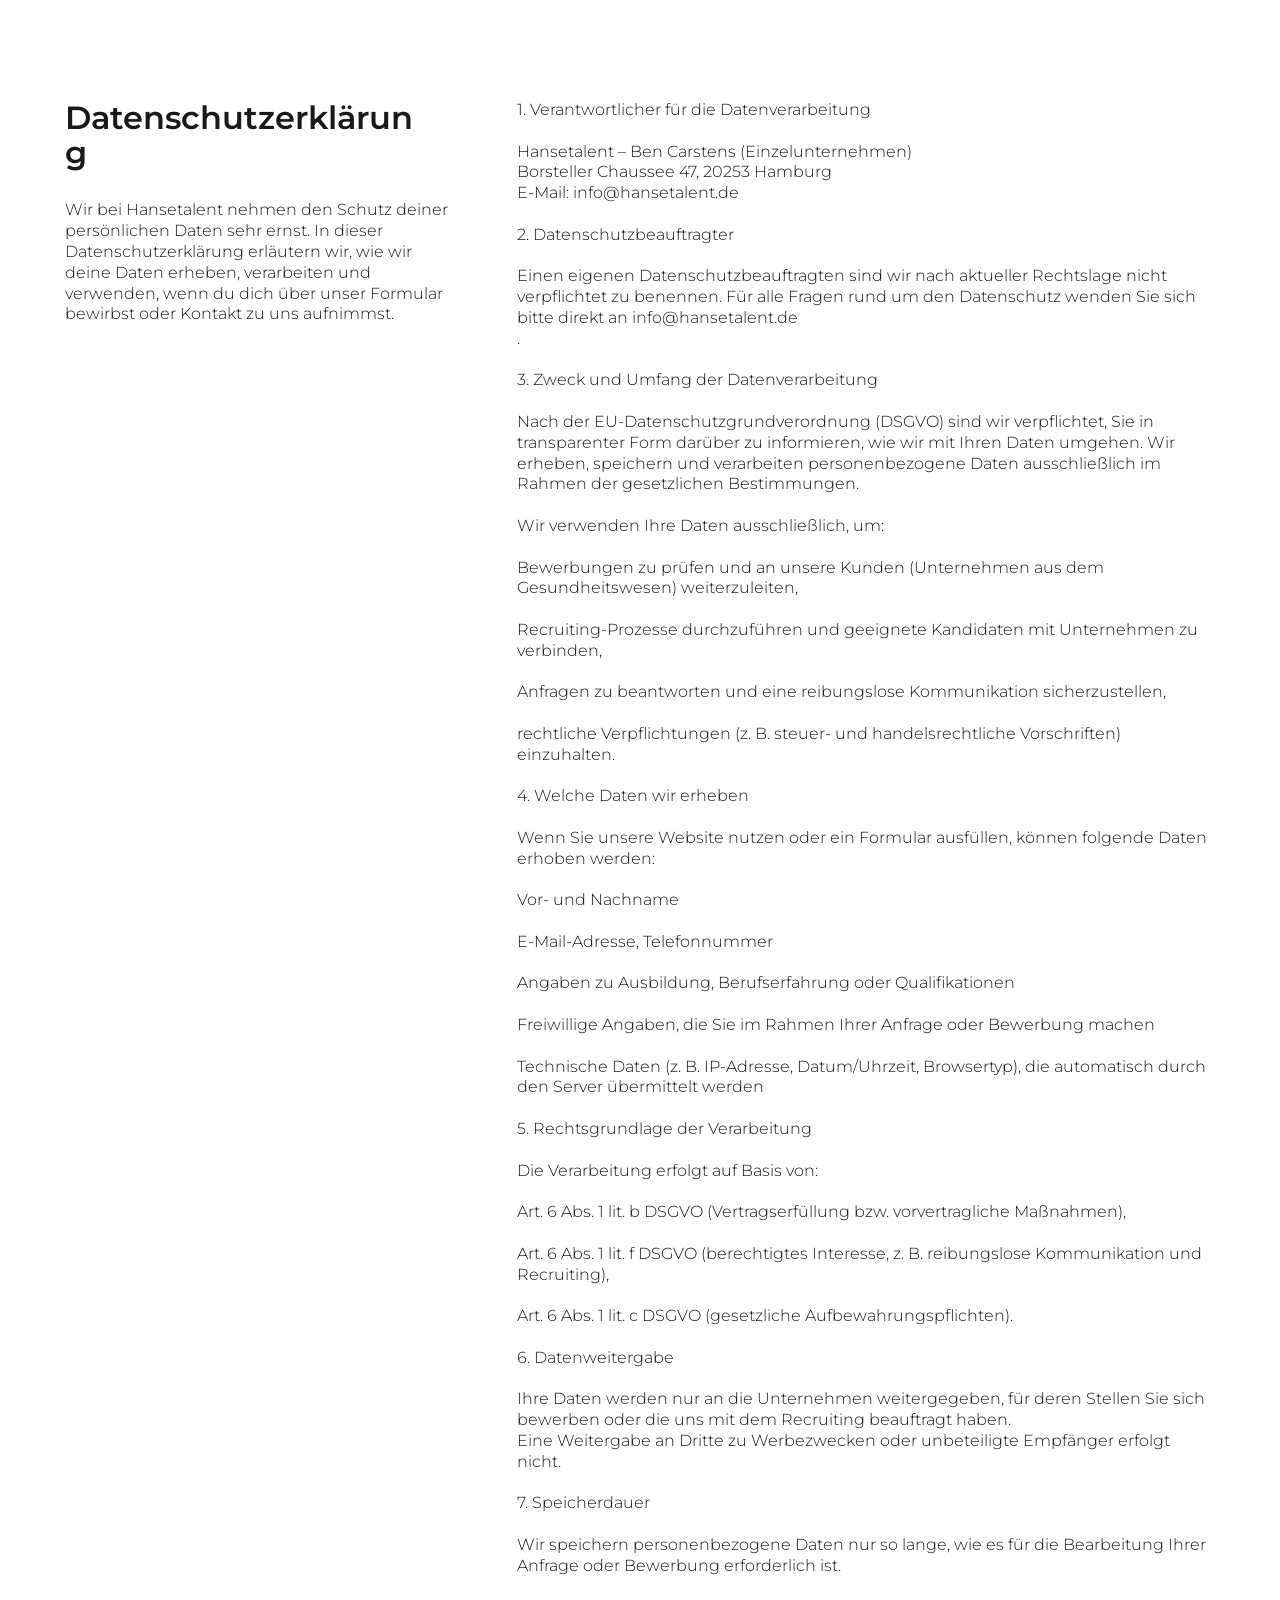
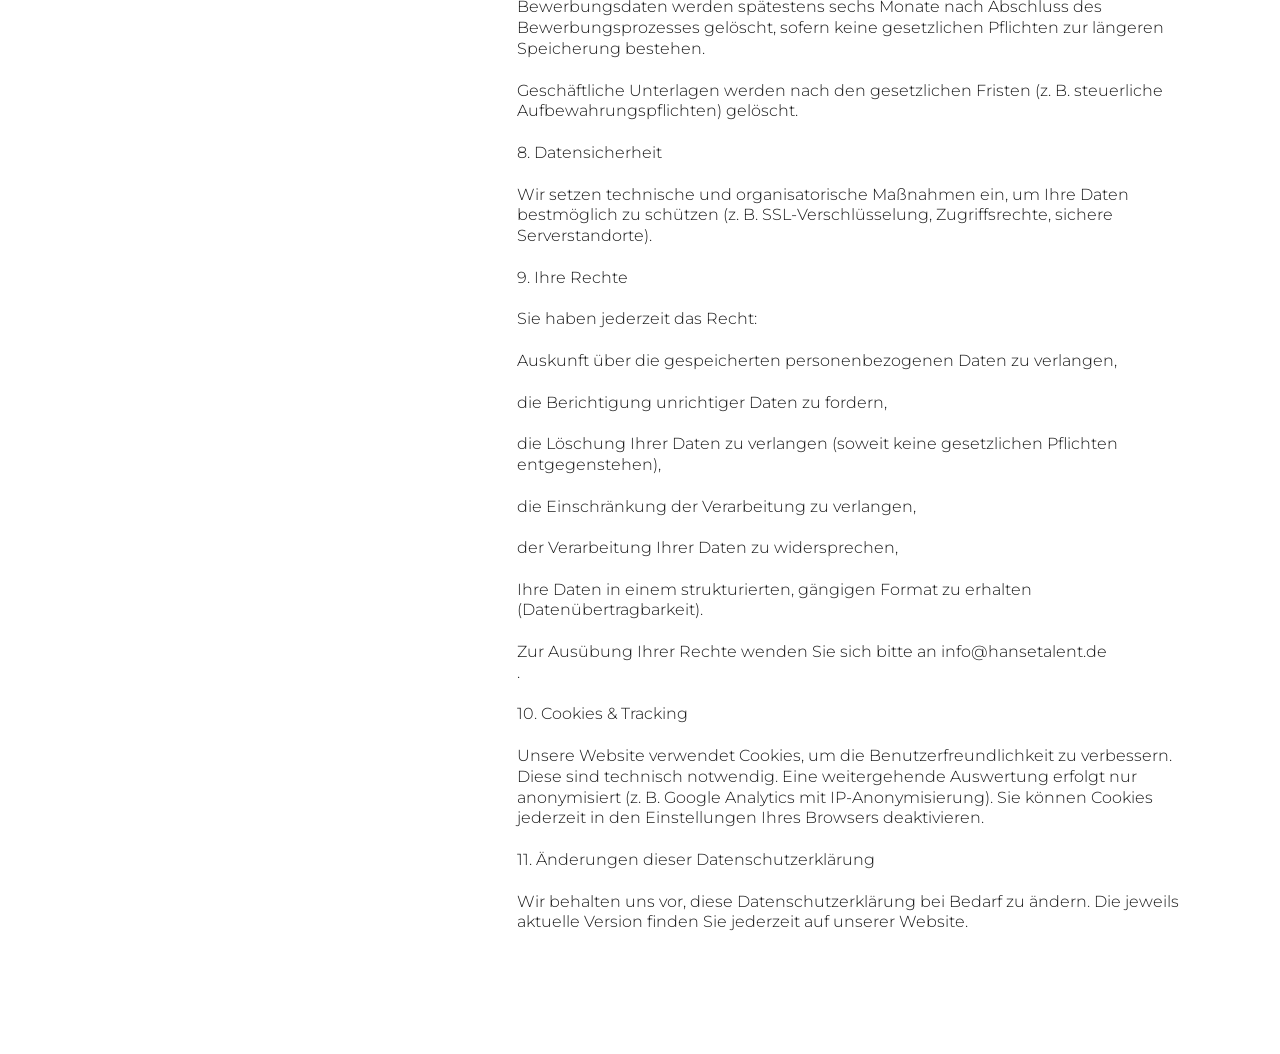
<file: datenschutz/index.html>
<!doctype html>
<html prefix="og: http://ogp.me/ns#" lang="de">
<head>
<meta name="robots" content="noindex, nofollow, noimageindex">
    <meta charset="utf-8">
        <meta name="viewport" content="width=device-width,initial-scale=1,maximum-scale=1,user-scalable=no">
        
<meta name="google-site-verification" content="YNLt7IyjlZBunSrmdlM658lR-iMbN6BPQynsqeOpFD0" />






    <title>Datenschutz</title>









<meta property="og:type" content="website" />

<meta property="og:title" content="Datenschutz">

<meta property="og:url" content="https://hansetalent.de/datenschutz" />
<meta property="og:site_name" content="Hansetalent" />

    



<script type="application/ld+json">
{
  "@context": "https://schema.org",
  "@type": "WebSite",
  "name": "Hansetalent",
  "url": "https://hansetalent.de"
}
</script>










<link rel="sitemap" type="application/xml" title="Sitemap" href="https://hansetalent.de/sitemap.xml">




<link rel="canonical" href="https://hansetalent.de/datenschutz" />
    
<script data-cookieconsent="ignore" id="one-runtime-importmap" type="importmap">
    {
        "imports": {
            "react": "/one-runtime/react.mjs",
            "react-dom": "/one-runtime/react-dom.mjs",
            "react-dom/client": "/one-runtime/react-dom-client.mjs",
            "react/jsx-runtime": "/one-runtime/react-jsx-runtime.mjs",
            "mobx": "/one-runtime/mobx.mjs",
            "mobx-react": "/one-runtime/mobx-react.mjs",
            "framer-motion": "/one-runtime/framer-motion.mjs",
            "motion/react": "/one-runtime/framer-motion.mjs"
        }
    }
</script>


    <link rel="icon" type="img/png" sizes="16x16" href="../assets/8d6460801b0468.png">
<link rel="icon" type="img/png" sizes="32x32" href="../assets/1c5429a37d6791.png">
<link rel="icon" type="img/png" sizes="144x144" href="../assets/f3c9b4e525f8c8.png">    
<script data-cookieconsent="ignore">
(function () {
    if (!/Instagram|FBAN|FBAV|FB_IAB/.test(navigator.userAgent)) { return; }
    if (window.location.hash) { return; }

    var restoreScrollRestoration = false;
    try {
        if ('scrollRestoration' in history && history.scrollRestoration === 'auto') {
            history.scrollRestoration = 'manual';
            restoreScrollRestoration = true;
        }
    } catch (e) {}

    var armedUntil = Date.now() + 15000;
    var maxCorrections = 6;
    var corrections = 0;
    var lastY = window.scrollY || 0;
    var lastT = Date.now();
    var userTouching = false;
    var touchedAt = 0;

    function onGestureStart(e) { if (e.isTrusted) { userTouching = true; touchedAt = Date.now(); } }
    function onGestureEnd(e) { if (e.isTrusted) { touchedAt = Date.now(); userTouching = false; } }
    function onGesture(e) { if (e.isTrusted) { touchedAt = Date.now(); } }

    window.addEventListener('touchstart', onGestureStart, { capture: true, passive: true });
    window.addEventListener('touchend', onGestureEnd, { capture: true, passive: true });
    window.addEventListener('touchcancel', onGestureEnd, { capture: true, passive: true });
    window.addEventListener('pointerdown', onGesture, { capture: true, passive: true });
    window.addEventListener('keydown', onGesture, { capture: true, passive: true });

    function tick() {
        var now = Date.now();
        var y = window.scrollY;
        var dt = now - lastT;
        var dy = y - lastY;

        var jumpThreshold = Math.max(window.innerHeight * 1.5, 800);
        var recentGesture = userTouching || (now - touchedAt < 1000);

        if (dy > jumpThreshold && dt < 250 && !recentGesture && corrections < maxCorrections) {
            window.scrollTo(0, lastY);
            y = lastY;
            corrections++;
        }

        lastY = y;
        lastT = now;

        if (now < armedUntil) {
            requestAnimationFrame(tick);
        } else if (restoreScrollRestoration) {
            try { history.scrollRestoration = 'auto'; } catch (e) {}
        }
    }
    requestAnimationFrame(tick);
})();
</script>
    

<script type="text/javascript">
    
    var _execAfterConsentFns = [];
    function _collectConsentFn(fn) {
        _execAfterConsentFns.push(fn);
    }
    
    function _execCollectedConsentFns() {
        while (_execAfterConsentFns.length > 0) {
            var fn = _execAfterConsentFns.shift();
            if (fn) { fn() }
        }
    }
    
    
    
    function _execAfterConsent(category, fn) {
        if (window.onepagePrivacyLib) { window.onepagePrivacyLib.exec(category, fn); } else { fn(); }
    }
    function _execAfterPrivacyLibLoad(fn) {
        if (window.onepagePrivacyLib) { console.log('_execAfterPrivacyLibLoad',{fn}); window.onepagePrivacyLib.execAfterLoad(fn); } else { fn(); }
    }
</script>    


    
    <style data-href="../assets/5344bcc26b0530.css">.con-kit-component-spacer{display:flex;position:relative;overflow:visible!important}.con-kit-component-spacer__handler{position:absolute;display:flex;align-items:center;justify-content:center;min-width:8px;min-height:8px;width:100%;height:100%;top:50%;left:50%;transform:translate(-50%,-50%);z-index:10000;pointer-events:none}.con-kit-component-spacer__handler:before{position:absolute;top:50%;left:50%;transform:translate(-50%,-50%);background:rgba(var(--color-text),.05);height:4px;width:60px;border-radius:100px;opacity:0}.con-kit-component-spacer__handler:hover:before{opacity:1}[data-row-id] .con-kit-component-spacer{height:var(--a-indent-lg);width:100%}@media(max-width:992px){[data-row-id] .con-kit-component-spacer{height:var(--a-indent-md,var(--a-indent-lg))}}.con-builder-site-preview-scale_mobile [data-row-id] .con-kit-component-spacer{height:var(--a-indent-md,var(--a-indent-lg))}@media(max-width:768px){[data-row-id] .con-kit-component-spacer{height:var(--a-indent-sm,var(--a-indent-md,var(--a-indent-lg)))}}.con-builder-site-preview-scale_mobile [data-row-id] .con-kit-component-spacer{height:var(--a-indent-sm,var(--a-indent-md,var(--a-indent-lg)))}[data-atom][data-mode=vertical] .con-kit-component-spacer{height:var(--a-indent-lg);width:100%}@media(max-width:992px){[data-atom][data-mode=vertical] .con-kit-component-spacer{height:var(--a-indent-md,var(--a-indent-lg))}}.con-builder-site-preview-scale_mobile [data-atom][data-mode=vertical] .con-kit-component-spacer{height:var(--a-indent-md,var(--a-indent-lg))}@media(max-width:768px){[data-atom][data-mode=vertical] .con-kit-component-spacer{height:var(--a-indent-sm,var(--a-indent-md,var(--a-indent-lg)))}}.con-builder-site-preview-scale_mobile [data-atom][data-mode=vertical] .con-kit-component-spacer{height:var(--a-indent-sm,var(--a-indent-md,var(--a-indent-lg)))}.con-kit-progress-bar .con-kit-component-spacer{height:var(--a-indent-lg);width:100%}.con-kit-component-full-size.con-kit-component-full-size--enable .con-kit-component-full-size__block,[data-molecule][data-kit-frame=transparent] [data-atom][data-mode=vertical][data-options~=fullSize][data-atom=before-after] .con-kit-atom-before-after,[data-molecule][data-kit-frame=transparent] [data-atom][data-mode=vertical][data-options~=fullSize][data-atom=gallery] .con-kit-component-grid-list,[data-molecule][data-kit-frame=transparent] [data-atom][data-mode=vertical][data-options~=fullSize][data-atom=gallery] .con-kit-component-marquee,[data-molecule][data-kit-frame=transparent] [data-atom][data-mode=vertical][data-options~=fullSize][data-atom=gallery] .con-kit-component-masonry,[data-molecule][data-kit-frame=transparent] [data-atom][data-mode=vertical][data-options~=fullSize][data-atom=gallery] .con-kit-component-masonry-horizontal,[data-molecule][data-kit-frame=transparent] [data-atom][data-mode=vertical][data-options~=fullSize][data-atom=gallery] .con-kit-component-slider,[data-molecule][data-kit-frame=transparent] [data-atom][data-mode=vertical][data-options~=fullSize][data-atom=image] .con-kit-component-image--empty,[data-molecule][data-kit-frame=transparent] [data-atom][data-mode=vertical][data-options~=fullSize][data-atom=image] .con-kit-component-image__overlay,[data-molecule][data-kit-frame=transparent] [data-atom][data-mode=vertical][data-options~=fullSize][data-atom=image] .con-kit-component-image__overlay-content,[data-molecule][data-kit-frame=transparent] [data-atom][data-mode=vertical][data-options~=fullSize][data-atom=image] .con-kit-component-resizer__inner,[data-molecule][data-kit-frame=transparent] [data-atom][data-mode=vertical][data-options~=fullSize][data-atom=image] .con-kit-fade-box,[data-molecule][data-kit-frame=transparent] [data-atom][data-mode=vertical][data-options~=fullSize][data-atom=map] .con-kit-component-map__content,[data-molecule][data-kit-frame=transparent] [data-atom][data-mode=vertical][data-options~=fullSize][data-atom=map] .con-kit-component-resizer__inner,[data-molecule][data-kit-frame=transparent] [data-atom][data-mode=vertical][data-options~=fullSize][data-atom=map] .one-kit-cookie-content-blocker-placeholder,[data-molecule][data-kit-frame=transparent] [data-atom][data-mode=vertical][data-options~=fullSize][data-atom=video] .con-kit-component-resizer__inner,[data-molecule][data-kit-frame=transparent] [data-atom][data-mode=vertical][data-options~=fullSize][data-atom=video] .con-kit-component-video-player,[data-molecule][data-kit-frame=transparent] [data-atom][data-mode=vertical][data-options~=fullSize][data-atom=video] .con-kit-component-video-preview,[data-molecule][data-kit-frame=transparent] [data-atom][data-mode=vertical][data-options~=fullSize][data-atom=video] .con-kit-component-video.con-kit-component-video--type-embedded,[data-molecule][data-kit-frame=transparent] [data-atom][data-mode=vertical][data-options~=fullSize][data-atom=video] .one-kit-cookie-content-blocker-placeholder{width:calc(100% + var(--atom-fullsize-left, 0px) + var(--atom-fullsize-right, 0px));min-height:var(--atom-full-size-min-height);height:calc(100% + var(--atom-fullsize-top, 0px) + var(--atom-fullsize-bottom, 0px));--one-kit-radius:0;border-radius:var(--one-kit-radius-top-left,0) var(--one-kit-radius-top-right,0) var(--one-kit-radius-bottom-right,0) var(--one-kit-radius-bottom-left,0);box-shadow:none;margin:calc(var(--atom-fullsize-top, 0px) * -1) calc(var(--atom-fullsize-right, 0px) * -1) calc(var(--atom-fullsize-bottom, 0px) * -1) calc(var(--atom-fullsize-left, 0px) * -1)}.con-kit-component-full-size.con-kit-component-full-size--enable [data-atom]:first-child .con-kit-component-full-size__block,[data-atom]:first-child .con-kit-component-full-size.con-kit-component-full-size--enable .con-kit-component-full-size__block,[data-atom]:first-child [data-molecule][data-kit-frame=transparent] [data-atom][data-mode=vertical][data-options~=fullSize][data-atom=before-after] .con-kit-atom-before-after,[data-atom]:first-child [data-molecule][data-kit-frame=transparent] [data-atom][data-mode=vertical][data-options~=fullSize][data-atom=gallery] .con-kit-component-grid-list,[data-atom]:first-child [data-molecule][data-kit-frame=transparent] [data-atom][data-mode=vertical][data-options~=fullSize][data-atom=gallery] .con-kit-component-marquee,[data-atom]:first-child [data-molecule][data-kit-frame=transparent] [data-atom][data-mode=vertical][data-options~=fullSize][data-atom=gallery] .con-kit-component-masonry,[data-atom]:first-child [data-molecule][data-kit-frame=transparent] [data-atom][data-mode=vertical][data-options~=fullSize][data-atom=gallery] .con-kit-component-masonry-horizontal,[data-atom]:first-child [data-molecule][data-kit-frame=transparent] [data-atom][data-mode=vertical][data-options~=fullSize][data-atom=gallery] .con-kit-component-slider,[data-atom]:first-child [data-molecule][data-kit-frame=transparent] [data-atom][data-mode=vertical][data-options~=fullSize][data-atom=image] .con-kit-component-image--empty,[data-atom]:first-child [data-molecule][data-kit-frame=transparent] [data-atom][data-mode=vertical][data-options~=fullSize][data-atom=image] .con-kit-component-image__overlay,[data-atom]:first-child [data-molecule][data-kit-frame=transparent] [data-atom][data-mode=vertical][data-options~=fullSize][data-atom=image] .con-kit-component-image__overlay-content,[data-atom]:first-child [data-molecule][data-kit-frame=transparent] [data-atom][data-mode=vertical][data-options~=fullSize][data-atom=image] .con-kit-component-resizer__inner,[data-atom]:first-child [data-molecule][data-kit-frame=transparent] [data-atom][data-mode=vertical][data-options~=fullSize][data-atom=image] .con-kit-fade-box,[data-atom]:first-child [data-molecule][data-kit-frame=transparent] [data-atom][data-mode=vertical][data-options~=fullSize][data-atom=map] .con-kit-component-map__content,[data-atom]:first-child [data-molecule][data-kit-frame=transparent] [data-atom][data-mode=vertical][data-options~=fullSize][data-atom=map] .con-kit-component-resizer__inner,[data-atom]:first-child [data-molecule][data-kit-frame=transparent] [data-atom][data-mode=vertical][data-options~=fullSize][data-atom=map] .one-kit-cookie-content-blocker-placeholder,[data-atom]:first-child [data-molecule][data-kit-frame=transparent] [data-atom][data-mode=vertical][data-options~=fullSize][data-atom=video] .con-kit-component-resizer__inner,[data-atom]:first-child [data-molecule][data-kit-frame=transparent] [data-atom][data-mode=vertical][data-options~=fullSize][data-atom=video] .con-kit-component-video-player,[data-atom]:first-child [data-molecule][data-kit-frame=transparent] [data-atom][data-mode=vertical][data-options~=fullSize][data-atom=video] .con-kit-component-video-preview,[data-atom]:first-child [data-molecule][data-kit-frame=transparent] [data-atom][data-mode=vertical][data-options~=fullSize][data-atom=video] .con-kit-component-video.con-kit-component-video--type-embedded,[data-atom]:first-child [data-molecule][data-kit-frame=transparent] [data-atom][data-mode=vertical][data-options~=fullSize][data-atom=video] .one-kit-cookie-content-blocker-placeholder,[data-molecule][data-kit-frame=transparent] [data-atom][data-mode=vertical][data-options~=fullSize][data-atom=before-after] [data-atom]:first-child .con-kit-atom-before-after,[data-molecule][data-kit-frame=transparent] [data-atom][data-mode=vertical][data-options~=fullSize][data-atom=gallery] [data-atom]:first-child .con-kit-component-grid-list,[data-molecule][data-kit-frame=transparent] [data-atom][data-mode=vertical][data-options~=fullSize][data-atom=gallery] [data-atom]:first-child .con-kit-component-marquee,[data-molecule][data-kit-frame=transparent] [data-atom][data-mode=vertical][data-options~=fullSize][data-atom=gallery] [data-atom]:first-child .con-kit-component-masonry,[data-molecule][data-kit-frame=transparent] [data-atom][data-mode=vertical][data-options~=fullSize][data-atom=gallery] [data-atom]:first-child .con-kit-component-masonry-horizontal,[data-molecule][data-kit-frame=transparent] [data-atom][data-mode=vertical][data-options~=fullSize][data-atom=gallery] [data-atom]:first-child .con-kit-component-slider,[data-molecule][data-kit-frame=transparent] [data-atom][data-mode=vertical][data-options~=fullSize][data-atom=image] [data-atom]:first-child .con-kit-component-image--empty,[data-molecule][data-kit-frame=transparent] [data-atom][data-mode=vertical][data-options~=fullSize][data-atom=image] [data-atom]:first-child .con-kit-component-image__overlay,[data-molecule][data-kit-frame=transparent] [data-atom][data-mode=vertical][data-options~=fullSize][data-atom=image] [data-atom]:first-child .con-kit-component-image__overlay-content,[data-molecule][data-kit-frame=transparent] [data-atom][data-mode=vertical][data-options~=fullSize][data-atom=image] [data-atom]:first-child .con-kit-component-resizer__inner,[data-molecule][data-kit-frame=transparent] [data-atom][data-mode=vertical][data-options~=fullSize][data-atom=image] [data-atom]:first-child .con-kit-fade-box,[data-molecule][data-kit-frame=transparent] [data-atom][data-mode=vertical][data-options~=fullSize][data-atom=map] [data-atom]:first-child .con-kit-component-map__content,[data-molecule][data-kit-frame=transparent] [data-atom][data-mode=vertical][data-options~=fullSize][data-atom=map] [data-atom]:first-child .con-kit-component-resizer__inner,[data-molecule][data-kit-frame=transparent] [data-atom][data-mode=vertical][data-options~=fullSize][data-atom=map] [data-atom]:first-child .one-kit-cookie-content-blocker-placeholder,[data-molecule][data-kit-frame=transparent] [data-atom][data-mode=vertical][data-options~=fullSize][data-atom=video] [data-atom]:first-child .con-kit-component-resizer__inner,[data-molecule][data-kit-frame=transparent] [data-atom][data-mode=vertical][data-options~=fullSize][data-atom=video] [data-atom]:first-child .con-kit-component-video-player,[data-molecule][data-kit-frame=transparent] [data-atom][data-mode=vertical][data-options~=fullSize][data-atom=video] [data-atom]:first-child .con-kit-component-video-preview,[data-molecule][data-kit-frame=transparent] [data-atom][data-mode=vertical][data-options~=fullSize][data-atom=video] [data-atom]:first-child .con-kit-component-video.con-kit-component-video--type-embedded,[data-molecule][data-kit-frame=transparent] [data-atom][data-mode=vertical][data-options~=fullSize][data-atom=video] [data-atom]:first-child .one-kit-cookie-content-blocker-placeholder{margin-bottom:0!important}.con-kit-component-full-size.con-kit-component-full-size--enable [data-atom]:last-child .con-kit-component-full-size__block,[data-atom]:last-child .con-kit-component-full-size.con-kit-component-full-size--enable .con-kit-component-full-size__block,[data-atom]:last-child [data-molecule][data-kit-frame=transparent] [data-atom][data-mode=vertical][data-options~=fullSize][data-atom=before-after] .con-kit-atom-before-after,[data-atom]:last-child [data-molecule][data-kit-frame=transparent] [data-atom][data-mode=vertical][data-options~=fullSize][data-atom=gallery] .con-kit-component-grid-list,[data-atom]:last-child [data-molecule][data-kit-frame=transparent] [data-atom][data-mode=vertical][data-options~=fullSize][data-atom=gallery] .con-kit-component-marquee,[data-atom]:last-child [data-molecule][data-kit-frame=transparent] [data-atom][data-mode=vertical][data-options~=fullSize][data-atom=gallery] .con-kit-component-masonry,[data-atom]:last-child [data-molecule][data-kit-frame=transparent] [data-atom][data-mode=vertical][data-options~=fullSize][data-atom=gallery] .con-kit-component-masonry-horizontal,[data-atom]:last-child [data-molecule][data-kit-frame=transparent] [data-atom][data-mode=vertical][data-options~=fullSize][data-atom=gallery] .con-kit-component-slider,[data-atom]:last-child [data-molecule][data-kit-frame=transparent] [data-atom][data-mode=vertical][data-options~=fullSize][data-atom=image] .con-kit-component-image--empty,[data-atom]:last-child [data-molecule][data-kit-frame=transparent] [data-atom][data-mode=vertical][data-options~=fullSize][data-atom=image] .con-kit-component-image__overlay,[data-atom]:last-child [data-molecule][data-kit-frame=transparent] [data-atom][data-mode=vertical][data-options~=fullSize][data-atom=image] .con-kit-component-image__overlay-content,[data-atom]:last-child [data-molecule][data-kit-frame=transparent] [data-atom][data-mode=vertical][data-options~=fullSize][data-atom=image] .con-kit-component-resizer__inner,[data-atom]:last-child [data-molecule][data-kit-frame=transparent] [data-atom][data-mode=vertical][data-options~=fullSize][data-atom=image] .con-kit-fade-box,[data-atom]:last-child [data-molecule][data-kit-frame=transparent] [data-atom][data-mode=vertical][data-options~=fullSize][data-atom=map] .con-kit-component-map__content,[data-atom]:last-child [data-molecule][data-kit-frame=transparent] [data-atom][data-mode=vertical][data-options~=fullSize][data-atom=map] .con-kit-component-resizer__inner,[data-atom]:last-child [data-molecule][data-kit-frame=transparent] [data-atom][data-mode=vertical][data-options~=fullSize][data-atom=map] .one-kit-cookie-content-blocker-placeholder,[data-atom]:last-child [data-molecule][data-kit-frame=transparent] [data-atom][data-mode=vertical][data-options~=fullSize][data-atom=video] .con-kit-component-resizer__inner,[data-atom]:last-child [data-molecule][data-kit-frame=transparent] [data-atom][data-mode=vertical][data-options~=fullSize][data-atom=video] .con-kit-component-video-player,[data-atom]:last-child [data-molecule][data-kit-frame=transparent] [data-atom][data-mode=vertical][data-options~=fullSize][data-atom=video] .con-kit-component-video-preview,[data-atom]:last-child [data-molecule][data-kit-frame=transparent] [data-atom][data-mode=vertical][data-options~=fullSize][data-atom=video] .con-kit-component-video.con-kit-component-video--type-embedded,[data-atom]:last-child [data-molecule][data-kit-frame=transparent] [data-atom][data-mode=vertical][data-options~=fullSize][data-atom=video] .one-kit-cookie-content-blocker-placeholder,[data-molecule][data-kit-frame=transparent] [data-atom][data-mode=vertical][data-options~=fullSize][data-atom=before-after] [data-atom]:last-child .con-kit-atom-before-after,[data-molecule][data-kit-frame=transparent] [data-atom][data-mode=vertical][data-options~=fullSize][data-atom=gallery] [data-atom]:last-child .con-kit-component-grid-list,[data-molecule][data-kit-frame=transparent] [data-atom][data-mode=vertical][data-options~=fullSize][data-atom=gallery] [data-atom]:last-child .con-kit-component-marquee,[data-molecule][data-kit-frame=transparent] [data-atom][data-mode=vertical][data-options~=fullSize][data-atom=gallery] [data-atom]:last-child .con-kit-component-masonry,[data-molecule][data-kit-frame=transparent] [data-atom][data-mode=vertical][data-options~=fullSize][data-atom=gallery] [data-atom]:last-child .con-kit-component-masonry-horizontal,[data-molecule][data-kit-frame=transparent] [data-atom][data-mode=vertical][data-options~=fullSize][data-atom=gallery] [data-atom]:last-child .con-kit-component-slider,[data-molecule][data-kit-frame=transparent] [data-atom][data-mode=vertical][data-options~=fullSize][data-atom=image] [data-atom]:last-child .con-kit-component-image--empty,[data-molecule][data-kit-frame=transparent] [data-atom][data-mode=vertical][data-options~=fullSize][data-atom=image] [data-atom]:last-child .con-kit-component-image__overlay,[data-molecule][data-kit-frame=transparent] [data-atom][data-mode=vertical][data-options~=fullSize][data-atom=image] [data-atom]:last-child .con-kit-component-image__overlay-content,[data-molecule][data-kit-frame=transparent] [data-atom][data-mode=vertical][data-options~=fullSize][data-atom=image] [data-atom]:last-child .con-kit-component-resizer__inner,[data-molecule][data-kit-frame=transparent] [data-atom][data-mode=vertical][data-options~=fullSize][data-atom=image] [data-atom]:last-child .con-kit-fade-box,[data-molecule][data-kit-frame=transparent] [data-atom][data-mode=vertical][data-options~=fullSize][data-atom=map] [data-atom]:last-child .con-kit-component-map__content,[data-molecule][data-kit-frame=transparent] [data-atom][data-mode=vertical][data-options~=fullSize][data-atom=map] [data-atom]:last-child .con-kit-component-resizer__inner,[data-molecule][data-kit-frame=transparent] [data-atom][data-mode=vertical][data-options~=fullSize][data-atom=map] [data-atom]:last-child .one-kit-cookie-content-blocker-placeholder,[data-molecule][data-kit-frame=transparent] [data-atom][data-mode=vertical][data-options~=fullSize][data-atom=video] [data-atom]:last-child .con-kit-component-resizer__inner,[data-molecule][data-kit-frame=transparent] [data-atom][data-mode=vertical][data-options~=fullSize][data-atom=video] [data-atom]:last-child .con-kit-component-video-player,[data-molecule][data-kit-frame=transparent] [data-atom][data-mode=vertical][data-options~=fullSize][data-atom=video] [data-atom]:last-child .con-kit-component-video-preview,[data-molecule][data-kit-frame=transparent] [data-atom][data-mode=vertical][data-options~=fullSize][data-atom=video] [data-atom]:last-child .con-kit-component-video.con-kit-component-video--type-embedded,[data-molecule][data-kit-frame=transparent] [data-atom][data-mode=vertical][data-options~=fullSize][data-atom=video] [data-atom]:last-child .one-kit-cookie-content-blocker-placeholder{margin-top:0!important}[data-molecule][data-kit-frame=transparent] [data-atom][data-mode=vertical][data-options~=fullSize][data-atom=line] .con-kit-atom-line__inside,[data-molecule][data-kit-options=fullSize] .con-kit-component-marquee,[data-molecule][data-kit-options=fullSize] .one-control-marquee-edit-draw{width:calc(100% + var(--atom-fullsize-left, 0px) + var(--atom-fullsize-right, 0px));box-shadow:none;margin:0 calc(var(--atom-fullsize-right, 0px) * -1) 0 calc(var(--atom-fullsize-left, 0px) * -1)}.con-kit-organism .con-kit-layout{--base-container-width:calc(var(--grid-container__width-override, var(--grid-container__width)));--__mfs-cols_with:calc(var(--base-container-width) / 24 * var(--grid-row__cols));--__mfs-not_use_cols_width:calc(((var(--base-container-width) / 24) * (24 - var(--grid-row__cols))));--__mfs-space_between_window:calc(var(--con-kit-window-width-override, var(--con-kit-window-width, 100vw)) - var(--grid-container__width-override, var(--grid-container__width)));--__mfs-space_col_window:calc(var(--__mfs-space_between_window) / 2)}@media(max-width:768px){.con-kit-organism .con-kit-layout{--__mfs-space_col_window:calc(var(--organism-bg-padding))}}.con-builder-site-preview-scale_mobile .con-kit-organism .con-kit-layout{--__mfs-space_col_window:calc(var(--organism-bg-padding))}.con-kit-organism .con-kit-col{--one-column-width:calc(var(--grid-container__width-override, var(--grid-container__width)) / 24 * var(--grid-col-current))}.con-kit-organism:not(.con-kit-modal) .con-kit-container--style-transparent{--base-width:100vw;--base-top:var(--layout-padding-top);--base-bottom:var(--layout-padding-bottom)}.con-kit-organism:not(.con-kit-modal) .con-kit-container--style-transparent [data-kit-radius]{--one-kit-radius-top-left:0px;--one-kit-radius-top-right:0px;--one-kit-radius-bottom-right:0px;--one-kit-radius-bottom-left:0px}.con-kit-organism:not(.con-kit-modal) .con-kit-container--style-line,.con-kit-organism:not(.con-kit-modal) .con-kit-container--style-solid{--base-width:calc(var(--grid-container__width) + (var(--one-kit-container-padding) * 2));--base-top:var(--one-kit-container-padding);--base-bottom:var(--one-kit-container-padding)}.con-kit-organism:not(.con-kit-modal) .con-kit-row--style-line,.con-kit-organism:not(.con-kit-modal) .con-kit-row--style-solid{--base-width:calc(var(--grid-container__width) + (var(--one-kit-row-padding) * 2));--base-top:var(--one-kit-row-padding);--base-bottom:var(--one-kit-row-padding);--base-container-width:calc(var(--grid-container__width-override, var(--grid-container__width)) + (var(--horizontal-column-spacing) * 2) - var(--one-kit-row-padding, 0px));--__mfs-not_use_cols_width:calc(((var(--base-container-width) / 24) * (24 - var(--grid-row__cols))))}@media(max-width:768px){.con-kit-organism:not(.con-kit-modal) .con-kit-row--style-line,.con-kit-organism:not(.con-kit-modal) .con-kit-row--style-solid{--base-container-width:calc(var(--grid-container__width-override, var(--grid-container__width)))}}.con-builder-site-preview-scale_mobile .con-kit-organism:not(.con-kit-modal) .con-kit-row--style-line,.con-builder-site-preview-scale_mobile .con-kit-organism:not(.con-kit-modal) .con-kit-row--style-solid{--base-container-width:calc(var(--grid-container__width-override, var(--grid-container__width)))}.con-kit-organism:not(.con-kit-modal) .con-kit-row--style-line [data-molecule][data-kit-frame=transparent] [data-atom][data-options~=fullSize]:last-child .con-kit-component-spacer,.con-kit-organism:not(.con-kit-modal) .con-kit-row--style-solid [data-molecule][data-kit-frame=transparent] [data-atom][data-options~=fullSize]:last-child .con-kit-component-spacer{display:none}.con-kit-organism:not(.con-kit-modal).con-kit-megamenu .con-kit-container--style-transparent{--base-width:calc(var(--grid-container__width) + (var(--one-kit-container-padding) * 2));--base-top:var(--one-kit-container-padding);--base-bottom:var(--one-kit-container-padding)}.con-kit-organism:not(.con-kit-modal).con-kit-megamenu.con-kit-megamenu--width-full .con-kit-container--style-transparent{--base-width:var(--con-kit-window-width-override,var(--con-kit-window-width,100vw));--base-top:var(--layout-padding-top);--base-bottom:var(--layout-padding-bottom)}.con-kit-organism.con-kit-modal .con-kit-organism-background1{--base-width:var(--custom-width-percent);--base-top:calc(var(--layout-padding-top, var(--section-padding-top)) + 1px);--base-bottom:calc(var(--layout-padding-bottom, var(--section-padding-top)) + 1px)}.con-kit-organism [data-molecule][data-kit-frame=transparent] [data-atom][data-options~=fullHorizontal],.con-kit-organism [data-molecule][data-kit-frame=transparent] [data-atom][data-options~=fullSize],.con-kit-organism [data-molecule][data-kit-options~=fullHorizontal],.con-kit-organism [data-molecule][data-kit-options~=fullSize]{--atom-fullsize-left:var(--horizontal-column-spacing);--atom-fullsize-right:var(--horizontal-column-spacing)}.con-kit-organism .con-kit-layout[data-kit-align-horizontal=left][data-kit-grid-type=columns] .con-kit-col--first [data-molecule][data-kit-frame=transparent] [data-atom][data-options~=fullHorizontal],.con-kit-organism .con-kit-layout[data-kit-align-horizontal=left][data-kit-grid-type=columns] .con-kit-col--first [data-molecule][data-kit-frame=transparent] [data-atom][data-options~=fullSize],.con-kit-organism .con-kit-layout[data-kit-align-horizontal=left][data-kit-grid-type=columns] .con-kit-col--first [data-molecule][data-kit-options~=fullHorizontal],.con-kit-organism .con-kit-layout[data-kit-align-horizontal=left][data-kit-grid-type=columns] .con-kit-col--first [data-molecule][data-kit-options~=fullSize]{--atom-fullsize-left:calc((var(--base-width) - var(--grid-container__width)) / 2)}.con-kit-organism .con-kit-layout[data-kit-align-horizontal=left][data-kit-grid-type=columns] .con-kit-col--last [data-molecule][data-kit-frame=transparent] [data-atom][data-options~=fullHorizontal],.con-kit-organism .con-kit-layout[data-kit-align-horizontal=left][data-kit-grid-type=columns] .con-kit-col--last [data-molecule][data-kit-frame=transparent] [data-atom][data-options~=fullSize],.con-kit-organism .con-kit-layout[data-kit-align-horizontal=left][data-kit-grid-type=columns] .con-kit-col--last [data-molecule][data-kit-options~=fullSize] .con-kit-organism .con-kit-layout[data-kit-align-horizontal=left][data-kit-grid-type=columns] .con-kit-col--last [data-molecule][data-kit-options~=fullHorizontal]{--atom-fullsize-right:calc(((var(--base-width) - var(--grid-container__width)) / 2) + var(--__mfs-not_use_cols_width))}.con-kit-organism .con-kit-layout[data-kit-align-horizontal=center][data-kit-grid-type=columns] .con-kit-col--first [data-molecule][data-kit-frame=transparent] [data-atom][data-options~=fullHorizontal],.con-kit-organism .con-kit-layout[data-kit-align-horizontal=center][data-kit-grid-type=columns] .con-kit-col--first [data-molecule][data-kit-frame=transparent] [data-atom][data-options~=fullSize],.con-kit-organism .con-kit-layout[data-kit-align-horizontal=center][data-kit-grid-type=columns] .con-kit-col--first [data-molecule][data-kit-options~=fullHorizontal],.con-kit-organism .con-kit-layout[data-kit-align-horizontal=center][data-kit-grid-type=columns] .con-kit-col--first [data-molecule][data-kit-options~=fullSize]{--atom-fullsize-left:calc((var(--base-width) - var(--__mfs-cols_with)) / 2)}.con-kit-organism .con-kit-layout[data-kit-align-horizontal=center][data-kit-grid-type=columns] .con-kit-col--last [data-molecule][data-kit-frame=transparent] [data-atom][data-options~=fullHorizontal],.con-kit-organism .con-kit-layout[data-kit-align-horizontal=center][data-kit-grid-type=columns] .con-kit-col--last [data-molecule][data-kit-frame=transparent] [data-atom][data-options~=fullSize],.con-kit-organism .con-kit-layout[data-kit-align-horizontal=center][data-kit-grid-type=columns] .con-kit-col--last [data-molecule][data-kit-options~=fullHorizontal],.con-kit-organism .con-kit-layout[data-kit-align-horizontal=center][data-kit-grid-type=columns] .con-kit-col--last [data-molecule][data-kit-options~=fullSize]{--atom-fullsize-right:calc((var(--base-width) - var(--__mfs-cols_with)) / 2)}.con-kit-organism .con-kit-layout[data-kit-align-horizontal=right][data-kit-grid-type=columns] .con-kit-col--first [data-molecule][data-kit-frame=transparent] [data-atom][data-options~=fullHorizontal],.con-kit-organism .con-kit-layout[data-kit-align-horizontal=right][data-kit-grid-type=columns] .con-kit-col--first [data-molecule][data-kit-frame=transparent] [data-atom][data-options~=fullSize],.con-kit-organism .con-kit-layout[data-kit-align-horizontal=right][data-kit-grid-type=columns] .con-kit-col--first [data-molecule][data-kit-options~=fullHorizontal],.con-kit-organism .con-kit-layout[data-kit-align-horizontal=right][data-kit-grid-type=columns] .con-kit-col--first [data-molecule][data-kit-options~=fullSize]{--atom-fullsize-left:calc(((var(--base-width) - var(--grid-container__width)) / 2) + var(--__mfs-not_use_cols_width))}.con-kit-organism .con-kit-layout[data-kit-align-horizontal=right][data-kit-grid-type=columns] .con-kit-col--last [data-molecule][data-kit-frame=transparent] [data-atom][data-options~=fullHorizontal],.con-kit-organism .con-kit-layout[data-kit-align-horizontal=right][data-kit-grid-type=columns] .con-kit-col--last [data-molecule][data-kit-frame=transparent] [data-atom][data-options~=fullSize],.con-kit-organism .con-kit-layout[data-kit-align-horizontal=right][data-kit-grid-type=columns] .con-kit-col--last [data-molecule][data-kit-options~=fullHorizontal],.con-kit-organism .con-kit-layout[data-kit-align-horizontal=right][data-kit-grid-type=columns] .con-kit-col--last [data-molecule][data-kit-options~=fullSize]{--atom-fullsize-right:calc((var(--base-width) - var(--grid-container__width)) / 2)}.con-kit-organism [data-molecule][data-kit-frame=transparent] [data-atom][data-options~=fullSize][data-kit-options~=right]{--atom-fullsize-right:0}@media(min-width:768px)and (max-width:992px){.con-kit-organism .con-kit-container [data-molecule][data-kit-frame=transparent] [data-atom][data-options~=fullSize],.con-kit-organism .con-kit-container [data-molecule][data-kit-options~=fullHorizontal],.con-kit-organism .con-kit-container [data-molecule][data-kit-options~=fullSize]{--atom-fullsize-left:calc((var(--base-width) - var(--__mfs-cols_with)) / 2)!important;--atom-fullsize-right:calc((var(--base-width) - var(--__mfs-cols_with)) / 2)!important}}@media(max-width:768px){.con-kit-organism .con-kit-container [data-molecule][data-kit-frame=transparent] [data-atom][data-options~=fullSize],.con-kit-organism .con-kit-container [data-molecule][data-kit-options~=fullHorizontal],.con-kit-organism .con-kit-container [data-molecule][data-kit-options~=fullSize]{--atom-fullsize-left:24px!important;--atom-fullsize-right:24px!important}}.con-builder-site-preview-scale_mobile .con-kit-organism .con-kit-container [data-molecule][data-kit-frame=transparent] [data-atom][data-options~=fullSize],.con-builder-site-preview-scale_mobile .con-kit-organism .con-kit-container [data-molecule][data-kit-options~=fullHorizontal],.con-builder-site-preview-scale_mobile .con-kit-organism .con-kit-container [data-molecule][data-kit-options~=fullSize]{--atom-fullsize-left:24px!important;--atom-fullsize-right:24px!important}.con-kit-organism .con-kit-section--full-height [data-molecule][data-kit-frame=transparent] [data-atom][data-options~=fullSize],.con-kit-organism .con-kit-section--full-height [data-molecule][data-kit-options~=fullSize]{--atom-fullsize-min-height:100vh}@media(min-width:992px){.con-kit-organism .con-kit-frame .con-kit-row--style-line [data-molecule][data-kit-frame=transparent] [data-atom][data-options~=fullSize]:first-child,.con-kit-organism .con-kit-frame .con-kit-row--style-line [data-molecule][data-kit-frame=transparent] [data-atom][data-options~=fullVertical],.con-kit-organism .con-kit-frame .con-kit-row--style-line [data-molecule][data-kit-options~=fullSize],.con-kit-organism .con-kit-frame .con-kit-row--style-solid [data-molecule][data-kit-frame=transparent] [data-atom][data-options~=fullSize]:first-child,.con-kit-organism .con-kit-frame .con-kit-row--style-solid [data-molecule][data-kit-frame=transparent] [data-atom][data-options~=fullVertical],.con-kit-organism .con-kit-frame .con-kit-row--style-solid [data-molecule][data-kit-options~=fullSize]{--atom-fullsize-top:var(--base-top)}.con-kit-organism .con-kit-frame .con-kit-row--style-line [data-molecule][data-kit-frame=transparent] [data-atom][data-options~=fullSize]:last-child,.con-kit-organism .con-kit-frame .con-kit-row--style-line [data-molecule][data-kit-frame=transparent] [data-atom][data-options~=fullVertical],.con-kit-organism .con-kit-frame .con-kit-row--style-line [data-molecule][data-kit-options~=fullSize],.con-kit-organism .con-kit-frame .con-kit-row--style-solid [data-molecule][data-kit-frame=transparent] [data-atom][data-options~=fullSize]:last-child,.con-kit-organism .con-kit-frame .con-kit-row--style-solid [data-molecule][data-kit-frame=transparent] [data-atom][data-options~=fullVertical],.con-kit-organism .con-kit-frame .con-kit-row--style-solid [data-molecule][data-kit-options~=fullSize]{--atom-fullsize-bottom:var(--base-bottom)}}@media(max-width:992px){.con-kit-organism .con-kit-frame .con-kit-row--style-line [data-kit-grid-type=columns] .con-kit-col--first [data-molecule][data-kit-frame=transparent] [data-atom][data-options~=fullSize]:first-child,.con-kit-organism .con-kit-frame .con-kit-row--style-line [data-kit-grid-type=columns] .con-kit-col--first [data-molecule][data-kit-frame=transparent] [data-atom][data-options~=fullVertical],.con-kit-organism .con-kit-frame .con-kit-row--style-line [data-kit-grid-type=columns] .con-kit-col--first [data-molecule][data-kit-options~=fullSize],.con-kit-organism .con-kit-frame .con-kit-row--style-solid [data-kit-grid-type=columns] .con-kit-col--first [data-molecule][data-kit-frame=transparent] [data-atom][data-options~=fullSize]:first-child,.con-kit-organism .con-kit-frame .con-kit-row--style-solid [data-kit-grid-type=columns] .con-kit-col--first [data-molecule][data-kit-frame=transparent] [data-atom][data-options~=fullVertical],.con-kit-organism .con-kit-frame .con-kit-row--style-solid [data-kit-grid-type=columns] .con-kit-col--first [data-molecule][data-kit-options~=fullSize]{--atom-fullsize-top:calc(var(--base-top))}.con-kit-organism .con-kit-frame .con-kit-row--style-line [data-kit-grid-type=columns] .con-kit-col--last [data-molecule][data-kit-frame=transparent] [data-atom][data-options~=fullSize]:last-child,.con-kit-organism .con-kit-frame .con-kit-row--style-line [data-kit-grid-type=columns] .con-kit-col--last [data-molecule][data-kit-frame=transparent] [data-atom][data-options~=fullVertical],.con-kit-organism .con-kit-frame .con-kit-row--style-line [data-kit-grid-type=columns] .con-kit-col--last [data-molecule][data-kit-options~=fullSize],.con-kit-organism .con-kit-frame .con-kit-row--style-solid [data-kit-grid-type=columns] .con-kit-col--last [data-molecule][data-kit-frame=transparent] [data-atom][data-options~=fullSize]:last-child,.con-kit-organism .con-kit-frame .con-kit-row--style-solid [data-kit-grid-type=columns] .con-kit-col--last [data-molecule][data-kit-frame=transparent] [data-atom][data-options~=fullVertical],.con-kit-organism .con-kit-frame .con-kit-row--style-solid [data-kit-grid-type=columns] .con-kit-col--last [data-molecule][data-kit-options~=fullSize]{--atom-fullsize-bottom:calc(var(--base-bottom))}}.con-builder-site-preview-scale_mobile .con-kit-organism .con-kit-frame .con-kit-row--style-line [data-kit-grid-type=columns] .con-kit-col--first [data-molecule][data-kit-frame=transparent] [data-atom][data-options~=fullSize]:first-child,.con-builder-site-preview-scale_mobile .con-kit-organism .con-kit-frame .con-kit-row--style-line [data-kit-grid-type=columns] .con-kit-col--first [data-molecule][data-kit-frame=transparent] [data-atom][data-options~=fullVertical],.con-builder-site-preview-scale_mobile .con-kit-organism .con-kit-frame .con-kit-row--style-line [data-kit-grid-type=columns] .con-kit-col--first [data-molecule][data-kit-options~=fullSize],.con-builder-site-preview-scale_mobile .con-kit-organism .con-kit-frame .con-kit-row--style-solid [data-kit-grid-type=columns] .con-kit-col--first [data-molecule][data-kit-frame=transparent] [data-atom][data-options~=fullSize]:first-child,.con-builder-site-preview-scale_mobile .con-kit-organism .con-kit-frame .con-kit-row--style-solid [data-kit-grid-type=columns] .con-kit-col--first [data-molecule][data-kit-frame=transparent] [data-atom][data-options~=fullVertical],.con-builder-site-preview-scale_mobile .con-kit-organism .con-kit-frame .con-kit-row--style-solid [data-kit-grid-type=columns] .con-kit-col--first [data-molecule][data-kit-options~=fullSize]{--atom-fullsize-top:calc(var(--base-top))}.con-builder-site-preview-scale_mobile .con-kit-organism .con-kit-frame .con-kit-row--style-line [data-kit-grid-type=columns] .con-kit-col--last [data-molecule][data-kit-frame=transparent] [data-atom][data-options~=fullSize]:last-child,.con-builder-site-preview-scale_mobile .con-kit-organism .con-kit-frame .con-kit-row--style-line [data-kit-grid-type=columns] .con-kit-col--last [data-molecule][data-kit-frame=transparent] [data-atom][data-options~=fullVertical],.con-builder-site-preview-scale_mobile .con-kit-organism .con-kit-frame .con-kit-row--style-line [data-kit-grid-type=columns] .con-kit-col--last [data-molecule][data-kit-options~=fullSize],.con-builder-site-preview-scale_mobile .con-kit-organism .con-kit-frame .con-kit-row--style-solid [data-kit-grid-type=columns] .con-kit-col--last [data-molecule][data-kit-frame=transparent] [data-atom][data-options~=fullSize]:last-child,.con-builder-site-preview-scale_mobile .con-kit-organism .con-kit-frame .con-kit-row--style-solid [data-kit-grid-type=columns] .con-kit-col--last [data-molecule][data-kit-frame=transparent] [data-atom][data-options~=fullVertical],.con-builder-site-preview-scale_mobile .con-kit-organism .con-kit-frame .con-kit-row--style-solid [data-kit-grid-type=columns] .con-kit-col--last [data-molecule][data-kit-options~=fullSize]{--atom-fullsize-bottom:calc(var(--base-bottom))}@media(min-width:992px){.con-kit-organism .con-kit-row:first-child [data-kit-grid-type=columns] [data-molecule][data-kit-frame=transparent] [data-atom][data-options~=fullSize]:first-child,.con-kit-organism .con-kit-row:first-child [data-kit-grid-type=columns] [data-molecule][data-kit-frame=transparent] [data-atom][data-options~=fullVertical],.con-kit-organism .con-kit-row:first-child [data-kit-grid-type=columns] [data-molecule][data-kit-options~=fullSize]{--atom-fullsize-top:calc(var(--base-top))}}@media(max-width:992px){.con-kit-organism .con-kit-row:first-child [data-kit-grid-type=columns][data-kit-grid-type=columns] .con-kit-col--first [data-molecule][data-kit-frame=transparent] [data-atom][data-options~=fullSize]:first-child,.con-kit-organism .con-kit-row:first-child [data-kit-grid-type=columns][data-kit-grid-type=columns] .con-kit-col--first [data-molecule][data-kit-frame=transparent] [data-atom][data-options~=fullVertical]:first-child,.con-kit-organism .con-kit-row:first-child [data-kit-grid-type=columns][data-kit-grid-type=columns] .con-kit-col--first [data-molecule][data-kit-options~=fullSize]{--atom-fullsize-top:calc(var(--base-top))}}.con-builder-site-preview-scale_mobile .con-kit-organism .con-kit-row:first-child [data-kit-grid-type=columns][data-kit-grid-type=columns] .con-kit-col--first [data-molecule][data-kit-frame=transparent] [data-atom][data-options~=fullSize]:first-child,.con-builder-site-preview-scale_mobile .con-kit-organism .con-kit-row:first-child [data-kit-grid-type=columns][data-kit-grid-type=columns] .con-kit-col--first [data-molecule][data-kit-frame=transparent] [data-atom][data-options~=fullVertical]:first-child,.con-builder-site-preview-scale_mobile .con-kit-organism .con-kit-row:first-child [data-kit-grid-type=columns][data-kit-grid-type=columns] .con-kit-col--first [data-molecule][data-kit-options~=fullSize]{--atom-fullsize-top:calc(var(--base-top))}@media(min-width:992px){.con-kit-organism .con-kit-row:last-child [data-kit-grid-type=columns] [data-molecule][data-kit-frame=transparent] [data-atom][data-options~=fullSize]:last-child,.con-kit-organism .con-kit-row:last-child [data-kit-grid-type=columns] [data-molecule][data-kit-frame=transparent] [data-atom][data-options~=fullVertical]{--atom-fullsize-bottom:var(--base-bottom)}}.con-kit-organism .con-kit-row:last-child [data-kit-grid-type=columns] [data-molecule][data-kit-frame=transparent] [data-atom][data-options~=fullSize]:last-child .con-kit-component-spacer,.con-kit-organism .con-kit-row:last-child [data-kit-grid-type=columns] [data-molecule][data-kit-frame=transparent] [data-atom][data-options~=fullVertical] .con-kit-component-spacer{display:none}@media(min-width:992px){.con-kit-organism .con-kit-row:last-child [data-kit-grid-type=columns] [data-molecule][data-kit-frame=transparent] [data-atom][data-options~=fullVertical],.con-kit-organism .con-kit-row:last-child [data-kit-grid-type=columns] [data-molecule][data-kit-options~=fullSize]{--atom-fullsize-bottom:var(--base-bottom)}}@media(max-width:992px){.con-kit-organism .con-kit-row:last-child [data-kit-grid-type=columns][data-kit-grid-type=columns] .con-kit-col--last [data-molecule][data-kit-frame=transparent] [data-atom][data-options~=fullSize]:last-child,.con-kit-organism .con-kit-row:last-child [data-kit-grid-type=columns][data-kit-grid-type=columns] .con-kit-col--last [data-molecule][data-kit-frame=transparent] [data-atom][data-options~=fullVertical],.con-kit-organism .con-kit-row:last-child [data-kit-grid-type=columns][data-kit-grid-type=columns] .con-kit-col--last [data-molecule][data-kit-options~=fullSize]{--atom-fullsize-bottom:var(--base-bottom)}.con-kit-organism .con-kit-row:last-child [data-kit-grid-type=columns][data-kit-grid-type=columns] .con-kit-col--last [data-molecule][data-kit-frame=transparent] [data-atom][data-options~=fullSize]:last-child .con-kit-component-spacer,.con-kit-organism .con-kit-row:last-child [data-kit-grid-type=columns][data-kit-grid-type=columns] .con-kit-col--last [data-molecule][data-kit-frame=transparent] [data-atom][data-options~=fullVertical] .con-kit-component-spacer,.con-kit-organism .con-kit-row:last-child [data-kit-grid-type=columns][data-kit-grid-type=columns] .con-kit-col--last [data-molecule][data-kit-options~=fullSize] .con-kit-component-spacer{display:none}}.con-builder-site-preview-scale_mobile .con-kit-organism .con-kit-row:last-child [data-kit-grid-type=columns][data-kit-grid-type=columns] .con-kit-col--last [data-molecule][data-kit-frame=transparent] [data-atom][data-options~=fullSize]:last-child,.con-builder-site-preview-scale_mobile .con-kit-organism .con-kit-row:last-child [data-kit-grid-type=columns][data-kit-grid-type=columns] .con-kit-col--last [data-molecule][data-kit-frame=transparent] [data-atom][data-options~=fullVertical],.con-builder-site-preview-scale_mobile .con-kit-organism .con-kit-row:last-child [data-kit-grid-type=columns][data-kit-grid-type=columns] .con-kit-col--last [data-molecule][data-kit-options~=fullSize]{--atom-fullsize-bottom:var(--base-bottom)}.con-builder-site-preview-scale_mobile .con-kit-organism .con-kit-row:last-child [data-kit-grid-type=columns][data-kit-grid-type=columns] .con-kit-col--last [data-molecule][data-kit-frame=transparent] [data-atom][data-options~=fullSize]:last-child .con-kit-component-spacer,.con-builder-site-preview-scale_mobile .con-kit-organism .con-kit-row:last-child [data-kit-grid-type=columns][data-kit-grid-type=columns] .con-kit-col--last [data-molecule][data-kit-frame=transparent] [data-atom][data-options~=fullVertical] .con-kit-component-spacer,.con-builder-site-preview-scale_mobile .con-kit-organism .con-kit-row:last-child [data-kit-grid-type=columns][data-kit-grid-type=columns] .con-kit-col--last [data-molecule][data-kit-options~=fullSize] .con-kit-component-spacer{display:none}.con-kit-organism .con-kit-container [data-molecule][data-kit-frame=transparent] [data-atom][data-options~=fullSize][data-options~=disable-right]{--atom-fullsize-right:0px!important}.con-kit-organism .con-kit-container [data-molecule][data-kit-frame=transparent] [data-atom][data-options~=fullSize][data-options~=disable-left]{--atom-fullsize-left:0px!important}.con-kit-organism .con-kit-container [data-molecule][data-kit-frame=transparent] [data-atom][data-options~=fullSize][data-options~=disable-top]{--atom-fullsize-top:0px!important}.con-kit-organism .con-kit-container [data-molecule][data-kit-frame=transparent] [data-atom][data-options~=fullSize][data-options~=disable-bottom]{--atom-fullsize-bottom:0px!important}@media(min-width:992px){.con-kit-organism .con-kit-frame .con-kit-row--style-line [data-kit-grid-type=columns] .con-kit-col--first [data-molecule][data-kit-frame=transparent] [data-atom][data-options~=fullSize][data-atom]:first-child:not([data-atom=gallery]) [data-kit-radius],.con-kit-organism .con-kit-frame .con-kit-row--style-solid [data-kit-grid-type=columns] .con-kit-col--first [data-molecule][data-kit-frame=transparent] [data-atom][data-options~=fullSize][data-atom]:first-child:not([data-atom=gallery]) [data-kit-radius]{--one-kit-radius-top-left:var(--one-kit-row-radius)}.con-kit-organism .con-kit-frame .con-kit-row--style-line [data-kit-grid-type=columns] .con-kit-col--first [data-molecule][data-kit-frame=transparent] [data-atom][data-options~=fullSize][data-atom]:last-child:not([data-atom=gallery]) [data-kit-radius],.con-kit-organism .con-kit-frame .con-kit-row--style-solid [data-kit-grid-type=columns] .con-kit-col--first [data-molecule][data-kit-frame=transparent] [data-atom][data-options~=fullSize][data-atom]:last-child:not([data-atom=gallery]) [data-kit-radius]{--one-kit-radius-bottom-left:var(--one-kit-row-radius)}}@media(max-width:992px){.con-kit-organism .con-kit-frame .con-kit-row--style-line [data-kit-grid-type=columns] .con-kit-col--first [data-molecule][data-kit-frame=transparent] [data-atom][data-options~=fullSize][data-atom]:first-child:not([data-atom=gallery]) [data-kit-radius],.con-kit-organism .con-kit-frame .con-kit-row--style-solid [data-kit-grid-type=columns] .con-kit-col--first [data-molecule][data-kit-frame=transparent] [data-atom][data-options~=fullSize][data-atom]:first-child:not([data-atom=gallery]) [data-kit-radius]{--one-kit-radius-top-left:var(--one-kit-row-radius);--one-kit-radius-top-right:var(--one-kit-row-radius)}}.con-builder-site-preview-scale_mobile .con-kit-organism .con-kit-frame .con-kit-row--style-line [data-kit-grid-type=columns] .con-kit-col--first [data-molecule][data-kit-frame=transparent] [data-atom][data-options~=fullSize][data-atom]:first-child:not([data-atom=gallery]) [data-kit-radius],.con-builder-site-preview-scale_mobile .con-kit-organism .con-kit-frame .con-kit-row--style-solid [data-kit-grid-type=columns] .con-kit-col--first [data-molecule][data-kit-frame=transparent] [data-atom][data-options~=fullSize][data-atom]:first-child:not([data-atom=gallery]) [data-kit-radius]{--one-kit-radius-top-left:var(--one-kit-row-radius);--one-kit-radius-top-right:var(--one-kit-row-radius)}@media(min-width:992px){.con-kit-organism .con-kit-frame .con-kit-row--style-line [data-kit-grid-type=columns] .con-kit-col--last [data-molecule][data-kit-frame=transparent] [data-atom][data-options~=fullSize][data-atom]:first-child:not([data-atom=gallery]) [data-kit-radius],.con-kit-organism .con-kit-frame .con-kit-row--style-solid [data-kit-grid-type=columns] .con-kit-col--last [data-molecule][data-kit-frame=transparent] [data-atom][data-options~=fullSize][data-atom]:first-child:not([data-atom=gallery]) [data-kit-radius]{--one-kit-radius-top-right:var(--one-kit-row-radius)}.con-kit-organism .con-kit-frame .con-kit-row--style-line [data-kit-grid-type=columns] .con-kit-col--last [data-molecule][data-kit-frame=transparent] [data-atom][data-options~=fullSize][data-atom]:last-child:not([data-atom=gallery]) [data-kit-radius],.con-kit-organism .con-kit-frame .con-kit-row--style-solid [data-kit-grid-type=columns] .con-kit-col--last [data-molecule][data-kit-frame=transparent] [data-atom][data-options~=fullSize][data-atom]:last-child:not([data-atom=gallery]) [data-kit-radius]{--one-kit-radius-bottom-right:var(--one-kit-row-radius)}}@media(max-width:992px){.con-kit-organism .con-kit-frame .con-kit-row--style-line [data-kit-grid-type=columns] .con-kit-col--last [data-molecule][data-kit-frame=transparent] [data-atom][data-options~=fullSize][data-atom]:last-child:not([data-atom=gallery]) [data-kit-radius],.con-kit-organism .con-kit-frame .con-kit-row--style-solid [data-kit-grid-type=columns] .con-kit-col--last [data-molecule][data-kit-frame=transparent] [data-atom][data-options~=fullSize][data-atom]:last-child:not([data-atom=gallery]) [data-kit-radius]{--one-kit-radius-bottom-right:var(--one-kit-row-radius);--one-kit-radius-bottom-left:var(--one-kit-row-radius)}}.con-builder-site-preview-scale_mobile .con-kit-organism .con-kit-frame .con-kit-row--style-line [data-kit-grid-type=columns] .con-kit-col--last [data-molecule][data-kit-frame=transparent] [data-atom][data-options~=fullSize][data-atom]:last-child:not([data-atom=gallery]) [data-kit-radius],.con-builder-site-preview-scale_mobile .con-kit-organism .con-kit-frame .con-kit-row--style-solid [data-kit-grid-type=columns] .con-kit-col--last [data-molecule][data-kit-frame=transparent] [data-atom][data-options~=fullSize][data-atom]:last-child:not([data-atom=gallery]) [data-kit-radius]{--one-kit-radius-bottom-right:var(--one-kit-row-radius);--one-kit-radius-bottom-left:var(--one-kit-row-radius)}@media(min-width:992px){.con-kit-organism .con-kit-frame .con-kit-container--style-line .con-kit-row:first-child [data-kit-grid-type=columns][data-kit-grid-type=columns] .con-kit-col--first [data-molecule][data-kit-frame=transparent] [data-atom][data-options~=fullSize][data-atom]:first-child:not([data-atom=gallery]) [data-kit-radius],.con-kit-organism .con-kit-frame .con-kit-container--style-solid .con-kit-row:first-child [data-kit-grid-type=columns][data-kit-grid-type=columns] .con-kit-col--first [data-molecule][data-kit-frame=transparent] [data-atom][data-options~=fullSize][data-atom]:first-child:not([data-atom=gallery]) [data-kit-radius]{--one-kit-radius-top-left:var(--one-kit-container-radius)}.con-kit-organism .con-kit-frame .con-kit-container--style-line .con-kit-row:first-child [data-kit-grid-type=columns][data-kit-grid-type=columns] .con-kit-col--last [data-molecule][data-kit-frame=transparent] [data-atom][data-options~=fullSize][data-atom]:first-child:not([data-atom=gallery]) [data-kit-radius],.con-kit-organism .con-kit-frame .con-kit-container--style-solid .con-kit-row:first-child [data-kit-grid-type=columns][data-kit-grid-type=columns] .con-kit-col--last [data-molecule][data-kit-frame=transparent] [data-atom][data-options~=fullSize][data-atom]:first-child:not([data-atom=gallery]) [data-kit-radius]{--one-kit-radius-top-right:var(--one-kit-container-radius)}.con-kit-organism .con-kit-frame .con-kit-container--style-line .con-kit-row:last-child [data-kit-grid-type=columns][data-kit-grid-type=columns] .con-kit-col--first [data-molecule][data-kit-frame=transparent] [data-atom][data-options~=fullSize][data-atom]:first-child:not([data-atom=gallery]) [data-kit-radius],.con-kit-organism .con-kit-frame .con-kit-container--style-solid .con-kit-row:last-child [data-kit-grid-type=columns][data-kit-grid-type=columns] .con-kit-col--first [data-molecule][data-kit-frame=transparent] [data-atom][data-options~=fullSize][data-atom]:first-child:not([data-atom=gallery]) [data-kit-radius]{--one-kit-radius-bottom-left:var(--one-kit-container-radius)}.con-kit-organism .con-kit-frame .con-kit-container--style-line .con-kit-row:last-child [data-kit-grid-type=columns][data-kit-grid-type=columns] .con-kit-col--last [data-molecule][data-kit-frame=transparent] [data-atom][data-options~=fullSize][data-atom]:first-child:not([data-atom=gallery]) [data-kit-radius],.con-kit-organism .con-kit-frame .con-kit-container--style-solid .con-kit-row:last-child [data-kit-grid-type=columns][data-kit-grid-type=columns] .con-kit-col--last [data-molecule][data-kit-frame=transparent] [data-atom][data-options~=fullSize][data-atom]:first-child:not([data-atom=gallery]) [data-kit-radius]{--one-kit-radius-bottom-right:var(--one-kit-container-radius)}}@media(max-width:992px){.con-kit-organism .con-kit-frame .con-kit-container--style-line .con-kit-row:first-child [data-kit-grid-type=columns][data-kit-grid-type=columns] .con-kit-col--first [data-molecule][data-kit-frame=transparent] [data-atom][data-options~=fullSize][data-atom]:first-child:not([data-atom=gallery]) [data-kit-radius],.con-kit-organism .con-kit-frame .con-kit-container--style-solid .con-kit-row:first-child [data-kit-grid-type=columns][data-kit-grid-type=columns] .con-kit-col--first [data-molecule][data-kit-frame=transparent] [data-atom][data-options~=fullSize][data-atom]:first-child:not([data-atom=gallery]) [data-kit-radius]{--one-kit-radius-top-left:var(--one-kit-container-radius);--one-kit-radius-top-right:var(--one-kit-container-radius)}.con-kit-organism .con-kit-frame .con-kit-container--style-line .con-kit-row:first-child [data-kit-grid-type=columns][data-kit-grid-type=columns] .con-kit-col--last [data-molecule][data-kit-frame=transparent] [data-atom][data-options~=fullSize][data-atom]:first-child:not([data-atom=gallery]) [data-kit-radius],.con-kit-organism .con-kit-frame .con-kit-container--style-solid .con-kit-row:first-child [data-kit-grid-type=columns][data-kit-grid-type=columns] .con-kit-col--last [data-molecule][data-kit-frame=transparent] [data-atom][data-options~=fullSize][data-atom]:first-child:not([data-atom=gallery]) [data-kit-radius]{--one-kit-radius-bottom-right:var(--one-kit-container-radius);--one-kit-radius-bottom-left:var(--one-kit-container-radius)}}.con-builder-site-preview-scale_mobile .con-kit-organism .con-kit-frame .con-kit-container--style-line .con-kit-row:first-child [data-kit-grid-type=columns][data-kit-grid-type=columns] .con-kit-col--first [data-molecule][data-kit-frame=transparent] [data-atom][data-options~=fullSize][data-atom]:first-child:not([data-atom=gallery]) [data-kit-radius],.con-builder-site-preview-scale_mobile .con-kit-organism .con-kit-frame .con-kit-container--style-solid .con-kit-row:first-child [data-kit-grid-type=columns][data-kit-grid-type=columns] .con-kit-col--first [data-molecule][data-kit-frame=transparent] [data-atom][data-options~=fullSize][data-atom]:first-child:not([data-atom=gallery]) [data-kit-radius]{--one-kit-radius-top-left:var(--one-kit-container-radius);--one-kit-radius-top-right:var(--one-kit-container-radius)}.con-builder-site-preview-scale_mobile .con-kit-organism .con-kit-frame .con-kit-container--style-line .con-kit-row:first-child [data-kit-grid-type=columns][data-kit-grid-type=columns] .con-kit-col--last [data-molecule][data-kit-frame=transparent] [data-atom][data-options~=fullSize][data-atom]:first-child:not([data-atom=gallery]) [data-kit-radius],.con-builder-site-preview-scale_mobile .con-kit-organism .con-kit-frame .con-kit-container--style-solid .con-kit-row:first-child [data-kit-grid-type=columns][data-kit-grid-type=columns] .con-kit-col--last [data-molecule][data-kit-frame=transparent] [data-atom][data-options~=fullSize][data-atom]:first-child:not([data-atom=gallery]) [data-kit-radius]{--one-kit-radius-bottom-right:var(--one-kit-container-radius);--one-kit-radius-bottom-left:var(--one-kit-container-radius)}.con-kit-component-full-size.con-kit-component-full-size--enable .con-kit-component-full-size__block{position:absolute}.con-kit-component-full-size.con-kit-component-full-size--enable .con-kit-component-full-size__block .con-kit-component-image,.con-kit-component-full-size.con-kit-component-full-size--enable .con-kit-component-full-size__block .con-kit-component-slider,.con-kit-component-full-size.con-kit-component-full-size--enable .con-kit-component-full-size__block .con-kit-component-slider__content,.con-kit-component-full-size.con-kit-component-full-size--enable .con-kit-component-full-size__block .con-kit-component-slider__content-wrapper,.con-kit-component-full-size.con-kit-component-full-size--enable .con-kit-component-full-size__block .con-kit-component-video{width:100%;height:100%}.con-kit-component-full-size.con-kit-component-full-size--enable .con-kit-component-full-size__block .con-kit-component-slider-item{padding:0}.con-kit-row[data-options~=fullSize] .con-kit-component-slider-v2--marquee{width:100vw;max-width:100vw;min-width:100vw;margin:0;margin-left:calc((var(--grid-container__width) - 100vw) / 2)}.con-kit-row[data-options~=fullSize] .con-kit-component-slider-v2--marquee .con-kit-component-slider-v2__content-wrapper{width:100vw;max-width:100vw;min-width:100vw;margin:0;left:0}.con-kit-row[data-options~=fullSize].con-kit-row--style-line .con-kit-component-slider-v2--marquee,.con-kit-row[data-options~=fullSize].con-kit-row--style-solid .con-kit-component-slider-v2--marquee{width:var(--grid-container__width);max-width:var(--grid-container__width);min-width:var(--grid-container__width);margin:0;margin-left:calc(var(--one-kit-row-padding) * -1)}.con-kit-row[data-options~=fullSize].con-kit-row--style-line .con-kit-component-slider-v2--marquee .con-kit-component-slider-v2__content-wrapper,.con-kit-row[data-options~=fullSize].con-kit-row--style-solid .con-kit-component-slider-v2--marquee .con-kit-component-slider-v2__content-wrapper{width:var(--grid-container__width);max-width:var(--grid-container__width);min-width:var(--grid-container__width);margin:0;left:0}.con-kit-container--style-line .con-kit-row[data-options~=fullSize] .con-kit-component-slider-v2--marquee,.con-kit-container--style-solid .con-kit-row[data-options~=fullSize] .con-kit-component-slider-v2--marquee{width:var(--grid-container__width);max-width:var(--grid-container__width);min-width:var(--grid-container__width);margin:0;margin-left:calc(var(--one-kit-container-padding) * -1)}.con-kit-container--style-line .con-kit-row[data-options~=fullSize] .con-kit-component-slider-v2--marquee .con-kit-component-slider-v2__content-wrapper,.con-kit-container--style-solid .con-kit-row[data-options~=fullSize] .con-kit-component-slider-v2--marquee .con-kit-component-slider-v2__content-wrapper{width:var(--grid-container__width);max-width:var(--grid-container__width);min-width:var(--grid-container__width);margin:0;left:0}[data-atom][data-mode=vertical][data-options~=fullSize]{padding:0;overflow:hidden}[data-atom][data-mode=vertical]:first-child{padding-top:var(--one-kit-padding)}[data-atom][data-mode=vertical]:first-child[data-options~=fullSize]{padding-top:0;border-radius:var(--one-kit-radius) var(--one-kit-radius) 0 0}[data-atom][data-mode=vertical]:first-child[data-options~=fullSize]>div{--one-kit-radius:0}[data-atom][data-mode=vertical]:last-child{padding-bottom:var(--one-kit-padding)}[data-atom][data-mode=vertical]:last-child[data-options~=fullSize]{padding-bottom:0;border-bottom-left-radius:var(--one-kit-radius);border-bottom-right-radius:var(--one-kit-radius)}[data-atom][data-mode=vertical]:last-child[data-options~=fullSize] .con-kit-component-spacer{display:none}[data-atom][data-mode=vertical]:last-child[data-options~=fullSize]>div{--one-kit-radius:0}[data-atom][data-mode=vertical]:first-child:last-child[data-options~=fullSize]{height:100%}[data-atom][data-mode=vertical][data-options~=fullSize][data-options~=disable-top]:first-child{padding-top:var(--one-kit-padding);margin-top:0}[data-atom][data-mode=vertical][data-options~=fullSize][data-options~=disable-bottom]:last-child{padding-bottom:var(--one-kit-padding);margin-bottom:0}[data-atom][data-mode=vertical][data-options~=fullSize][data-options~=disable-left]{padding-left:var(--one-kit-padding);margin-left:0}[data-atom][data-mode=vertical][data-options~=fullSize][data-options~=disable-right]{padding-right:var(--one-kit-padding);margin-right:0}[data-molecule][data-kit-frame=line] [data-atom][data-mode=horizontal][data-options~=fullSize] .con-kit-atom-line__inside,[data-molecule][data-kit-frame=solid] [data-atom][data-mode=horizontal][data-options~=fullSize] .con-kit-atom-line__inside{margin:calc(-15px + var(--one-kit-border-width, 1px)) 0 calc(-15px + var(--one-kit-border-width, 1px)) 0;height:calc(100% + calc(15px + var(--one-kit-border-width, 1px)) + calc(15px + var(--one-kit-border-width, 1px)))}[data-molecule][data-kit-frame=line] [data-atom]:first-child:last-child[data-atom=before-after] .con-kit-atom-before-after,[data-molecule][data-kit-frame=line] [data-atom]:first-child:last-child[data-atom=before-after] .con-kit-component-before-after,[data-molecule][data-kit-frame=line] [data-atom]:first-child:last-child[data-atom=image] .con-kit-atom-image,[data-molecule][data-kit-frame=line] [data-atom]:first-child:last-child[data-atom=image] .con-kit-component-image,[data-molecule][data-kit-frame=line] [data-atom]:first-child:last-child[data-atom=map] .con-kit-component-map,[data-molecule][data-kit-frame=line] [data-atom]:first-child:last-child[data-atom=video] .con-kit-atom-video,[data-molecule][data-kit-frame=line] [data-atom]:first-child:last-child[data-atom=video] .con-kit-component-video,[data-molecule][data-kit-frame=solid] [data-atom]:first-child:last-child[data-atom=before-after] .con-kit-atom-before-after,[data-molecule][data-kit-frame=solid] [data-atom]:first-child:last-child[data-atom=before-after] .con-kit-component-before-after,[data-molecule][data-kit-frame=solid] [data-atom]:first-child:last-child[data-atom=image] .con-kit-atom-image,[data-molecule][data-kit-frame=solid] [data-atom]:first-child:last-child[data-atom=image] .con-kit-component-image,[data-molecule][data-kit-frame=solid] [data-atom]:first-child:last-child[data-atom=map] .con-kit-component-map,[data-molecule][data-kit-frame=solid] [data-atom]:first-child:last-child[data-atom=video] .con-kit-atom-video,[data-molecule][data-kit-frame=solid] [data-atom]:first-child:last-child[data-atom=video] .con-kit-component-video{height:100%}[data-molecule][data-kit-options=fullSize] .con-kit-component-marquee,[data-molecule][data-kit-options=fullSize] .one-control-marquee-edit-draw{max-width:unset}[data-molecule][data-kit-frame=transparent] [data-atom][data-mode=horizontal][data-options~=fullSize] .con-kit-atom-line__inside{margin:calc(var(--base-top) * -1) 0 calc(var(--base-bottom) * -1) 0;height:calc(100% + var(--base-top) + var(--base-bottom))}[data-molecule][data-kit-frame=transparent] [data-atom][data-mode=vertical][data-options~=fullSize]{overflow:visible!important}[data-kit-grid-type=columns] [data-molecule][data-kit-frame=transparent] [data-atom][data-mode=vertical][data-options~=fullSize]:last-child{height:100%!important}[data-molecule][data-kit-frame=transparent] [data-atom][data-mode=vertical][data-options~=fullSize][data-atom=image] .con-kit-atom-image{height:100%}[data-molecule][data-kit-frame=transparent] [data-atom][data-mode=vertical][data-options~=fullSize][data-atom=image] .con-kit-component-image{overflow:visible;height:100%}[data-molecule][data-kit-frame=transparent] [data-atom][data-mode=vertical][data-options~=fullSize][data-atom=image] .con-kit-component-image[data-type=autoheight] img{min-height:100%;-o-object-fit:cover;object-fit:cover}[data-molecule][data-kit-frame=transparent] [data-atom][data-mode=vertical][data-options~=fullSize][data-atom=gallery] .con-kit-component-grid-list,[data-molecule][data-kit-frame=transparent] [data-atom][data-mode=vertical][data-options~=fullSize][data-atom=gallery] .con-kit-component-marquee,[data-molecule][data-kit-frame=transparent] [data-atom][data-mode=vertical][data-options~=fullSize][data-atom=gallery] .con-kit-component-masonry,[data-molecule][data-kit-frame=transparent] [data-atom][data-mode=vertical][data-options~=fullSize][data-atom=gallery] .con-kit-component-masonry-horizontal,[data-molecule][data-kit-frame=transparent] [data-atom][data-mode=vertical][data-options~=fullSize][data-atom=gallery] .con-kit-component-slider{max-width:unset}[data-molecule][data-kit-frame=transparent] [data-atom][data-mode=vertical][data-options~=fullSize][data-atom=map],[data-molecule][data-kit-frame=transparent] [data-atom][data-mode=vertical][data-options~=fullSize][data-atom=map] .con-kit-component-map,[data-molecule][data-kit-frame=transparent] [data-atom][data-mode=vertical][data-options~=fullSize][data-atom=video],[data-molecule][data-kit-frame=transparent] [data-atom][data-mode=vertical][data-options~=fullSize][data-atom=video] .con-kit-atom-video,[data-molecule][data-kit-frame=transparent] [data-atom][data-mode=vertical][data-options~=fullSize][data-atom=video] .con-kit-component-video{height:100%}[data-molecule][data-kit-frame=transparent] [data-atom][data-mode=vertical][data-options~=fullSize][data-atom=before-after] .con-kit-component-before-after{width:100%;height:100%}[data-atom]{position:relative;display:flex;flex-direction:column;padding-right:var(--one-kit-padding);padding-left:var(--one-kit-padding);--one-kit-shadow:none}[data-atom][data-atom=header]>div,[data-atom][data-atom=plain-text]>div{width:var(--a-width)}@media(max-width:768px){[data-atom][data-atom=header]>div,[data-atom][data-atom=plain-text]>div{width:100%}}.con-builder-site-preview-scale_mobile [data-atom][data-atom=header]>div,.con-builder-site-preview-scale_mobile [data-atom][data-atom=plain-text]>div{width:100%}[data-atom]:not([data-options~=fullSize]){--one-kit-radius:0}[data-atom][draggable=true] [data-atom-control]{display:none}[data-atom][data-atom-pull-down]{margin-top:auto!important}[data-atom][data-mode=horizontal]{justify-content:center}[data-atom][data-mode=horizontal] .con-kit-component-spacer{display:none}[data-atom][data-mode=vertical] .con-kit-component-spacer{display:flex}[data-atom][data-atom-full-height]{height:100%}[data-atom][data-atom=custom-code] iframe{max-width:100%}.con-kit-site{-webkit-font-smoothing:antialiased;-moz-osx-font-smoothing:grayscale;--font-kit-base-font:16;--font-kit-contrast:2;--font-kit-button-font-weight:600}.con-kit-atom-countdown,.con-kit-atom-header{--font-kit-family:var(--font-kit-header-font);--font-kit-weight:var(--font-kit-header-font-weight);--font-kit-style:var(--font-kit-header-font-style,normal);--font-kit-letter-spacing:var(--font-kit-header-letter-spacing);--font-kit-text-transform:var(--font-kit-header-transform,none)}.con-kit-atom-countdown[data-font-kit-type][data-font-kit-type=xxl],.con-kit-atom-header[data-font-kit-type][data-font-kit-type=xxl]{--font-kit-family:var(--font-kit-header-xxl-font,var(--font-kit-header-font));--font-kit-weight:var(--font-kit-header-xxl-font-weight,var(--font-kit-header-font-weight));--font-kit-letter-spacing:var(--font-kit-header-xxl-letter-spacing,var(--font-kit-header-letter-spacing));--font-kit-text-transform:var(--font-kit-header-xxl-transform,var(--font-kit-header-transform,none))}.con-kit-atom-countdown[data-font-kit-type][data-font-kit-type=xl],.con-kit-atom-header[data-font-kit-type][data-font-kit-type=xl]{--font-kit-family:var(--font-kit-header-xl-font,var(--font-kit-header-font));--font-kit-weight:var(--font-kit-header-xl-font-weight,var(--font-kit-header-font-weight));--font-kit-letter-spacing:var(--font-kit-header-xl-letter-spacing,var(--font-kit-header-letter-spacing));--font-kit-text-transform:var(--font-kit-header-xl-transform,var(--font-kit-header-transform,none))}.con-kit-atom-countdown[data-font-kit-type][data-font-kit-type=l],.con-kit-atom-header[data-font-kit-type][data-font-kit-type=l]{--font-kit-family:var(--font-kit-header-l-font,var(--font-kit-header-font));--font-kit-weight:var(--font-kit-header-l-font-weight,var(--font-kit-header-font-weight));--font-kit-letter-spacing:var(--font-kit-header-l-letter-spacing,var(--font-kit-header-letter-spacing));--font-kit-text-transform:var(--font-kit-header-l-transform,var(--font-kit-header-transform,none))}.con-kit-atom-countdown[data-font-kit-type][data-font-kit-type=m],.con-kit-atom-header[data-font-kit-type][data-font-kit-type=m]{--font-kit-family:var(--font-kit-header-m-font,var(--font-kit-header-font));--font-kit-weight:var(--font-kit-header-m-font-weight,var(--font-kit-header-font-weight));--font-kit-letter-spacing:var(--font-kit-header-m-letter-spacing,var(--font-kit-header-letter-spacing));--font-kit-text-transform:var(--font-kit-header-m-transform,var(--font-kit-header-transform,none))}.con-kit-atom-countdown[data-font-kit-type][data-font-kit-type=s],.con-kit-atom-header[data-font-kit-type][data-font-kit-type=s]{--font-kit-family:var(--font-kit-header-s-font,var(--font-kit-header-font));--font-kit-weight:var(--font-kit-header-s-font-weight,var(--font-kit-header-font-weight));--font-kit-letter-spacing:var(--font-kit-header-s-letter-spacing,var(--font-kit-header-letter-spacing));--font-kit-text-transform:var(--font-kit-header-s-transform,var(--font-kit-header-transform,none))}.con-kit-atom-countdown[data-font-kit-type][data-font-kit-type=xs],.con-kit-atom-header[data-font-kit-type][data-font-kit-type=xs]{--font-kit-family:var(--font-kit-header-xs-font,var(--font-kit-header-font));--font-kit-weight:var(--font-kit-header-xs-font-weight,var(--font-kit-header-font-weight));--font-kit-letter-spacing:var(--font-kit-header-xs-letter-spacing,var(--font-kit-header-letter-spacing));--font-kit-text-transform:var(--font-kit-header-xs-transform,var(--font-kit-header-transform,none))}.con-kit-atom-plain-text{--font-kit-family:var(--font-kit-text-font);--font-kit-weight:var(--font-kit-text-font-weight);--font-kit-style:var(--font-kit-text-font-style,normal);--font-kit-line-height:var(--font-kit-text-line-height);--font-kit-letter-spacing:var(--font-kit-text-letter-spacing);--font-kit-text-transform:var(--font-kit-text-transform,none)}.con-kit-atom-plain-text .con-kit-quark-blockquote{--font-kit-family:var(--font-kit-blockquote-font,var(--font-kit-text-font));--font-kit-weight:var(--font-kit-blockquote-weight,var(--font-kit-text-font-weight));--font-kit-line-height:var(--font-kit-blockquote-line-height,var(--font-kit-text-line-height));--font-kit-letter-spacing:var(--font-kit-blockquote-letter-spacing,var(--font-kit-text-letter-spacing));--font-kit-text-transform:var(--font-kit-blockquote-text-transform,var(--font-kit-text-transform,none))}.con-kit-atom-plain-text .con-kit-quark-lead{--font-kit-family:var(--font-kit-lead-font,var(--font-kit-header-font));--font-kit-weight:var(--font-kit-lead-font-weight,var(--font-kit-header-font-weight));--font-kit-style:var(--font-kit-header-font-style,normal);--font-kit-line-height:var(--font-kit-lead-line-height,var(--font-kit-header-line-height));--font-kit-letter-spacing:var(--font-kit-header-letter-spacing);--font-kit-text-transform:var(--font-kit-header-transform,none)}.con-kit-atom-label-text{--font-kit-family:var(--font-kit-label-font,var(--font-kit-text-font));--font-kit-weight:var(--font-kit-label-font-weight,var(--font-kit-text-font-weight));--font-kit-style:var(--font-kit-text-font-style,normal);--font-kit-letter-spacing:var(--font-kit-label-letter-spacing,0.5px);--font-kit-text-transform:var(--font-kit-label-text-transform,uppercase)}.con-kit-atom-person__content-wrapper{--font-kit-family:var(--font-kit-text-font);--font-kit-weight:var(--font-kit-text-font-weight);--font-kit-style:var(--font-kit-text-font-style,normal);--font-kit-line-height:1.4;--font-kit-letter-spacing:var(--font-kit-text-letter-spacing);--font-kit-text-transform:var(--font-kit-text-transform)}.con-kit-atom-button,.con-kit-atom-contacts,.con-kit-atom-link,.con-kit-atom-menu,.con-kit-atom-menu-v2,.con-kit-atom-social-buttons-group,.con-kit-atom-tagline{--font-kit-family:var(--font-kit-text-font);--font-kit-weight:var(--font-kit-text-font-weight);--font-kit-style:var(--font-kit-text-font-style,normal);--font-kit-line-height:var(--font-kit-text-line-height);--font-kit-text-transform:var(--font-kit-text-transform);--font-kit-letter-spacing:var(--font-kit-text-letter-spacing)}.con-kit-atom-button .con-kit-atom-button,.con-kit-atom-button .con-kit-atom-contacts,.con-kit-atom-button .con-kit-atom-link,.con-kit-atom-button .con-kit-atom-menu,.con-kit-atom-button .con-kit-atom-menu-v2,.con-kit-atom-button .con-kit-atom-social-buttons-group__subtitle,.con-kit-atom-button .con-kit-atom-tagline,.con-kit-atom-contacts .con-kit-atom-button,.con-kit-atom-contacts .con-kit-atom-contacts,.con-kit-atom-contacts .con-kit-atom-link,.con-kit-atom-contacts .con-kit-atom-menu,.con-kit-atom-contacts .con-kit-atom-menu-v2,.con-kit-atom-contacts .con-kit-atom-social-buttons-group__subtitle,.con-kit-atom-contacts .con-kit-atom-tagline,.con-kit-atom-link .con-kit-atom-button,.con-kit-atom-link .con-kit-atom-contacts,.con-kit-atom-link .con-kit-atom-link,.con-kit-atom-link .con-kit-atom-menu,.con-kit-atom-link .con-kit-atom-menu-v2,.con-kit-atom-link .con-kit-atom-social-buttons-group__subtitle,.con-kit-atom-link .con-kit-atom-tagline,.con-kit-atom-menu-v2 .con-kit-atom-button,.con-kit-atom-menu-v2 .con-kit-atom-contacts,.con-kit-atom-menu-v2 .con-kit-atom-link,.con-kit-atom-menu-v2 .con-kit-atom-menu,.con-kit-atom-menu-v2 .con-kit-atom-menu-v2,.con-kit-atom-menu-v2 .con-kit-atom-social-buttons-group__subtitle,.con-kit-atom-menu-v2 .con-kit-atom-tagline,.con-kit-atom-menu .con-kit-atom-button,.con-kit-atom-menu .con-kit-atom-contacts,.con-kit-atom-menu .con-kit-atom-link,.con-kit-atom-menu .con-kit-atom-menu,.con-kit-atom-menu .con-kit-atom-menu-v2,.con-kit-atom-menu .con-kit-atom-social-buttons-group__subtitle,.con-kit-atom-menu .con-kit-atom-tagline,.con-kit-atom-social-buttons-group .con-kit-atom-button,.con-kit-atom-social-buttons-group .con-kit-atom-contacts,.con-kit-atom-social-buttons-group .con-kit-atom-link,.con-kit-atom-social-buttons-group .con-kit-atom-menu,.con-kit-atom-social-buttons-group .con-kit-atom-menu-v2,.con-kit-atom-social-buttons-group .con-kit-atom-social-buttons-group__subtitle,.con-kit-atom-social-buttons-group .con-kit-atom-tagline,.con-kit-atom-tagline .con-kit-atom-button,.con-kit-atom-tagline .con-kit-atom-contacts,.con-kit-atom-tagline .con-kit-atom-link,.con-kit-atom-tagline .con-kit-atom-menu,.con-kit-atom-tagline .con-kit-atom-menu-v2,.con-kit-atom-tagline .con-kit-atom-social-buttons-group__subtitle,.con-kit-atom-tagline .con-kit-atom-tagline{--font-kit-weight:var(--font-kit-text-font-weight-regular)}.con-kit-atom-button,.con-kit-atom-link{--font-kit-family:var(--font-kit-text-font);--font-kit-weight:var(--font-kit-button-font-weight,var(--font-kit-text-font-weight-bold))}.con-kit-atom-button__subtitle,.con-kit-atom-link__subtitle{--font-kit-weight:var(--font-kit-text-font-weight)}.con-kit-atom-logo,.con-kit-atom-pricing .con-kit-component-header{--font-kit-family:var(--font-kit-header-font);--font-kit-weight:var(--font-kit-header-font-weight);--font-kit-style:var(--font-kit-header-font-style,normal)}.con-kit-atom-pricing .con-kit-component-text{--font-kit-family:var(--font-kit-text-font);--font-kit-weight:var(--font-kit-text-font-weight);--font-kit-style:var(--font-kit-text-font-style,normal)}.con-kit-component-header{--font-kit-family:var(--font-kit-header-font);--font-kit-weight:var(--font-kit-header-font-weight);--font-kit-style:var(--font-kit-header-font-style,normal);--font-kit-letter-spacing:var(--font-kit-header-letter-spacing);--font-kit-text-transform:var(--font-kit-header-transform,none);--font-kit-line-height:var(--font-kit-header-line-height)}.con-kit-component-text{--font-kit-family:var(--font-kit-text-font);--font-kit-weight:var(--font-kit-text-font-weight);--font-kit-style:var(--font-kit-text-font-style,normal);--font-kit-letter-spacing:var(--font-kit-text-letter-spacing);--font-kit-line-height:var(--font-kit-text-line-height)}.con-kit-component-logo{--font-kit-family:var(--font-kit-header-font);--font-kit-weight:var(--font-kit-header-font-weight);--font-kit-style:var(--font-kit-header-font-style,normal)}.con-kit-component-button{--font-kit-family:var(--font-kit-text-font);--font-kit-weight:var(--font-kit-button-font-weight,var(--font-kit-text-font-weight-bold));--font-kit-style:var(--font-kit-text-font-style,normal)}.con-kit-component-button__subtitle{--font-kit-weight:var(--font-kit-text-font-weight)}.con-kit-component-counter{--font-kit-family:var(--font-kit-header-font);--font-kit-weight:var(--font-kit-header-font-weight);--font-kit-style:var(--font-kit-header-font-style,normal)}.con-kit-component-label-input__text{--font-kit-family:var(--font-kit-text-font);--font-kit-weight:var(--font-kit-text-font-weight-bold);--font-kit-style:var(--font-kit-text-font-style,normal)}.con-kit-component-contacts .con-kit-component-button,.con-kit-component-menu .con-kit-component-button,.con-kit-component-social .con-kit-component-button{--font-kit-family:var(--font-kit-text-font);--font-kit-weight:var(--font-kit-text-font-weight);--font-kit-style:var(--font-kit-text-font-style,normal)}.con-kit-atom-form,.con-kit-atom-quiz,.con-kit-link-group{--font-kit-family:var(--font-kit-text-font);--font-kit-style:var(--font-kit-text-font-style,normal)}.con-kit-atom-form .con-kit-atom-label-input,.con-kit-atom-quiz .con-kit-atom-label-input{--font-kit-weight:var(--font-kit-text-font-weight-bold)}.con-kit-atom-form .con-kit-atom-dropdown,.con-kit-atom-form .con-kit-atom-input,.con-kit-atom-form .con-kit-atom-textarea,.con-kit-atom-form .con-kit-component-input-phone,.con-kit-atom-form .con-kit-file-input,.con-kit-atom-quiz .con-kit-atom-dropdown,.con-kit-atom-quiz .con-kit-atom-input,.con-kit-atom-quiz .con-kit-atom-textarea,.con-kit-atom-quiz .con-kit-component-input-phone,.con-kit-atom-quiz .con-kit-file-input{--font-kit-family:var(--font-kit-text-font);--font-kit-weight:var(--font-kit-text-font-weight)}.one-kit-form-item,.react-datepicker{--font-kit-family:var(--font-kit-text-font);--font-kit-weight:var(--font-kit-text-font-weight);--font-kit-style:var(--font-kit-text-font-style,normal);--font-kit-letter-spacing:var(--font-kit-text-letter-spacing);--font-kit-line-height:var(--font-kit-text-line-height)}.react-datepicker{--font-kit-text-transform:var(--font-kit-text-transform)}.con-kit-container [data-kit-align-vertical~=top]{justify-content:flex-start}.con-kit-container [data-kit-align-vertical~=middle]{justify-content:center}.con-kit-container [data-kit-align-vertical~=bottom]{justify-content:flex-end}[data-molecule][data-kit-align-vertical~=top] .con-kit-component-atom-list{justify-content:flex-start}[data-molecule][data-kit-align-vertical~=middle] .con-kit-component-atom-list{justify-content:center}[data-molecule][data-kit-align-vertical~=bottom] .con-kit-component-atom-list{justify-content:flex-end}.con-kit-molecule-grid-item[data-kit-align-vertical~=top] .con-kit-component-atom-list{justify-content:flex-start}.con-kit-molecule-grid-item[data-kit-align-vertical~=middle] .con-kit-component-atom-list{justify-content:center}.con-kit-molecule-grid-item[data-kit-align-vertical~=bottom] .con-kit-component-atom-list{justify-content:flex-end}[data-atom][data-atom-horizontal~=left]{text-align:left;align-items:flex-start;--one-kit-align-horizontal:flex-start;--one-kit-align-text:left}[data-atom][data-atom-horizontal~=center]{text-align:center;align-items:center;--one-kit-align-horizontal:center;--one-kit-align-text:center}[data-atom][data-atom-horizontal~=right]{text-align:right;align-items:flex-end;--one-kit-align-horizontal:flex-end;--one-kit-align-text:right}[data-kit-frame]{--one-kit-frame-line-width:1px;border-color:transparent;--gradient-bg:none}[data-kit-frame~=line]{position:relative;border-width:0}@media(max-width:768px){[data-kit-frame~=line][data-child-id] [data-atom],[data-kit-frame~=line][data-molecule] [data-atom]{--one-kit-padding:24px}}.con-builder-site-preview-scale_mobile [data-kit-frame~=line][data-child-id] [data-atom],.con-builder-site-preview-scale_mobile [data-kit-frame~=line][data-molecule] [data-atom]{--one-kit-padding:24px}[data-kit-frame~=line]:before{right:0;content:"";position:absolute;left:0;top:0;width:100%;height:100%;border:var(--one-kit-border-width,1px) solid rgba(var(--color-border),var(--alpha-border));border-radius:var(--one-kit-radius);pointer-events:none}[data-kit-frame~=line][data-kit-frame-border-gradient]{border-width:0}[data-kit-frame~=line][data-kit-frame-border-gradient]:before{border-width:0;border-color:transparent;padding:var(--one-kit-border-width);background-image:var(--gradient-border);-webkit-mask:linear-gradient(#000,#000 0) content-box,linear-gradient(#000,#000 0);mask:linear-gradient(#000,#000 0) content-box,linear-gradient(#000,#000 0);-webkit-mask:linear-gradient(#000 0 0) content-box,linear-gradient(#000 0 0);mask:linear-gradient(#000 0 0) content-box,linear-gradient(#000 0 0);-webkit-mask-composite:xor;mask-composite:exclude}[data-kit-frame~=lineTopBottom]{padding-left:0!important;padding-right:0!important}@media(max-width:768px){[data-kit-frame~=lineTopBottom][data-child-id] [data-atom],[data-kit-frame~=lineTopBottom][data-molecule] [data-atom]{--one-kit-padding:24px}}.con-builder-site-preview-scale_mobile [data-kit-frame~=lineTopBottom][data-child-id] [data-atom],.con-builder-site-preview-scale_mobile [data-kit-frame~=lineTopBottom][data-molecule] [data-atom]{--one-kit-padding:24px}[data-kit-frame~=lineTopBottom]:before{content:"";position:absolute;left:0;top:0;width:100%;height:100%;border:var(--one-kit-border-width,1px) solid rgba(var(--color-border),var(--alpha-border));border-left:transparent;border-right:transparent;padding-left:0!important;padding-right:0!important;border-radius:0!important;pointer-events:none}[data-kit-frame~=lineLeftRight]{position:relative;padding-top:0!important;padding-bottom:0!important}[data-kit-frame~=lineLeftRight]:before{content:"";position:absolute;left:0;top:0;width:100%;height:100%;border-bottom-color:rgba(var(--color-border),var(--alpha-border));border-top-color:rgba(var(--color-border),var(--alpha-border));border-bottom:var(--one-kit-border-width,1px) solid transparent;border-style:solid;border-width:var(--one-kit-border-width,1px);border-radius:0!important;pointer-events:none}[data-kit-frame~=lineLeftRight][data-kit-frame-border-gradient]:before{border-color:transparent;padding-left:var(--one-kit-border-width);padding-right:var(--one-kit-border-width);padding-top:0;padding-bottom:0;background-image:var(--gradient-border);-webkit-mask:linear-gradient(#000,#000 0) content-box,linear-gradient(#000,#000 0);mask:linear-gradient(#000,#000 0) content-box,linear-gradient(#000,#000 0);-webkit-mask:linear-gradient(#000 0 0) content-box,linear-gradient(#000 0 0);mask:linear-gradient(#000 0 0) content-box,linear-gradient(#000 0 0);-webkit-mask-composite:xor;mask-composite:exclude}[data-kit-frame~=solid]{--one-kit-border-width:0px;background-color:rgba(var(--color-bg),var(--alpha-bg))}@media(max-width:768px){[data-kit-frame~=solid][data-child-id] [data-atom],[data-kit-frame~=solid][data-molecule] [data-atom]{--one-kit-padding:24px!important}}.con-builder-site-preview-scale_mobile [data-kit-frame~=solid][data-child-id] [data-atom],.con-builder-site-preview-scale_mobile [data-kit-frame~=solid][data-molecule] [data-atom]{--one-kit-padding:24px!important}[data-kit-frame~=solid][data-kit-frame-bg-gradient]{background:var(--gradient-bg,rgba(var(--color-bg),var(--alpha-bg)));background-color:transparent}[data-kit-padding~=xxs]{--one-kit-padding:8px}[data-kit-padding~=xs]{--one-kit-padding:16px}[data-kit-padding~=s]{--one-kit-padding:24px}[data-kit-padding~=m]{--one-kit-padding:32px}[data-kit-padding~=l]{--one-kit-padding:40px}[data-kit-padding~=xl]{--one-kit-padding:48px}[data-kit-padding~=xxl]{--one-kit-padding:56px}[data-kit-padding~=xxxl]{--one-kit-padding:64px}[data-kit-radius]{border-radius:var(--one-kit-radius);--one-kit-radius-top-left:var(--one-kit-radius);--one-kit-radius-top-right:var(--one-kit-radius);--one-kit-radius-bottom-left:var(--one-kit-radius);--one-kit-radius-bottom-right:var(--one-kit-radius)}[data-kit-radius~="0"]{--one-kit-radius:0}[data-kit-radius~="4"]{--one-kit-radius:4px}[data-kit-radius~="6"]{--one-kit-radius:6px}[data-kit-radius~="8"]{--one-kit-radius:8px}[data-kit-radius~="12"]{--one-kit-radius:12px}[data-kit-radius~="16"]{--one-kit-radius:16px}[data-kit-radius~="24"]{--one-kit-radius:24px}[data-kit-radius~="32"]{--one-kit-radius:32px}[data-kit-radius~="100"]{--one-kit-radius:100px}[data-kit-shadow]{transition:box-shadow .3s ease;box-shadow:var(--one-kit-shadow)}[data-kit-shadow~=none]{--one-kit-shadow:0}[data-kit-shadow~=s]{--one-kit-shadow:0px 1px 4px rgba(17,17,26,0.05),0px 0px 8px rgba(17,17,26,0.1)}[data-kit-shadow~=m]{--one-kit-shadow:0px 4px 32px rgba(17,17,26,0.05),0px 8px 48px rgba(17,17,26,0.05)}[data-kit-shadow~=l]{--one-kit-shadow:0px 8px 56px rgba(17,17,26,0.1),0px 32px 140px rgba(17,17,26,0.1)}[data-kit-shadow~=xl]{--one-kit-shadow:0px 16px 32px rgba(17,17,26,0.1),0px 95px 140px rgba(17,17,26,0.1)}.con-kit-page [data-kit-space~=xxs]{--one-kit-space:8px}.con-kit-page [data-kit-space~=xs]{--one-kit-space:16px}.con-kit-page [data-kit-space~=s]{--one-kit-space:24px}.con-kit-page [data-kit-space~=m]{--one-kit-space:32px}.con-kit-page [data-kit-space~=l]{--one-kit-space:40px}.con-kit-page [data-kit-space~=xl]{--one-kit-space:48px}.con-kit-page [data-kit-space~=xxl]{--one-kit-space:56px}.con-kit-page [data-kit-space~=xxxl]{--one-kit-space:64px}.con-kit-site{--one-kit-border-width:1px;--one-kit-atom-border-width:1px;--one-kit-container-border-width:1px}.con-kit-site [data-kit-border-width~="0"]{--one-kit-border-width:0}.con-kit-site [data-kit-border-width~="1"]{--one-kit-border-width:1px}.con-kit-site [data-kit-border-width~="2"]{--one-kit-border-width:2px}.con-kit-site [data-kit-border-width~="3"]{--one-kit-border-width:3px}.con-kit-site [data-kit-border-width~="4"]{--one-kit-border-width:4px}.con-kit-site [data-kit-border-width~="5"]{--one-kit-border-width:5px}.con-kit-site [data-kit-atom-border-width~="0"]{--one-kit-atom-border-width:0}.con-kit-site [data-kit-atom-border-width~="1"]{--one-kit-atom-border-width:1px}.con-kit-site [data-kit-atom-border-width~="2"]{--one-kit-atom-border-width:2px}.con-kit-site [data-kit-atom-border-width~="3"]{--one-kit-atom-border-width:3px}.con-kit-site [data-kit-atom-border-width~="4"]{--one-kit-atom-border-width:4px}.con-kit-site [data-kit-atom-border-width~="5"]{--one-kit-atom-border-width:5px}.con-kit-site [data-kit-container-border-width~="0"]{--one-kit-container-border-width:0}.con-kit-site [data-kit-container-border-width~="1"]{--one-kit-container-border-width:1px}.con-kit-site [data-kit-container-border-width~="2"]{--one-kit-container-border-width:2px}.con-kit-site [data-kit-container-border-width~="3"]{--one-kit-container-border-width:3px}.con-kit-site [data-kit-container-border-width~="4"]{--one-kit-container-border-width:4px}.con-kit-site [data-kit-container-border-width~="5"]{--one-kit-container-border-width:5px}.con-kit-site [data-kit-organism-border-width~="0"]{--one-kit-organism-border-width:0}.con-kit-site [data-kit-organism-border-width~="1"]{--one-kit-organism-border-width:1px}.con-kit-site [data-kit-organism-border-width~="2"]{--one-kit-organism-border-width:2px}.con-kit-site [data-kit-organism-border-width~="3"]{--one-kit-organism-border-width:3px}.con-kit-site [data-kit-organism-border-width~="4"]{--one-kit-organism-border-width:4px}.con-kit-site [data-kit-organism-border-width~="5"]{--one-kit-organism-border-width:5px}@media(prefers-reduced-motion:reduce){*,:after,:before{animation-duration:.01ms!important;animation-iteration-count:1!important;transition-duration:.01ms!important}}.skip-to-content{position:fixed;top:-100%;left:16px;z-index:999999;padding:8px 16px;background:#000;color:#fff;font-family:-apple-system,BlinkMacSystemFont,Segoe UI,Noto Sans,Helvetica,Arial,sans-serif;font-size:14px;font-weight:600;text-decoration:none;border-radius:0 0 4px 4px;outline:2px solid #fff;outline-offset:2px;transition:top .1s ease}.skip-to-content:focus-visible{top:8px}.con-kit-site{position:relative;width:100%}.con-kit-page .con-kit-page{font-family:var(--font-kit-family,-apple-system,system-ui,"helvetica neue","calibri light",Roboto,sans-serif)}body{overflow-x:hidden;font-weight:var(--font-kit-weight,400);font-size:var(--font-kit-size,14px);line-height:var(--font-kit-line-height,24px);letter-spacing:var(--font-kit-letter-spacing,0);font-style:var(--font-kit-style,normal);text-transform:var(--font-kit-text-transform,none)}body.con-kit-component-modal--open{overflow:hidden}body.one-popover-mounted .con-kit-page{overflow:visible}body .con-kit-page{min-height:100vh}body a{text-decoration:none}*,:after,:before{box-sizing:border-box}html{-webkit-text-size-adjust:100%}body.no-scroll{overflow:hidden}</style>
    <style data-href="../assets/bd462c3ff9add2.css">.con-kit-atom__effects{position:absolute;z-index:-1;left:0;top:0;width:100%;height:100%}.con-kit-component-data-item-list{box-sizing:border-box;color:rgba(var(--color-text),var(--alpha-text));--data-item-list-gap:12px;display:flex;flex-wrap:wrap;grid-gap:var(--data-item-list-gap);gap:var(--data-item-list-gap)}[data-atom-horizontal~=left] .con-kit-component-data-item-list{align-items:flex-start}[data-atom-horizontal~=left] .con-kit-component-data-item-list .con-kit-component-button{justify-content:flex-start}[data-atom-horizontal~=center] .con-kit-component-data-item-list{align-items:center}[data-atom-horizontal~=center] .con-kit-component-data-item-list .con-kit-component-button{justify-content:center}[data-atom-horizontal~=right] .con-kit-component-data-item-list{align-items:flex-end}[data-atom-horizontal~=right] .con-kit-component-data-item-list .con-kit-component-button{justify-content:flex-end}.con-kit-component-data-item-list[data-kit-direction=vertical]{flex-direction:column;--data-item-list-gap:8px}.con-kit-component-data-item-list[data-kit-direction=vertical] .con-kit-component-button{width:auto;flex:0 0 auto}@media(max-width:450px){.con-kit-component-data-item-list{flex-direction:column;--data-item-list-gap:8px}.con-kit-component-data-item-list .con-kit-component-button{width:auto;flex:0}}.con-builder-site-preview-scale_mobile .con-kit-component-data-item-list{flex-direction:column;--data-item-list-gap:8px}.con-builder-site-preview-scale_mobile .con-kit-component-data-item-list .con-kit-component-button{width:auto;flex:0}@media(max-width:450px){.con-kit-component-data-item-list[data-kit-options~=iconOnly]{flex-direction:row;--data-item-list-gap:12px}}.con-builder-site-preview-scale_mobile .con-kit-component-data-item-list[data-kit-options~=iconOnly]{flex-direction:row;--data-item-list-gap:12px}.con-kit-component-data-item-list .con-kit-component-button{flex-grow:0}.con-kit-component-data-item-list .con-kit-component-button.con-kit-component-button--type-transparent.con-kit-component-button--icon:not(.con-kit-component-button--title) .con-kit-component-icon{min-width:0}.con-kit-component-data-item-list .con-kit-component-button .con-kit-component-button__label:after,.con-kit-component-data-item-list .con-kit-component-button .con-kit-component-button__label:before{display:none}.one-form-validation{opacity:0;overflow:hidden;transition:height .3s ease-out,opacity .3s ease-out}.one-form-validation--open{opacity:1}.one-form-validation__message{display:flex;font-size:.9em;padding-top:.5em;color:rgba(var(--color-error,var(--text-color)),1)}.one-kit-form-item{position:relative;display:flex;flex-direction:column;font-size:var(--one-kit-size,16px);width:var(--one-kit-width,100%);font-family:var(--font-kit-family);font-weight:var(--font-kit-weight);letter-spacing:var(--font-kit-text-letter-spacing);text-transform:var(--font-kit-text-transform,none);min-width:calc(var(--one-kit-height) * 3);--one-kit-padding-left:var(--one-kit-padding-horizontal);--one-kit-padding-right:var(--one-kit-padding-horizontal)}@media(max-width:768px){.one-kit-form-item{width:100%}}.con-builder-site-preview-scale_mobile .one-kit-form-item{width:100%}.one-kit-form-item input,.one-kit-form-item select,.one-kit-form-item textarea{font-family:var(--font-kit-family)}.one-kit-form-item__label{color:rgba(var(--color-text),var(--alpha-text));padding-bottom:var(--one-kit-gap,.5em);font-size:1em;display:flex;flex-direction:row}.one-kit-form-item__label-main{flex:1;text-align:var(--one-kit-align-text);font-weight:var(--font-kit-text-font-weight-bold)}.one-kit-form-item:has(.one-kit-form-item-prepend--align-left){--one-kit-padding-left:var(--one-kit-height)}[data-kit-icon-split=line] .one-kit-form-item:has(.one-kit-form-item-prepend--align-left){--one-kit-padding-left:calc(var(--one-kit-height) + var(--one-kit-padding-horizontal))}[data-kit-icon-split=line] .one-kit-form-item:has(.one-kit-form-item-prepend--align-left) .one-kit-form-item-prepend--align-left{border-right:var(--one-kit-form-input-border-width,1px) solid rgba(var(--color-border),var(--alpha-border))}.one-kit-form-item:has(.one-kit-form-item-prepend--align-right){--one-kit-padding-right:var(--one-kit-height)}.one-kit-form-item:has(.one-kit-form-item-prepend--align-right) .one-kit-form-item-prepend--align-right{right:0}[data-kit-icon-split=line] .one-kit-form-item:has(.one-kit-form-item-prepend--align-right){--one-kit-padding-right:calc(var(--one-kit-height) + var(--one-kit-padding-horizontal))}[data-kit-icon-split=line] .one-kit-form-item:has(.one-kit-form-item-prepend--align-right) .one-kit-form-item-prepend--align-right{border-left:var(--one-kit-form-input-border-width,1px) solid rgba(var(--color-border),var(--alpha-border))}.one-kit-form-item[data-kit-form-label-type=material] .one-kit-form-item__label{z-index:1;position:absolute;width:calc(100% - var(--one-kit-padding-left) - var(--one-kit-padding-right));left:var(--one-kit-padding-left);top:calc(var(--one-kit-padding-vertical) + .1em);padding-bottom:0;transform-origin:top left;transition:transform .3s ease,opacity .3s ease;overflow:hidden;text-overflow:ellipsis;white-space:nowrap;pointer-events:none}.one-kit-form-item[data-kit-form-label-type=material]:has(.one-kit-form-item__label) input,.one-kit-form-item[data-kit-form-label-type=material]:has(.one-kit-form-item__label) select,.one-kit-form-item[data-kit-form-label-type=material]:has(.one-kit-form-item__label) textarea{padding-top:calc(var(--one-kit-padding-vertical) * 1.6);padding-bottom:calc(var(--one-kit-padding-vertical) / 1.6)}.one-kit-form-item[data-kit-form-label-type=material]:has(.one-kit-form-item__label) input::-moz-placeholder,.one-kit-form-item[data-kit-form-label-type=material]:has(.one-kit-form-item__label) select::-moz-placeholder,.one-kit-form-item[data-kit-form-label-type=material]:has(.one-kit-form-item__label) textarea::-moz-placeholder{-moz-transition:color .1s ease;transition:color .1s ease}.one-kit-form-item[data-kit-form-label-type=material]:has(.one-kit-form-item__label) input::placeholder,.one-kit-form-item[data-kit-form-label-type=material]:has(.one-kit-form-item__label) select::placeholder,.one-kit-form-item[data-kit-form-label-type=material]:has(.one-kit-form-item__label) textarea::placeholder{transition:color .1s ease}.one-kit-form-item[data-kit-form-label-type=material]:has(.one-kit-form-item__label):not(.one-kit-form-item--focus) input::-moz-placeholder,.one-kit-form-item[data-kit-form-label-type=material]:has(.one-kit-form-item__label):not(.one-kit-form-item--focus) textarea::-moz-placeholder{color:transparent}.one-kit-form-item[data-kit-form-label-type=material]:has(.one-kit-form-item__label):not(.one-kit-form-item--focus) input::placeholder,.one-kit-form-item[data-kit-form-label-type=material]:has(.one-kit-form-item__label):not(.one-kit-form-item--focus) select:invalid,.one-kit-form-item[data-kit-form-label-type=material]:has(.one-kit-form-item__label):not(.one-kit-form-item--focus) textarea::placeholder{color:transparent}.one-kit-form-item[data-kit-form-label-type=material].one-kit-form-item--filled .one-kit-form-item__label,.one-kit-form-item[data-kit-form-label-type=material].one-kit-form-item--focus .one-kit-form-item__label{transform:scale3d(.9,.9,.9) translate3d(0,-60%,0);opacity:.7}.one-kit-form-item--events-off{pointer-events:none!important}.con-kit-component-icon{box-sizing:border-box;color:rgba(var(--color-text),var(--alpha-text))}@font-face{font-family:Xing;src:url([data-uri]);src:url([data-uri]) format("embedded-opentype"),url([data-uri]) format("woff2"),url([data-uri]) format("woff"),url(data:font/truetype;charset=utf-8;AAEAAAALAIAAAwAwR1NVQiCLJXoAAAE4AAAAVE9TLzI2VEJ/AAABjAAAAFZjbWFw6ynBrQAAAewAAAFwZ2x5ZmUW/[base64]/[base64]//8AAOoB//[base64]/[base64]) format("truetype");font-weight:400;font-style:normal}.icon-xing:before{content:"\ea01"}.icon-xing{display:inline-block;font:normal normal normal 1.5em/1 Xing!important;speak:none;text-transform:none;-webkit-font-smoothing:antialiased;-moz-osx-font-smoothing:grayscale}.con-kit-component-icon{display:inline-flex;justify-content:center;align-items:center;position:relative;min-width:var(--component-icon__size);min-height:var(--component-icon__size)}.con-kit-component-icon:not(.con-kit-component-icon--native-color):not(.con-kit-component-icon[data-icon-info~=colored]) svg [data-fill],.con-kit-component-icon:not(.con-kit-component-icon--native-color):not(.con-kit-component-icon[data-icon-info~=colored]) svg [fill]:not([fill=none]){fill:rgba(var(--color-text),var(--alpha-text))}.con-kit-component-icon:not(.con-kit-component-icon--native-color):not(.con-kit-component-icon[data-icon-info~=colored]) svg [data-fill][data-color=color-2],.con-kit-component-icon:not(.con-kit-component-icon--native-color):not(.con-kit-component-icon[data-icon-info~=colored]) svg [fill]:not([fill=none])[data-color=color-2]{fill:rgba(var(--color-secondary-text,var(--color-text)),var(--alpha-secondary-text,var(--alpha-text)))}.con-kit-component-icon:not(.con-kit-component-icon--native-color):not(.con-kit-component-icon[data-icon-info~=colored]) svg [data-stroke]:not([data-stroke=none]),.con-kit-component-icon:not(.con-kit-component-icon--native-color):not(.con-kit-component-icon[data-icon-info~=colored]) svg [stroke]:not([stroke=none]){stroke:rgba(var(--color-text),var(--alpha-text));stroke-width:calc(var(--component-icon__line-weight))}.con-kit-component-icon:not(.con-kit-component-icon--native-color):not(.con-kit-component-icon[data-icon-info~=colored]) svg [data-stroke]:not([data-stroke=none])[data-color=color-2],.con-kit-component-icon:not(.con-kit-component-icon--native-color):not(.con-kit-component-icon[data-icon-info~=colored]) svg [stroke]:not([stroke=none])[data-color=color-2]{stroke:rgba(var(--color-secondary-text,var(--color-text)),var(--alpha-secondary-text,var(--alpha-text)))}.con-kit-component-icon svg{transform:scale(.7);transform-origin:center;width:calc(var(--component-icon__size) / 1.5);height:calc(var(--component-icon__size) / 1.5)}[data-atom=icon] .con-kit-component-icon svg{z-index:1}.con-kit-component-icon--style-transparent svg{width:calc(var(--component-icon__size));height:calc(var(--component-icon__size));min-width:var(--component-icon__size);min-height:var(--component-icon__size)}.con-kit-component-icon--style-transparent [data-stroke]:not([data-stroke=none]){stroke-width:var(--component-icon__line-weight)}.con-kit-component-icon__border{position:absolute;width:100%;height:100%;background:inherit;z-index:1;border-radius:var(--one-kit-radius)}.con-kit-component-icon__border+svg{z-index:2}.con-kit-component-icon--size-xl{--component-icon__size:96px}.con-kit-component-icon--size-l{--component-icon__size:64px}.con-kit-component-icon--size-m{--component-icon__size:56px}.con-kit-component-icon--size-s{--component-icon__size:40px}.con-kit-component-icon--size-xs{--component-icon__size:24px}.con-kit-component-icon--style-transparent i{color:rgba(var(--color-text),var(--alpha-text))}.con-kit-component-icon--style-line .con-kit-component-icon__border{border:var(--one-kit-atom-border-width,1px) solid rgba(var(--color-border),var(--alpha-border))}.con-kit-component-icon--style-line i{transform:scale(.5)}.con-kit-component-icon--style-solid .con-kit-component-icon__border{background-color:rgba(var(--color-bg),var(--alpha-bg))}.con-kit-component-icon--style-fill i,.con-kit-component-icon--style-solid i{transform:scale(.5)}.con-kit-component-icon--style-fill .con-kit-component-icon__border{border-radius:0}.one-kit-form-element{background-color:transparent;transition:color .2s ease,background-color .3s ease;position:relative}.one-kit-form-element:not([data-bg=none]){background-color:rgba(var(--color-bg),var(--alpha-bg))}.one-kit-form-element-border{position:absolute;top:0;left:0;width:100%;height:100%;pointer-events:none;border-radius:var(--one-kit-radius);transition:border .3s ease,box-shadow .3s ease;box-sizing:border-box}[data-kit-border-type=solid] .one-kit-form-element-border{box-shadow:0 0 0 var(--one-kit-border-width,0) rgba(var(--color-border),var(--alpha-border)),0 0 0 .1px rgba(var(--color-border),var(--alpha-border)) inset}[data-kit-border-type=dashed] .one-kit-form-element-border{border:var(--one-kit-border-width,0) dashed rgba(var(--color-border),var(--alpha-border))}.one-kit-form-element--readonly{pointer-events:none}.one-kit-form-element--readonly .one-kit-form-element-border{border:var(--one-kit-border-width,0) dashed rgba(var(--color-border),var(--alpha-border));box-shadow:none}.one-kit-form-element--type-select{cursor:pointer}.one-kit-form-element--type-slider{background-color:transparent!important}.one-kit-form-element--type-slider .one-kit-form-element-border{display:none}.one-kit-form-item-prepend{pointer-events:none;position:absolute;display:flex;top:0;justify-content:center;align-items:flex-start;width:var(--one-kit-height);height:100%}.one-kit-form-item-prepend--align-left{left:0}.one-kit-form-item-prepend--align-right{right:0}.one-kit-form-item-prepend .con-kit-component-icon{width:var(--one-kit-height);height:var(--one-kit-height);border-radius:0;top:0;--component-icon__size:clamp(24px,calc(1em * 2),100px)!important}.one-kit-form-item-prepend .con-kit-component-icon i{color:variable-rgba(text)}.one-kit-form-item-prepend--clickable{pointer-events:all}.one-kit-form-item-prepend--icon-auto-height{height:var(--one-kit-height);align-content:center;align-items:center}.one-kit-form-item-prepend--icon-auto-height .con-kit-component-icon{width:auto;height:auto}.con-kit-component-resizer{padding-bottom:calc(var(--resize-percent, 50%) / var(--resize-percent-compensation, 1));position:relative;width:100%;min-height:100%;pointer-events:all}.con-kit-component-resizer--proportion .con-kit-component-resizer__inner{visibility:hidden}.con-kit-component-resizer--disabled{position:absolute;width:0!important;height:0!important;visibility:hidden}.con-kit-component-resizer__inner{position:absolute;left:0;right:0;top:0;bottom:0}:where(.con-kit-link-button){-moz-appearance:none;appearance:none;-webkit-appearance:none;background:transparent;border:0;padding:0;margin:0;color:inherit;font:inherit;letter-spacing:inherit;text-align:inherit;overflow:visible;cursor:pointer}.con-kit-link-button{outline:none}.con-kit-link-button:focus-visible{outline:revert;outline-offset:2px}.one-kit-datepicker-portal,.one-kit-form-datepicker{box-sizing:border-box;color:rgba(var(--color-text),var(--alpha-text))}.one-kit-datepicker-portal .react-datepicker-popper{font-family:var(--font-kit-family);font-weight:var(--font-kit-weight);font-size:calc(var(--font-kit-size) * 1px);line-height:var(--font-kit-line-height);letter-spacing:var(--font-kit-letter-spacing);text-transform:var(--font-kit-text-transform,none);font-style:var(--font-kit-style)}.one-kit-datepicker-portal .react-datepicker-popper .con-kit-quark:last-child{margin-bottom:0}.one-kit-sr-only{position:absolute;width:1px;height:1px;padding:0;margin:-1px;overflow:hidden;clip:rect(0,0,0,0);clip-path:inset(50%);white-space:nowrap;border:0}.one-kit-datepicker-portal .react-datepicker-popper,.one-kit-form-datepicker--inline{display:flex;flex-direction:column;flex:1}.one-kit-datepicker-portal .react-datepicker-popper:not(.one-kit-form-datepicker--inline) .react-datepicker,.one-kit-form-datepicker--inline:not(.one-kit-form-datepicker--inline) .react-datepicker{max-width:600px}.one-kit-datepicker-portal .react-datepicker-popper .react-datepicker__header-month,.one-kit-form-datepicker--inline .react-datepicker__header-month{text-transform:capitalize}.one-kit-datepicker-portal .react-datepicker-popper .react-datepicker,.one-kit-form-datepicker--inline .react-datepicker{border-radius:6px;border:none;background-color:rgba(var(--color-wrapper-bg),var(--alpha-wrapper-bg));border-radius:var(--one-kit-radius);z-index:1;position:relative;width:100%;display:flex;flex-direction:row;flex:1;font-size:clamp(12px,calc((var(--one-column-width) / 35) / var(--one-kit-width-divider, 1)),var(--max-font-size,18px));align-items:stretch;box-shadow:var(--one-kit-shadow)}.one-kit-datepicker-portal .react-datepicker-popper .react-datepicker__aria-live,.one-kit-form-datepicker--inline .react-datepicker__aria-live{position:absolute;width:1px;height:1px;padding:0;margin:-1px;overflow:hidden;clip:rect(0,0,0,0);clip-path:inset(50%);white-space:nowrap;border:0}.one-kit-datepicker-portal .react-datepicker-popper .react-datepicker__month-container,.one-kit-form-datepicker--inline .react-datepicker__month-container{display:flex;flex-direction:column;font-size:1em;font-weight:400;flex:1;border:1px solid transparent}.one-kit-datepicker-portal .react-datepicker-popper .react-datepicker__month-container .react-datepicker__month,.one-kit-form-datepicker--inline .react-datepicker__month-container .react-datepicker__month{display:flex;flex-direction:column;padding:0 3% 3%;margin:0}.one-kit-datepicker-portal .react-datepicker-popper .react-datepicker__header,.one-kit-form-datepicker--inline .react-datepicker__header{-webkit-user-select:none;-moz-user-select:none;user-select:none;width:100%;display:flex;flex-direction:column;justify-content:center;align-items:center;border:none;background:transparent;padding:0}.one-kit-datepicker-portal .react-datepicker-popper .react-datepicker__header-wrapper,.one-kit-form-datepicker--inline .react-datepicker__header-wrapper{display:flex;align-items:center;justify-content:space-between;flex-direction:row;width:100%;aspect-ratio:7/1;max-height:calc(100vh /10);padding:0 3%}.one-kit-datepicker-portal .react-datepicker-popper .react-datepicker__header-wrapper .react-datepicker__nav,.one-kit-form-datepicker--inline .react-datepicker__header-wrapper .react-datepicker__nav{-webkit-appearance:none;-moz-appearance:none;appearance:none;background:none;border:none;padding:0;font:inherit;color:inherit;cursor:pointer!important;display:flex;justify-content:center;align-items:center;border-radius:4px;opacity:.4;aspect-ratio:1/1;flex:1;transition:opacity .3s ease}.one-kit-datepicker-portal .react-datepicker-popper .react-datepicker__header-wrapper .react-datepicker__nav:hover:not(:disabled),.one-kit-form-datepicker--inline .react-datepicker__header-wrapper .react-datepicker__nav:hover:not(:disabled){opacity:1}.one-kit-datepicker-portal .react-datepicker-popper .react-datepicker__header-wrapper .react-datepicker__nav:disabled,.one-kit-form-datepicker--inline .react-datepicker__header-wrapper .react-datepicker__nav:disabled{cursor:default!important;opacity:.2}.one-kit-datepicker-portal .react-datepicker-popper .react-datepicker__header-wrapper .react-datepicker__nav:focus-visible,.one-kit-form-datepicker--inline .react-datepicker__header-wrapper .react-datepicker__nav:focus-visible{opacity:1;outline:2px solid Highlight;outline:2px solid -webkit-focus-ring-color;outline-offset:2px}.one-kit-datepicker-portal .react-datepicker-popper .react-datepicker__header-wrapper .react-datepicker__nav .con-kit-component-icon svg [data-stroke]:not([data-stroke=none]),.one-kit-form-datepicker--inline .react-datepicker__header-wrapper .react-datepicker__nav .con-kit-component-icon svg [data-stroke]:not([data-stroke=none]){stroke:rgba(var(--color-wrapper-text),1)}.one-kit-datepicker-portal .react-datepicker-popper .react-datepicker__header-title,.one-kit-form-datepicker--inline .react-datepicker__header-title{display:flex;align-items:center;justify-content:center;font-size:1em;flex:5}.one-kit-datepicker-portal .react-datepicker-popper .react-datepicker__header-month,.one-kit-form-datepicker--inline .react-datepicker__header-month{color:rgba(var(--color-wrapper-text),1);margin-right:6px}.one-kit-datepicker-portal .react-datepicker-popper .react-datepicker__header-year,.one-kit-form-datepicker--inline .react-datepicker__header-year{color:rgba(var(--color-wrapper-text),1)}.one-kit-datepicker-portal .react-datepicker-popper .react-datepicker__day-names,.one-kit-form-datepicker--inline .react-datepicker__day-names{width:100%;height:30px;display:flex;margin:0;padding:0 3%}.one-kit-datepicker-portal .react-datepicker-popper .react-datepicker__day-names .react-datepicker__day-name,.one-kit-form-datepicker--inline .react-datepicker__day-names .react-datepicker__day-name{display:flex;height:30px;flex:1;align-items:center;justify-content:center;margin:0;color:rgba(var(--color-wrapper-text),.8);opacity:.7;font-size:clamp(12px,.6em,17px);font-family:var(--font-kit-family)!important}.one-kit-datepicker-portal .react-datepicker-popper .react-datepicker__day-names .react-datepicker__day-name .react-datepicker__sr-only,.one-kit-form-datepicker--inline .react-datepicker__day-names .react-datepicker__day-name .react-datepicker__sr-only{position:absolute;width:1px;height:1px;padding:0;margin:-1px;overflow:hidden;clip:rect(0,0,0,0);clip-path:inset(50%);white-space:nowrap;border:0}.one-kit-datepicker-portal .react-datepicker-popper .react-datepicker__week,.one-kit-form-datepicker--inline .react-datepicker__week{display:flex;flex-direction:row}.one-kit-datepicker-portal .react-datepicker-popper .react-datepicker__day,.one-kit-form-datepicker--inline .react-datepicker__day{flex:1;display:flex;justify-content:center;align-items:center;margin:0;aspect-ratio:1/1;max-height:calc(100vh /10);font-family:var(--font-kit-family)!important;color:rgba(var(--color-wrapper-text),1);padding:8px;position:relative;background:transparent!important;cursor:pointer}.one-kit-datepicker-portal .react-datepicker-popper .react-datepicker__day:after,.one-kit-form-datepicker--inline .react-datepicker__day:after{content:"";position:absolute;width:90%;height:90%;left:5%;top:5%;z-index:-1;border-radius:100px;flex:1;transition:background-color .3s ease}.one-kit-datepicker-portal .react-datepicker-popper .react-datepicker__day:before,.one-kit-form-datepicker--inline .react-datepicker__day:before{content:"";position:absolute;width:100%;height:90%;left:0;top:5%;z-index:-2;border-radius:0}.one-kit-datepicker-portal .react-datepicker-popper .react-datepicker__day:hover,.one-kit-form-datepicker--inline .react-datepicker__day:hover{color:rgba(var(--color-wrapper-text),1)}.one-kit-datepicker-portal .react-datepicker-popper .react-datepicker__day:hover:after,.one-kit-form-datepicker--inline .react-datepicker__day:hover:after{background:rgba(var(--color-wrapper-text),.1)}.one-kit-datepicker-portal .react-datepicker-popper .react-datepicker__day--outside-month,.one-kit-form-datepicker--inline .react-datepicker__day--outside-month{color:rgba(var(--color-wrapper-text),.3)}.one-kit-datepicker-portal .react-datepicker-popper .react-datepicker__day--keyboard-selected,.one-kit-datepicker-portal .react-datepicker-popper .react-datepicker__day--today,.one-kit-form-datepicker--inline .react-datepicker__day--keyboard-selected,.one-kit-form-datepicker--inline .react-datepicker__day--today{background:transparent}.one-kit-datepicker-portal .react-datepicker-popper .react-datepicker__day--range-end,.one-kit-datepicker-portal .react-datepicker-popper .react-datepicker__day--range-start,.one-kit-datepicker-portal .react-datepicker-popper .react-datepicker__day--selected,.one-kit-form-datepicker--inline .react-datepicker__day--range-end,.one-kit-form-datepicker--inline .react-datepicker__day--range-start,.one-kit-form-datepicker--inline .react-datepicker__day--selected{color:rgba(var(--color-day-selected-text),var(--alpha-day-selected-text))}.one-kit-datepicker-portal .react-datepicker-popper .react-datepicker__day--range-end:after,.one-kit-datepicker-portal .react-datepicker-popper .react-datepicker__day--range-start:after,.one-kit-datepicker-portal .react-datepicker-popper .react-datepicker__day--selected:after,.one-kit-form-datepicker--inline .react-datepicker__day--range-end:after,.one-kit-form-datepicker--inline .react-datepicker__day--range-start:after,.one-kit-form-datepicker--inline .react-datepicker__day--selected:after{background:rgba(var(--color-day-selected-bg),var(--alpha-day-selected-bg));border:2px solid rgba(var(--color-day-selected-border),var(--alpha-day-selected-border));backdrop-filter:blur(100px)}.one-kit-datepicker-portal .react-datepicker-popper .react-datepicker__day--range-end:hover,.one-kit-datepicker-portal .react-datepicker-popper .react-datepicker__day--range-start:hover,.one-kit-datepicker-portal .react-datepicker-popper .react-datepicker__day--selected:hover,.one-kit-form-datepicker--inline .react-datepicker__day--range-end:hover,.one-kit-form-datepicker--inline .react-datepicker__day--range-start:hover,.one-kit-form-datepicker--inline .react-datepicker__day--selected:hover{color:rgba(var(--color-day-selected-text),var(--alpha-day-selected-text))}.one-kit-datepicker-portal .react-datepicker-popper .react-datepicker__day--range-end:hover:after,.one-kit-datepicker-portal .react-datepicker-popper .react-datepicker__day--range-start:hover:after,.one-kit-datepicker-portal .react-datepicker-popper .react-datepicker__day--selected:hover:after,.one-kit-form-datepicker--inline .react-datepicker__day--range-end:hover:after,.one-kit-form-datepicker--inline .react-datepicker__day--range-start:hover:after,.one-kit-form-datepicker--inline .react-datepicker__day--selected:hover:after{background:rgba(var(--color-day-selected-bg),var(--alpha-day-selected-bg));border:2px solid rgba(var(--color-day-selected-border),var(--alpha-day-selected-border));backdrop-filter:blur(100px)}.one-kit-datepicker-portal .react-datepicker-popper .react-datepicker__day--in-range:before,.one-kit-form-datepicker--inline .react-datepicker__day--in-range:before{background-color:rgba(var(--color-day-in-range-bg),var(--alpha-day-in-range-bg))}.one-kit-datepicker-portal .react-datepicker-popper .react-datepicker__day--in-selecting-range:not(.one-kit-datepicker-portal .react-datepicker-popper .react-datepicker__day--selecting-range-start):not(.one-kit-form-datepicker--inline .react-datepicker__day--selecting-range-start):before,.one-kit-form-datepicker--inline .react-datepicker__day--in-selecting-range:not(.one-kit-datepicker-portal .react-datepicker-popper .react-datepicker__day--selecting-range-start):not(.one-kit-form-datepicker--inline .react-datepicker__day--selecting-range-start):before{background-color:rgba(var(--color-wrapper-text),.1);width:90%;height:90%;left:5%;border-radius:100px}.one-kit-datepicker-portal .react-datepicker-popper .react-datepicker__day--range-start:before,.one-kit-datepicker-portal .react-datepicker-popper .react-datepicker__day--selecting-range-start:before,.one-kit-form-datepicker--inline .react-datepicker__day--range-start:before,.one-kit-form-datepicker--inline .react-datepicker__day--selecting-range-start:before{width:50%;left:50%}.one-kit-datepicker-portal .react-datepicker-popper .react-datepicker__day--range-end:before,.one-kit-datepicker-portal .react-datepicker-popper .react-datepicker__day--selecting-range-end:before,.one-kit-form-datepicker--inline .react-datepicker__day--range-end:before,.one-kit-form-datepicker--inline .react-datepicker__day--selecting-range-end:before{width:50%;right:50%}.one-kit-datepicker-portal .react-datepicker-popper .react-datepicker__day--disabled,.one-kit-form-datepicker--inline .react-datepicker__day--disabled{opacity:.5;pointer-events:none;color:rgba(var(--color-wrapper-text),.3)}.one-kit-datepicker-portal .react-datepicker-popper .react-datepicker__day--disabled:after,.one-kit-datepicker-portal .react-datepicker-popper .react-datepicker__day--disabled:before,.one-kit-form-datepicker--inline .react-datepicker__day--disabled:after,.one-kit-form-datepicker--inline .react-datepicker__day--disabled:before{background:transparent!important}.one-kit-datepicker-portal .react-datepicker-popper .react-datepicker__time,.one-kit-form-datepicker--inline .react-datepicker__time{height:100%;background:transparent;position:relative}.one-kit-datepicker-portal .react-datepicker-popper .react-datepicker__time-container,.one-kit-form-datepicker--inline .react-datepicker__time-container{display:flex;flex-direction:column;width:30%;min-width:100px;overflow:hidden;overflow-y:auto;position:relative}.one-kit-datepicker-portal .react-datepicker-popper .react-datepicker__time-container::-webkit-scrollbar,.one-kit-form-datepicker--inline .react-datepicker__time-container::-webkit-scrollbar{width:8px;background-color:transparent}.one-kit-datepicker-portal .react-datepicker-popper .react-datepicker__time-container::-webkit-scrollbar-thumb,.one-kit-form-datepicker--inline .react-datepicker__time-container::-webkit-scrollbar-thumb{background-color:transparent;width:8px;border-radius:10px}.one-kit-datepicker-portal .react-datepicker-popper .react-datepicker__time-container:hover::-webkit-scrollbar-thumb,.one-kit-form-datepicker--inline .react-datepicker__time-container:hover::-webkit-scrollbar-thumb{background-color:rgba(var(--color-wrapper-text),.1);-webkit-transition:background-color .3s ease;transition:background-color .3s ease}.one-kit-datepicker-portal .react-datepicker-popper .react-datepicker__time-container:hover::-webkit-scrollbar-thumb:hover,.one-kit-form-datepicker--inline .react-datepicker__time-container:hover::-webkit-scrollbar-thumb:hover{background-color:rgba(var(--color-wrapper-text),.2)}.one-kit-datepicker-portal .react-datepicker-popper .react-datepicker__time-container .react-datepicker__header,.one-kit-form-datepicker--inline .react-datepicker__time-container .react-datepicker__header{display:none}.one-kit-datepicker-portal .react-datepicker-popper .react-datepicker__time-container *,.one-kit-form-datepicker--inline .react-datepicker__time-container *{display:flex}.one-kit-datepicker-portal .react-datepicker-popper .react-datepicker__time-box,.one-kit-form-datepicker--inline .react-datepicker__time-box{height:100%;width:100%;display:flex;margin:0!important;overflow-y:auto!important}.one-kit-datepicker-portal .react-datepicker-popper .react-datepicker__time-list,.one-kit-form-datepicker--inline .react-datepicker__time-list{position:absolute;flex-direction:column;width:100%;height:100%!important;padding-inline-start:0}.one-kit-datepicker-portal .react-datepicker-popper .react-datepicker__time-list-item,.one-kit-form-datepicker--inline .react-datepicker__time-list-item{display:flex;position:relative;justify-content:center;align-items:center;font-family:var(--font-kit-family)!important;flex:1;border-radius:100px;color:rgba(var(--color-wrapper-text),1);font-size:clamp(12px,.9em,16px);padding-top:1em!important;padding-bottom:1em!important;height:auto!important;width:100%;cursor:pointer!important}.one-kit-datepicker-portal .react-datepicker-popper .react-datepicker__time-list-item:after,.one-kit-form-datepicker--inline .react-datepicker__time-list-item:after{content:"";position:absolute;top:.2em;left:.8em;width:calc(100% - 1.6em);height:calc(100% - .4em);border-radius:4px;z-index:-1;transition:background-color .3s ease;border:1px solid rgba(var(--color-wrapper-text),.1)}.one-kit-datepicker-portal .react-datepicker-popper .react-datepicker__time-list-item:hover:after,.one-kit-form-datepicker--inline .react-datepicker__time-list-item:hover:after{background:rgba(var(--color-wrapper-text),.1);border:2px solid rgba(var(--color-day-selected-border),var(--alpha-day-selected-border))}.one-kit-datepicker-portal .react-datepicker-popper .react-datepicker__time-list-item--selected,.one-kit-form-datepicker--inline .react-datepicker__time-list-item--selected{color:rgba(var(--color-day-selected-text),var(--alpha-day-selected-text))}.one-kit-datepicker-portal .react-datepicker-popper .react-datepicker__time-list-item--selected:after,.one-kit-datepicker-portal .react-datepicker-popper .react-datepicker__time-list-item--selected:hover:after,.one-kit-form-datepicker--inline .react-datepicker__time-list-item--selected:after,.one-kit-form-datepicker--inline .react-datepicker__time-list-item--selected:hover:after{background:rgba(var(--color-day-selected-bg),var(--alpha-day-selected-bg));border:2px solid rgba(var(--color-day-selected-border),var(--alpha-day-selected-border));backdrop-filter:blur(100px)}.one-kit-datepicker-portal .react-datepicker-popper .react-datepicker__time-list-item--disabled,.one-kit-form-datepicker--inline .react-datepicker__time-list-item--disabled{display:none}@media(max-width:768px){.one-kit-datepicker-portal .react-datepicker-popper .react-datepicker,.one-kit-form-datepicker--inline .react-datepicker{flex-direction:column}.one-kit-datepicker-portal .react-datepicker-popper .react-datepicker__time,.one-kit-form-datepicker--inline .react-datepicker__time{height:auto;position:relative}.one-kit-datepicker-portal .react-datepicker-popper .react-datepicker__time-container,.one-kit-form-datepicker--inline .react-datepicker__time-container{min-height:40px;height:auto;width:100%}.one-kit-datepicker-portal .react-datepicker-popper .react-datepicker__time-box,.one-kit-form-datepicker--inline .react-datepicker__time-box{height:auto;overflow-x:auto!important;overflow-y:hidden}.one-kit-datepicker-portal .react-datepicker-popper .react-datepicker__time-list,.one-kit-form-datepicker--inline .react-datepicker__time-list{position:relative;flex-direction:row;height:auto!important;width:auto;padding-left:1em!important;padding-right:1em!important;margin-top:0!important;padding-inline-start:0}.one-kit-datepicker-portal .react-datepicker-popper .react-datepicker__time-list-item,.one-kit-form-datepicker--inline .react-datepicker__time-list-item{width:auto!important;padding-left:2em!important;padding-right:2em!important}.one-kit-datepicker-portal .react-datepicker-popper .react-datepicker__time-list-item:after,.one-kit-form-datepicker--inline .react-datepicker__time-list-item:after{width:calc(100% - .8em);left:.4em}}.con-builder-site-preview-scale_mobile .one-kit-datepicker-portal .react-datepicker-popper .react-datepicker,.con-builder-site-preview-scale_mobile .one-kit-form-datepicker--inline .react-datepicker,.one-kit-datepicker-portal .con-builder-site-preview-scale_mobile .react-datepicker-popper .react-datepicker{flex-direction:column}.con-builder-site-preview-scale_mobile .one-kit-datepicker-portal .react-datepicker-popper .react-datepicker__time,.con-builder-site-preview-scale_mobile .one-kit-form-datepicker--inline .react-datepicker__time,.one-kit-datepicker-portal .con-builder-site-preview-scale_mobile .react-datepicker-popper .react-datepicker__time{height:auto;position:relative}.con-builder-site-preview-scale_mobile .one-kit-datepicker-portal .react-datepicker-popper .react-datepicker__time-container,.con-builder-site-preview-scale_mobile .one-kit-form-datepicker--inline .react-datepicker__time-container,.one-kit-datepicker-portal .con-builder-site-preview-scale_mobile .react-datepicker-popper .react-datepicker__time-container{min-height:40px;height:auto;width:100%}.con-builder-site-preview-scale_mobile .one-kit-datepicker-portal .react-datepicker-popper .react-datepicker__time-box,.con-builder-site-preview-scale_mobile .one-kit-form-datepicker--inline .react-datepicker__time-box,.one-kit-datepicker-portal .con-builder-site-preview-scale_mobile .react-datepicker-popper .react-datepicker__time-box{height:auto;overflow-x:auto!important;overflow-y:hidden}.con-builder-site-preview-scale_mobile .one-kit-datepicker-portal .react-datepicker-popper .react-datepicker__time-list,.con-builder-site-preview-scale_mobile .one-kit-form-datepicker--inline .react-datepicker__time-list,.one-kit-datepicker-portal .con-builder-site-preview-scale_mobile .react-datepicker-popper .react-datepicker__time-list{position:relative;flex-direction:row;height:auto!important;width:auto;padding-left:1em!important;padding-right:1em!important;margin-top:0!important;padding-inline-start:0}.con-builder-site-preview-scale_mobile .one-kit-datepicker-portal .react-datepicker-popper .react-datepicker__time-list-item,.con-builder-site-preview-scale_mobile .one-kit-form-datepicker--inline .react-datepicker__time-list-item,.one-kit-datepicker-portal .con-builder-site-preview-scale_mobile .react-datepicker-popper .react-datepicker__time-list-item{width:auto!important;padding-left:2em!important;padding-right:2em!important}.con-builder-site-preview-scale_mobile .one-kit-datepicker-portal .react-datepicker-popper .react-datepicker__time-list-item:after,.con-builder-site-preview-scale_mobile .one-kit-form-datepicker--inline .react-datepicker__time-list-item:after,.one-kit-datepicker-portal .con-builder-site-preview-scale_mobile .react-datepicker-popper .react-datepicker__time-list-item:after{width:calc(100% - .8em);left:.4em}.one-kit-form-datepicker{z-index:100}.one-kit-form-datepicker--inline .react-datepicker{min-width:-moz-min-content;min-width:min-content}@media(max-width:768px){.one-kit-form-datepicker--inline .react-datepicker{min-width:0}}.con-builder-site-preview-scale_mobile .one-kit-form-datepicker--inline .react-datepicker,.one-kit-form-datepicker--inline .react-datepicker__day,.one-kit-form-datepicker--inline .react-datepicker__day-name{min-width:0}.one-kit-form-datepicker .react-datepicker__input-container{outline:none;border:none}.one-kit-form-datepicker .react-datepicker__input-container input{border:none;background-color:transparent;color:rgba(var(--color-text),var(--alpha-text))}.one-kit-form-datepicker .react-datepicker__input-container input:focus{outline:none}.one-kit-form-datepicker .react-datepicker__input-container input::-moz-placeholder{color:rgba(var(--color-text),.3)}.one-kit-form-datepicker .react-datepicker__input-container input::placeholder{color:rgba(var(--color-text),.3)}.one-kit-form-datepicker .react-datepicker__input-container input{font-size:1em;padding:calc(var(--one-kit-padding-vertical) - .05em) var(--one-kit-padding-right,var(--one-kit-padding-horizontal)) calc(var(--one-kit-padding-vertical) + .05em) var(--one-kit-padding-left,var(--one-kit-padding-horizontal));min-height:var(--one-kit-height,16px);width:100%}[data-atom][data-atom-zero-indenet]:not(:last-child) .one-kit-form-datepicker .react-datepicker__input-container:has(.one-kit-form-item--focus){z-index:20}[data-atom][data-atom-zero-indenet]:not(:last-child) .one-kit-form-datepicker .react-datepicker__input-container.one-kit-form-element{border-bottom-left-radius:0;border-bottom-right-radius:0}[data-atom][data-atom-zero-indenet]:not(:last-child) .one-kit-form-datepicker .react-datepicker__input-container.one-kit-form-element .one-kit-form-element-border{border-bottom-left-radius:0;border-bottom-right-radius:0;z-index:100}[data-atom][data-atom-zero-indenet]:not(:last-child) .one-kit-form-datepicker .react-datepicker__input-container.one-kit-form-element--focus,[data-atom][data-atom-zero-indenet]:not(:last-child) .one-kit-form-datepicker .react-datepicker__input-container.one-kit-form-element--hover{z-index:1}[data-atom][data-atom-zero-indenet]:not(:last-child)+[data-atom]:not(:has(.one-kit-form-item__label)) .one-kit-form-datepicker .react-datepicker__input-container.one-kit-form-element{border-top-left-radius:0;border-top-right-radius:0}[data-atom][data-atom-zero-indenet]:not(:last-child)+[data-atom]:not(:has(.one-kit-form-item__label)) .one-kit-form-datepicker .react-datepicker__input-container.one-kit-form-element .one-kit-form-element-border{border-top-left-radius:0;border-top-right-radius:0}.one-kit-datepicker-portal{z-index:1000}.one-kit-datepicker-portal .__tab-loop{width:100%}.one-kit-datepicker-portal .react-datepicker-popper{width:100%;max-width:600px;min-width:300px;box-shadow:8px 8px 40px rgba(0,0,0,.1);padding:0;z-index:1000}.one-kit-datepicker-portal .react-datepicker-popper .react-datepicker{min-width:-moz-min-content;min-width:min-content}@media(max-width:768px){.one-kit-datepicker-portal .react-datepicker-popper .react-datepicker{min-width:0}}.con-builder-site-preview-scale_mobile .one-kit-datepicker-portal .react-datepicker-popper .react-datepicker,.one-kit-datepicker-portal .react-datepicker-popper .react-datepicker__day,.one-kit-datepicker-portal .react-datepicker-popper .react-datepicker__day-name{min-width:0}.one-kit-form-radio-check{display:flex;position:absolute;align-items:center;justify-content:center;top:0;left:0;width:1em;min-width:1em;height:1em}.one-kit-form-radio-check svg{visibility:hidden}.one-kit-form-radio-check__wrapper{font-size:calc(1.3em * var(--one-kit-radio-check-size, 1));display:flex;width:1em;height:1em;min-width:1em;position:relative;align-items:center;justify-content:center}.one-kit-form-radio-check__wrapper input{position:absolute;width:1em;height:1em;margin:0;padding:0;opacity:0;cursor:pointer;z-index:1}.one-kit-form-radio-check__wrapper input:focus-visible+.one-kit-form-radio-check{outline:2px solid Highlight;outline:2px solid -webkit-focus-ring-color;outline-offset:2px}.one-kit-form-radio-check--type-checkbox svg{visibility:visible;position:absolute;height:80%;width:80%;opacity:0}.one-kit-form-radio-check--type-checkbox svg [stroke]{stroke:rgba(var(--color-text),1);fill:none}.one-kit-form-radio-check--type-checkbox.one-kit-form-radio-check--selected svg{opacity:1}.one-kit-form-radio-check--type-radio{--one-kit-radius:100px!important;width:1.1em;height:1.1em}.one-kit-form-radio-check--type-radio:before{content:"";position:absolute;background-color:rgba(var(--color-text),1);border-radius:100px;width:.6em;height:.6em;opacity:0}.one-kit-form-radio-check--type-radio.one-kit-form-radio-check--selected:before{opacity:1}.one-kit-form-radio-check--animation-pop:before,.one-kit-form-radio-check--animation-pop svg{transition:transform .3s ease;transform:scale(0)}.one-kit-form-radio-check--animation-pop svg{transform-origin:center bottom}.one-kit-form-radio-check--animation-pop.one-kit-form-radio-check--selected:before,.one-kit-form-radio-check--animation-pop.one-kit-form-radio-check--selected svg{transform:scale(1)}.one-kit-form-radio-check--animation-draw:before{transition:transform .3s ease;transform:scale(0)}.one-kit-form-radio-check--animation-draw svg polyline{transition:stroke-dasharray .8s ease;stroke-dasharray:0 40px}.one-kit-form-radio-check--animation-draw.one-kit-form-radio-check--selected svg polyline{stroke-dasharray:40px 40px}.one-kit-form-radio-check--animation-draw.one-kit-form-radio-check--selected:before{transform:scale(1)}.one-kit-form-radio-check--animation-jump:before{transition:transform .3s ease;transform:scale(0)}.one-kit-form-radio-check--animation-jump svg{overflow:hidden}.one-kit-form-radio-check--animation-jump svg polyline{transform:translateY(50%)}.one-kit-form-radio-check--animation-jump.one-kit-form-radio-check--selected svg{stroke-dasharray:40px 40px}.one-kit-form-radio-check--animation-jump.one-kit-form-radio-check--selected svg polyline{transition:.3s cubic-bezier(0,0,.4,1.8);transform:translateY(0)}.one-kit-form-radio-check--animation-jump.one-kit-form-radio-check--selected:before{transform:scale(1)}.one-kit-form-radio-check--animation-fall:before{transition:transform .3s ease;transform:scale(0)}.one-kit-form-radio-check--animation-fall svg{overflow:hidden}.one-kit-form-radio-check--animation-fall svg polyline{transform:translateY(-50%)}.one-kit-form-radio-check--animation-fall.one-kit-form-radio-check--selected svg{stroke-dasharray:40px 40px}.one-kit-form-radio-check--animation-fall.one-kit-form-radio-check--selected svg polyline{transition:.2s cubic-bezier(0,0,.4,1.8);transform:translateY(0)}.one-kit-form-radio-check--animation-fall.one-kit-form-radio-check--selected:before{transform:scale(1)}.con-kit-page [data-kit-space~=xxs]{--one-kit-space:8px}.con-kit-page [data-kit-space~=xs]{--one-kit-space:16px}.con-kit-page [data-kit-space~=s]{--one-kit-space:24px}.con-kit-page [data-kit-space~=m]{--one-kit-space:32px}.con-kit-page [data-kit-space~=l]{--one-kit-space:40px}.con-kit-page [data-kit-space~=xl]{--one-kit-space:48px}.con-kit-page [data-kit-space~=xxl]{--one-kit-space:56px}.con-kit-page [data-kit-space~=xxxl]{--one-kit-space:64px}.con-kit-placeholder{display:flex;flex-direction:column;justify-content:center;align-items:center;width:100%;height:100%;min-height:150px;padding:16px;border:1px dashed rgba(var(--color-text),.15);color:rgba(var(--color-text),1);font-family:Circular;text-align:center;border-radius:8px;cursor:pointer}.con-kit-placeholder--show-on-hover{opacity:1;transition:opacity .2s ease .1s}.con-kit-placeholder--show-on-hover>svg{opacity:0;transition:opacity .2s ease .1s}.con-kit-placeholder--show-on-hover:hover,.con-kit-placeholder--show-on-hover:hover>svg{opacity:1}.con-kit-section--type-header .con-kit-placeholder{min-height:unset;height:100%;padding:8px}.con-kit-section--type-header .con-kit-placeholder svg{width:32px;height:32px}.con-kit-fade-box{height:100%;width:100%;overflow:hidden}.con-kit-fade-box[data-fit][data-fit=autoheight]{height:auto}.con-kit-fade-box[data-fit][data-fit=autoheight] .con-kit-fade-box,.con-kit-fade-box[data-fit][data-fit=autoheight] img{position:relative;height:auto;-o-object-fit:contain;object-fit:contain}.con-kit-fade-box[data-fit][data-fit=fill] img{-o-object-fit:cover;object-fit:cover}.con-kit-fade-box[data-fit][data-fit=fit] img{-o-object-fit:contain;object-fit:contain}.con-kit-fade-box[data-fit][data-fit=scale] img{-o-object-fit:contain;object-fit:contain;transform:scale(var(--image-scale)) translate(calc(var(--image-position-x) * -1),calc(var(--image-position-y) * -1));transform-origin:0 0;left:var(--image-position-x);top:var(--image-position-y)}.con-kit-fade-box img{height:100%;width:100%;-o-object-position:var(--image-position-x,center) var(--image-position-y,center);object-position:var(--image-position-x,center) var(--image-position-y,center)}.con-kit-organism-parallax{min-height:inherit;display:inherit;align-items:inherit;height:100%;-webkit-user-select:none;-moz-user-select:none;user-select:none}.con-kit-organism-parallax .parallax-outer{z-index:1}.con-kit-organism:not(.con-kit-modal) .con-kit-organism-parallax .parallax-outer{top:-1px!important;bottom:-1px!important}.con-kit-organism-parallax .parallax-outer .parallax-inner>div{background-repeat:no-repeat;background-size:cover;background-position:50%}.con-kit-organism-parallax .parallax-outer .parallax-inner>div .con-kit-fade-box{position:relative}.con-kit-organism-parallax .parallax-outer .parallax-inner>div .con-kit-fade-box noscript{position:absolute;top:0;left:0;width:100%;height:100%}.con-kit-organism-parallax .parallax-outer+.con-kit-layout{position:relative;z-index:3}.con-kit-organism-parallax--video{position:absolute;height:100%;width:100%}.con-kit-organism-parallax--video .test{position:absolute;top:50%;left:50%;transform:translate3d(-50%,-50%,0);pointer-events:none}.con-kit-organism-parallax--video .test>div,.con-kit-organism-parallax--video .test>div iframe{position:absolute;top:0;left:0;width:100%;height:100%}.con-kit-organism-parallax--video .test .con-kit-component-video-preview{z-index:10;opacity:1;transition:opacity .5s linear}.con-kit-organism-parallax--video .test .con-kit-component-video-preview--hidden{opacity:0}.con-kit-organism-background1{position:relative;width:100%;height:100%}.con-kit-organism-background1 .con-kit-layer{position:relative;z-index:3}.con-kit-organism-background1--full-height,.con-kit-organism-background1--full-height .con-kit-frame{min-height:var(--con-kit-section-min-height,100vh)}.con-kit-organism-background{background-image:var(--gradient-bg);background-color:rgba(var(--color-bg),1);transition:none;position:absolute;width:100%;height:calc(100% - var(--section-background-shift, 0px));top:0;left:0;z-index:-1}.con-kit-layer-form .con-kit-organism-background{transition:background-color .8s ease-out}.con-kit-organism-background:before{content:"";position:absolute;top:0;left:0;width:100%;height:100%;z-index:2;transition:background-image .3s ease,background-color .3s ease;pointer-events:none;background:var(--organism-background-overlay)}.con-kit-organism-background__divider{height:0;width:0;position:absolute}.con-kit-frame{--layout-padding-top:calc(var(--section-padding-top) + var(--section-gap-top, 0px) + 1px);--layout-padding-bottom:var(--section-padding-bottom);display:flex;justify-content:center;width:100%;padding-top:var(--layout-padding-top);padding-bottom:var(--layout-padding-bottom)}@media(max-width:768px){.con-kit-frame{--layout-padding-top:calc((var(--section-padding-top) / 2) + var(--section-gap-top, 0px));--layout-padding-bottom:calc(var(--section-padding-bottom) / 2)}.con-kit-section--has-prev-header-overlay .con-kit-frame{--layout-padding-top:var(--section-padding-top)}}.con-builder-site-preview-scale_mobile .con-kit-frame{--layout-padding-top:calc((var(--section-padding-top) / 2) + var(--section-gap-top, 0px));--layout-padding-bottom:calc(var(--section-padding-bottom) / 2)}.con-kit-section--has-prev-header-overlay .con-builder-site-preview-scale_mobile .con-kit-frame{--layout-padding-top:var(--section-padding-top)}.con-kit-frame{flex-direction:column;position:relative}.con-kit-frame .con-kit-rows{z-index:5}.con-kit-frame .con-kit-rows .con-kit-row{--__mfs-cols_with:calc(var(--grid-container__width-override, var(--grid-container__width)) / 24 * var(--grid-row__cols));--__mfs-not_use_cols_width:calc(var(--grid-container__width-override, var(--grid-container__width)) - var(--__mfs-cols_with));--__mfs-space_between_window:calc(var(--con-kit-window-width-override, var(--con-kit-window-width, 100vw)) - var(--grid-container__width-override, var(--grid-container__width)));--__mfs-space_col_window:calc(var(--__mfs-space_between_window) / 2)}@media(max-width:768px){.con-kit-frame .con-kit-rows .con-kit-row{--__mfs-space_col_window:calc(var(--organism-bg-padding))}}.con-builder-site-preview-scale_mobile .con-kit-frame .con-kit-rows .con-kit-row{--__mfs-space_col_window:calc(var(--organism-bg-padding))}.con-kit-frame .con-kit-rows .con-kit-row .con-kit-col{padding:0 var(--horizontal-column-spacing)}.con-kit-frame .con-kit-rows .con-kit-row:first-child .con-kit-col{padding-top:0}.con-kit-frame .con-kit-rows .con-kit-row:last-child:not(.con-kit-component-bg-image) .con-kit-col{padding-bottom:0}@media(max-width:992px){.con-kit-frame .con-kit-rows .con-kit-row .con-kit-col{padding-left:0;padding-right:0;padding-bottom:var(--horizontal-column-spacing)}.con-kit-frame .con-kit-rows .con-kit-row:last-child:not(.con-kit-component-bg-image) .con-kit-col{padding-bottom:var(--horizontal-column-spacing)}.con-kit-frame .con-kit-rows .con-kit-row .con-kit-col:last-child,.con-kit-frame .con-kit-rows .con-kit-row:last-child:not(.con-kit-component-bg-image) .con-kit-col:last-child{padding-bottom:0}}.con-builder-site-preview-scale_mobile .con-kit-frame .con-kit-rows .con-kit-row .con-kit-col{padding-left:0;padding-right:0;padding-bottom:var(--horizontal-column-spacing)}.con-builder-site-preview-scale_mobile .con-kit-frame .con-kit-rows .con-kit-row:last-child:not(.con-kit-component-bg-image) .con-kit-col{padding-bottom:var(--horizontal-column-spacing)}.con-builder-site-preview-scale_mobile .con-kit-frame .con-kit-rows .con-kit-row .con-kit-col:last-child,.con-builder-site-preview-scale_mobile .con-kit-frame .con-kit-rows .con-kit-row:last-child:not(.con-kit-component-bg-image) .con-kit-col:last-child{padding-bottom:0}.con-kit-component-bg-image{position:absolute;top:0;left:0;width:100%;height:100%;border-radius:var(--one-kit-radius,0);overflow:hidden;background-position:-1px -1px}.con-kit-component-bg-image .con-kit-fade-box,.con-kit-component-bg-image:before{border-radius:var(--molecule-border-radius)}.con-kit-component-bg-image:before{content:"";position:absolute;top:0;left:0;width:100%;height:100%;z-index:2;transition:background-image .3s ease,background-color .3s ease;pointer-events:none;background:var(--molecule-background-overlay)}.con-kit-container{margin-right:auto;margin-left:auto;max-width:100%;height:100%;display:flex;flex-direction:column;width:var(--grid-container__width-override,var(--grid-container__width));color:rgba(var(--color-text),var(--alpha-text));transition:background-color .3s ease;position:relative;--one-column-with:calc(var(--grid-container__width-override, var(--grid-container__width)) / 24 * var(--grid-col-current));--__mfs-cols_with:calc(var(--grid-container__width-override, var(--grid-container__width)) / 24 * var(--grid-row__cols));--__mfs-not_use_cols_width:calc(var(--grid-container__width-override, var(--grid-container__width)) - var(--__mfs-cols_with));--__mfs-space_between_window:calc(getWindowWidth() - var(--grid-container__width-override, var(--grid-container__width)));--__mfs-space_col_window:calc(var(--__mfs-space_between_window) / 2);border-radius:var(--one-kit-container-radius);padding:var(--one-kit-container-padding)}@media(max-width:768px){.con-kit-container{--__mfs-space_col_window:calc(var(--organism-bg-padding))}}.con-builder-site-preview-scale_mobile .con-kit-container{--__mfs-space_col_window:calc(var(--organism-bg-padding))}.con-kit-container[data-kit-container-radius~="0"]{--one-kit-container-radius:0}.con-kit-container[data-kit-container-radius~="4"]{--one-kit-container-radius:4px}.con-kit-container[data-kit-container-radius~="6"]{--one-kit-container-radius:6px}.con-kit-container[data-kit-container-radius~="8"]{--one-kit-container-radius:8px}.con-kit-container[data-kit-container-radius~="12"]{--one-kit-container-radius:12px}.con-kit-container[data-kit-container-radius~="16"]{--one-kit-container-radius:16px}.con-kit-container[data-kit-container-radius~="24"]{--one-kit-container-radius:24px}.con-kit-container[data-kit-container-radius~="32"]{--one-kit-container-radius:32px}.con-kit-container[data-kit-container-radius~="100"]{--one-kit-container-radius:100px}.con-kit-container[data-kit-align-vertical~=top]{margin-bottom:auto}.con-kit-container[data-kit-align-vertical~=middle]{margin-top:auto;margin-bottom:auto}.con-kit-container[data-kit-align-vertical~=bottom]{margin-top:auto}.con-kit-container--fluid{min-width:calc(100vw - var(--one-kit-outside-padding) * 2)}.con-kit-container--fluid .con-kit-col{width:100%}.con-kit-container[data-kit-frame=solid]{box-shadow:var(--one-kit-container-shadow)}@media(max-width:768px){.con-kit-container[data-kit-frame=solid]{--one-kit-container-padding:24px!important}}.con-builder-site-preview-scale_mobile .con-kit-container[data-kit-frame=solid]{--one-kit-container-padding:24px!important}@media(max-width:768px){.con-kit-container[data-kit-frame=line]{--one-kit-container-padding:24px!important}}.con-builder-site-preview-scale_mobile .con-kit-container[data-kit-frame=line]{--one-kit-container-padding:24px!important}.con-kit-container[data-kit-frame=line]:before{border-radius:var(--one-kit-container-radius);border:var(--one-kit-container-border-width,1px) solid rgba(var(--color-border),var(--alpha-border))}.con-kit-container .con-kit-component-bg-image{--one-kit-radius:var(--one-kit-container-radius)}.con-kit-container__background,.con-kit-container__background:before{position:absolute;top:0;left:0;width:100%;height:100%}.con-kit-container__background:before{content:"";z-index:2;transition:background-image .3s ease,background-color .3s ease;pointer-events:none;background:var(--organism-container-background-overlay)}.con-kit-layout[data-kit-grid-type=bento]{width:100%;display:grid;grid-auto-flow:row dense;--gap-x:var(--one-kit-grid-horizontal-space,var(--one-kit-organism-padding));--gap-y:var(--one-kit-grid-vertical-space,var(--one-kit-organism-padding));grid-column-gap:var(--gap-x);grid-row-gap:var(--gap-y);--grid-item--min-width:150px;--gap-count:calc(var(--one-kit-grid-columns, 3) - 1);--total-gap-width:calc(var(--gap-count) * var(--gap-x));--grid-item--max-width:calc((100% - var(--total-gap-width)) / var(--one-kit-grid-columns));grid-template-columns:repeat(auto-fill,minmax(max(var(--grid-item--min-width),var(--grid-item--max-width)),2fr))}@media(max-width:768px){.con-kit-layout[data-kit-grid-type=bento]{--gap-x:min(24px,var(--one-kit-grid-horizontal-space,var(--one-kit-organism-padding)));--gap-y:min(24px,var(--one-kit-grid-vertical-space,var(--one-kit-organism-padding)));--grid-item--min-width:200px}.con-kit-layout[data-kit-grid-type=bento] .con-kit-molecule-textBlock{--bento-x:1!important}}.con-builder-site-preview-scale_mobile .con-kit-layout[data-kit-grid-type=bento]{--gap-x:min(24px,var(--one-kit-grid-horizontal-space,var(--one-kit-organism-padding)));--gap-y:min(24px,var(--one-kit-grid-vertical-space,var(--one-kit-organism-padding)));--grid-item--min-width:200px}.con-builder-site-preview-scale_mobile .con-kit-layout[data-kit-grid-type=bento] .con-kit-molecule-textBlock{--bento-x:1!important}.con-kit-layout[data-kit-grid-type=bento] .con-kit-molecule-textBlock{grid-area:auto/auto/span var(--bento-y,1)/span min(var(--bento-x,1),var(--one-kit-grid-columns,3))}.con-kit-layout[data-kit-grid-type=columns]{display:flex;flex-wrap:nowrap;flex-wrap:wrap;position:relative;width:100%;height:100%;min-height:-moz-max-content;min-height:max-content;--horizontal-column-spacing:calc(var(--one-kit-grid-horizontal-space, var(--one-kit-organism-padding, 32px)) / 2)}@media(min-width:768px){.con-kit-layout[data-kit-grid-type=columns]{flex-wrap:wrap;margin-left:calc(var(--horizontal-column-spacing) * -1);margin-right:calc(var(--horizontal-column-spacing) * -1);width:calc(100% + var(--horizontal-column-spacing) * 2)}}.con-kit-layout[data-kit-grid-type=columns][data-kit-align-horizontal~=left]{justify-content:flex-start}.con-kit-layout[data-kit-grid-type=columns][data-kit-align-horizontal~=center]{justify-content:center}.con-kit-layout[data-kit-grid-type=columns][data-kit-align-horizontal~=right]{justify-content:flex-end}@media(min-width:768px){.con-kit-layout[data-kit-grid-type=columns][data-cols-sm][data-cols-sm="1"]{--grid-row__cols:1}.con-kit-layout[data-kit-grid-type=columns][data-cols-sm][data-cols-sm="2"]{--grid-row__cols:2}.con-kit-layout[data-kit-grid-type=columns][data-cols-sm][data-cols-sm="3"]{--grid-row__cols:3}.con-kit-layout[data-kit-grid-type=columns][data-cols-sm][data-cols-sm="4"]{--grid-row__cols:4}.con-kit-layout[data-kit-grid-type=columns][data-cols-sm][data-cols-sm="5"]{--grid-row__cols:5}.con-kit-layout[data-kit-grid-type=columns][data-cols-sm][data-cols-sm="6"]{--grid-row__cols:6}.con-kit-layout[data-kit-grid-type=columns][data-cols-sm][data-cols-sm="7"]{--grid-row__cols:7}.con-kit-layout[data-kit-grid-type=columns][data-cols-sm][data-cols-sm="8"]{--grid-row__cols:8}.con-kit-layout[data-kit-grid-type=columns][data-cols-sm][data-cols-sm="9"]{--grid-row__cols:9}.con-kit-layout[data-kit-grid-type=columns][data-cols-sm][data-cols-sm="10"]{--grid-row__cols:10}.con-kit-layout[data-kit-grid-type=columns][data-cols-sm][data-cols-sm="11"]{--grid-row__cols:11}.con-kit-layout[data-kit-grid-type=columns][data-cols-sm][data-cols-sm="12"]{--grid-row__cols:12}.con-kit-layout[data-kit-grid-type=columns][data-cols-sm][data-cols-sm="13"]{--grid-row__cols:13}.con-kit-layout[data-kit-grid-type=columns][data-cols-sm][data-cols-sm="14"]{--grid-row__cols:14}.con-kit-layout[data-kit-grid-type=columns][data-cols-sm][data-cols-sm="15"]{--grid-row__cols:15}.con-kit-layout[data-kit-grid-type=columns][data-cols-sm][data-cols-sm="16"]{--grid-row__cols:16}.con-kit-layout[data-kit-grid-type=columns][data-cols-sm][data-cols-sm="17"]{--grid-row__cols:17}.con-kit-layout[data-kit-grid-type=columns][data-cols-sm][data-cols-sm="18"]{--grid-row__cols:18}.con-kit-layout[data-kit-grid-type=columns][data-cols-sm][data-cols-sm="19"]{--grid-row__cols:19}.con-kit-layout[data-kit-grid-type=columns][data-cols-sm][data-cols-sm="20"]{--grid-row__cols:20}.con-kit-layout[data-kit-grid-type=columns][data-cols-sm][data-cols-sm="21"]{--grid-row__cols:21}.con-kit-layout[data-kit-grid-type=columns][data-cols-sm][data-cols-sm="22"]{--grid-row__cols:22}.con-kit-layout[data-kit-grid-type=columns][data-cols-sm][data-cols-sm="23"]{--grid-row__cols:23}.con-kit-layout[data-kit-grid-type=columns][data-cols-sm][data-cols-sm="24"]{--grid-row__cols:24}}@media(min-width:992px){.con-kit-layout[data-kit-grid-type=columns][data-cols-md][data-cols-md="1"]{--grid-row__cols:1}.con-kit-layout[data-kit-grid-type=columns][data-cols-md][data-cols-md="2"]{--grid-row__cols:2}.con-kit-layout[data-kit-grid-type=columns][data-cols-md][data-cols-md="3"]{--grid-row__cols:3}.con-kit-layout[data-kit-grid-type=columns][data-cols-md][data-cols-md="4"]{--grid-row__cols:4}.con-kit-layout[data-kit-grid-type=columns][data-cols-md][data-cols-md="5"]{--grid-row__cols:5}.con-kit-layout[data-kit-grid-type=columns][data-cols-md][data-cols-md="6"]{--grid-row__cols:6}.con-kit-layout[data-kit-grid-type=columns][data-cols-md][data-cols-md="7"]{--grid-row__cols:7}.con-kit-layout[data-kit-grid-type=columns][data-cols-md][data-cols-md="8"]{--grid-row__cols:8}.con-kit-layout[data-kit-grid-type=columns][data-cols-md][data-cols-md="9"]{--grid-row__cols:9}.con-kit-layout[data-kit-grid-type=columns][data-cols-md][data-cols-md="10"]{--grid-row__cols:10}.con-kit-layout[data-kit-grid-type=columns][data-cols-md][data-cols-md="11"]{--grid-row__cols:11}.con-kit-layout[data-kit-grid-type=columns][data-cols-md][data-cols-md="12"]{--grid-row__cols:12}.con-kit-layout[data-kit-grid-type=columns][data-cols-md][data-cols-md="13"]{--grid-row__cols:13}.con-kit-layout[data-kit-grid-type=columns][data-cols-md][data-cols-md="14"]{--grid-row__cols:14}.con-kit-layout[data-kit-grid-type=columns][data-cols-md][data-cols-md="15"]{--grid-row__cols:15}.con-kit-layout[data-kit-grid-type=columns][data-cols-md][data-cols-md="16"]{--grid-row__cols:16}.con-kit-layout[data-kit-grid-type=columns][data-cols-md][data-cols-md="17"]{--grid-row__cols:17}.con-kit-layout[data-kit-grid-type=columns][data-cols-md][data-cols-md="18"]{--grid-row__cols:18}.con-kit-layout[data-kit-grid-type=columns][data-cols-md][data-cols-md="19"]{--grid-row__cols:19}.con-kit-layout[data-kit-grid-type=columns][data-cols-md][data-cols-md="20"]{--grid-row__cols:20}.con-kit-layout[data-kit-grid-type=columns][data-cols-md][data-cols-md="21"]{--grid-row__cols:21}.con-kit-layout[data-kit-grid-type=columns][data-cols-md][data-cols-md="22"]{--grid-row__cols:22}.con-kit-layout[data-kit-grid-type=columns][data-cols-md][data-cols-md="23"]{--grid-row__cols:23}.con-kit-layout[data-kit-grid-type=columns][data-cols-md][data-cols-md="24"]{--grid-row__cols:24}}@media(min-width:1200px){.con-kit-layout[data-kit-grid-type=columns][data-cols-lg][data-cols-lg="1"]{--grid-row__cols:1}.con-kit-layout[data-kit-grid-type=columns][data-cols-lg][data-cols-lg="2"]{--grid-row__cols:2}.con-kit-layout[data-kit-grid-type=columns][data-cols-lg][data-cols-lg="3"]{--grid-row__cols:3}.con-kit-layout[data-kit-grid-type=columns][data-cols-lg][data-cols-lg="4"]{--grid-row__cols:4}.con-kit-layout[data-kit-grid-type=columns][data-cols-lg][data-cols-lg="5"]{--grid-row__cols:5}.con-kit-layout[data-kit-grid-type=columns][data-cols-lg][data-cols-lg="6"]{--grid-row__cols:6}.con-kit-layout[data-kit-grid-type=columns][data-cols-lg][data-cols-lg="7"]{--grid-row__cols:7}.con-kit-layout[data-kit-grid-type=columns][data-cols-lg][data-cols-lg="8"]{--grid-row__cols:8}.con-kit-layout[data-kit-grid-type=columns][data-cols-lg][data-cols-lg="9"]{--grid-row__cols:9}.con-kit-layout[data-kit-grid-type=columns][data-cols-lg][data-cols-lg="10"]{--grid-row__cols:10}.con-kit-layout[data-kit-grid-type=columns][data-cols-lg][data-cols-lg="11"]{--grid-row__cols:11}.con-kit-layout[data-kit-grid-type=columns][data-cols-lg][data-cols-lg="12"]{--grid-row__cols:12}.con-kit-layout[data-kit-grid-type=columns][data-cols-lg][data-cols-lg="13"]{--grid-row__cols:13}.con-kit-layout[data-kit-grid-type=columns][data-cols-lg][data-cols-lg="14"]{--grid-row__cols:14}.con-kit-layout[data-kit-grid-type=columns][data-cols-lg][data-cols-lg="15"]{--grid-row__cols:15}.con-kit-layout[data-kit-grid-type=columns][data-cols-lg][data-cols-lg="16"]{--grid-row__cols:16}.con-kit-layout[data-kit-grid-type=columns][data-cols-lg][data-cols-lg="17"]{--grid-row__cols:17}.con-kit-layout[data-kit-grid-type=columns][data-cols-lg][data-cols-lg="18"]{--grid-row__cols:18}.con-kit-layout[data-kit-grid-type=columns][data-cols-lg][data-cols-lg="19"]{--grid-row__cols:19}.con-kit-layout[data-kit-grid-type=columns][data-cols-lg][data-cols-lg="20"]{--grid-row__cols:20}.con-kit-layout[data-kit-grid-type=columns][data-cols-lg][data-cols-lg="21"]{--grid-row__cols:21}.con-kit-layout[data-kit-grid-type=columns][data-cols-lg][data-cols-lg="22"]{--grid-row__cols:22}.con-kit-layout[data-kit-grid-type=columns][data-cols-lg][data-cols-lg="23"]{--grid-row__cols:23}.con-kit-layout[data-kit-grid-type=columns][data-cols-lg][data-cols-lg="24"]{--grid-row__cols:24}}.con-kit-layout[data-kit-grid-type=list]{--gap-x:var(--one-kit-grid-horizontal-space,var(--one-kit-organism-padding));--gap-y:var(--one-kit-grid-vertical-space,var(--one-kit-organism-padding));position:relative;display:flex;width:100%;flex-wrap:wrap;grid-column-gap:var(--gap-x);-moz-column-gap:var(--gap-x);column-gap:var(--gap-x);grid-row-gap:var(--gap-y);row-gap:var(--gap-y);align-items:stretch;max-width:100%;--horizontal-column-spacing:calc(var(--one-kit-grid-horizontal-space, var(--one-kit-organism-padding, 32px)) / 2)}.con-kit-layout[data-kit-grid-type=list][data-kit-align-horizontal~=left]{justify-content:flex-start}.con-kit-layout[data-kit-grid-type=list][data-kit-align-horizontal~=center]{justify-content:center}.con-kit-layout[data-kit-grid-type=list][data-kit-align-horizontal~=right]{justify-content:flex-end}.con-kit-layout[data-kit-grid-type=list] .con-kit-molecule-textBlock{display:flex;height:auto;--grid-item--min-width:150px;--gap-count:calc(var(--one-kit-grid-columns, 3) - 1);--total-gap-width:calc(var(--gap-count) * var(--gap-x));--grid-item--max-width:calc((100% - var(--total-gap-width)) / var(--one-kit-grid-columns));flex:1 1 calc((100% - var(--total-gap-width)) / var(--one-kit-grid-columns));max-width:calc((100% - var(--total-gap-width)) / var(--one-kit-grid-columns))}@media(min-width:768px)and (max-width:992px){.con-kit-layout[data-kit-grid-type=list]{grid-column-gap:min(24px,var(--gap-x));-moz-column-gap:min(24px,var(--gap-x));column-gap:min(24px,var(--gap-x));grid-row-gap:min(24px,var(--gap-y));row-gap:min(24px,var(--gap-y));--one-kit-grid-columns:2!important}}@media(max-width:768px){.con-kit-layout[data-kit-grid-type=list]{--grid-item--min-width:200px;grid-column-gap:min(24px,var(--gap-x));-moz-column-gap:min(24px,var(--gap-x));column-gap:min(24px,var(--gap-x));grid-row-gap:min(24px,var(--gap-y));row-gap:min(24px,var(--gap-y));--one-kit-grid-columns:1!important}}.con-builder-site-preview-scale_mobile .con-kit-layout[data-kit-grid-type=list]{--grid-item--min-width:200px;grid-column-gap:min(24px,var(--gap-x));-moz-column-gap:min(24px,var(--gap-x));column-gap:min(24px,var(--gap-x));grid-row-gap:min(24px,var(--gap-y));row-gap:min(24px,var(--gap-y));--one-kit-grid-columns:1!important}@keyframes pulsate{0%{transform:scaleX(1)}40%{transform:scaleX(1)}60%{transform:scale3d(.95,.95,.95)}80%{transform:scale3d(1.05,1.05,1.05)}to{transform:scaleX(1)}}@keyframes pulsate-infinite{0%{transform:scaleX(1)}40%{transform:scaleX(1)}60%{transform:scale3d(.95,.95,.95)}80%{transform:scale3d(1.05,1.05,1.05)}to{transform:scaleX(1)}}[data-kit-infinite-animation=pulsate]{animation:pulsate-infinite 2.5s ease infinite;transition:transform .3s}@keyframes ripple-infinite{0%,40%,50%{box-shadow:0 0 0 0 rgba(var(--color-bg),.4)}85%{box-shadow:0 0 0 20px rgba(var(--color-bg),0)}to{box-shadow:0 0 0 0 rgba(var(--color-bg),0)}}[data-kit-infinite-animation=ripple]{overflow:visible}[data-kit-infinite-animation=ripple] .con-kit-infinite-animation{animation:ripple-infinite 2.5s ease infinite;border-radius:var(--one-kit-radius);display:flex;opacity:1}@keyframes pulsate-ripple-infinite{0%,40%,to{transform:scaleX(1)}60%{transform:scale3d(.95,.95,.95)}80%{transform:scale3d(1.05,1.05,1.05)}}@keyframes pulsate-ripple-before-infinite{0%,40%,60%{box-shadow:0 0 0 0 rgba(var(--color-bg),.4)}80%{box-shadow:0 0 0 15px rgba(var(--color-bg),0)}to{box-shadow:0 0 0 0 rgba(var(--color-bg),0)}}[data-kit-infinite-animation=pulsateRipple]{overflow:visible!important;animation:pulsate-ripple-infinite 2.5s ease infinite}[data-kit-infinite-animation=pulsateRipple] .con-kit-infinite-animation{animation:pulsate-ripple-before-infinite 2.5s ease infinite;border-radius:var(--one-kit-radius);display:flex;top:0;left:0;width:100%;height:100%;position:absolute;opacity:1}@keyframes blink-infinite{0%{transform:translate3d(-100%,0,0) scale(2);opacity:1}50%{transform:translate3d(100%,0,0);opacity:0}51%{transform:translate3d(-100%,0,0);opacity:0}to{transform:translate3d(-100%,0,0);opacity:1}}[data-kit-infinite-animation=blink] .con-kit-infinite-animation{overflow:hidden;z-index:3;border-radius:var(--one-kit-radius)}[data-kit-infinite-animation=blink] .con-kit-infinite-animation:before{content:"";position:absolute;left:0;top:0;width:100%;height:100%;background:linear-gradient(120deg,hsla(0,0%,100%,0) 30%,hsla(0,0%,100%,.3) 50%,hsla(0,0%,100%,0) 70%);background-size:100%;animation:blink-infinite 2.5s ease infinite;opacity:0}@keyframes hard-blink-infinite{0%{transform:translate3d(-100%,0,0) scale(2);opacity:1}50%{transform:translate3d(100%,0,0);opacity:0}51%{transform:translate3d(-100%,0,0);opacity:0}to{transform:translate3d(-100%,0,0);opacity:1}}[data-kit-infinite-animation=hardBlink] .con-kit-infinite-animation{overflow:hidden;border-radius:var(--one-kit-radius);z-index:3}[data-kit-infinite-animation=hardBlink] .con-kit-infinite-animation:before{content:"";position:absolute;left:0;top:0;width:100%;height:100%;overflow:hidden;background:linear-gradient(120deg,hsla(0,0%,100%,0),hsla(0,0%,100%,0) 40%,hsla(0,0%,100%,.3) 0,hsla(0,0%,100%,.3) 60%,hsla(0,0%,100%,0) 0);background-size:100%;animation:blink-infinite 2.5s ease infinite;opacity:0}@keyframes bounce-infinite{0%,20%,50%,80%,to{transform:translateY(0)}40%{transform:translateY(-20%)}60%{transform:translateY(-15%)}}[data-kit-infinite-animation=bounce]{animation:bounce-infinite 2.5s ease infinite;transition:transform .3s}@keyframes flash-infinite{0%,50%,70%,90%,to{opacity:1}60%,80%,95%{opacity:.4}}[data-kit-infinite-animation=flash]{animation:flash-infinite 2.5s ease infinite}[data-kit-infinite-animation=flash]:hover,[data-kit-infinite-animation=flash]:hover:before{animation:none}@keyframes tada{0%,to{transform:scaleX(1)}10%,20%{transform:scale3d(.9,.9,.9) rotate(-3deg)}30%,50%,70%,90%{transform:scale3d(1.1,1.1,1.1) rotate(3deg)}40%,60%,80%{transform:scale3d(1.1,1.1,1.1) rotate(-3deg)}to{transform:scaleX(1)}}@keyframes tada-infinte{0%,40%,to{transform:scaleX(1)}50%,55%{transform:scale3d(.9,.9,.9) rotate(-3deg)}60%,70%,80%,90%{transform:scale3d(1.1,1.1,1.1) rotate(3deg)}65%,75%,85%{transform:scale3d(1.1,1.1,1.1) rotate(-3deg)}}[data-kit-infinite-animation=tada]{animation:tada-infinte 2.5s ease infinite}@keyframes wobble{0%,to{transform:translateX(0);transform-origin:50% 50%}15%{transform:translateX(-32px) rotate(-10deg)}30%{transform:translateX(calc(32px / 2)) rotate(10deg)}45%{transform:translateX(calc(-32px / 2)) rotate(calc(-10deg / 1.8))}60%{transform:translateX(calc(32px / 3.3)) rotate(calc(10deg / 3))}75%{transform:translateX(calc(-32px / 5.5)) rotate(calc(-10deg / 5))}}@keyframes wobble-infinite{0%,51%,to{transform:translateX(0);transform-origin:50% 50%}58%{transform:translateX(-32px) rotate(-10deg)}72%{transform:translateX(calc(32px / 2)) rotate(10deg)}79%{transform:translateX(calc(-32px / 2)) rotate(calc(-10deg / 1.8))}86%{transform:translateX(calc(32px / 3.3)) rotate(calc(10deg / 3))}93%{transform:translateX(calc(-32px / 5.5)) rotate(calc(-10deg / 5))}}[data-kit-infinite-animation=wobble]{animation:wobble-infinite 2.5s ease infinite}@keyframes breathe-infinite{0%{transform:scale(.95)}50%{transform:scale(1.1)}to{transform:scale(.95)}}@keyframes breathe-ripple-infinite{0%{box-shadow:0 0 0 0 rgba(var(--color-bg),.3)}75%{box-shadow:0 0 0 var(--breathe-ripple-infinite-lenght) rgba(var(--color-bg),0)}to{box-shadow:0 0 0 0 rgba(var(--color-bg),0)}}[data-kit-infinite-animation=breath]{overflow:visible;animation:breathe-infinite 2s ease infinite}[data-kit-infinite-animation=breath] .con-kit-infinite-animation:before{--breathe-ripple-infinite-lenght:30px}[data-kit-infinite-animation=breath] .con-kit-infinite-animation:after,[data-kit-infinite-animation=breath] .con-kit-infinite-animation:before{content:"";animation:breathe-ripple-infinite 2s ease infinite;border-radius:var(--one-kit-radius);display:flex;top:0;left:0;width:100%;height:100%;position:absolute;opacity:1}[data-kit-infinite-animation=breath] .con-kit-infinite-animation:after{--breathe-ripple-infinite-lenght:15px}@keyframes floating-infinite{0%,to{transform:translate3d(0,-10%,0) scale(1)}50%{transform:translate3d(0,10%,0) scale(1)}}[data-kit-infinite-animation=floating]{animation:floating-infinite 2.5s ease-out infinite;animation-fill-mode:both}.con-kit-infinite-animation{position:absolute;top:0;left:0;width:100%;height:100%}.con-kit-quark-paragraph{font-family:var(--font-kit-family);font-weight:var(--font-kit-weight);font-size:calc(var(--font-kit-size) * 1px);line-height:var(--font-kit-line-height);letter-spacing:var(--font-kit-letter-spacing);text-transform:var(--font-kit-text-transform,none);font-style:var(--font-kit-style)}.con-kit-quark-paragraph .con-kit-quark:last-child{margin-bottom:0}.con-kit-quark-paragraph{margin-bottom:var(--font-kit-paragraph-space,16px)}.con-kit-quark-paragraph[data-kit-align-horizontal~=left]{text-align:left}.con-kit-quark-paragraph[data-kit-align-horizontal~=right]{text-align:right}.con-kit-quark-paragraph[data-kit-align-horizontal~=center]{text-align:center}.con-kit-component-header{box-sizing:border-box}.con-kit-component-header>div p{margin-top:0;margin-bottom:0;margin-left:0;margin-right:0}.con-kit-atom-header{width:100%}.con-kit-component-header{color:rgba(var(--color-text),var(--alpha-text));font-family:var(--font-kit-family);font-size:calc(var(--font-kit-size) * 1px);font-weight:var(--font-kit-weight,500);line-height:var(--font-kit-line-height,1.4);letter-spacing:var(--font-kit-letter-spacing,0);text-transform:var(--font-kit-text-transform,none);word-wrap:break-word;width:100%;position:relative;cursor:text;font-variant-numeric:lining-nums}.con-kit-component-header[data-font-kit-type]{--font-kit-size:calc(var(--font-kit-base-font) + var(--font-kit-scale) * var(--font-kit-contrast));--font-kit-line-height:calc(var(--font-kit-header-line-height) - ((var(--font-kit-base-font) + var(--font-kit-scale) * var(--font-kit-contrast)) - (var(--font-kit-base-font) + 8 * var(--font-kit-contrast))) / 1000 * var(--font-kit-header-line-height))}.con-kit-component-header[data-font-kit-type][data-font-kit-type=xxl]{--font-kit-size-max:50;--font-kit-scale:40}.con-kit-component-header[data-font-kit-type][data-font-kit-type=xl]{--font-kit-scale:24;--font-kit-size-max:40}.con-kit-component-header[data-font-kit-type][data-font-kit-type=l]{--font-kit-scale:16;--font-kit-size-max:32}.con-kit-component-header[data-font-kit-type][data-font-kit-type=m]{--font-kit-scale:8;--font-kit-size-max:32}.con-kit-component-header[data-font-kit-type][data-font-kit-type=s]{--font-kit-scale:4;--font-kit-size-max:24}.con-kit-component-header[data-font-kit-type][data-font-kit-type=xs]{--font-kit-scale:2;--font-kit-size-max:18}@media(max-width:768px){.con-kit-component-header[data-font-kit-type],.con-kit-component-header[data-font-kit-type] .con-kit-quark-paragraph{font-size:calc(var(--font-kit-size-max) * 1px + (var(--font-kit-size) - var(--font-kit-size-max)) * ((100vw - 450px) / 318))!important}}.con-builder-site-preview-scale_mobile .con-kit-component-header[data-font-kit-type],.con-builder-site-preview-scale_mobile .con-kit-component-header[data-font-kit-type] .con-kit-quark-paragraph{font-size:calc(var(--font-kit-size-max) * 1px + (var(--font-kit-size) - var(--font-kit-size-max)) * ((100vw - 450px) / 318))!important;font-size:calc(var(--font-kit-size-max) * 1px + (var(--font-kit-size) - var(--font-kit-size-max)) * ((450px - 450px) / 318))!important}.con-kit-component-header:first-child{margin-top:0}.con-kit-component-header[data-font-kit-uppercase]{text-transform:uppercase}.con-kit-component-header__auto-space{width:100%;height:calc((var(--font-kit-size) / 10) * 1px);min-height:4px;max-height:12px;display:flex}.con-kit-component-header>div p [data-color-text]{color:rgba(var(--color-text),var(--alpha-text))}.con-kit-component-header .con-kit-quark-link{color:var(--text-color);-webkit-text-decoration:var(--font-kit-text-decoration,underline);text-decoration:var(--font-kit-text-decoration,underline)}.con-kit-component-header .public-DraftEditorPlaceholder-root{display:inherit}.con-kit-component-header .public-DraftEditorPlaceholder-inner{display:inline}.con-kit-component-header .con-kit-quark-h1,.con-kit-component-header .con-kit-quark-h2,.con-kit-component-header .con-kit-quark-h3,.con-kit-component-header .con-kit-quark-h4,.con-kit-component-header .con-kit-quark-h5,.con-kit-component-header .con-kit-quark-h6,.con-kit-component-header .con-kit-quark-paragraph{margin-top:0;margin-bottom:var(--font-kit-paragraph-space,0);word-wrap:break-word;white-space:pre-wrap}.con-kit-component-header .con-kit-quark-h1[data-font-kit-type],.con-kit-component-header .con-kit-quark-h2[data-font-kit-type],.con-kit-component-header .con-kit-quark-h3[data-font-kit-type],.con-kit-component-header .con-kit-quark-h4[data-font-kit-type],.con-kit-component-header .con-kit-quark-h5[data-font-kit-type],.con-kit-component-header .con-kit-quark-h6[data-font-kit-type],.con-kit-component-header .con-kit-quark-paragraph[data-font-kit-type]{--font-kit-size:calc(var(--font-kit-base-font) + var(--font-kit-scale) * var(--font-kit-contrast));--font-kit-line-height:calc(var(--font-kit-header-line-height) - ((var(--font-kit-base-font) + var(--font-kit-scale) * var(--font-kit-contrast)) - (var(--font-kit-base-font) + 8 * var(--font-kit-contrast))) / 1000 * var(--font-kit-header-line-height))}.con-kit-component-header .con-kit-quark-h1[data-font-kit-type][data-font-kit-type=xxl],.con-kit-component-header .con-kit-quark-h2[data-font-kit-type][data-font-kit-type=xxl],.con-kit-component-header .con-kit-quark-h3[data-font-kit-type][data-font-kit-type=xxl],.con-kit-component-header .con-kit-quark-h4[data-font-kit-type][data-font-kit-type=xxl],.con-kit-component-header .con-kit-quark-h5[data-font-kit-type][data-font-kit-type=xxl],.con-kit-component-header .con-kit-quark-h6[data-font-kit-type][data-font-kit-type=xxl],.con-kit-component-header .con-kit-quark-paragraph[data-font-kit-type][data-font-kit-type=xxl]{--font-kit-size-max:50;--font-kit-scale:40}.con-kit-component-header .con-kit-quark-h1[data-font-kit-type][data-font-kit-type=xl],.con-kit-component-header .con-kit-quark-h2[data-font-kit-type][data-font-kit-type=xl],.con-kit-component-header .con-kit-quark-h3[data-font-kit-type][data-font-kit-type=xl],.con-kit-component-header .con-kit-quark-h4[data-font-kit-type][data-font-kit-type=xl],.con-kit-component-header .con-kit-quark-h5[data-font-kit-type][data-font-kit-type=xl],.con-kit-component-header .con-kit-quark-h6[data-font-kit-type][data-font-kit-type=xl],.con-kit-component-header .con-kit-quark-paragraph[data-font-kit-type][data-font-kit-type=xl]{--font-kit-scale:24;--font-kit-size-max:40}.con-kit-component-header .con-kit-quark-h1[data-font-kit-type][data-font-kit-type=l],.con-kit-component-header .con-kit-quark-h2[data-font-kit-type][data-font-kit-type=l],.con-kit-component-header .con-kit-quark-h3[data-font-kit-type][data-font-kit-type=l],.con-kit-component-header .con-kit-quark-h4[data-font-kit-type][data-font-kit-type=l],.con-kit-component-header .con-kit-quark-h5[data-font-kit-type][data-font-kit-type=l],.con-kit-component-header .con-kit-quark-h6[data-font-kit-type][data-font-kit-type=l],.con-kit-component-header .con-kit-quark-paragraph[data-font-kit-type][data-font-kit-type=l]{--font-kit-scale:16;--font-kit-size-max:32}.con-kit-component-header .con-kit-quark-h1[data-font-kit-type][data-font-kit-type=m],.con-kit-component-header .con-kit-quark-h2[data-font-kit-type][data-font-kit-type=m],.con-kit-component-header .con-kit-quark-h3[data-font-kit-type][data-font-kit-type=m],.con-kit-component-header .con-kit-quark-h4[data-font-kit-type][data-font-kit-type=m],.con-kit-component-header .con-kit-quark-h5[data-font-kit-type][data-font-kit-type=m],.con-kit-component-header .con-kit-quark-h6[data-font-kit-type][data-font-kit-type=m],.con-kit-component-header .con-kit-quark-paragraph[data-font-kit-type][data-font-kit-type=m]{--font-kit-scale:8;--font-kit-size-max:32}.con-kit-component-header .con-kit-quark-h1[data-font-kit-type][data-font-kit-type=s],.con-kit-component-header .con-kit-quark-h2[data-font-kit-type][data-font-kit-type=s],.con-kit-component-header .con-kit-quark-h3[data-font-kit-type][data-font-kit-type=s],.con-kit-component-header .con-kit-quark-h4[data-font-kit-type][data-font-kit-type=s],.con-kit-component-header .con-kit-quark-h5[data-font-kit-type][data-font-kit-type=s],.con-kit-component-header .con-kit-quark-h6[data-font-kit-type][data-font-kit-type=s],.con-kit-component-header .con-kit-quark-paragraph[data-font-kit-type][data-font-kit-type=s]{--font-kit-scale:4;--font-kit-size-max:24}.con-kit-component-header .con-kit-quark-h1[data-font-kit-type][data-font-kit-type=xs],.con-kit-component-header .con-kit-quark-h2[data-font-kit-type][data-font-kit-type=xs],.con-kit-component-header .con-kit-quark-h3[data-font-kit-type][data-font-kit-type=xs],.con-kit-component-header .con-kit-quark-h4[data-font-kit-type][data-font-kit-type=xs],.con-kit-component-header .con-kit-quark-h5[data-font-kit-type][data-font-kit-type=xs],.con-kit-component-header .con-kit-quark-h6[data-font-kit-type][data-font-kit-type=xs],.con-kit-component-header .con-kit-quark-paragraph[data-font-kit-type][data-font-kit-type=xs]{--font-kit-scale:2;--font-kit-size-max:18}@media(max-width:768px){.con-kit-component-header .con-kit-quark-h1[data-font-kit-type],.con-kit-component-header .con-kit-quark-h1[data-font-kit-type] .con-kit-quark-paragraph,.con-kit-component-header .con-kit-quark-h2[data-font-kit-type],.con-kit-component-header .con-kit-quark-h2[data-font-kit-type] .con-kit-quark-paragraph,.con-kit-component-header .con-kit-quark-h3[data-font-kit-type],.con-kit-component-header .con-kit-quark-h3[data-font-kit-type] .con-kit-quark-paragraph,.con-kit-component-header .con-kit-quark-h4[data-font-kit-type],.con-kit-component-header .con-kit-quark-h4[data-font-kit-type] .con-kit-quark-paragraph,.con-kit-component-header .con-kit-quark-h5[data-font-kit-type],.con-kit-component-header .con-kit-quark-h5[data-font-kit-type] .con-kit-quark-paragraph,.con-kit-component-header .con-kit-quark-h6[data-font-kit-type],.con-kit-component-header .con-kit-quark-h6[data-font-kit-type] .con-kit-quark-paragraph,.con-kit-component-header .con-kit-quark-paragraph[data-font-kit-type],.con-kit-component-header .con-kit-quark-paragraph[data-font-kit-type] .con-kit-quark-paragraph{font-size:calc(var(--font-kit-size-max) * 1px + (var(--font-kit-size) - var(--font-kit-size-max)) * ((100vw - 450px) / 318))!important}}.con-builder-site-preview-scale_mobile .con-kit-component-header .con-kit-quark-h1[data-font-kit-type],.con-builder-site-preview-scale_mobile .con-kit-component-header .con-kit-quark-h1[data-font-kit-type] .con-kit-quark-paragraph,.con-builder-site-preview-scale_mobile .con-kit-component-header .con-kit-quark-h2[data-font-kit-type],.con-builder-site-preview-scale_mobile .con-kit-component-header .con-kit-quark-h2[data-font-kit-type] .con-kit-quark-paragraph,.con-builder-site-preview-scale_mobile .con-kit-component-header .con-kit-quark-h3[data-font-kit-type],.con-builder-site-preview-scale_mobile .con-kit-component-header .con-kit-quark-h3[data-font-kit-type] .con-kit-quark-paragraph,.con-builder-site-preview-scale_mobile .con-kit-component-header .con-kit-quark-h4[data-font-kit-type],.con-builder-site-preview-scale_mobile .con-kit-component-header .con-kit-quark-h4[data-font-kit-type] .con-kit-quark-paragraph,.con-builder-site-preview-scale_mobile .con-kit-component-header .con-kit-quark-h5[data-font-kit-type],.con-builder-site-preview-scale_mobile .con-kit-component-header .con-kit-quark-h5[data-font-kit-type] .con-kit-quark-paragraph,.con-builder-site-preview-scale_mobile .con-kit-component-header .con-kit-quark-h6[data-font-kit-type],.con-builder-site-preview-scale_mobile .con-kit-component-header .con-kit-quark-h6[data-font-kit-type] .con-kit-quark-paragraph,.con-builder-site-preview-scale_mobile .con-kit-component-header .con-kit-quark-paragraph[data-font-kit-type],.con-builder-site-preview-scale_mobile .con-kit-component-header .con-kit-quark-paragraph[data-font-kit-type] .con-kit-quark-paragraph{font-size:calc(var(--font-kit-size-max) * 1px + (var(--font-kit-size) - var(--font-kit-size-max)) * ((100vw - 450px) / 318))!important;font-size:calc(var(--font-kit-size-max) * 1px + (var(--font-kit-size) - var(--font-kit-size-max)) * ((450px - 450px) / 318))!important}.con-kit-component-header .con-kit-quark-h1:last-child,.con-kit-component-header .con-kit-quark-h2:last-child,.con-kit-component-header .con-kit-quark-h3:last-child,.con-kit-component-header .con-kit-quark-h4:last-child,.con-kit-component-header .con-kit-quark-h5:last-child,.con-kit-component-header .con-kit-quark-h6:last-child,.con-kit-component-header .con-kit-quark-paragraph:last-child{margin-bottom:0}.con-kit-component-header.con-kit-component-header--subheader,.con-kit-component-header.con-kit-component-header--subheader .con-kit-quark-h1,.con-kit-component-header.con-kit-component-header--subheader .con-kit-quark-h2,.con-kit-component-header.con-kit-component-header--subheader .con-kit-quark-h3,.con-kit-component-header.con-kit-component-header--subheader .con-kit-quark-h4,.con-kit-component-header.con-kit-component-header--subheader .con-kit-quark-h5,.con-kit-component-header.con-kit-component-header--subheader .con-kit-quark-h6,.con-kit-component-header.con-kit-component-header--subheader .con-kit-quark-paragraph{--font-kit-size:calc(var(--font-kit-base-font) + var(--font-kit-scale) * var(--font-kit-contrast));margin-top:0;margin-bottom:var(--font-kit-paragraph-space,0);word-wrap:break-word;white-space:pre-wrap}.con-kit-component-header.con-kit-component-header--subheader .con-kit-quark-h1[data-font-kit-type=xl],.con-kit-component-header.con-kit-component-header--subheader .con-kit-quark-h2[data-font-kit-type=xl],.con-kit-component-header.con-kit-component-header--subheader .con-kit-quark-h3[data-font-kit-type=xl],.con-kit-component-header.con-kit-component-header--subheader .con-kit-quark-h4[data-font-kit-type=xl],.con-kit-component-header.con-kit-component-header--subheader .con-kit-quark-h5[data-font-kit-type=xl],.con-kit-component-header.con-kit-component-header--subheader .con-kit-quark-h6[data-font-kit-type=xl],.con-kit-component-header.con-kit-component-header--subheader .con-kit-quark-paragraph[data-font-kit-type=xl],.con-kit-component-header.con-kit-component-header--subheader[data-font-kit-type=xl]{--font-kit-scale:5;--font-kit-size-max:var(--font-kit-size)}.con-kit-component-header.con-kit-component-header--subheader .con-kit-quark-h1[data-font-kit-type=l],.con-kit-component-header.con-kit-component-header--subheader .con-kit-quark-h2[data-font-kit-type=l],.con-kit-component-header.con-kit-component-header--subheader .con-kit-quark-h3[data-font-kit-type=l],.con-kit-component-header.con-kit-component-header--subheader .con-kit-quark-h4[data-font-kit-type=l],.con-kit-component-header.con-kit-component-header--subheader .con-kit-quark-h5[data-font-kit-type=l],.con-kit-component-header.con-kit-component-header--subheader .con-kit-quark-h6[data-font-kit-type=l],.con-kit-component-header.con-kit-component-header--subheader .con-kit-quark-paragraph[data-font-kit-type=l],.con-kit-component-header.con-kit-component-header--subheader[data-font-kit-type=l]{--font-kit-scale:4;--font-kit-size-max:var(--font-kit-size)}.con-kit-component-header.con-kit-component-header--subheader .con-kit-quark-h1[data-font-kit-type=m],.con-kit-component-header.con-kit-component-header--subheader .con-kit-quark-h2[data-font-kit-type=m],.con-kit-component-header.con-kit-component-header--subheader .con-kit-quark-h3[data-font-kit-type=m],.con-kit-component-header.con-kit-component-header--subheader .con-kit-quark-h4[data-font-kit-type=m],.con-kit-component-header.con-kit-component-header--subheader .con-kit-quark-h5[data-font-kit-type=m],.con-kit-component-header.con-kit-component-header--subheader .con-kit-quark-h6[data-font-kit-type=m],.con-kit-component-header.con-kit-component-header--subheader .con-kit-quark-paragraph[data-font-kit-type=m],.con-kit-component-header.con-kit-component-header--subheader[data-font-kit-type=m]{--font-kit-scale:3;--font-kit-size-max:var(--font-kit-size)}.con-kit-component-header.con-kit-component-header--subheader .con-kit-quark-h1[data-font-kit-type=s],.con-kit-component-header.con-kit-component-header--subheader .con-kit-quark-h2[data-font-kit-type=s],.con-kit-component-header.con-kit-component-header--subheader .con-kit-quark-h3[data-font-kit-type=s],.con-kit-component-header.con-kit-component-header--subheader .con-kit-quark-h4[data-font-kit-type=s],.con-kit-component-header.con-kit-component-header--subheader .con-kit-quark-h5[data-font-kit-type=s],.con-kit-component-header.con-kit-component-header--subheader .con-kit-quark-h6[data-font-kit-type=s],.con-kit-component-header.con-kit-component-header--subheader .con-kit-quark-paragraph[data-font-kit-type=s],.con-kit-component-header.con-kit-component-header--subheader[data-font-kit-type=s]{--font-kit-scale:2;--font-kit-size-max:var(--font-kit-size)}.con-kit-component-header.con-kit-component-header--subheader .con-kit-quark-h1[data-font-kit-type=xs],.con-kit-component-header.con-kit-component-header--subheader .con-kit-quark-h2[data-font-kit-type=xs],.con-kit-component-header.con-kit-component-header--subheader .con-kit-quark-h3[data-font-kit-type=xs],.con-kit-component-header.con-kit-component-header--subheader .con-kit-quark-h4[data-font-kit-type=xs],.con-kit-component-header.con-kit-component-header--subheader .con-kit-quark-h5[data-font-kit-type=xs],.con-kit-component-header.con-kit-component-header--subheader .con-kit-quark-h6[data-font-kit-type=xs],.con-kit-component-header.con-kit-component-header--subheader .con-kit-quark-paragraph[data-font-kit-type=xs],.con-kit-component-header.con-kit-component-header--subheader[data-font-kit-type=xs]{--font-kit-scale:1;--font-kit-size-max:var(--font-kit-size)}@media(max-width:768px){.con-kit-component-header.con-kit-component-header--subheader,.con-kit-component-header.con-kit-component-header--subheader .con-kit-quark-h1,.con-kit-component-header.con-kit-component-header--subheader .con-kit-quark-h2,.con-kit-component-header.con-kit-component-header--subheader .con-kit-quark-h3,.con-kit-component-header.con-kit-component-header--subheader .con-kit-quark-h4,.con-kit-component-header.con-kit-component-header--subheader .con-kit-quark-h5,.con-kit-component-header.con-kit-component-header--subheader .con-kit-quark-h6,.con-kit-component-header.con-kit-component-header--subheader .con-kit-quark-paragraph{font-size:calc(var(--font-kit-size-max) * 1px + (var(--font-kit-size) - var(--font-kit-size-max)) * ((100vw - 450px) / 318))!important}}.con-builder-site-preview-scale_mobile .con-kit-component-header.con-kit-component-header--subheader,.con-builder-site-preview-scale_mobile .con-kit-component-header.con-kit-component-header--subheader .con-kit-quark-h1,.con-builder-site-preview-scale_mobile .con-kit-component-header.con-kit-component-header--subheader .con-kit-quark-h2,.con-builder-site-preview-scale_mobile .con-kit-component-header.con-kit-component-header--subheader .con-kit-quark-h3,.con-builder-site-preview-scale_mobile .con-kit-component-header.con-kit-component-header--subheader .con-kit-quark-h4,.con-builder-site-preview-scale_mobile .con-kit-component-header.con-kit-component-header--subheader .con-kit-quark-h5,.con-builder-site-preview-scale_mobile .con-kit-component-header.con-kit-component-header--subheader .con-kit-quark-h6,.con-builder-site-preview-scale_mobile .con-kit-component-header.con-kit-component-header--subheader .con-kit-quark-paragraph{font-size:calc(var(--font-kit-size-max) * 1px + (var(--font-kit-size) - var(--font-kit-size-max)) * ((100vw - 450px) / 318))!important}.con-kit-component-header.con-kit-component-header--subheader .con-kit-quark-h1:last-child,.con-kit-component-header.con-kit-component-header--subheader .con-kit-quark-h2:last-child,.con-kit-component-header.con-kit-component-header--subheader .con-kit-quark-h3:last-child,.con-kit-component-header.con-kit-component-header--subheader .con-kit-quark-h4:last-child,.con-kit-component-header.con-kit-component-header--subheader .con-kit-quark-h5:last-child,.con-kit-component-header.con-kit-component-header--subheader .con-kit-quark-h6:last-child,.con-kit-component-header.con-kit-component-header--subheader .con-kit-quark-paragraph:last-child,.con-kit-component-header.con-kit-component-header--subheader:last-child{margin-bottom:0}.con-kit-component-text{font-family:var(--font-kit-family);font-weight:var(--font-kit-weight);font-size:calc(var(--font-kit-size) * 1px);line-height:var(--font-kit-line-height);letter-spacing:var(--font-kit-letter-spacing);text-transform:var(--font-kit-text-transform,none);font-style:var(--font-kit-style)}.con-kit-component-text .con-kit-quark:last-child{margin-bottom:0}.con-kit-component-text .con-kit-quark-link{color:var(--text-color);position:relative;text-decoration:none;border-left-color:rgba(var(--color-util),var(--alpha-util));border-bottom:1px solid;border-bottom-color:rgba(var(--color-util),var(--alpha-util));border-right-color:rgba(var(--color-util),var(--alpha-util));border-top-color:rgba(var(--color-util),var(--alpha-util))}.con-kit-component-text{color:rgba(var(--color-text),var(--alpha-text));cursor:text;font-variant-numeric:lining-nums;margin-bottom:0;-webkit-user-select:text;-moz-user-select:text;user-select:text;white-space:pre-wrap;overflow-wrap:break-word;width:100%}.con-kit-component-text[data-font-kit-type]:not([data-font-kit-type=custom]){--font-kit-size:calc(var(--font-kit-base-font) + var(--font-kit-scale) * var(--font-kit-contrast));--font-kit-size-max:var(--font-kit-size)}.con-kit-component-text[data-font-kit-type][data-font-kit-type=xl]{--font-kit-scale:2}.con-kit-component-text[data-font-kit-type][data-font-kit-type=l]{--font-kit-scale:1;--font-kit-size-max:var(--font-kit-size)}.con-kit-component-text[data-font-kit-type][data-font-kit-type=m]{--font-kit-scale:0}.con-kit-component-text[data-font-kit-type][data-font-kit-type=s]{--font-kit-scale:-1}.con-kit-component-text[data-font-kit-type][data-font-kit-type=xs]{--font-kit-scale:-2}@media(max-width:768px){.con-kit-component-text .con-kit-quark-paragraph[data-font-kit-type=custom]{font-size:calc(var(--font-kit-size-max) * 1px + (var(--font-kit-size) - var(--font-kit-size-max)) * ((100vw - 450px) / 318))!important}}.con-builder-site-preview-scale_mobile .con-kit-component-text .con-kit-quark-paragraph[data-font-kit-type=custom]{font-size:calc(var(--font-kit-size-max) * 1px + (var(--font-kit-size) - var(--font-kit-size-max)) * ((100vw - 450px) / 318))!important}.con-kit-component-text:focus{outline:none}.con-kit-component-text:focus-visible{outline:revert;outline-offset:2px}.con-kit-component-text .public-DraftEditorPlaceholder-root{display:inherit;margin-bottom:var(--font-kit-paragraph-space,4px)}.con-kit-component-text .public-DraftEditorPlaceholder-inner{display:inline}.con-kit-component-text .con-kit-quark-paragraph[data-font-kit-type]:not([data-font-kit-type=custom]){--font-kit-size:calc(var(--font-kit-base-font) + var(--font-kit-scale) * var(--font-kit-contrast));--font-kit-size-max:var(--font-kit-size)}.con-kit-component-text .con-kit-quark-paragraph[data-font-kit-type][data-font-kit-type=xl]{--font-kit-scale:2}.con-kit-component-text .con-kit-quark-paragraph[data-font-kit-type][data-font-kit-type=l]{--font-kit-scale:1;--font-kit-size-max:var(--font-kit-size)}.con-kit-component-text .con-kit-quark-paragraph[data-font-kit-type][data-font-kit-type=m]{--font-kit-scale:0}.con-kit-component-text .con-kit-quark-paragraph[data-font-kit-type][data-font-kit-type=s]{--font-kit-scale:-1}.con-kit-component-text .con-kit-quark-paragraph[data-font-kit-type][data-font-kit-type=xs]{--font-kit-scale:-2}@media(max-width:768px){.con-kit-component-text .con-kit-quark-paragraph .con-kit-quark-paragraph[data-font-kit-type=custom]{font-size:calc(var(--font-kit-size-max) * 1px + (var(--font-kit-size) - var(--font-kit-size-max)) * ((100vw - 450px) / 318))!important}}.con-builder-site-preview-scale_mobile .con-kit-component-text .con-kit-quark-paragraph .con-kit-quark-paragraph[data-font-kit-type=custom]{font-size:calc(var(--font-kit-size-max) * 1px + (var(--font-kit-size) - var(--font-kit-size-max)) * ((100vw - 450px) / 318))!important}.con-kit-component-text--style-solid{color:rgba(var(--color-text),var(--alpha-text));background-color:rgba(var(--color-bg),var(--alpha-bg));padding:16px}.con-kit-form-modal{background:var(--color-kit-white);color:var(--color-kit-black);display:flex;justify-content:center;align-items:center;text-align:center;padding:80px;flex-direction:column}@media(min-width:992px){.con-kit-form-modal{min-width:600px;max-width:600px}}@media(min-width:450px)and (max-width:992px){.con-kit-form-modal{min-width:100vw;max-width:100vw}.con-kit-form-modal__wrapper{align-items:flex-end!important;justify-content:flex-end!important}}.con-kit-form-modal__icon .con-kit-component-icon__border{background:var(--color-kit-key1)}.con-kit-form-modal__icon .con-kit-component-icon svg [data-fill]{fill:var(--color-kit-white)}.con-kit-form-modal__icon .con-kit-component-icon svg [data-stroke]{stroke:var(--color-kit-white)}.con-kit-form-modal__header{margin:15px 0;font-family:var(--font-kit-header-font);font-weight:var(--font-kit-header-font-weight);letter-spacing:var(--font-kit-header-letter-spacing)}.con-kit-form-modal__description{font-family:var(--font-kit-text-font);font-weight:var(--font-kit-text-font-weight);letter-spacing:var(--font-kit-text-letter-spacing)}[data-kit-background-blur]{backdrop-filter:blur(var(--one-kit-background-blur))}.con-kit-component-button{--one-kit-atom-border-width:1px;--gradient-bg:none;font-family:var(--font-kit-family,-apple-system,system-ui,"helvetica neue","calibri light",Roboto,sans-serif);font-weight:var(--font-kit-weight,500);font-size:var(--button-size,16px);line-height:var(--font-kit-line-height,16px);letter-spacing:var(--font-kit-letter-spacing,.5px);font-style:var(--font-kit-style);text-transform:var(--font-kit-text-transform,none);text-align:var(--atom-link__text-align,center);-moz-appearance:none;appearance:none;-webkit-appearance:none;color:rgba(var(--color-text),var(--alpha-text));opacity:var(--atom-link__opacity,1);border-radius:var(--one-kit-radius,4px);border:0 var(--atom-link__border--style,solid) var(--atom-link__border--color,transparent);background-color:transparent;min-height:var(--one-kit-height);padding:0 var(--one-kit-padding-horizontal,16px);margin-top:var(--atom-link__margin--top,0);margin-bottom:var(--atom-link__margin--bottom,0);cursor:pointer;position:relative;display:flex;outline:none;text-decoration:none;-webkit-user-select:none;-moz-user-select:none;user-select:none;white-space:nowrap;box-sizing:border-box;justify-content:center;align-items:center;width:auto;min-width:auto;max-width:100%;flex:1 1 auto;--font-kit-line-height:1.2}.con-kit-component-button:focus-visible{outline:revert;outline-offset:2px}.con-kit-component-button .con-kit-infinite-animation{position:absolute}.con-kit-component-button__label{font-family:var(--font-kit-family,-apple-system,system-ui,"helvetica neue","calibri light",Roboto,sans-serif);font-weight:var(--font-kit-weight,500);text-transform:var(--font-kit-text-transform,none);justify-content:center;align-items:center}.con-kit-component-button__text{transform:translateY(-3%)}.con-kit-component-button__label,.con-kit-component-button__subtitle,.con-kit-component-button__text{max-width:100%;box-sizing:border-box;display:flex;flex-direction:column;align-items:center}.con-kit-component-button--wrap{word-break:normal;white-space:normal}.con-kit-component-button:after{border-radius:var(--one-kit-radius,4px)}.con-kit-component-button:before{position:absolute;left:0;right:0;width:100%;height:100%}.con-kit-component-button .con-kit-component-button__subtitle{--button-size:0.8em}.con-kit-component-button .con-kit-component-button__label{padding:4px 0}.con-kit-component-button:hover{color:rgba(var(--color-text),var(--alpha-text))}@media(max-width:450px){.con-kit-component-button{white-space:normal;line-height:1.2}.con-kit-component-button__text{margin-top:4px;margin-bottom:4px}}.con-builder-site-preview-scale_mobile .con-kit-component-button{white-space:normal;line-height:1.2}.con-builder-site-preview-scale_mobile .con-kit-component-button__text{margin-top:4px;margin-bottom:4px}.con-kit-component-button:focus{text-decoration:none!important}.con-kit-component-button:visited{text-decoration:none}.con-kit-component-button .con-kit-component-icon{pointer-events:none}.con-kit-component-button--type-solid{background-color:rgba(var(--color-bg),var(--alpha-bg));background-image:var(--gradient-bg);backdrop-filter:blur(var(--one-kit-background-blur))}.con-kit-component-button--type-line,.con-kit-component-button--type-solid{padding-top:var(--one-kit-padding-vertical,8px);padding-bottom:var(--one-kit-padding-vertical,8px)}.con-kit-component-button--type-line{border-color:rgba(var(--color-border),var(--alpha-border));box-shadow:0 0 0 var(--one-kit-atom-border-width) rgba(var(--color-border),var(--alpha-border)) inset}.con-kit-component-button--type-transparent{--atom-link__text-align:left;--atom-link__width:0;border-radius:0;padding:0;min-height:unset;height:auto;overflow-y:visible;display:flex;justify-content:center;align-items:center;text-decoration:none}.con-kit-component-button--type-transparent .con-kit-component-icon{height:auto;min-height:unset!important}.con-kit-component-button--type-transparent .con-kit-component-button__label,.con-kit-component-button--type-transparent .con-kit-component-button__text{overflow:visible}.con-kit-component-button--type-transparent.con-kit-component-button--justify{padding:0}.con-kit-component-button--type-transparent .con-kit-component-button__label{position:relative}.con-kit-component-button--type-transparent .con-kit-component-button__label svg{display:none}.con-kit-component-button--type-transparent.con-kit-component-button .con-kit-component-icon{margin-left:calc(var(--one-kit-height) / -4)}.con-kit-component-button--icon{display:inline-flex;align-items:center}.con-kit-component-button--icon:not(.con-kit-component-button--title):not(.con-kit-component-button--subtitle){min-width:calc(var(--one-kit-height) * .6);justify-content:center;align-items:center}.con-kit-component-button--icon:not(.con-kit-component-button--title):not(.con-kit-component-button--subtitle) .con-kit-component-icon{min-width:auto}.con-kit-component-button--icon:not(.con-kit-component-button--title):not(.con-kit-component-button--subtitle):not(.con-kit-component-button--type-transparent){padding-left:0!important;padding-right:0!important;max-width:var(--one-kit-height);min-width:var(--one-kit-height);min-height:var(--one-kit-height);max-height:var(--one-kit-height)}.con-kit-component-button--icon:not(.con-kit-component-button--title):not(.con-kit-component-button--subtitle):not(.con-kit-component-button--type-transparent) .con-kit-component-icon{margin-left:0}.con-kit-component-button--icon.con-kit-component-button--subtitle .con-kit-component-button__text{align-items:flex-start}.con-kit-component-button--icon.con-kit-component-button--subtitle .con-kit-component-icon{min-width:var(--one-kit-height)}.con-kit-component-button--icon .con-kit-component-icon{min-width:calc(var(--one-kit-height) * .8);min-height:calc(var(--button-size) * var(--font-kit-line-height));max-height:calc(var(--button-size) * var(--font-kit-line-height));--component-icon__size:clamp(24px,calc(var(--button-size) * 2),100px)!important;margin-left:calc((var(--one-kit-height) / -2.5) + var(--one-kit-radius) / 30)}.con-kit-component-button--icon .con-kit-component-icon i{color:rgba(var(--color-text),var(--alpha-text))}.con-kit-component-button--icon .con-kit-component-icon+span{text-align:left}.con-kit-component-button--icon .con-kit-component-icon+span>div{padding-left:0}.con-kit-component-button--subtitle .con-kit-component-icon{--component-icon__size:clamp(24px,calc(var(--button-size) * 2.5),100px)!important}.con-kit-component-button--subtitle .con-kit-component-button__subtitle{font-family:var(--font-kit-family);font-size:var(--button-size);line-height:var(--font-kit-line-height);font-weight:var(--font-kit-weight);margin-top:-2px;opacity:.7;letter-spacing:.5px}.con-kit-component-button--justify{justify-content:center;flex:1}.con-kit-component-slider-v2:has(.con-kit-component-slider-v2__arrow-container--show-on-hover) .con-kit-component-slider-v2__arrow-container--show-on-hover{opacity:0;transition:opacity .3s ease}.con-kit-component-slider-v2:has(.con-kit-component-slider-v2__arrow-container--show-on-hover):hover .con-kit-component-slider-v2__arrow-container--show-on-hover{opacity:1}.con-kit-component-slider-v2__arrow-container .con-kit-component-button--type-solid{backdrop-filter:blur(100px)}.con-kit-component-slider-v2__arrow-container--show-on-hover{opacity:0;transition:opacity .3s ease}.con-kit-component-slider-v2__arrow-container--show-on-hover:hover{opacity:1}.con-kit-component-slider-v2__arrow-container--position-side{--arrow-full-size:calc(var(--slider-arrow-distance, 24px) + var(--one-kit-height));position:absolute;pointer-events:none;left:50%;transform:translateX(-50%);align-self:center;top:0;bottom:0;z-index:100;height:100%;width:calc(100% + (var(--arrow-full-size) * 2) - var(--one-kit-component-slider-horizontal-space, 0px));max-width:calc(100vw - 24px);display:flex}.con-kit-component-slider-v2__arrow-container--position-side .con-kit-component-slider-v2__arrow{position:absolute;height:100%;pointer-events:auto}.con-kit-component-slider-v2__arrow-container--position-side .con-kit-component-slider-v2__arrow--prev{left:0;padding-right:var(--slider-arrow-distance,24px)}.con-kit-component-slider-v2__arrow-container--position-side .con-kit-component-slider-v2__arrow--next{right:0;padding-left:var(--slider-arrow-distance,24px)}.con-kit-component-slider-v2__arrow-container--position-side .con-kit-component-slider-v2__arrow--disabled{opacity:0;pointer-events:none}.con-kit-component-slider-v2__arrow-container--position-side[data-kit-align-vertical=top] .con-kit-component-slider-v2__arrow{align-items:flex-start}.con-kit-component-slider-v2__arrow-container--position-side[data-kit-align-vertical=middle] .con-kit-component-slider-v2__arrow{align-items:center}.con-kit-component-slider-v2__arrow-container--position-side[data-kit-align-vertical=bottom] .con-kit-component-slider-v2__arrow{align-items:flex-end}.con-kit-component-slider-v2__arrow-container--position-top{padding-bottom:var(--slider-arrow-distance,24px)}.con-kit-component-slider-v2__arrow-container--position-bottom,.con-kit-component-slider-v2__arrow-container--position-top{padding-right:calc(var(--one-kit-component-slider-horizontal-space, 0px) / 2);padding-left:calc(var(--one-kit-component-slider-horizontal-space, 0px) / 2)}.con-kit-component-slider-v2__arrow-container--position-bottom{padding-top:var(--slider-arrow-distance,24px);width:100%}.con-kit-component-slider-v2__arrow-container--position-bottom,.con-kit-component-slider-v2__arrow-container--position-top{display:flex;z-index:10;grid-gap:calc(var(--one-kit-height) / 5);gap:calc(var(--one-kit-height) / 5)}.con-kit-component-slider-v2__arrow-container--position-bottom .con-kit-component-slider-v2__arrow--disabled,.con-kit-component-slider-v2__arrow-container--position-top .con-kit-component-slider-v2__arrow--disabled{opacity:.2;pointer-events:none}.con-kit-component-slider-v2__arrow-container--position-bottom[data-kit-align-horizontal=left],.con-kit-component-slider-v2__arrow-container--position-top[data-kit-align-horizontal=left]{justify-content:flex-start}.con-kit-component-slider-v2__arrow-container--position-bottom[data-kit-align-horizontal=center],.con-kit-component-slider-v2__arrow-container--position-top[data-kit-align-horizontal=center]{justify-content:center}.con-kit-component-slider-v2__arrow-container--position-bottom[data-kit-align-horizontal=right],.con-kit-component-slider-v2__arrow-container--position-top[data-kit-align-horizontal=right]{justify-content:flex-end}.con-kit-component-slider-v2__arrow{display:flex;align-items:center;justify-content:center;z-index:0;transition:opacity .3s ease}.con-kit-component-slider-v2__arrow .con-kit-component-button--type-transparent .con-kit-component-icon{margin-left:0}.con-kit-component-slider-v2__arrow .con-kit-component-icon{flex:0 0 auto;height:auto}.con-kit-component-slider-v2__arrow--prev{cursor:url([data-uri]),auto}.con-kit-component-slider-v2__arrow--prev .con-kit-component-icon{transform:rotate(180deg)}.con-kit-component-slider-v2__arrow--next{cursor:url([data-uri]),auto}.con-kit-component-slider-v2-arrow-1{position:absolute;top:0;bottom:0;z-index:100;display:flex;align-items:center;justify-content:flex-end;padding-right:calc(var(--slider-arrow-distance, 24px) + var(--one-kit-component-slider-horizontal-space, 0px) / 2);padding-left:calc(var(--slider-arrow-distance, 24px) + var(--one-kit-component-slider-horizontal-space, 0px) / 2)}.con-kit-component-slider-v2-arrow-1--align-middle{align-items:center}.con-kit-component-slider-v2-arrow-1--align-top{align-items:start}.con-kit-component-slider-v2-arrow-1--align-bottom{align-items:end}.con-kit-component-slider-v2--arrow-outside .con-kit-component-slider-v2-arrow{overflow:visible}.con-kit-component-slider-v2--arrow-outside .con-kit-component-slider-v2-arrow--prev{transform:translate3d(-100%,0,0) rotate(180deg)}.con-kit-component-slider-v2--arrow-outside .con-kit-component-slider-v2-arrow--next{transform:translate3d(100%,0,0)}.con-kit-component-slider-v2--arrow-outside .con-kit-component-slider-v2-arrow__container{display:flex;width:100%;justify-content:center}.con-kit-component-slider-v2--arrow-outside .con-kit-component-slider-v2-arrow__position-side .con-kit-component-slider-v2-arrow{padding-right:calc(var(--slider-arrow-distance, 24px) - var(--one-kit-component-slider-horizontal-space, 0px) / 2);padding-left:calc(var(--slider-arrow-distance, 24px) - var(--one-kit-component-slider-horizontal-space, 0px) / 2)}.con-kit-component-slider-v2--arrow-outside .con-kit-component-slider-v2-arrow__position-top{padding-bottom:var(--slider-arrow-distance,24px);display:flex;position:relative;width:-moz-max-content;width:max-content;margin-top:24px;margin-bottom:36px}.con-kit-component-slider-v2--arrow-outside .con-kit-component-slider-v2-arrow__position-top .con-kit-component-slider-v2-arrow{z-index:0}.con-kit-component-slider-v2--arrow-outside .con-kit-component-slider-v2-arrow__position-bottom{padding-top:var(--slider-arrow-distance,24px);display:flex;position:relative;width:-moz-max-content;width:max-content;margin-top:36px;margin-bottom:24px}.con-kit-component-slider-v2--arrow-outside .con-kit-component-slider-v2-arrow__position-bottom .con-kit-component-slider-v2-arrow{z-index:0}.con-kit-component-modal--size-auto .con-kit-component-slider-v2-arrow-1{width:20%}.con-kit-component-slider-v2-item{display:flex;flex:1;position:relative;padding-left:calc(var(--one-kit-component-slider-horizontal-space) / 2);padding-right:calc(var(--one-kit-component-slider-horizontal-space) / 2)}.con-kit-component-slider-v2-item>.con-kit-component-image{height:100%}.con-kit-component-slider-v2-item--inactive,.con-kit-component-slider-v2-item--inactive .con-kit-quark{cursor:pointer}.con-kit-component-slider-v2-item__deactivated{cursor:pointer!important}.con-kit-component-slider-v2-item__deactivated *{pointer-events:none!important}.con-kit-component-modal--size-auto .con-kit-component-slider-v2-item{justify-content:center;align-items:center}.con-kit-component-modal--size-auto .con-kit-component-slider-v2-item .con-kit-fade-box{width:auto;height:auto;pointer-events:none;touch-action:none}.con-kit-component-slider-v2-item>div{transition:opacity .3s ease,transform .3s ease}.con-kit-component-image{box-sizing:border-box;color:rgba(var(--color-text),var(--alpha-text))}.con-kit-component-image--empty,.con-kit-component-image__background,.con-kit-component-image__overlay,.con-kit-component-image__overlay-content{position:absolute;top:0;left:0;width:100%;height:100%}:root{--atom-image__width:100%;--atom-image__margin--bottom:0;--atom-image__position:relative;--atom-image__background--position:center;--atom-image__background--size:cover;--atom-image__transition:background-image 1s ease}.con-kit-atom-image{min-height:0!important;width:100%}.con-kit-component-image{display:flex;margin-bottom:var(--atom-image__margin--bottom);width:100%;position:var(--atom-image__position);box-shadow:var(--one-kit-shadow);outline:none;overflow:hidden}.con-kit-component-image:focus-visible{outline:revert;outline-offset:2px}.con-kit-component-image.modal,.con-kit-component-image__lottie__animation-click{cursor:pointer}.con-kit-component-image.backgroundColor .con-kit-fade-box{background-color:rgba(var(--color-bg),var(--alpha-bg))}.con-kit-component-image .con-kit-fade-box{position:absolute;border-radius:var(--one-kit-radius-top-left) var(--one-kit-radius-top-right) var(--one-kit-radius-bottom-right) var(--one-kit-radius-bottom-left)}.con-kit-component-image[data-type][data-type=autoheight]{height:auto}.con-kit-component-image[data-type][data-type=autoheight] .con-kit-component-image__lottie,.con-kit-component-image[data-type][data-type=autoheight] .con-kit-fade-box,.con-kit-component-image[data-type][data-type=autoheight] img{position:relative;height:auto;-o-object-fit:cover;object-fit:cover;min-height:100%;display:flex}.con-kit-component-image[data-type][data-type=fill] img{-o-object-fit:cover!important;object-fit:cover!important}.con-kit-component-image[data-type][data-type=fit] img{-o-object-fit:contain!important;object-fit:contain!important}.con-kit-component-image[data-type][data-type=fill] .con-kit-component-image__lottie{background-size:cover!important;background-position:50%!important}.con-kit-component-image[data-type][data-type=scale] .con-kit-component-image__lottie{transform:scale(var(--image-scale));transform-origin:var(--image-scale-position)}.con-kit-component-image[data-content-animation~=fade] .con-kit-component-image__overlay,.con-kit-component-image[data-content-animation~=fade] .con-kit-component-image__overlay-content{opacity:0;transition:opacity .3s ease}.con-kit-component-image[data-content-animation~=fade].popover-is-open .con-kit-component-image__overlay-content,.con-kit-component-image[data-content-animation~=fade]:focus-within .con-kit-component-image__overlay-content,.con-kit-component-image[data-content-animation~=fade]:hover .con-kit-component-image__overlay-content,.con-kit-component-slider .con-kit-component-slider-item--animation-done .con-kit-component-image[data-content-animation~=fade] .con-kit-component-image__overlay-content{opacity:1}.con-kit-component-image[data-content-animation~=fade].popover-is-open .con-kit-component-image__overlay,.con-kit-component-image[data-content-animation~=fade]:focus-within .con-kit-component-image__overlay,.con-kit-component-image[data-content-animation~=fade]:hover .con-kit-component-image__overlay,.con-kit-component-slider .con-kit-component-slider-item--animation-done .con-kit-component-image[data-content-animation~=fade] .con-kit-component-image__overlay{opacity:1}.con-kit-component-image[data-content-animation~=slide] .con-kit-component-image__overlay-content{opacity:0;transform:translate3d(0,20px,0);transition:opacity .3s ease,transform .5s ease}.con-kit-component-image[data-content-animation~=slide] .con-kit-component-image__overlay{opacity:0;transition:opacity .3s ease}.con-kit-component-image[data-content-animation~=slide].popover-is-open .con-kit-component-image__overlay-content,.con-kit-component-image[data-content-animation~=slide]:focus-within .con-kit-component-image__overlay-content,.con-kit-component-image[data-content-animation~=slide]:hover .con-kit-component-image__overlay-content,.con-kit-component-slider .con-kit-component-slider-item--animation-done .con-kit-component-image[data-content-animation~=slide] .con-kit-component-image__overlay-content{opacity:1;transform:translateZ(0)}.con-kit-component-image[data-content-animation~=slide].popover-is-open .con-kit-component-image__overlay,.con-kit-component-image[data-content-animation~=slide]:focus-within .con-kit-component-image__overlay,.con-kit-component-image[data-content-animation~=slide]:hover .con-kit-component-image__overlay,.con-kit-component-slider .con-kit-component-slider-item--animation-done .con-kit-component-image[data-content-animation~=slide] .con-kit-component-image__overlay{opacity:1}.con-kit-component-image[data-content-animation~=zoom] .con-kit-component-image__overlay-content{opacity:0;transform:scale3d(.9,.9,.9);transition:opacity .3s ease,transform .5s ease}.con-kit-component-image[data-content-animation~=zoom] .con-kit-component-image__overlay{opacity:0;transition:opacity .3s ease}.con-kit-component-image[data-content-animation~=zoom].popover-is-open .con-kit-component-image__overlay-content,.con-kit-component-image[data-content-animation~=zoom]:focus-within .con-kit-component-image__overlay-content,.con-kit-component-image[data-content-animation~=zoom]:hover .con-kit-component-image__overlay-content,.con-kit-component-slider .con-kit-component-slider-item--animation-done .con-kit-component-image[data-content-animation~=zoom] .con-kit-component-image__overlay-content{opacity:1;transform:scaleX(1)}.con-kit-component-image[data-content-animation~=zoom].popover-is-open .con-kit-component-image__overlay,.con-kit-component-image[data-content-animation~=zoom]:focus-within .con-kit-component-image__overlay,.con-kit-component-image[data-content-animation~=zoom]:hover .con-kit-component-image__overlay,.con-kit-component-slider .con-kit-component-slider-item--animation-done .con-kit-component-image[data-content-animation~=zoom] .con-kit-component-image__overlay{opacity:1}.con-kit-component-image[data-hover-animation~=zoomIn] .con-kit-fade-box img{transition:transform .6s ease;transform:scale(1)}.con-kit-component-image[data-hover-animation~=zoomIn]:focus-within .con-kit-fade-box img,.con-kit-component-image[data-hover-animation~=zoomIn]:hover .con-kit-fade-box img{transform:scale(1.1)}.con-kit-fade-box[data-fit][data-fit=scale] .con-kit-component-image[data-hover-animation~=zoomIn]:focus-within .con-kit-fade-box img,.con-kit-fade-box[data-fit][data-fit=scale] .con-kit-component-image[data-hover-animation~=zoomIn]:hover .con-kit-fade-box img{--image-scale:calc(var(--image-scale) * 1.1)}.con-kit-component-image[data-hover-animation~=zoomIn] .con-kit-fade-box[data-fit][data-fit=scale] img{transform:scale(var(--image-scale)) translate(calc(var(--image-position-x) * -1),calc(var(--image-position-y) * -1))}.con-kit-component-image[data-hover-animation~=zoomIn]:focus-within .con-kit-fade-box[data-fit][data-fit=scale] img,.con-kit-component-image[data-hover-animation~=zoomIn]:hover .con-kit-fade-box[data-fit][data-fit=scale] img{transform:scale(calc(var(--image-scale) * 1.1)) translate(calc(var(--image-position-x) * -1),calc(var(--image-position-y) * -1))}.con-kit-component-image[data-hover-animation~=zoomOut] .con-kit-fade-box img{transition:transform .6s ease;transform:scale(1.1)}.con-kit-component-image[data-hover-animation~=zoomOut]:focus-within .con-kit-fade-box img,.con-kit-component-image[data-hover-animation~=zoomOut]:hover .con-kit-fade-box img{transform:scale(1)}.con-kit-component-image[data-hover-animation~=zoomOut] .con-kit-fade-box[data-fit][data-fit=scale] img{transform:scale(calc(var(--image-scale) * 1.1)) translate(calc(var(--image-position-x) * -1),calc(var(--image-position-y) * -1))}.con-kit-component-image[data-hover-animation~=zoomOut]:focus-within .con-kit-fade-box[data-fit][data-fit=scale] img,.con-kit-component-image[data-hover-animation~=zoomOut]:hover .con-kit-fade-box[data-fit][data-fit=scale] img{transform:scale(var(--image-scale)) translate(calc(var(--image-position-x) * -1),calc(var(--image-position-y) * -1))}.con-kit-component-image[data-hover-animation~=opacity] .con-kit-fade-box img{transition:opacity .6s ease;opacity:1}.con-kit-component-image[data-hover-animation~=opacity]:focus-within .con-kit-fade-box img,.con-kit-component-image[data-hover-animation~=opacity]:hover .con-kit-fade-box img{opacity:.6}.con-kit-component-image-modal .con-kit-component-image{min-height:100%}.con-kit-component-image__background{-o-object-fit:cover;object-fit:cover}.con-kit-component-image__overlay{z-index:2;transition:background-image .3s ease,background-color .3s ease}.con-kit-component-image__overlay-content{display:flex;flex-direction:column;z-index:3;transition:background-image .3s ease,background-color .3s ease;pointer-events:none;padding:var(--one-kit-padding);white-space:pre-wrap}@media(max-width:768px){.con-kit-component-image__overlay-content{padding:24px}}.con-builder-site-preview-scale_mobile .con-kit-component-image__overlay-content{padding:24px}.con-kit-component-image__overlay-content>div{pointer-events:all;width:100%}.con-kit-component-image__header,.con-kit-component-image__plain{width:100%;height:auto;display:flex}.con-kit-component-image.clickable,.con-kit-component-image.clickable .con-kit-component-image__overlay-content div,.con-kit-component-image.modal,.con-kit-component-image.modal .con-kit-component-image__overlay-content div{cursor:pointer}.con-kit-component-image--empty{background-color:native- rgba(var(--color-text-array),.05);display:flex;justify-content:center;align-items:center;flex-direction:column;height:100%;width:100%;position:absolute}.con-kit-component-image--empty:before{content:"";width:100%;height:100%;top:0;left:0;opacity:.05;background-color:rgba(var(--color-text),var(--alpha-text));position:absolute}.con-kit-component-image--empty svg{fill:rgba(var(--color-text),var(--alpha-text));opacity:.2}.con-kit-component-image--empty h2{color:native- rgba(var(--color-text-array),.2);margin-top:24px;text-align:center}.con-kit-component-modal--size-auto .con-kit-fade-box img{position:relative;width:auto;display:flex;height:auto;max-height:calc(100vh - 140px);max-width:calc(var(--vw, 1vw) * 95)}.one-kit-option-badge{display:flex;justify-content:center;align-items:center;overflow:hidden;border-radius:4px;background-size:cover;background-position:50%}.one-kit-option-badge span{opacity:.8;padding-left:2px}.one-kit-option-badge input{margin:0;padding:0}.one-kit-form-dropdown{cursor:pointer}.one-kit-form-dropdown select{font-size:1em;padding:calc(var(--one-kit-padding-vertical) - .05em) var(--one-kit-padding-right,var(--one-kit-padding-horizontal)) calc(var(--one-kit-padding-vertical) + .05em) var(--one-kit-padding-left,var(--one-kit-padding-horizontal));min-height:var(--one-kit-height,16px);width:100%}[data-atom][data-atom-zero-indenet]:not(:last-child) .one-kit-form-dropdown:has(.one-kit-form-item--focus){z-index:20}[data-atom][data-atom-zero-indenet]:not(:last-child) .one-kit-form-dropdown.one-kit-form-element{border-bottom-left-radius:0;border-bottom-right-radius:0}[data-atom][data-atom-zero-indenet]:not(:last-child) .one-kit-form-dropdown.one-kit-form-element .one-kit-form-element-border{border-bottom-left-radius:0;border-bottom-right-radius:0;z-index:100}[data-atom][data-atom-zero-indenet]:not(:last-child) .one-kit-form-dropdown.one-kit-form-element--focus,[data-atom][data-atom-zero-indenet]:not(:last-child) .one-kit-form-dropdown.one-kit-form-element--hover{z-index:1}[data-atom][data-atom-zero-indenet]:not(:last-child)+[data-atom]:not(:has(.one-kit-form-item__label)) .one-kit-form-dropdown.one-kit-form-element{border-top-left-radius:0;border-top-right-radius:0}[data-atom][data-atom-zero-indenet]:not(:last-child)+[data-atom]:not(:has(.one-kit-form-item__label)) .one-kit-form-dropdown.one-kit-form-element .one-kit-form-element-border{border-top-left-radius:0;border-top-right-radius:0}.one-kit-form-dropdown__arrow{pointer-events:none}.one-kit-form-dropdown__description{padding-top:.5em;font-size:.8em;text-align:left;color:rgba(var(--color-text),.5)}.one-kit-form-dropdown .con-kit-component-image{height:calc(var(--one-kit-size) * 2.4);width:calc(var(--one-kit-size) * 2.4)}.one-kit-form-dropdown select{cursor:pointer;border:none;outline:none;background-color:transparent;color:rgba(var(--color-text),var(--alpha-text));-webkit-appearance:none;-moz-appearance:none;appearance:none}.one-kit-form-dropdown select:invalid{color:rgba(var(--color-text),.3)}.one-kit-form-dropdown select:focus-visible{outline:none}.one-kit-form-dropdown option{color:#000}.one-kit-form-dropdown--empty select,.one-kit-form-dropdown opacity:first-child{color:rgba(var(--color-text),.3)}.con-kit-component-slider-v2-pagination{position:absolute;bottom:0;left:0;width:100%;padding-bottom:var(--slider-pagination-distance,24px)}.con-kit-component-slider-v2-pagination[data-kit-align-horizontal=left]{justify-content:flex-start;padding-right:calc(var(--one-kit-component-slider-horizontal-space, 0px) / 2);padding-left:calc(var(--one-kit-component-slider-horizontal-space, 0px) / 2)}.con-kit-component-slider-v2-pagination[data-kit-align-horizontal=center]{justify-content:center}.con-kit-component-slider-v2-pagination[data-kit-align-horizontal=right]{justify-content:flex-end;padding-right:calc(var(--one-kit-component-slider-horizontal-space, 0px) / 2);padding-left:calc(var(--one-kit-component-slider-horizontal-space, 0px) / 2)}.con-kit-component-slider-v2--pagination-outside .con-kit-component-slider-v2-pagination{position:relative;padding-top:var(--slider-pagination-distance,24px);padding-bottom:0}.con-kit-component-slider-v2-pagination__content{position:relative;display:flex;justify-content:center;width:auto;height:100%;overflow:hidden}.con-kit-component-slider-v2-pagination__item{transition:opacity .3s}.con-kit-component-slider-v2-pagination--size-l{font-size:20px}.con-kit-component-slider-v2-pagination--size-m{font-size:16px}.con-kit-component-slider-v2-pagination--size-s{font-size:14px}.con-kit-component-slider-v2-pagination--size-xs{font-size:12px}.con-kit-component-slider-v2-pagination--type-number .con-kit-component-slider-v2-pagination__item{line-height:1}.con-kit-component-slider-v2-pagination--type-preview{padding-top:8px}.con-kit-component-slider-v2-pagination--type-preview .con-kit-component-slider-v2-pagination__item{opacity:1;cursor:pointer}.con-kit-component-slider-v2-pagination--type-preview .con-kit-component-slider-v2-pagination__item-inside{pointer-events:none;width:100%;height:100%;display:flex}.con-kit-component-slider-v2-pagination--type-preview .con-kit-component-slider-v2-pagination__item .con-kit-component-image{width:100%;height:100%;pointer-events:none;touch-action:none}.con-kit-component-slider-v2-pagination--type-preview .con-kit-component-slider-v2-pagination__item .con-kit-fade-box img{width:100%;height:100%}.con-kit-component-slider-v2-pagination--type-preview .con-kit-component-slider-v2-pagination__item--active{opacity:.3}.con-kit-component-slider-v2-pagination--type-dots{justify-content:center;align-items:center;display:flex}.con-kit-component-slider-v2-pagination--type-dots.con-kit-component-slider-v2-pagination--stretched .con-kit-component-slider-v2-pagination__content{width:90%}.con-kit-component-slider-v2-pagination--type-dots.con-kit-component-slider-v2-pagination--stretched .con-kit-component-slider-v2-pagination__content .con-kit-component-slider-v2-pagination__item{flex:1;height:24px;max-width:72px;padding-top:10px;padding-bottom:10px}.con-kit-component-slider-v2-pagination--type-dots.con-kit-component-slider-v2-pagination--stretched .con-kit-component-slider-v2-pagination__content .con-kit-component-slider-v2-pagination__item:before{flex:1;height:4px}.con-kit-component-slider-v2-pagination--type-dots .con-kit-component-slider-v2-pagination__item{height:1.5em;width:1.5em;padding:.5em;cursor:pointer;display:flex;align-items:center;justify-content:center;background:transparent}.con-kit-component-slider-v2-pagination--type-dots .con-kit-component-slider-v2-pagination__item:before{content:"";display:flex;border-radius:100px;background:rgba(var(--color-border),var(--alpha-border));opacity:.35;width:.5em;height:.5em;margin:0;transition:opacity .4s ease}.con-kit-component-slider-v2-pagination--type-dots .con-kit-component-slider-v2-pagination__item--active:before{opacity:1}.con-kit-component-slider-v2-pagination--type-dots_wide{justify-content:center;align-items:center;display:flex}.con-kit-component-slider-v2-pagination--type-dots_wide .con-kit-component-slider-v2-pagination__content{grid-gap:1em;gap:1em;align-items:center}.con-kit-component-slider-v2-pagination--type-dots_wide .con-kit-component-slider-v2-pagination__item{width:.5em;height:.5em;border-radius:100px;background:rgba(var(--color-border),var(--alpha-border));opacity:.25;cursor:pointer;transition:opacity .3s ease,width .3s ease}.con-kit-component-slider-v2-pagination--type-dots_wide .con-kit-component-slider-v2-pagination__item--active{opacity:1;width:calc(.5em * 8)}.con-kit-component-slider-v2-pagination--type-number{justify-content:center;align-items:center;display:flex}.con-kit-component-slider-v2-pagination--type-number .con-kit-component-slider-v2-pagination__item{font-family:var(--font-kit-text-font),sans-serif;font-weight:500;line-height:var(--font-kit-text-line-height);font-size:.9em;padding:.15em .8em;border-radius:var(--pagination-border-radius,100px);background:rgba(var(--color-bg),var(--alpha-bg));color:rgba(var(--color-text),var(--alpha-text))}.con-kit-component-slider-v2-pagination--type-progress_bar{justify-content:center;align-items:center;display:flex}.con-kit-component-slider-v2-pagination--type-progress_bar .con-kit-component-slider-v2-pagination__content{width:var(--slider-pagination-width,80%)}.con-kit-component-slider-v2-pagination--type-progress_bar .con-kit-component-slider-v2-pagination__track{width:100%;height:.5em;border-radius:var(--pagination-border-radius,100px);cursor:pointer;position:relative;overflow:hidden}.con-kit-component-slider-v2-pagination--type-progress_bar .con-kit-component-slider-v2-pagination__track:before{content:"";position:absolute;inset:0;background:rgba(var(--color-border),var(--alpha-border));opacity:.25;border-radius:var(--pagination-border-radius,100px)}.con-kit-component-slider-v2-pagination--type-progress_bar .con-kit-component-slider-v2-pagination__fill{position:relative;height:100%;background:rgba(var(--color-border),var(--alpha-border));border-radius:var(--pagination-border-radius,100px);transition:width .3s ease}.con-kit-component-slider-v2-pagination--type-progress_line{justify-content:center;align-items:center;display:flex}.con-kit-component-slider-v2-pagination--type-progress_line .con-kit-component-slider-v2-pagination__content{width:var(--slider-pagination-width,80%);grid-gap:.5em;gap:.5em}.con-kit-component-slider-v2-pagination--type-progress_line .con-kit-component-slider-v2-pagination__item{flex:1;height:24px;cursor:pointer;display:flex;align-items:center}.con-kit-component-slider-v2-pagination--type-progress_line .con-kit-component-slider-v2-pagination__item:before{content:"";display:flex;flex:1;height:.4em;border-radius:100px;background:rgba(var(--color-border),var(--alpha-border));opacity:.25;transition:opacity .4s ease}.con-kit-component-slider-v2-pagination--type-progress_line .con-kit-component-slider-v2-pagination__item--active:before{opacity:1}.con-kit-component-slider-v2-pagination--type-numbered_squares{justify-content:center;align-items:center;display:flex}.con-kit-component-slider-v2-pagination--type-numbered_squares .con-kit-component-slider-v2-pagination__content{grid-gap:.6em;gap:.6em}.con-kit-component-slider-v2-pagination--type-numbered_squares .con-kit-component-slider-v2-pagination__item{min-width:2.5em;min-height:2.5em;cursor:pointer;display:flex;align-items:center;justify-content:center;border-radius:var(--pagination-border-radius,4px);font-family:var(--font-kit-text-font),sans-serif;font-weight:500;font-size:.9em;background:rgba(var(--color-bg),var(--alpha-bg));opacity:.25;color:rgba(var(--color-text),var(--alpha-text));transition:opacity .3s ease;padding:.2em .8em;line-height:1}.con-kit-component-slider-v2-pagination--type-numbered_squares .con-kit-component-slider-v2-pagination__item--active{opacity:1}.con-kit-col:first-child:last-child [data-atom][data-mode=vertical][data-options=fullHorizontal] .con-kit-component-slider-v2--hanging,[data-molecule=grid][data-kit-options=fullHorizontal] .con-kit-component-slider-v2--hanging{width:calc(100% + var(--atom-fullsize-left, 0px) + var(--atom-fullsize-right, 0px));box-shadow:none;margin:0 calc(var(--atom-fullsize-right, 0px) * -1) 0 calc(var(--atom-fullsize-left, 0px) * -1)}.embla{overflow:visible;overflow-x:clip}@media(max-width:768px){.embla{overflow:clip}}.con-kit-component-slider-v2{width:100%;max-width:100%;white-space:nowrap;position:relative;touch-action:pan-y}@media(max-width:768px){.con-kit-component-slider-v2{touch-action:auto}}.con-kit-component-slider-v2--marquee .embla{width:calc(100% - (var(--one-kit-component-slider-horizontal-space)));max-width:calc(100% - (var(--one-kit-component-slider-horizontal-space)));left:calc(var(--one-kit-component-slider-horizontal-space) / 2)}.con-kit-component-slider-v2--fade-edge{-webkit-mask-image:linear-gradient(90deg,transparent,#000 20%,#000 80%,transparent);mask-image:linear-gradient(90deg,transparent,#000 20%,#000 80%,transparent);mask-mode:alpha}.con-kit-component-slider-v2 [data-kit-shadow]{box-shadow:none!important}[data-atom][data-options=fullSize] .con-kit-component-slider-v2{padding:0 calc(var(--one-kit-component-slider-horizontal-space) / 2)}.con-kit-component-slider-v2,[data-atom]:not([data-options=fullSize]) .con-kit-component-slider-v2{width:calc(100% + (var(--one-kit-component-slider-horizontal-space)));max-width:calc(100% + (var(--one-kit-component-slider-horizontal-space)));margin:0 calc(var(--one-kit-component-slider-horizontal-space) / -2)}.con-kit-component-slider-v2 [data-atom=label-text]{white-space:pre-wrap}.con-kit-component-slider-v2__content{position:relative;display:flex;width:auto}.con-kit-component-slider-v2__content-wrapper{position:relative}.con-kit-component-slider-v2__content-wrapper--hanging{overflow:visible!important}.con-kit-component-slider-v2__items{display:flex;position:relative;width:100%;height:100%}.con-kit-component-slider-v2--align-center .con-kit-component-slider-v2__items:not([style*=transform]){transform:translateX(var(--slider-pre-offset,0))}.con-kit-component-slider-v2--loop .con-kit-component-slider-v2__items:not([style*=transform])>.embla__slide:last-child:not([style*=translate]){transform:translateX(var(--slider-loop-offset,0))}.con-kit-component-slider-v2--absolute .con-kit-component-slider-v2__items{position:absolute}.con-kit-col:first-child:last-child [data-atom][data-mode=vertical][data-options=fullHorizontal] .con-kit-component-slider-v2--hanging{max-width:unset;overflow:hidden;--one-hanging-slider-left:calc(var(--atom-fullsize-left) - (var(--one-kit-component-slider-horizontal-space) / 2));--one-hanging-slider-right:calc(var(--atom-fullsize-right) - (var(--one-kit-component-slider-horizontal-space) / 2));--one-col-width:calc(var(--grid-container__width-override, var(--grid-container__width)) / 24 * var(--grid-col-current));--one-hanging-slider-width:calc(var(--one-col-width) + var(--one-kit-component-slider-horizontal-space))}.con-kit-col:first-child:last-child [data-atom][data-mode=vertical][data-options=fullHorizontal] .con-kit-component-slider-v2--hanging .con-kit-component-slider-v2-arrow--prev{left:var(--one-hanging-slider-left,0)}.con-kit-col:first-child:last-child [data-atom][data-mode=vertical][data-options=fullHorizontal] .con-kit-component-slider-v2--hanging .con-kit-component-slider-v2-arrow--next{right:var(--one-hanging-slider-right,0)}.con-kit-col:first-child:last-child [data-atom][data-mode=vertical][data-options=fullHorizontal] .con-kit-component-slider-v2--hanging .con-kit-component-slider-v2-pagination,.con-kit-col:first-child:last-child [data-atom][data-mode=vertical][data-options=fullHorizontal] .con-kit-component-slider-v2--hanging .con-kit-component-slider-v2__content{max-width:var(--one-hanging-slider-width,100%);left:var(--one-hanging-slider-left,0);overflow:visible}.con-kit-col:first-child:last-child [data-atom][data-mode=vertical][data-options=fullHorizontal] .con-kit-component-slider-v2--hanging .con-kit-component-slider-v2__content{overflow:visible!important}.con-kit-col:first-child:last-child [data-atom][data-mode=vertical][data-options=fullHorizontal] .con-kit-component-slider-v2--hanging .con-kit-component-slider-v2-item{transition:opacity .3s ease;visibility:visible!important}.con-kit-col:first-child:last-child [data-atom][data-mode=vertical][data-options=fullHorizontal] .con-kit-component-slider-v2--hanging .con-kit-component-slider-v2-item--inactive,.con-kit-col:first-child:last-child [data-atom][data-mode=vertical][data-options=fullHorizontal] .con-kit-component-slider-v2--hanging .con-kit-component-slider-v2-item--inactive .wistia_embed{opacity:.3!important}.con-kit-col:first-child:last-child [data-atom][data-mode=vertical][data-options=fullHorizontal] .con-kit-component-slider-v2--hanging .con-kit-component-slider-v2-item .wistia_embed{visibility:visible;opacity:1}#frameRoot .con-kit-col:first-child:last-child [data-atom][data-mode=vertical][data-options=fullHorizontal] .con-kit-component-slider-v2--hanging{overflow:visible}[data-molecule=grid][data-kit-options=fullHorizontal] .con-kit-component-slider-v2--hanging{max-width:unset;overflow:hidden;--one-hanging-slider-left:calc(var(--atom-fullsize-left) - (var(--one-kit-component-slider-horizontal-space) / 2));--one-hanging-slider-right:calc(var(--atom-fullsize-right) - (var(--one-kit-component-slider-horizontal-space) / 2));--one-col-width:calc(var(--grid-container__width-override, var(--grid-container__width)) / 24 * var(--grid-col-current));--one-hanging-slider-width:calc(var(--one-col-width) + var(--one-kit-component-slider-horizontal-space))}[data-molecule=grid][data-kit-options=fullHorizontal] .con-kit-component-slider-v2--hanging .con-kit-component-slider-v2-arrow--prev{left:var(--one-hanging-slider-left,0)}[data-molecule=grid][data-kit-options=fullHorizontal] .con-kit-component-slider-v2--hanging .con-kit-component-slider-v2-arrow--next{right:var(--one-hanging-slider-right,0)}[data-molecule=grid][data-kit-options=fullHorizontal] .con-kit-component-slider-v2--hanging .con-kit-component-slider-v2-pagination,[data-molecule=grid][data-kit-options=fullHorizontal] .con-kit-component-slider-v2--hanging .con-kit-component-slider-v2__content{max-width:var(--one-hanging-slider-width,100%);left:var(--one-hanging-slider-left,0);overflow:visible}[data-molecule=grid][data-kit-options=fullHorizontal] .con-kit-component-slider-v2--hanging .con-kit-component-slider-v2__content{overflow:visible!important}[data-molecule=grid][data-kit-options=fullHorizontal] .con-kit-component-slider-v2--hanging .con-kit-component-slider-v2-item{transition:opacity .3s ease;visibility:visible!important}[data-molecule=grid][data-kit-options=fullHorizontal] .con-kit-component-slider-v2--hanging .con-kit-component-slider-v2-item--inactive,[data-molecule=grid][data-kit-options=fullHorizontal] .con-kit-component-slider-v2--hanging .con-kit-component-slider-v2-item--inactive .wistia_embed{opacity:.3!important}[data-molecule=grid][data-kit-options=fullHorizontal] .con-kit-component-slider-v2--hanging .con-kit-component-slider-v2-item .wistia_embed{visibility:visible;opacity:1}#frameRoot [data-molecule=grid][data-kit-options=fullHorizontal] .con-kit-component-slider-v2--hanging{overflow:visible}#frameRoot [data-molecule=grid][data-kit-options=fullHorizontal] .con-kit-component-slider-v2--hanging .con-kit-component-slider-v2-item--inactive .con-kit-molecule-grid-item{pointer-events:none}.con-kit-component-slider-v2--animation-off .con-kit-component-slider-v2-item--active{transition:none!important}.con-kit-component-slider-v2--columns-1 .con-kit-component-slider-v2-item.embla__slide{flex:0 0 calc(100% / 1 * var(--bento-x, 1));width:auto;min-width:0}.con-kit-component-slider-v2--columns-2 .con-kit-component-slider-v2-item.embla__slide{flex:0 0 calc(100% / 2 * var(--bento-x, 1));width:auto;min-width:0}.con-kit-component-slider-v2--columns-3 .con-kit-component-slider-v2-item.embla__slide{flex:0 0 calc(100% / 3 * var(--bento-x, 1));width:auto;min-width:0}.con-kit-component-slider-v2--columns-4 .con-kit-component-slider-v2-item.embla__slide{flex:0 0 calc(100% / 4 * var(--bento-x, 1));width:auto;min-width:0}.con-kit-component-slider-v2--columns-5 .con-kit-component-slider-v2-item.embla__slide{flex:0 0 calc(100% / 5 * var(--bento-x, 1));width:auto;min-width:0}.con-kit-component-slider-v2--columns-6 .con-kit-component-slider-v2-item.embla__slide{flex:0 0 calc(100% / 6 * var(--bento-x, 1));width:auto;min-width:0}.con-kit-component-slider-v2--mobile-item-column .con-kit-component-slider-v2-item{width:80%;min-width:80%}.frame-content .con-kit-component-slider-v2--disable-overflow .con-kit-component-slider-v2__content{overflow:visible}.frame-content .con-kit-component-slider-v2--disable-overflow.con-kit-component-slider-v2--state-play .con-kit-component-slider-v2__content{overflow:hidden}.frame-content .con-kit-component-slider-v2--disable-overflow.con-kit-component-slider-v2--state-pause .con-kit-component-slider-v2__content{overflow:visible}.frame-content .con-kit-component-slider-v2--disable-overflow.con-kit-component-slider-v2--state-pause .con-kit-component-slider-v2-item:not(.con-kit-component-slider-v2-item--active){visibility:hidden}.frame-content .con-kit-component-slider-v2--disable-overflow.con-kit-component-slider-v2--state-pause .con-kit-component-slider-v2-item:not(.con-kit-component-slider-v2-item--active) .wistia_embed{visibility:hidden;opacity:0}.con-kit-component-slider-v2--zero-horizontal .con-kit-component-slider-v2-item:not(.con-kit-component-slider-v2-item--first-in-slide)>div:before{border-left-color:transparent;border-left-width:0}.con-kit-component-slider-v2--zero-horizontal .con-kit-component-slider-v2-item:not(.con-kit-component-slider-v2-item--first-in-slide)>div:before [data-atom]{border-bottom-left-radius:unset;border-top-left-radius:unset}.con-kit-component-slider-v2--zero-horizontal .con-kit-component-slider-v2-item:not(.con-kit-component-slider-v2-item--first-in-slide):not(.con-kit-component-slider-v2-item--last-in-slide)>div:before,.con-kit-component-slider-v2--zero-horizontal .con-kit-component-slider-v2-item:not(.con-kit-component-slider-v2-item--first-in-slide):not(.con-kit-component-slider-v2-item--last-in-slide)>div:before [data-atom]{border-radius:unset}.con-kit-component-slider-v2--zero-horizontal .con-kit-component-slider-v2-item--first-in-slide:not(.con-kit-component-slider-v2-item--last-in-slide)>div:before,.con-kit-component-slider-v2--zero-horizontal .con-kit-component-slider-v2-item--first-in-slide:not(.con-kit-component-slider-v2-item--last-in-slide)>div:before [data-atom]{border-top-right-radius:unset;border-bottom-right-radius:unset}.con-kit-component-slider-v2--zero-horizontal .con-kit-component-slider-v2-item--last-in-slide:not(.con-kit-component-slider-v2-item--first-in-slide)>div:before,.con-kit-component-slider-v2--zero-horizontal .con-kit-component-slider-v2-item--last-in-slide:not(.con-kit-component-slider-v2-item--first-in-slide)>div:before [data-atom]{border-top-left-radius:unset;border-bottom-left-radius:unset}.con-kit-component-slider-v2__arrows-and-pagination:has(.con-kit-component-slider-v2-pagination__content:not(:empty)):has(.con-kit-component-slider-v2__arrow-container){display:flex;flex-direction:row;justify-content:space-between;padding-top:var(--slider-arrow-pagination-distance,24px)}.con-kit-component-slider-v2__arrows-and-pagination:has(.con-kit-component-slider-v2-pagination__content:not(:empty)):has(.con-kit-component-slider-v2__arrow-container) .con-kit-component-slider-v2-pagination,.con-kit-component-slider-v2__arrows-and-pagination:has(.con-kit-component-slider-v2-pagination__content:not(:empty)):has(.con-kit-component-slider-v2__arrow-container) .con-kit-component-slider-v2__arrow-container{padding-top:0}.con-kit-component-slider-v2__arrows-and-pagination:has(.con-kit-component-slider-v2-pagination__content:not(:empty)):has(.con-kit-component-slider-v2__arrow-container) .con-kit-component-slider-v2-pagination{justify-content:flex-end}.con-kit-component-slider-v2__arrows-and-pagination:has(.con-kit-component-slider-v2-pagination__content:not(:empty)):has(.con-kit-component-slider-v2__arrow-container) .con-kit-component-slider-v2__arrow-container{width:auto}.con-kit-component-slider-v2__arrows-and-pagination:has(.con-kit-component-slider-v2-pagination__content:not(:empty)):has(.con-kit-component-slider-v2__arrow-container):has(.con-kit-component-slider-v2__arrow-container[data-kit-align-horizontal=right]){flex-direction:row-reverse}.con-kit-component-slider-v2__arrows-and-pagination:has(.con-kit-component-slider-v2-pagination__content:not(:empty)):has(.con-kit-component-slider-v2__arrow-container):has(.con-kit-component-slider-v2__arrow-container[data-kit-align-horizontal=right]) .con-kit-component-slider-v2-pagination{justify-content:flex-start}.con-kit-component-slider-v2__arrows-and-pagination:has(.con-kit-component-slider-v2-pagination__content:not(:empty)):has(.con-kit-component-slider-v2__arrow-container) .con-kit-component-slider-v2-pagination__content{align-items:center}.con-kit-layout[data-kit-grid-type=marquee]{width:100%}.con-kit-container:not(.con-kit-container--style-transparent) .con-kit-layout[data-kit-grid-type=marquee] .con-kit-component-slider-v2__content-wrapper{width:var(--grid-container__width-override,var(--grid-container__width));min-width:var(--grid-container__width-override,var(--grid-container__width));overflow:visible;overflow-x:clip!important;margin-left:calc((var(--one-kit-container-padding) - var(--one-kit-component-slider-horizontal-space,0) / 2) * -1);padding-left:calc(var(--one-kit-container-padding) - var(--one-kit-component-slider-horizontal-space,0) / 2);padding-right:calc(var(--one-kit-container-padding) - var(--one-kit-component-slider-horizontal-space,0) / 2)}.con-kit-row:not(.con-kit-row--style-transparent) .con-kit-layout[data-kit-grid-type=marquee] .con-kit-component-slider-v2__content-wrapper{width:calc(var(--grid-container__width-override, var(--grid-container__width)) - (var(--one-kit-container-padding,0) * 2));min-width:calc(var(--grid-container__width-override, var(--grid-container__width)) - (var(--one-kit-container-padding,0) * 2));overflow:visible;overflow-x:clip!important;margin-left:calc((var(--one-kit-row-padding) - var(--one-kit-component-slider-horizontal-space,0) / 2) * -1);padding-left:calc(var(--one-kit-row-padding) - var(--one-kit-component-slider-horizontal-space,0) / 2);padding-right:calc(var(--one-kit-row-padding) - var(--one-kit-component-slider-horizontal-space,0) / 2)}.con-kit-component-masonry{display:flex;width:100%}.con-kit-component-masonry__item{padding:calc(var(--one-kit-component-masonry-vertical-space)/2) calc(var(--one-kit-component-masonry-horizontal-space)/2)}[data-atom][data-options=fullSize] .con-kit-component-masonry{padding:calc(var(--one-kit-component-masonry-vertical-space) / 2) calc(var(--one-kit-component-masonry-horizontal-space) / 2)}[data-atom]:not([data-options=fullSize]) .con-kit-component-masonry{width:calc(100% + (var(--one-kit-component-masonry-horizontal-space)));max-width:calc(100% + (var(--one-kit-component-masonry-horizontal-space)));margin:calc(var(--one-kit-component-masonry-vertical-space) / -2) calc(var(--one-kit-component-masonry-horizontal-space) / -2)}.con-kit-component-masonry__item{display:flex;width:100%}.con-kit-component-masonry--columns-1 .con-kit-component-masonry__column{width:calc(100% / 1)}.con-kit-component-masonry--columns-2 .con-kit-component-masonry__column{width:calc(100% / 2)}.con-kit-component-masonry--columns-3 .con-kit-component-masonry__column{width:calc(100% / 3)}.con-kit-component-masonry--columns-4 .con-kit-component-masonry__column{width:calc(100% / 4)}.con-kit-component-masonry--columns-5 .con-kit-component-masonry__column{width:calc(100% / 5)}.con-kit-component-masonry .con-kit-component-masonry__item--last-of-row{margin-bottom:0}.con-kit-component-masonry--zero-horizontal .con-kit-component-masonry__item:not(.con-kit-component-masonry__item--first-in-row)>div:before{border-left-color:transparent;border-left-width:0}.con-kit-component-masonry--zero-horizontal .con-kit-component-masonry__item--first-in-row:not(.con-kit-component-masonry__item--last-in-row)>div:before{border-top-right-radius:unset;border-bottom-right-radius:unset}.con-kit-component-masonry--zero-horizontal .con-kit-component-masonry__item--last-in-row:not(.con-kit-component-masonry__item--first-in-row)>div:before{border-top-left-radius:unset;border-bottom-left-radius:unset}.con-kit-component-masonry--zero-vertical .con-kit-component-masonry__item{--one-kit-component-masonry-vertical-space:0px}.con-kit-component-masonry--zero-vertical .con-kit-component-masonry__item:not(.con-kit-component-masonry__item--first-row):not(.con-kit-component-masonry__item--last-of-row)>div:before,.con-kit-component-masonry--zero-vertical .con-kit-component-masonry__item:not(.con-kit-component-masonry__item--first-row):not(.con-kit-component-masonry__item--last-of-row)>div:before [data-atom]{border-radius:unset}.con-kit-component-masonry--zero-vertical .con-kit-component-masonry__item:not(.con-kit-component-masonry__item--last-of-row)>div:before{border-bottom-color:transparent;border-bottom-width:0}.con-kit-component-masonry--zero-vertical .con-kit-component-masonry__item--first-row:not(.con-kit-component-masonry__item--last-of-row)>div:before,.con-kit-component-masonry--zero-vertical .con-kit-component-masonry__item--first-row:not(.con-kit-component-masonry__item--last-of-row)>div:before [data-atom]:last-child{border-bottom-left-radius:unset;border-bottom-right-radius:unset}.con-kit-component-masonry--zero-vertical .con-kit-component-masonry__item--last-of-row:not(.con-kit-component-masonry__item--first-of-row)>div:before,.con-kit-component-masonry--zero-vertical .con-kit-component-masonry__item--last-of-row:not(.con-kit-component-masonry__item--first-of-row)>div:before [data-atom]:first-child{border-top-left-radius:unset;border-top-right-radius:unset}.con-kit-component-masonry--zero-horizontal.con-kit-component-masonry--zero-vertical .con-kit-component-masonry__item>div:before,.con-kit-component-masonry--zero-horizontal.con-kit-component-masonry--zero-vertical .con-kit-component-masonry__item>div:before [data-atom]{border-radius:unset}.con-kit-layout[data-kit-grid-type=masonry],.con-kit-layout[data-kit-grid-type=slider]{width:100%}.con-kit-container:not(.con-kit-container--style-transparent) .con-kit-layout[data-kit-grid-type=slider] .con-kit-component-slider-v2__content-wrapper{width:var(--grid-container__width-override,var(--grid-container__width));min-width:var(--grid-container__width-override,var(--grid-container__width));overflow:visible;overflow-x:clip!important;margin-left:calc((var(--one-kit-container-padding) - var(--one-kit-component-slider-horizontal-space,0) / 2) * -1);padding-left:calc(var(--one-kit-container-padding) - var(--one-kit-component-slider-horizontal-space,0) / 2);padding-right:calc(var(--one-kit-container-padding) - var(--one-kit-component-slider-horizontal-space,0) / 2)}.con-kit-row:not(.con-kit-row--style-transparent) .con-kit-layout[data-kit-grid-type=slider] .con-kit-component-slider-v2__content-wrapper{width:calc(var(--grid-container__width-override, var(--grid-container__width)) - (var(--one-kit-container-padding,0) * 2));min-width:calc(var(--grid-container__width-override, var(--grid-container__width)) - (var(--one-kit-container-padding,0) * 2));overflow:visible;overflow-x:clip!important;margin-left:calc((var(--one-kit-row-padding) - var(--one-kit-component-slider-horizontal-space,0) / 2) * -1);padding-left:calc(var(--one-kit-row-padding) - var(--one-kit-component-slider-horizontal-space,0) / 2);padding-right:calc(var(--one-kit-row-padding) - var(--one-kit-component-slider-horizontal-space,0) / 2)}.con-kit-component-counter{display:flex;width:var(--one-kit-counter-size);height:var(--one-kit-counter-size);min-width:var(--one-kit-counter-size);min-height:var(--one-kit-counter-size);align-items:center;justify-content:center;color:rgba(var(--color-text),var(--alpha-text));font-family:var(--font-kit-family);font-weight:var(--font-kit-weight);font-size:calc(var(--one-kit-counter-size)/2.5);line-height:1}.con-kit-media-item .con-kit-component-icon{--component-icon__size:var(--media-item--size)!important}.con-kit-media-item .con-kit-component-image{--list-media--size:var(--media-item--size)!important}.con-kit-media-item .con-kit-component-counter{--one-kit-counter-size:var(--media-item--size)!important}.con-kit-media-item--type-bullet .con-kit-media-item-bullet{display:flex;position:relative;align-items:center;justify-content:center;background-color:transparent!important;width:var(--one-kit-bullet-size);height:var(--one-kit-bullet-size)}.con-kit-media-item--type-bullet .con-kit-media-item-bullet__inside{width:50%;height:50%;background-color:rgba(var(--color-bg),var(--alpha-bg));border-radius:var(--one-kit-radius)}.one-kit-form-input{position:relative;outline:none;border:none}.one-kit-form-input input{outline:none;border:none;background-color:transparent;color:rgba(var(--color-text),var(--alpha-text))}.one-kit-form-input input::-moz-placeholder{color:rgba(var(--color-text),.3)}.one-kit-form-input input::placeholder{color:rgba(var(--color-text),.3)}.one-kit-form-input__inline-element{position:absolute;right:8px;top:50%;transform:translateY(-50%)}.one-kit-form-input input{font-size:1em;padding:calc(var(--one-kit-padding-vertical) - .05em) var(--one-kit-padding-right,var(--one-kit-padding-horizontal)) calc(var(--one-kit-padding-vertical) + .05em) var(--one-kit-padding-left,var(--one-kit-padding-horizontal));min-height:var(--one-kit-height,16px);width:100%}[data-atom][data-atom-zero-indenet]:not(:last-child) .one-kit-form-input:has(.one-kit-form-item--focus){z-index:20}[data-atom][data-atom-zero-indenet]:not(:last-child) .one-kit-form-input.one-kit-form-element{border-bottom-left-radius:0;border-bottom-right-radius:0}[data-atom][data-atom-zero-indenet]:not(:last-child) .one-kit-form-input.one-kit-form-element .one-kit-form-element-border{border-bottom-left-radius:0;border-bottom-right-radius:0;z-index:100}[data-atom][data-atom-zero-indenet]:not(:last-child) .one-kit-form-input.one-kit-form-element--focus,[data-atom][data-atom-zero-indenet]:not(:last-child) .one-kit-form-input.one-kit-form-element--hover{z-index:1}[data-atom][data-atom-zero-indenet]:not(:last-child)+[data-atom]:not(:has(.one-kit-form-item__label)) .one-kit-form-input.one-kit-form-element{border-top-left-radius:0;border-top-right-radius:0}[data-atom][data-atom-zero-indenet]:not(:last-child)+[data-atom]:not(:has(.one-kit-form-item__label)) .one-kit-form-input.one-kit-form-element .one-kit-form-element-border{border-top-left-radius:0;border-top-right-radius:0}.con-kit-component-grid-timeline{display:flex;position:relative;width:100%;max-width:100%;flex-wrap:nowrap;flex-direction:column}.con-kit-component-grid-timeline__container{display:flex;position:relative;width:100%;height:100%;flex-direction:column;justify-content:center;align-items:center}.con-kit-component-grid-timeline__item{width:100%;position:relative;display:flex;justify-content:stretch;padding:calc(var(--one-kit-component-grid-list-vertical-space) / 2) calc(var(--one-kit-component-grid-list-horizontal-space) / 2)}.con-kit-component-grid-timeline__item:last-child .con-kit-component-grid-timeline__icon:after{display:none}.con-kit-component-grid-timeline__icon{position:absolute;display:flex;height:100%;justify-content:center}.con-kit-component-grid-timeline__icon .con-kit-component-icon .con-kit-component-icon__border{--one-kit-atom-border-width:var(--one-kit-border-width)}.con-kit-component-grid-timeline__progress-bar{position:absolute;width:var(--one-kit-border-width);background:rgba(var(--color-border),var(--alpha-border));-webkit-mask-image:linear-gradient(0,transparent,#000 10%,#000 90%,transparent);mask-image:linear-gradient(0,transparent,#000 10%,#000 90%,transparent);mask-mode:alpha;top:calc(var(--one-kit-component-grid-list-vertical-space) / 2);height:calc(100% - var(--one-kit-component-grid-list-vertical-space));z-index:-1}.con-kit-component-grid-timeline--has-connector .con-kit-component-grid-timeline__icon{position:absolute;display:flex}.con-kit-component-grid-timeline--has-connector .con-kit-component-grid-timeline__icon>div{z-index:1}.con-kit-component-grid-timeline--has-connector .con-kit-component-grid-timeline__icon:after{content:"";display:flex;position:absolute;width:var(--one-kit-border-width);top:var(--media-item--size);background:rgba(var(--color-border),var(--alpha-border));height:calc(100% - var(--media-item--size));align-self:center}.con-kit-component-grid-timeline--sticky-dot .con-kit-component-grid-timeline__icon{height:calc(100% - var(--one-kit-component-grid-list-horizontal-space))}.con-kit-component-grid-timeline--sticky-dot .con-kit-component-grid-timeline__icon .con-kit-media-item .con-kit-component-icon__border,.con-kit-component-grid-timeline--sticky-dot .con-kit-component-grid-timeline__icon .con-kit-media-item>div{background-color:rgba(var(--color-bg),1)}.con-kit-component-grid-timeline--sticky-dot .con-kit-component-grid-timeline__icon .con-kit-media-item .con-kit-component-icon{background-color:transparent}.con-kit-component-grid-timeline--sticky-dot .con-kit-component-grid-timeline__icon:after{display:none}.con-kit-component-grid-timeline--sticky-dot .con-kit-component-grid-timeline__progress-bar{-webkit-mask-image:linear-gradient(0,transparent,#000 10%,#000 90%,transparent);mask-image:linear-gradient(0,transparent,#000 10%,#000 90%,transparent);mask-mode:alpha}.con-kit-component-grid-timeline--sticky-dot .con-kit-media-item>div{position:sticky;top:50vh}.con-kit-component-grid-timeline--sticky-dot .con-kit-component-grid-timeline__icon:after{top:calc(var(--media-item--size) * -1);height:calc(100% + var(--media-item--size) + var(--one-kit-component-grid-list-vertical-space))}.con-kit-component-grid-timeline--progress-bar .con-kit-component-grid-timeline__icon .con-kit-media-item .con-kit-component-icon__border,.con-kit-component-grid-timeline--progress-bar .con-kit-component-grid-timeline__icon .con-kit-media-item>div{background-color:rgba(var(--color-bg),1)}.con-kit-component-grid-timeline--progress-bar .con-kit-component-grid-timeline__icon .con-kit-media-item .con-kit-component-icon{background-color:transparent}.con-kit-component-grid-timeline--progress-bar .con-kit-component-grid-timeline__icon:after{display:none}.con-kit-component-grid-timeline--progress-bar .con-kit-component-grid-timeline__progress-bar{background-color:rgba(var(--color-text),.1)}.con-kit-component-grid-timeline--progress-bar .con-kit-component-grid-timeline__progress-bar:before{content:"";position:fixed;width:var(--one-kit-border-width);top:0;background:rgba(var(--color-border),var(--alpha-border));z-index:1;height:50vh;align-self:center;transition:opacity .3s ease}.con-kit-animation--prestart .con-kit-component-grid-timeline--progress-bar .con-kit-component-grid-timeline__progress-bar:before{opacity:0}.con-kit-component-grid-timeline--align-left{align-items:flex-start;padding-left:var(--media-item--size)}.con-kit-component-grid-timeline--align-left .con-kit-component-grid-timeline__item{padding-right:0}.con-kit-component-grid-timeline--align-left .con-kit-component-grid-timeline__icon{left:calc(var(--media-item--size) * -1)}.con-kit-component-grid-timeline--align-left .con-kit-component-grid-timeline__progress-bar{margin-left:calc((var(--media-item--size) / -2) - (var(--one-kit-border-width) / 2))}@media(max-width:768px){.con-kit-component-grid-timeline--align-left .con-kit-component-grid-timeline__item{padding-left:12px}}.con-builder-site-preview-scale_mobile .con-kit-component-grid-timeline--align-left .con-kit-component-grid-timeline__item{padding-left:12px}.con-kit-component-grid-timeline--align-right{align-items:flex-end;padding-right:var(--media-item--size)}.con-kit-component-grid-timeline--align-right .con-kit-component-grid-timeline__item{padding-left:0}.con-kit-component-grid-timeline--align-right .con-kit-component-grid-timeline__icon{right:calc(var(--media-item--size) * -1)}.con-kit-component-grid-timeline--align-right .con-kit-component-grid-timeline__progress-bar{margin-left:calc((var(--media-item--size) / -2) - (var(--one-kit-border-width) / 2))}@media(max-width:768px){.con-kit-component-grid-timeline--align-right .con-kit-component-grid-timeline__item{padding-right:12px}}.con-builder-site-preview-scale_mobile .con-kit-component-grid-timeline--align-right .con-kit-component-grid-timeline__item{padding-right:12px}.con-kit-component-grid-timeline--align-center{align-items:center}.con-kit-component-grid-timeline--align-center .con-kit-component-grid-timeline__item{width:50%}.con-kit-component-grid-timeline--align-center .con-kit-component-grid-timeline__icon{position:absolute;display:flex}.con-kit-component-grid-timeline--align-center .con-kit-component-grid-timeline__icon:after{align-self:center}.con-kit-component-grid-timeline--align-center .con-kit-component-grid-timeline__item:nth-child(odd){left:25%;padding-left:calc((var(--media-item--size) + var(--one-kit-component-grid-list-horizontal-space))/2)}.con-kit-component-grid-timeline--align-center .con-kit-component-grid-timeline__item:nth-child(odd) .con-kit-component-grid-timeline__icon{left:calc(var(--media-item--size) / -2)}.con-kit-component-grid-timeline--align-center .con-kit-component-grid-timeline__item:nth-child(2n){right:25%;padding-right:calc((var(--media-item--size) + var(--one-kit-component-grid-list-horizontal-space))/2)}.con-kit-component-grid-timeline--align-center .con-kit-component-grid-timeline__item:nth-child(2n) .con-kit-component-grid-timeline__icon{right:calc(var(--media-item--size) / -2)}.con-kit-layout[data-kit-grid-type=timeline],.con-kit-row{display:flex;width:100%}.con-kit-row{flex-wrap:wrap;position:relative;justify-content:center;min-height:-moz-max-content;min-height:max-content;z-index:var(--row-position)}.con-kit-row__zero-gap:not(:last-child) .con-kit-row__container{border-bottom-left-radius:0;border-bottom-right-radius:0}.con-kit-row__zero-gap:not(:last-child)+.con-kit-row .con-kit-row__container{border-top-left-radius:0;border-top-right-radius:0}.con-kit-row[data-kit-sticky]{position:sticky;top:var(--one-kit-sticky-offset,var(--layout-padding-top,0))}.con-kit-row[data-kit-sticky][data-kit-align-vertical=bottom]{bottom:var(--one-kit-sticky-offset,var(--layout-padding-bottom,0))}.con-kit-row:last-child>.con-kit-component-spacer{display:none}.con-kit-row__container{--grid-row__cols:24;width:100%;height:100%;display:flex;position:relative;box-shadow:var(--one-kit-shadow);padding:var(--one-kit-row-padding);border-radius:var(--one-kit-row-radius)}.one-ui-view .con-kit-row__container:has(.con-kit-component-slider-v2):hover{z-index:10000000}@media(max-width:768px){.con-kit-row__container{padding:min(var(--one-kit-row-padding),24px)}}.con-builder-site-preview-scale_mobile .con-kit-row__container{padding:min(var(--one-kit-row-padding),24px)}.con-kit-row__container:before{border-radius:var(--one-kit-row-radius)}.con-kit-row__container--with-bg{z-index:5}.con-kit-col{display:flex;position:relative;min-height:-moz-max-content;min-height:max-content}@media(max-width:450px){.con-kit-col{--horizontal-column-spacing:24px;--vertical-column-spacing:12px}}.con-builder-site-preview-scale_mobile .con-kit-col{--horizontal-column-spacing:24px;--vertical-column-spacing:12px}@media(max-width:992px){.con-kit-col[data-col-sm="1"]{--grid-col-current:1;flex:0 0 4.1666666667%;max-width:4.1666666667%}.con-kit-col[data-col-sm="2"]{--grid-col-current:2;flex:0 0 8.3333333333%;max-width:8.3333333333%}.con-kit-col[data-col-sm="3"]{--grid-col-current:3;flex:0 0 12.5%;max-width:12.5%}.con-kit-col[data-col-sm="4"]{--grid-col-current:4;flex:0 0 16.6666666667%;max-width:16.6666666667%}.con-kit-col[data-col-sm="5"]{--grid-col-current:5;flex:0 0 20.8333333333%;max-width:20.8333333333%}.con-kit-col[data-col-sm="6"]{--grid-col-current:6;flex:0 0 25%;max-width:25%}.con-kit-col[data-col-sm="7"]{--grid-col-current:7;flex:0 0 29.1666666667%;max-width:29.1666666667%}.con-kit-col[data-col-sm="8"]{--grid-col-current:8;flex:0 0 33.3333333333%;max-width:33.3333333333%}.con-kit-col[data-col-sm="9"]{--grid-col-current:9;flex:0 0 37.5%;max-width:37.5%}.con-kit-col[data-col-sm="10"]{--grid-col-current:10;flex:0 0 41.6666666667%;max-width:41.6666666667%}.con-kit-col[data-col-sm="11"]{--grid-col-current:11;flex:0 0 45.8333333333%;max-width:45.8333333333%}.con-kit-col[data-col-sm="12"]{--grid-col-current:12;flex:0 0 50%;max-width:50%}.con-kit-col[data-col-sm="13"]{--grid-col-current:13;flex:0 0 54.1666666667%;max-width:54.1666666667%}.con-kit-col[data-col-sm="14"]{--grid-col-current:14;flex:0 0 58.3333333333%;max-width:58.3333333333%}.con-kit-col[data-col-sm="15"]{--grid-col-current:15;flex:0 0 62.5%;max-width:62.5%}.con-kit-col[data-col-sm="16"]{--grid-col-current:16;flex:0 0 66.6666666667%;max-width:66.6666666667%}.con-kit-col[data-col-sm="17"]{--grid-col-current:17;flex:0 0 70.8333333333%;max-width:70.8333333333%}.con-kit-col[data-col-sm="18"]{--grid-col-current:18;flex:0 0 75%;max-width:75%}.con-kit-col[data-col-sm="19"]{--grid-col-current:19;flex:0 0 79.1666666667%;max-width:79.1666666667%}.con-kit-col[data-col-sm="20"]{--grid-col-current:20;flex:0 0 83.3333333333%;max-width:83.3333333333%}.con-kit-col[data-col-sm="21"]{--grid-col-current:21;flex:0 0 87.5%;max-width:87.5%}.con-kit-col[data-col-sm="22"]{--grid-col-current:22;flex:0 0 91.6666666667%;max-width:91.6666666667%}.con-kit-col[data-col-sm="23"]{--grid-col-current:23;flex:0 0 95.8333333333%;max-width:95.8333333333%}.con-kit-col[data-col-sm="24"]{--grid-col-current:24;flex:0 0 100%;max-width:100%}}.con-builder-site-preview-scale_mobile .con-kit-col[data-col-sm="1"]{--grid-col-current:1;flex:0 0 4.1666666667%;max-width:4.1666666667%}.con-builder-site-preview-scale_mobile .con-kit-col[data-col-sm="2"]{--grid-col-current:2;flex:0 0 8.3333333333%;max-width:8.3333333333%}.con-builder-site-preview-scale_mobile .con-kit-col[data-col-sm="3"]{--grid-col-current:3;flex:0 0 12.5%;max-width:12.5%}.con-builder-site-preview-scale_mobile .con-kit-col[data-col-sm="4"]{--grid-col-current:4;flex:0 0 16.6666666667%;max-width:16.6666666667%}.con-builder-site-preview-scale_mobile .con-kit-col[data-col-sm="5"]{--grid-col-current:5;flex:0 0 20.8333333333%;max-width:20.8333333333%}.con-builder-site-preview-scale_mobile .con-kit-col[data-col-sm="6"]{--grid-col-current:6;flex:0 0 25%;max-width:25%}.con-builder-site-preview-scale_mobile .con-kit-col[data-col-sm="7"]{--grid-col-current:7;flex:0 0 29.1666666667%;max-width:29.1666666667%}.con-builder-site-preview-scale_mobile .con-kit-col[data-col-sm="8"]{--grid-col-current:8;flex:0 0 33.3333333333%;max-width:33.3333333333%}.con-builder-site-preview-scale_mobile .con-kit-col[data-col-sm="9"]{--grid-col-current:9;flex:0 0 37.5%;max-width:37.5%}.con-builder-site-preview-scale_mobile .con-kit-col[data-col-sm="10"]{--grid-col-current:10;flex:0 0 41.6666666667%;max-width:41.6666666667%}.con-builder-site-preview-scale_mobile .con-kit-col[data-col-sm="11"]{--grid-col-current:11;flex:0 0 45.8333333333%;max-width:45.8333333333%}.con-builder-site-preview-scale_mobile .con-kit-col[data-col-sm="12"]{--grid-col-current:12;flex:0 0 50%;max-width:50%}.con-builder-site-preview-scale_mobile .con-kit-col[data-col-sm="13"]{--grid-col-current:13;flex:0 0 54.1666666667%;max-width:54.1666666667%}.con-builder-site-preview-scale_mobile .con-kit-col[data-col-sm="14"]{--grid-col-current:14;flex:0 0 58.3333333333%;max-width:58.3333333333%}.con-builder-site-preview-scale_mobile .con-kit-col[data-col-sm="15"]{--grid-col-current:15;flex:0 0 62.5%;max-width:62.5%}.con-builder-site-preview-scale_mobile .con-kit-col[data-col-sm="16"]{--grid-col-current:16;flex:0 0 66.6666666667%;max-width:66.6666666667%}.con-builder-site-preview-scale_mobile .con-kit-col[data-col-sm="17"]{--grid-col-current:17;flex:0 0 70.8333333333%;max-width:70.8333333333%}.con-builder-site-preview-scale_mobile .con-kit-col[data-col-sm="18"]{--grid-col-current:18;flex:0 0 75%;max-width:75%}.con-builder-site-preview-scale_mobile .con-kit-col[data-col-sm="19"]{--grid-col-current:19;flex:0 0 79.1666666667%;max-width:79.1666666667%}.con-builder-site-preview-scale_mobile .con-kit-col[data-col-sm="20"]{--grid-col-current:20;flex:0 0 83.3333333333%;max-width:83.3333333333%}.con-builder-site-preview-scale_mobile .con-kit-col[data-col-sm="21"]{--grid-col-current:21;flex:0 0 87.5%;max-width:87.5%}.con-builder-site-preview-scale_mobile .con-kit-col[data-col-sm="22"]{--grid-col-current:22;flex:0 0 91.6666666667%;max-width:91.6666666667%}.con-builder-site-preview-scale_mobile .con-kit-col[data-col-sm="23"]{--grid-col-current:23;flex:0 0 95.8333333333%;max-width:95.8333333333%}.con-builder-site-preview-scale_mobile .con-kit-col[data-col-sm="24"]{--grid-col-current:24;flex:0 0 100%;max-width:100%}@media(min-width:992px){.con-kit-col[data-col-md="1"]{--grid-col-current:1;flex:0 0 4.1666666667%;max-width:4.1666666667%}.con-kit-col[data-col-md="2"]{--grid-col-current:2;flex:0 0 8.3333333333%;max-width:8.3333333333%}.con-kit-col[data-col-md="3"]{--grid-col-current:3;flex:0 0 12.5%;max-width:12.5%}.con-kit-col[data-col-md="4"]{--grid-col-current:4;flex:0 0 16.6666666667%;max-width:16.6666666667%}.con-kit-col[data-col-md="5"]{--grid-col-current:5;flex:0 0 20.8333333333%;max-width:20.8333333333%}.con-kit-col[data-col-md="6"]{--grid-col-current:6;flex:0 0 25%;max-width:25%}.con-kit-col[data-col-md="7"]{--grid-col-current:7;flex:0 0 29.1666666667%;max-width:29.1666666667%}.con-kit-col[data-col-md="8"]{--grid-col-current:8;flex:0 0 33.3333333333%;max-width:33.3333333333%}.con-kit-col[data-col-md="9"]{--grid-col-current:9;flex:0 0 37.5%;max-width:37.5%}.con-kit-col[data-col-md="10"]{--grid-col-current:10;flex:0 0 41.6666666667%;max-width:41.6666666667%}.con-kit-col[data-col-md="11"]{--grid-col-current:11;flex:0 0 45.8333333333%;max-width:45.8333333333%}.con-kit-col[data-col-md="12"]{--grid-col-current:12;flex:0 0 50%;max-width:50%}.con-kit-col[data-col-md="13"]{--grid-col-current:13;flex:0 0 54.1666666667%;max-width:54.1666666667%}.con-kit-col[data-col-md="14"]{--grid-col-current:14;flex:0 0 58.3333333333%;max-width:58.3333333333%}.con-kit-col[data-col-md="15"]{--grid-col-current:15;flex:0 0 62.5%;max-width:62.5%}.con-kit-col[data-col-md="16"]{--grid-col-current:16;flex:0 0 66.6666666667%;max-width:66.6666666667%}.con-kit-col[data-col-md="17"]{--grid-col-current:17;flex:0 0 70.8333333333%;max-width:70.8333333333%}.con-kit-col[data-col-md="18"]{--grid-col-current:18;flex:0 0 75%;max-width:75%}.con-kit-col[data-col-md="19"]{--grid-col-current:19;flex:0 0 79.1666666667%;max-width:79.1666666667%}.con-kit-col[data-col-md="20"]{--grid-col-current:20;flex:0 0 83.3333333333%;max-width:83.3333333333%}.con-kit-col[data-col-md="21"]{--grid-col-current:21;flex:0 0 87.5%;max-width:87.5%}.con-kit-col[data-col-md="22"]{--grid-col-current:22;flex:0 0 91.6666666667%;max-width:91.6666666667%}.con-kit-col[data-col-md="23"]{--grid-col-current:23;flex:0 0 95.8333333333%;max-width:95.8333333333%}.con-kit-col[data-col-md="24"]{--grid-col-current:24;flex:0 0 100%;max-width:100%}}@media(min-width:1200px){.con-kit-col[data-col-lg="1"]{--grid-col-current:1;flex:0 0 4.1666666667%;max-width:4.1666666667%}.con-kit-col[data-col-lg="2"]{--grid-col-current:2;flex:0 0 8.3333333333%;max-width:8.3333333333%}.con-kit-col[data-col-lg="3"]{--grid-col-current:3;flex:0 0 12.5%;max-width:12.5%}.con-kit-col[data-col-lg="4"]{--grid-col-current:4;flex:0 0 16.6666666667%;max-width:16.6666666667%}.con-kit-col[data-col-lg="5"]{--grid-col-current:5;flex:0 0 20.8333333333%;max-width:20.8333333333%}.con-kit-col[data-col-lg="6"]{--grid-col-current:6;flex:0 0 25%;max-width:25%}.con-kit-col[data-col-lg="7"]{--grid-col-current:7;flex:0 0 29.1666666667%;max-width:29.1666666667%}.con-kit-col[data-col-lg="8"]{--grid-col-current:8;flex:0 0 33.3333333333%;max-width:33.3333333333%}.con-kit-col[data-col-lg="9"]{--grid-col-current:9;flex:0 0 37.5%;max-width:37.5%}.con-kit-col[data-col-lg="10"]{--grid-col-current:10;flex:0 0 41.6666666667%;max-width:41.6666666667%}.con-kit-col[data-col-lg="11"]{--grid-col-current:11;flex:0 0 45.8333333333%;max-width:45.8333333333%}.con-kit-col[data-col-lg="12"]{--grid-col-current:12;flex:0 0 50%;max-width:50%}.con-kit-col[data-col-lg="13"]{--grid-col-current:13;flex:0 0 54.1666666667%;max-width:54.1666666667%}.con-kit-col[data-col-lg="14"]{--grid-col-current:14;flex:0 0 58.3333333333%;max-width:58.3333333333%}.con-kit-col[data-col-lg="15"]{--grid-col-current:15;flex:0 0 62.5%;max-width:62.5%}.con-kit-col[data-col-lg="16"]{--grid-col-current:16;flex:0 0 66.6666666667%;max-width:66.6666666667%}.con-kit-col[data-col-lg="17"]{--grid-col-current:17;flex:0 0 70.8333333333%;max-width:70.8333333333%}.con-kit-col[data-col-lg="18"]{--grid-col-current:18;flex:0 0 75%;max-width:75%}.con-kit-col[data-col-lg="19"]{--grid-col-current:19;flex:0 0 79.1666666667%;max-width:79.1666666667%}.con-kit-col[data-col-lg="20"]{--grid-col-current:20;flex:0 0 83.3333333333%;max-width:83.3333333333%}.con-kit-col[data-col-lg="21"]{--grid-col-current:21;flex:0 0 87.5%;max-width:87.5%}.con-kit-col[data-col-lg="22"]{--grid-col-current:22;flex:0 0 91.6666666667%;max-width:91.6666666667%}.con-kit-col[data-col-lg="23"]{--grid-col-current:23;flex:0 0 95.8333333333%;max-width:95.8333333333%}.con-kit-col[data-col-lg="24"]{--grid-col-current:24;flex:0 0 100%;max-width:100%}}.con-kit-layer{width:100%;height:100%}</style>
    <style data-href="../assets/c42886cc5cd7a0.css">@media(max-width:768px){.con-kit-organism,.con-kit-organism .con-kit-container{--grid-container__width:calc(100vw - var(--one-kit-outside-padding) * 2)}}.con-builder-site-preview-scale_mobile .con-kit-organism,.con-builder-site-preview-scale_mobile .con-kit-organism .con-kit-container{--grid-container__width:calc(100vw - var(--one-kit-outside-padding) * 2)}@media(min-width:768px)and (max-width:992px){.con-kit-organism,.con-kit-organism .con-kit-container{--grid-container__width:var(--b-grid_container-sm,750px)}}@media(min-width:992px)and (max-width:1200px){.con-kit-organism,.con-kit-organism .con-kit-container{--grid-container__width:var(--b-grid_container-md,970px)}}@media(min-width:1200px){.con-kit-organism,.con-kit-organism .con-kit-container{--grid-container__width:var(--b-grid_container-lg,1150px)}}@media(min-width:1366px){.con-kit-organism,.con-kit-organism .con-kit-container{--grid-container__width:var(--b-grid_container-xl,1250px)}}@media(min-width:1440px){.con-kit-organism,.con-kit-organism .con-kit-container{--grid-container__width:var(--b-grid_container-xxl,1250px)}}@media(min-width:1600px){.con-kit-organism,.con-kit-organism .con-kit-container{--grid-container__width:var(--b-grid_container-xxxl,1250px)}}.con-kit-section{width:100%;position:relative;margin-top:-1px;--con-kit-window-width:calc(var(--vw, 1vw) * 100);--horizontal-column-spacing:calc(var(--one-kit-organism-padding) / 2);--vertical-column-spacing:calc(var(--one-kit-organism-padding) / 2);--one-kit-outside-padding:24px}:not(#frameRoot) .con-kit-section:has(.con-kit-component-slider--arrow-outside),:not(#frameRoot) .con-kit-section:has(.con-kit-component-slider--hanging),:not(#frameRoot) .con-kit-section:has(.con-kit-component-slider-v2__content-wrapper--hanging),:not(#frameRoot) .con-kit-section:has([data-atom][data-options~=fullHorizontal] .con-kit-component-slider),:not(#frameRoot) .con-kit-section:has([data-atom][data-options~=fullSize] .con-kit-component-slider){overflow-x:clip}.con-kit-section[data-kit-organism-padding~=xs]{--one-kit-organism-padding:16px}.con-kit-section[data-kit-organism-padding~=s]{--one-kit-organism-padding:24px}.con-kit-section[data-kit-organism-padding~=m]{--one-kit-organism-padding:32px}.con-kit-section[data-kit-organism-padding~=l]{--one-kit-organism-padding:40px}.con-kit-section[data-kit-organism-padding~=xl]{--one-kit-organism-padding:48px}.con-kit-section[data-kit-organism-padding~=xxl]{--one-kit-organism-padding:56px}.con-kit-section[data-kit-organism-padding~=xxxl]{--one-kit-organism-padding:64px}.con-kit-section[data-kit-container-padding~=xs]{--one-kit-container-padding:16px}.con-kit-section[data-kit-container-padding~=s]{--one-kit-container-padding:24px}.con-kit-section[data-kit-container-padding~=m]{--one-kit-container-padding:32px}.con-kit-section[data-kit-container-padding~=l]{--one-kit-container-padding:40px}.con-kit-section[data-kit-container-padding~=xl]{--one-kit-container-padding:48px}.con-kit-section[data-kit-container-padding~=xxl]{--one-kit-container-padding:56px}.con-kit-section[data-kit-container-padding~=xxxl]{--one-kit-container-padding:64px}@media(max-width:768px){.con-kit-section .con-kit-layer{--one-kit-outside-padding:24px!important}}.con-builder-site-preview-scale_mobile .con-kit-section .con-kit-layer{--one-kit-outside-padding:24px!important}.con-kit-section .con-kit-layer>.con-kit-organism-background1{padding-left:var(--one-kit-outside-padding);padding-right:var(--one-kit-outside-padding)}#frameRoot .con-kit-section,.con-kit-section.con-kit-section--type-header{overflow:visible}.con-kit-section--fixed{position:sticky;top:0;z-index:500}.con-kit-section--fixed .con-kit-organism-background{transition:.3s}.con-kit-section--header-clear[data-position=absolute]{position:relative;background-color:variable-rgba(bg)}.con-kit-section>section{width:100%}</style>
    <style data-href="../assets/716a38c6de8817.css">[data-kit-align-vertical~=top] .con-kit-component-atom-list{justify-content:flex-start}[data-kit-align-vertical~=middle] .con-kit-component-atom-list{justify-content:center}[data-kit-align-vertical~=bottom] .con-kit-component-atom-list{justify-content:flex-end}:root{--molecule-resize:80%}.con-kit-molecule-textBlock{width:100%;padding:0;min-height:40px;z-index:5;min-height:-moz-max-content;min-height:max-content;-webkit-tap-highlight-color:transparent;-webkit-touch-callout:none;display:flex;flex-direction:column;height:100%;position:relative}.con-kit-molecule-textBlock[data-kit-frame=solid]{box-shadow:var(--one-kit-shadow)}.con-kit-molecule-textBlock:is(button,a){text-decoration:none;cursor:pointer;-moz-appearance:none;appearance:none;-webkit-appearance:none;border:none;font:inherit;color:inherit;--font-kit-text-transform:none}.con-kit-molecule-textBlock:is(button,a):not([data-kit-frame=solid]){background:none}.con-kit-molecule-textBlock>a,.con-kit-molecule-textBlock>button{text-decoration:none;--font-kit-text-transform:none;cursor:pointer;height:100%;display:flex;-moz-appearance:none;appearance:none;-webkit-appearance:none;border:none;background:none;font:inherit;color:inherit;padding:0;width:100%}.con-kit-molecule-textBlock>a .con-kit-component-header,.con-kit-molecule-textBlock>a .con-kit-component-text,.con-kit-molecule-textBlock>button .con-kit-component-header,.con-kit-molecule-textBlock>button .con-kit-component-text{cursor:pointer}.con-kit-molecule-textBlock[data-kit-sticky] .con-kit-component-atom-list{height:auto;flex:0}.con-kit-molecule-textBlock[data-kit-sticky][data-kit-align-vertical~=top]{justify-content:flex-start}.con-kit-molecule-textBlock[data-kit-sticky][data-kit-align-vertical~=top] .con-kit-component-atom-list{position:sticky;top:var(--one-kit-sticky-offset,var(--layout-padding-top,0))}.con-kit-molecule-textBlock[data-kit-sticky][data-kit-align-vertical~=center]{align-items:center}.con-kit-molecule-textBlock[data-kit-sticky][data-kit-align-vertical~=center] .con-kit-component-atom-list{position:sticky;top:var(--one-kit-sticky-offset,var(--layout-padding-top,0))}.con-kit-molecule-textBlock[data-kit-sticky][data-kit-align-vertical~=bottom]{align-items:flex-end}.con-kit-molecule-textBlock[data-kit-sticky][data-kit-align-vertical~=bottom] .con-kit-component-atom-list{position:sticky;bottom:var(--one-kit-sticky-offset,var(--layout-padding-bottom,0))}.con-kit-molecule-textBlock .con-kit-component-atom-list{display:flex;flex-direction:column;position:relative;width:100%;z-index:5}.con-kit-molecule-textBlock__background{position:absolute;top:calc(var(--one-kit-border-width, 1px) * -1);left:calc(var(--one-kit-border-width, 1px) * -1);width:calc(100% + (var(--one-kit-border-width, 1px)) * 2);height:calc(100% + (var(--one-kit-border-width, 1px)) * 2)}.con-kit-molecule-textBlock__background,.con-kit-molecule-textBlock__background .con-kit-fade-box{border-radius:var(--molecule-border-radius)}.con-kit-molecule-textBlock__background:before{content:"";position:absolute;top:0;left:0;width:100%;height:100%;z-index:2;transition:background-image .3s ease,background-color .3s ease;pointer-events:none;background:var(--molecule-background-overlay);border-radius:var(--molecule-border-radius)}</style>
    <style data-href="../assets/db5067ec75ad03.css">.con-kit-atom-plain-text{width:100%}</style>
    <style data-href="../assets/1a933a503a3a7f.css">.con-kit-logo{display:flex;justify-content:center;align-items:center;height:auto;position:relative}.con-kit-logo__sign{width:var(--con-kit-logo-size);height:auto}.con-kit-logo__sign svg{width:100%;height:auto}.con-kit-logo__signature{position:relative;width:auto;display:flex;align-items:center}.con-kit-logo__signature svg{width:auto}.con-kit-logo--composition-horizontal{flex-direction:row}.con-kit-logo--composition-horizontal .con-kit-logo__signature{margin-left:calc(var(--con-kit-logo-size)/3)}.con-kit-logo--composition-horizontal .con-kit-logo__signature svg{height:calc(var(--con-kit-logo-size)/2)}.con-kit-logo--composition-vertical{flex-direction:column}.con-kit-logo--composition-vertical .con-kit-logo__signature{margin-top:calc(var(--con-kit-logo-size)/3)}.con-kit-logo--composition-vertical .con-kit-logo__signature svg{height:calc(var(--con-kit-logo-size)/2)}.con-kit-bar{display:flex;flex-direction:column;justify-content:center;align-items:center;width:100%;height:auto;padding:32px;background:var(--color-kit-black);cursor:pointer}.con-kit-bar a{text-decoration:none}.con-kit-bar .con-kit-logo__sign svg rect{fill:var(--color-kit-key1)}.con-kit-bar__description{font-family:-apple-system,system-ui,helvetica neue,calibri light,Roboto,sans-serif;color:hsla(0,0%,100%,.5);font-size:14px;margin-top:8px;margin-bottom:0}.con-kit-bar__description b{color:#fff}.con-kit-upgrade-banner{width:100%;height:auto;padding:16px;background:var(--color-kit-black);background:rgba(0,0,0,.8);backdrop-filter:blur(100px);cursor:pointer;position:sticky;top:0;z-index:100}.con-kit-upgrade-banner,.con-kit-upgrade-banner a{display:flex;flex-direction:row;justify-content:center;align-items:center}.con-kit-upgrade-banner a{text-decoration:none;grid-gap:12px;gap:12px}.con-kit-upgrade-banner .con-kit-logo__sign svg rect{fill:var(--color-kit-key1)}.con-kit-upgrade-banner svg path{fill:#fff}.con-kit-upgrade-banner__label{font-family:-apple-system,system-ui,helvetica neue,calibri light,Roboto,sans-serif;color:#fff;display:flex;justify-content:center;align-items:center;background:var(--one-color-key-light,hsla(0,0%,100%,.1));color:var(--one-color-key,#fff);padding:2px 6px;border-radius:6px;grid-gap:4px;gap:4px;font-size:12px;margin:0}.con-kit-upgrade-banner__label svg path{fill:var(--one-color-key,#fff)}.con-kit-upgrade-banner__description{font-family:-apple-system,system-ui,helvetica neue,calibri light,Roboto,sans-serif;color:#fff;font-size:14px;margin:0}.con-kit-upgrade-banner__description b{color:#fff}</style>
    <style data-href="../assets/75544ee8518b39.css">#main-content{scroll-margin-top:var(--one-kit-skip-offset,0)}#main-content:focus{outline:none}.con-kit-page>header:has(>.con-kit-section--fixed){position:sticky;top:0;z-index:500}</style>
    <style data-href="../assets/3596802b2a5b51.css">.con-kit-quark-blockquote{font-family:var(--font-kit-family);font-weight:var(--font-kit-weight);font-size:calc(var(--font-kit-size) * 1px);line-height:var(--font-kit-line-height);letter-spacing:var(--font-kit-letter-spacing);text-transform:var(--font-kit-text-transform,none);font-style:var(--font-kit-style)}.con-kit-quark-blockquote .con-kit-quark:last-child{margin-bottom:0}.con-kit-quark-blockquote{--font-kit-size:calc(var(--font-kit-base-font) + var(--font-kit-scale) * var(--font-kit-contrast))}.con-kit-quark-blockquote[data-font-kit-type=xl]{--font-kit-scale:5;--font-kit-size-max:var(--font-kit-size)}.con-kit-quark-blockquote[data-font-kit-type=l]{--font-kit-scale:4;--font-kit-size-max:var(--font-kit-size)}.con-kit-quark-blockquote[data-font-kit-type=m]{--font-kit-scale:3;--font-kit-size-max:var(--font-kit-size)}.con-kit-quark-blockquote[data-font-kit-type=s]{--font-kit-scale:2;--font-kit-size-max:var(--font-kit-size)}.con-kit-quark-blockquote[data-font-kit-type=xs]{--font-kit-scale:1;--font-kit-size-max:var(--font-kit-size)}@media(max-width:768px){.con-kit-quark-blockquote{font-size:calc(var(--font-kit-size-max) * 1px + (var(--font-kit-size) - var(--font-kit-size-max)) * ((100vw - 450px) / 318))!important}}.con-builder-site-preview-scale_mobile .con-kit-quark-blockquote{font-size:calc(var(--font-kit-size-max) * 1px + (var(--font-kit-size) - var(--font-kit-size-max)) * ((100vw - 450px) / 318))!important}.con-kit-quark-blockquote:first-child{margin-top:0}.con-kit-quark-blockquote[data-kit-align-horizontal~=left]{text-align:left}.con-kit-quark-blockquote[data-kit-align-horizontal~=right]{text-align:right}.con-kit-quark-blockquote[data-kit-align-horizontal~=center]{text-align:center}[data-atom][data-atom-horizontal~=left] .con-kit-quark-blockquote{padding-left:calc(var(--font-kit-indent, 32px) - 4px);margin-bottom:32px;margin-top:32px;margin-left:4px;border-left:2px solid rgba(var(--color-text),var(--alpha-text))}[data-atom][data-atom-horizontal~=left] .con-kit-quark-blockquote:first-child{margin-top:0}[data-atom][data-atom-horizontal~=left] .con-kit-quark-blockquote:last-child{margin-bottom:0}[data-atom][data-atom-horizontal~=right] .con-kit-quark-blockquote{padding-right:calc(var(--font-kit-indent, 32px) - 4px);margin-bottom:32px;margin-top:32px;margin-right:4px;border-right:2px solid rgba(var(--color-text),var(--alpha-text))}[data-atom][data-atom-horizontal~=center] .con-kit-quark-blockquote:after,[data-atom][data-atom-horizontal~=center] .con-kit-quark-blockquote:before{content:"";height:2px;width:30%;background-color:rgba(var(--color-text),var(--alpha-text));display:flex;margin-top:calc((var(--font-kit-size) / 2)*2px);margin-bottom:calc((var(--font-kit-size) / 2)*2px);margin-left:auto;margin-right:auto}[data-atom][data-atom-horizontal~=center] .con-kit-quark-blockquote:last-child:after{display:none}.con-kit-quark-header-tag{font-family:var(--font-kit-family);font-weight:var(--font-kit-weight);font-size:calc(var(--font-kit-size) * 1px);line-height:var(--font-kit-line-height);letter-spacing:var(--font-kit-letter-spacing);text-transform:var(--font-kit-text-transform,none);font-style:var(--font-kit-style)}.con-kit-quark-header-tag .con-kit-quark:last-child{margin-bottom:0}.con-kit-quark-header-tag{margin-top:var(--font-kit-paragraph-space,16px);margin-bottom:var(--font-kit-paragraph-space,16px);color:rgba(var(--color-text),var(--alpha-text))}.con-kit-quark-header-tag[data-kit-align-horizontal~=left]{text-align:left}.con-kit-quark-header-tag[data-kit-align-horizontal~=right]{text-align:right}.con-kit-quark-header-tag[data-kit-align-horizontal~=center]{text-align:center}.con-kit-quark-lead{font-family:var(--font-kit-family);font-weight:var(--font-kit-weight);font-size:calc(var(--font-kit-size) * 1px);line-height:var(--font-kit-line-height);letter-spacing:var(--font-kit-letter-spacing);text-transform:var(--font-kit-text-transform,none);font-style:var(--font-kit-style)}.con-kit-quark-lead .con-kit-quark:last-child{margin-bottom:0}.con-kit-quark-lead{--font-kit-size:calc(var(--font-kit-base-font) + var(--font-kit-scale) * var(--font-kit-contrast));margin-bottom:var(--font-kit-paragraph-space,16px)}.con-kit-quark-lead[data-font-kit-type=xl]{--font-kit-scale:5;--font-kit-size-max:var(--font-kit-size)}.con-kit-quark-lead[data-font-kit-type=l]{--font-kit-scale:4;--font-kit-size-max:var(--font-kit-size)}.con-kit-quark-lead[data-font-kit-type=m]{--font-kit-scale:3;--font-kit-size-max:var(--font-kit-size)}.con-kit-quark-lead[data-font-kit-type=s]{--font-kit-scale:2;--font-kit-size-max:var(--font-kit-size)}.con-kit-quark-lead[data-font-kit-type=xs]{--font-kit-scale:1;--font-kit-size-max:var(--font-kit-size)}@media(max-width:768px){.con-kit-quark-lead{font-size:calc(var(--font-kit-size-max) * 1px + (var(--font-kit-size) - var(--font-kit-size-max)) * ((100vw - 450px) / 318))!important}}.con-builder-site-preview-scale_mobile .con-kit-quark-lead{font-size:calc(var(--font-kit-size-max) * 1px + (var(--font-kit-size) - var(--font-kit-size-max)) * ((100vw - 450px) / 318))!important}.con-kit-quark-lead[data-kit-align-horizontal~=left]{text-align:left}.con-kit-quark-lead[data-kit-align-horizontal~=right]{text-align:right}.con-kit-quark-lead[data-kit-align-horizontal~=center]{text-align:center}.con-kit-quark-ordered-list li{font-family:var(--font-kit-family);font-weight:var(--font-kit-weight);font-size:calc(var(--font-kit-size) * 1px);line-height:var(--font-kit-line-height);letter-spacing:var(--font-kit-letter-spacing);text-transform:var(--font-kit-text-transform,none);font-style:var(--font-kit-style)}.con-kit-quark-ordered-list li .con-kit-quark:last-child{margin-bottom:0}.con-kit-quark-ordered-list{--font-kit-indent:calc(var(--font-kit-size)*var(--font-kit-line-height)*1.3px);margin:0;list-style-type:none;padding:0}.con-kit-quark-ordered-list li{display:flex;counter-increment:li;text-align:left;margin-bottom:var(--font-kit-paragraph-space,16px)}.con-kit-quark-ordered-list li[data-font-kit-type]:not([data-font-kit-type=custom]){--font-kit-size:calc(var(--font-kit-base-font) + var(--font-kit-scale) * var(--font-kit-contrast));--font-kit-size-max:var(--font-kit-size)}.con-kit-quark-ordered-list li[data-font-kit-type][data-font-kit-type=xl]{--font-kit-scale:2}.con-kit-quark-ordered-list li[data-font-kit-type][data-font-kit-type=l]{--font-kit-scale:1;--font-kit-size-max:var(--font-kit-size)}.con-kit-quark-ordered-list li[data-font-kit-type][data-font-kit-type=m]{--font-kit-scale:0}.con-kit-quark-ordered-list li[data-font-kit-type][data-font-kit-type=s]{--font-kit-scale:-1}.con-kit-quark-ordered-list li[data-font-kit-type][data-font-kit-type=xs]{--font-kit-scale:-2}@media(max-width:768px){.con-kit-quark-ordered-list li .con-kit-quark-paragraph[data-font-kit-type=custom]{font-size:calc(var(--font-kit-size-max) * 1px + (var(--font-kit-size) - var(--font-kit-size-max)) * ((100vw - 450px) / 318))!important}}.con-builder-site-preview-scale_mobile .con-kit-quark-ordered-list li .con-kit-quark-paragraph[data-font-kit-type=custom]{font-size:calc(var(--font-kit-size-max) * 1px + (var(--font-kit-size) - var(--font-kit-size-max)) * ((100vw - 450px) / 318))!important}.con-kit-quark-ordered-list li[data-style=outside]:before{margin-left:calc(var(--font-kit-size)* -1.5)}.con-kit-quark-ordered-list li:before{content:counter(li) ". ";min-width:var(--font-kit-indent,32px);font-size:calc(var(--font-kit-size)*1);line-height:calc(var(--font-kit-line-height)/1);color:var(--bullet-color,var(--color-text));padding-left:4px}.con-kit-quark-ordered-list[data-kit-align-horizontal=center] .con-kit-quark-ordered-list li{justify-content:flex-start;text-align:left}.con-kit-quark-ordered-list[data-kit-align-horizontal=right] .con-kit-quark-ordered-list li{flex-direction:row-reverse}.con-kit-quark-ordered-list[data-kit-align-horizontal=right] .con-kit-quark-ordered-list:before{justify-content:flex-end}.con-kit-quark-unordered-list li{font-family:var(--font-kit-family);font-weight:var(--font-kit-weight);font-size:calc(var(--font-kit-size) * 1px);line-height:var(--font-kit-line-height);letter-spacing:var(--font-kit-letter-spacing);text-transform:var(--font-kit-text-transform,none);font-style:var(--font-kit-style)}.con-kit-quark-unordered-list li .con-kit-quark:last-child{margin-bottom:0}.con-kit-quark-unordered-list{margin-top:0;--font-kit-bullet-size:var(--font-kit-size);--font-kit-indent:calc(var(--font-kit-size) * var(--font-kit-line-height) * 1.3px);list-style-type:none;padding:0;margin-bottom:var(--font-kit-paragraph-space,8px)}.con-kit-quark-unordered-list li{display:flex;margin-bottom:var(--font-kit-paragraph-space,16px)}.con-kit-quark-unordered-list li[data-font-kit-type]:not([data-font-kit-type=custom]){--font-kit-size:calc(var(--font-kit-base-font) + var(--font-kit-scale) * var(--font-kit-contrast));--font-kit-size-max:var(--font-kit-size)}.con-kit-quark-unordered-list li[data-font-kit-type][data-font-kit-type=xl]{--font-kit-scale:2}.con-kit-quark-unordered-list li[data-font-kit-type][data-font-kit-type=l]{--font-kit-scale:1;--font-kit-size-max:var(--font-kit-size)}.con-kit-quark-unordered-list li[data-font-kit-type][data-font-kit-type=m]{--font-kit-scale:0}.con-kit-quark-unordered-list li[data-font-kit-type][data-font-kit-type=s]{--font-kit-scale:-1}.con-kit-quark-unordered-list li[data-font-kit-type][data-font-kit-type=xs]{--font-kit-scale:-2}@media(max-width:768px){.con-kit-quark-unordered-list li .con-kit-quark-paragraph[data-font-kit-type=custom]{font-size:calc(var(--font-kit-size-max) * 1px + (var(--font-kit-size) - var(--font-kit-size-max)) * ((100vw - 450px) / 318))!important}}.con-builder-site-preview-scale_mobile .con-kit-quark-unordered-list li .con-kit-quark-paragraph[data-font-kit-type=custom]{font-size:calc(var(--font-kit-size-max) * 1px + (var(--font-kit-size) - var(--font-kit-size-max)) * ((100vw - 450px) / 318))!important}.con-kit-quark-unordered-list li .con-kit-quark-unordered-list__bullet{display:flex;min-width:var(--font-kit-indent);max-height:calc(var(--font-kit-line-height) * var(--font-kit-size) * 1px);align-items:center;padding-right:2px;justify-content:flex-start;margin-top:1px}.con-kit-quark-unordered-list li .con-kit-quark-unordered-list__bullet svg{width:calc(var(--font-kit-bullet-size) * 1px);height:calc(var(--font-kit-bullet-size) * 1px)}.con-kit-quark-unordered-list li .con-kit-quark-unordered-list__bullet svg circle,.con-kit-quark-unordered-list li .con-kit-quark-unordered-list__bullet svg path,.con-kit-quark-unordered-list li .con-kit-quark-unordered-list__bullet svg rect{fill:rgba(var(--color-text),var(--alpha-text))}.con-kit-quark-unordered-list li .con-kit-quark-unordered-list__text{width:100%}.con-kit-quark-unordered-list li[data-style=outside]:before{margin-left:-40px}[data-kit-align-horizontal~=center] .con-kit-quark-unordered-list li,[data-kit-align-horizontal~=left] .con-kit-quark-unordered-list li{justify-content:flex-start;text-align:left}[data-kit-align-horizontal~=right] .con-kit-quark-unordered-list li{flex-direction:row-reverse;text-align:right}[data-kit-align-horizontal~=right] .con-kit-quark-unordered-list .con-kit-quark-unordered-list__bullet{justify-content:flex-end}.con-kit-molecule-align-wrapper--center .con-kit-quark-unordered-list li,.con-kit-molecule-align-wrapper--left .con-kit-quark-unordered-list li{justify-content:flex-start;text-align:left}.con-kit-molecule-align-wrapper--right .con-kit-quark-unordered-list li{flex-direction:row-reverse}.con-kit-molecule-align-wrapper--right .con-kit-quark-unordered-list .con-kit-quark-unordered-list__bullet{justify-content:flex-end}.con-kit-quark-color{color:rgba(var(--color-text),var(--alpha-text))}.con-kit-quark-color--gradient,.con-kit-quark-color--gradient *{background-image:var(--gradient-text);color:transparent!important;background-clip:text;-webkit-background-clip:text;caret-color:rgba(var(--color-text),var(--alpha-text))}.con-kit-quark-color--gradient * .con-kit-quark-color,.con-kit-quark-color--gradient * .con-kit-quark-color *,.con-kit-quark-color--gradient .con-kit-quark-color,.con-kit-quark-color--gradient .con-kit-quark-color *{color:rgba(var(--color-text),var(--alpha-text))!important;background-image:none!important;background-clip:unset!important;-webkit-background-clip:unset!important;caret-color:rgba(var(--color-text),var(--alpha-text))!important}.con-kit-quark-highlight{color:rgba(var(--color-text),var(--alpha-text))}.con-kit-quark-highlight[data-highlight-type=highlight1],.con-kit-quark-highlight[data-highlight-type=highlight5],.con-kit-quark-highlight[data-highlight-type=highlight6]{color:var(--color-kit-white)}.con-kit-quark-link.con-kit-quark-link--has-highlight{text-decoration:none!important;border-bottom:none!important}.highlight-container{position:absolute;-webkit-user-select:none;-moz-user-select:none;user-select:none}section.con-kit-animation--start .con-kit-atom__effects{opacity:0}@keyframes con-kit-atom__effects{0%{opacity:0}to{opacity:1}}.con-kit-quark-link:hover{color:rgba(var(--color-text),var(--alpha-text))}.con-kit-quark-font{font-family:var(--font-kit-family);font-weight:var(--font-kit-weight)}</style>


            <link rel="preload" href="../assets/96cfb45c2fa87f.css" as="style" />
        <link rel="stylesheet" href="../assets/96cfb45c2fa87f.css" />
            <link rel="preload" href="../assets/96cfb45c2fa87f.css" as="style" />
        <link rel="stylesheet" href="../assets/96cfb45c2fa87f.css" />
        <script>
window.lazySizesConfig = window.lazySizesConfig || {};
window.lazySizesConfig.expand = 1000;
</script>
<script data-cookieconsent="ignore">
    /*! lazysizes - v5.2.0 */
    !function(a,b){var c=b(a,a.document,Date);a.lazySizes=c,"object"==typeof module&&module.exports&&(module.exports=c)}("undefined"!=typeof window?window:{},function(a,b,c){"use strict";var d,e;if(function(){var b,c={lazyClass:"lazyload",loadedClass:"lazyloaded",loadingClass:"lazyloading",preloadClass:"lazypreload",errorClass:"lazyerror",autosizesClass:"lazyautosizes",srcAttr:"data-src",srcsetAttr:"data-srcset",sizesAttr:"data-sizes",minSize:40,customMedia:{},init:!0,expFactor:1.5,hFac:.8,loadMode:2,loadHidden:!0,ricTimeout:0,throttleDelay:125};e=a.lazySizesConfig||a.lazysizesConfig||{};for(b in c)b in e||(e[b]=c[b])}(),!b||!b.getElementsByClassName)return{init:function(){},cfg:e,noSupport:!0};var f=b.documentElement,g=a.HTMLPictureElement,h="addEventListener",i="getAttribute",j=a[h].bind(a),k=a.setTimeout,l=a.requestAnimationFrame||k,m=a.requestIdleCallback,n=/^picture$/i,o=["load","error","lazyincluded","_lazyloaded"],p={},q=Array.prototype.forEach,r=function(a,b){return p[b]||(p[b]=new RegExp("(\\s|^)"+b+"(\\s|$)")),p[b].test(a[i]("class")||"")&&p[b]},s=function(a,b){r(a,b)||a.setAttribute("class",(a[i]("class")||"").trim()+" "+b)},t=function(a,b){var c;(c=r(a,b))&&a.setAttribute("class",(a[i]("class")||"").replace(c," "))},u=function(a,b,c){var d=c?h:"removeEventListener";c&&u(a,b),o.forEach(function(c){a[d](c,b)})},v=function(a,c,e,f,g){var h=b.createEvent("Event");return e||(e={}),e.instance=d,h.initEvent(c,!f,!g),h.detail=e,a.dispatchEvent(h),h},w=function(b,c){var d;!g&&(d=a.picturefill||e.pf)?(c&&c.src&&!b[i]("srcset")&&b.setAttribute("srcset",c.src),d({reevaluate:!0,elements:[b]})):c&&c.src&&(b.src=c.src)},x=function(a,b){return(getComputedStyle(a,null)||{})[b]},y=function(a,b,c){for(c=c||a.offsetWidth;c<e.minSize&&b&&!a._lazysizesWidth;)c=b.offsetWidth,b=b.parentNode;return c},z=function(){var a,c,d=[],e=[],f=d,g=function(){var b=f;for(f=d.length?e:d,a=!0,c=!1;b.length;)b.shift()();a=!1},h=function(d,e){a&&!e?d.apply(this,arguments):(f.push(d),c||(c=!0,(b.hidden?k:l)(g)))};return h._lsFlush=g,h}(),A=function(a,b){return b?function(){z(a)}:function(){var b=this,c=arguments;z(function(){a.apply(b,c)})}},B=function(a){var b,d=0,f=e.throttleDelay,g=e.ricTimeout,h=function(){b=!1,d=c.now(),a()},i=m&&g>49?function(){m(h,{timeout:g}),g!==e.ricTimeout&&(g=e.ricTimeout)}:A(function(){k(h)},!0);return function(a){var e;(a=!0===a)&&(g=33),b||(b=!0,e=f-(c.now()-d),e<0&&(e=0),a||e<9?i():k(i,e))}},C=function(a){var b,d,e=99,f=function(){b=null,a()},g=function(){var a=c.now()-d;a<e?k(g,e-a):(m||f)(f)};return function(){d=c.now(),b||(b=k(g,e))}},D=function(){var g,m,o,p,y,D,F,G,H,I,J,K,L=/^img$/i,M=/^iframe$/i,N="onscroll"in a&&!/(gle|ing)bot/.test(navigator.userAgent),O=0,P=0,Q=0,R=-1,S=function(a){Q--,(!a||Q<0||!a.target)&&(Q=0)},T=function(a){return null==K&&(K="hidden"==x(b.body,"visibility")),K||!("hidden"==x(a.parentNode,"visibility")&&"hidden"==x(a,"visibility"))},U=function(a,c){var d,e=a,g=T(a);for(G-=c,J+=c,H-=c,I+=c;g&&(e=e.offsetParent)&&e!=b.body&&e!=f;)(g=(x(e,"opacity")||1)>0)&&"visible"!=x(e,"overflow")&&(d=e.getBoundingClientRect(),g=I>d.left&&H<d.right&&J>d.top-1&&G<d.bottom+1);return g},V=function(){var a,c,h,j,k,l,n,o,q,r,s,t,u=d.elements;if((p=e.loadMode)&&Q<8&&(a=u.length)){for(c=0,R++;c<a;c++)if(u[c]&&!u[c]._lazyRace)if(!N||d.prematureUnveil&&d.prematureUnveil(u[c]))ba(u[c]);else if((o=u[c][i]("data-expand"))&&(l=1*o)||(l=P),r||(r=!e.expand||e.expand<1?f.clientHeight>500&&f.clientWidth>500?500:370:e.expand,d._defEx=r,s=r*e.expFactor,t=e.hFac,K=null,P<s&&Q<1&&R>2&&p>2&&!b.hidden?(P=s,R=0):P=p>1&&R>1&&Q<6?r:O),q!==l&&(D=innerWidth+l*t,F=innerHeight+l,n=-1*l,q=l),h=u[c].getBoundingClientRect(),(J=h.bottom)>=n&&(G=h.top)<=F&&(I=h.right)>=n*t&&(H=h.left)<=D&&(J||I||H||G)&&(e.loadHidden||T(u[c]))&&(m&&Q<3&&!o&&(p<3||R<4)||U(u[c],l))){if(ba(u[c]),k=!0,Q>9)break}else!k&&m&&!j&&Q<4&&R<4&&p>2&&(g[0]||e.preloadAfterLoad)&&(g[0]||!o&&(J||I||H||G||"auto"!=u[c][i](e.sizesAttr)))&&(j=g[0]||u[c]);j&&!k&&ba(j)}},W=B(V),X=function(a){var b=a.target;if(b._lazyCache)return void delete b._lazyCache;S(a),s(b,e.loadedClass),t(b,e.loadingClass),u(b,Z),v(b,"lazyloaded")},Y=A(X),Z=function(a){Y({target:a.target})},$=function(a,b){try{a.contentWindow.location.replace(b)}catch(c){a.src=b}},_=function(a){var b,c=a[i](e.srcsetAttr);(b=e.customMedia[a[i]("data-media")||a[i]("media")])&&a.setAttribute("media",b),c&&a.setAttribute("srcset",c)},aa=A(function(a,b,c,d,f){var g,h,j,l,m,p;(m=v(a,"lazybeforeunveil",b)).defaultPrevented||(d&&(c?s(a,e.autosizesClass):a.setAttribute("sizes",d)),h=a[i](e.srcsetAttr),g=a[i](e.srcAttr),f&&(j=a.parentNode,l=j&&n.test(j.nodeName||"")),p=b.firesLoad||"src"in a&&(h||g||l),m={target:a},s(a,e.loadingClass),p&&(clearTimeout(o),o=k(S,2500),u(a,Z,!0)),l&&q.call(j.getElementsByTagName("source"),_),h?a.setAttribute("srcset",h):g&&!l&&(M.test(a.nodeName)?$(a,g):a.src=g),f&&(h||l)&&w(a,{src:g})),a._lazyRace&&delete a._lazyRace,t(a,e.lazyClass),z(function(){var b=a.complete&&a.naturalWidth>1;p&&!b||(b&&s(a,"ls-is-cached"),X(m),a._lazyCache=!0,k(function(){"_lazyCache"in a&&delete a._lazyCache},9)),"lazy"==a.loading&&Q--},!0)}),ba=function(a){if(!a._lazyRace){var b,c=L.test(a.nodeName),d=c&&(a[i](e.sizesAttr)||a[i]("sizes")),f="auto"==d;(!f&&m||!c||!a[i]("src")&&!a.srcset||a.complete||r(a,e.errorClass)||!r(a,e.lazyClass))&&(b=v(a,"lazyunveilread").detail,f&&E.updateElem(a,!0,a.offsetWidth),a._lazyRace=!0,Q++,aa(a,b,f,d,c))}},ca=C(function(){e.loadMode=3,W()}),da=function(){3==e.loadMode&&(e.loadMode=2),ca()},ea=function(){if(!m){if(c.now()-y<999)return void k(ea,999);m=!0,e.loadMode=3,W(),j("scroll",da,!0)}};return{_:function(){y=c.now(),d.elements=b.getElementsByClassName(e.lazyClass),g=b.getElementsByClassName(e.lazyClass+" "+e.preloadClass),j("scroll",W,!0),j("resize",W,!0),j("pageshow",function(a){if(a.persisted){var c=b.querySelectorAll("."+e.loadingClass);c.length&&c.forEach&&l(function(){c.forEach(function(a){a.complete&&ba(a)})})}}),a.MutationObserver?new MutationObserver(W).observe(f,{childList:!0,subtree:!0,attributes:!0}):(f[h]("DOMNodeInserted",W,!0),f[h]("DOMAttrModified",W,!0),setInterval(W,999)),j("hashchange",W,!0),["focus","mouseover","click","load","transitionend","animationend"].forEach(function(a){b[h](a,W,!0)}),/d$|^c/.test(b.readyState)?ea():(j("load",ea),b[h]("DOMContentLoaded",W),k(ea,2e4)),d.elements.length?(V(),z._lsFlush()):W()},checkElems:W,unveil:ba,_aLSL:da}}(),E=function(){var a,c=A(function(a,b,c,d){var e,f,g;if(a._lazysizesWidth=d,d+="px",a.setAttribute("sizes",d),n.test(b.nodeName||""))for(e=b.getElementsByTagName("source"),f=0,g=e.length;f<g;f++)e[f].setAttribute("sizes",d);c.detail.dataAttr||w(a,c.detail)}),d=function(a,b,d){var e,f=a.parentNode;f&&(d=y(a,f,d),e=v(a,"lazybeforesizes",{width:d,dataAttr:!!b}),e.defaultPrevented||(d=e.detail.width)&&d!==a._lazysizesWidth&&c(a,f,e,d))},f=function(){var b,c=a.length;if(c)for(b=0;b<c;b++)d(a[b])},g=C(f);return{_:function(){a=b.getElementsByClassName(e.autosizesClass),j("resize",g)},checkElems:g,updateElem:d}}(),F=function(){!F.i&&b.getElementsByClassName&&(F.i=!0,E._(),D._())};return k(function(){e.init&&F()}),d={cfg:e,autoSizer:E,loader:D,init:F,uP:w,aC:s,rC:t,hC:r,fire:v,gW:y,rAF:z}});
</script>
            



</head>
<body style="margin: 0;">
<a href="#main-content" class="skip-to-content"><span data-nosnippet>Zum Inhalt springen</span></a>
<div id="root"><div class="con-kit-site"><style id="site-kit-font-styles">:root, :host, .con-kit-site { --font-kit-base-font: 16;
--font-kit-contrast: 2;
--font-kit-header-font: 'Montserrat';
--font-kit-header-font-weight: 600;
--font-kit-header-font-style: normal;
--font-kit-header-line-height: 1.1;
--font-kit-header-letter-spacing: 0px;
--font-kit-header-transform: none;
--font-kit-text-font: 'Montserrat';
--font-kit-text-font-weight: 300;
--font-kit-text-font-style: normal;
--font-kit-text-line-height: 1.3;
--font-kit-text-letter-spacing: 0px;
--font-kit-text-transform: none;
--font-kit-text-font-weight-bold: 700; }</style><style id="site-kit-color-styles">:root, :host { --color-kit-white: #FFFFFF;
--color-kit-white-array: 255,255,255;
--color-kit-black: #000000;
--color-kit-black-array: 0,0,0;
--color-kit-light: #FFFFFF;
--color-kit-light-array: 255,255,255;
--color-kit-dark: #000000;
--color-kit-dark-array: 0,0,0;
--color-kit-key1: #082F42;
--color-kit-key1-array: 8,47,66;
--color-kit-key2: #0E4762;
--color-kit-key2-array: 14,71,98; }</style><div class="con-kit-page" data-page-id="9dee7a58-c940-4318-8250-f5849946756b"><style></style><main><div id="main-content" tabindex="-1"></div><!--$--><section class="con-kit-organism con-kit-section about-us con-kit-section--type-default con-kit-section--first con-kit-section--last" data-id="b5d791fe-2dcc-4803-80e4-24c22b6eaafe" data-kit-organism-padding="xxl" data-p="1" data-position="default" style="--one-kit-width:auto%;--one-kit-width-divider:1"><div class="con-kit-layer con-kit-layer-flex" data-layer-type="flex" style="--one-kit-outside-padding:32px"><div class="con-kit-organism-background1" data-organism-bg-id="b5d791fe-2dcc-4803-80e4-24c22b6eaafe" style="--section-padding-top:100px;--section-padding-bottom:100px;z-index:1;--color-bg:255,255,255;--alpha-bg:1;--color-text:25,25,25;--alpha-text:1;--color-border:0,0,0;--alpha-border:0.1"><div class="con-kit-frame" data-frame-id="3a700c23-57d6-49e3-b0c3-cafe216ca905"><div class="con-kit-container con-kit-container--style-transparent" data-kit-align-horizontal="center" data-kit-align-vertical="middle" data-kit-container-radius="0" data-kit-frame="transparent" style="--color-text:25,25,25;--alpha-text:1;--color-bg:255,255,255;--alpha-bg:1;--color-border:255,255,255;--alpha-border:1;--one-kit-container-radius:0px;--one-kit-container-padding:0px"><div class="con-kit-rows"><div class="con-kit-row con-kit-row--style-transparent" data-row-id="e6558aab-9c49-46ff-8c16-4b7198c0128b" data-kit-align-vertical="top" style="--row-position:1;--rows-count:1;--a-indent-lg:var(--one-kit-organism-padding)"><div class="con-kit-row__container" data-kit-frame="transparent" data-kit-row-radius="4" style="--color-text:25,25,25;--alpha-text:1;--color-bg:255,255,255;--alpha-bg:1;--color-border:255,255,255;--alpha-border:1;--row-columns:2;--slider-length:2;--one-kit-row-radius:4px"><div class="con-kit-layout" data-cols-lg="24" data-cols-md="24" data-cols-sm="24" data-kit-align-horizontal="center" data-kit-align-vertical="top" data-kit-grid-type="columns" style="--row-columns:2;--one-kit-grid-columns:3"><div class="con-kit-col con-kit-col--first" data-col-lg="9" data-col-md="9" data-col-sm="24"><div style="--color-text:25,25,25;--alpha-text:1;--color-bg:255,255,255;--alpha-bg:1;--color-border:255,255,255;--alpha-border:1;--bento-x:1;--bento-y:1;--one-kit-radius:4px;--one-kit-padding:0px" class="con-kit-molecule-textBlock" data-molecule="text-block" data-id="29682ac0-d8ba-41da-b1b2-7887f5e2304f" data-kit-radius="4" data-kit-align-horizontal="left" data-kit-align-vertical="top" data-kit-frame="transparent"><div class="con-kit-component-atom-list" style="height:100%"><div data-atom="header" data-id="8e988eb9-09bf-44c5-9cd7-1d8f8961213d" data-position="1" data-mode="vertical" data-atom-horizontal="left" data-atom-vertical="top" class="con-kit-animation__atom" style="--a-indent-lg:30px;--a-width:87.97364085667216%;--one-kit-animation-item-delay:1s"><div class="con-kit-atom-header" style="--color-text:25,25,25;--alpha-text:1;--color-bg:255,255,255;--alpha-bg:1;--color-border:255,255,255;--alpha-border:1"><div class="con-kit-atom__effects" data-parent-color-ctx="{&quot;colorBg&quot;:&quot;white&quot;,&quot;colorBgType&quot;:&quot;palette&quot;,&quot;colorBgAlpha&quot;:1,&quot;colorBgFormat&quot;:[255,255,255],&quot;colorBgVariant&quot;:&quot;__root&quot;,&quot;colorText&quot;:&quot;dark&quot;,&quot;colorTextType&quot;:&quot;auto&quot;,&quot;colorTextAlpha&quot;:1,&quot;colorTextFormat&quot;:[25,25,25],&quot;colorTextVariant&quot;:&quot;text&quot;}"></div><div class="con-kit-component-header" data-text-prop="text" data-font-kit-type="m"><div class="con-kit-quark con-kit-quark-paragraph" data-quark="block" data-font-kit-type="m" data-block-key="8m1sv">Datenschutzerklärung</div></div></div><div class="con-kit-component-spacer" style="pointer-events:none" aria-hidden="true"><div data-spacer-type="atom" class="con-kit-component-spacer__handler"></div></div></div><div data-atom="plain-text" data-id="9ee1f0db-d3f6-4783-86de-9e365a5ca7f5" data-position="2" data-mode="vertical" data-atom-horizontal="left" data-atom-vertical="top" class="con-kit-animation__atom" style="--a-indent-lg:20px;--a-width:100%;--one-kit-animation-item-delay:2s"><div class="con-kit-atom-plain-text" data-font-kit-type="m" style="--color-text:25,25,25;--alpha-text:1;--color-bg:255,255,255;--alpha-bg:1;--color-border:255,255,255;--alpha-border:1"><div class="con-kit-atom__effects" data-parent-color-ctx="{&quot;colorBg&quot;:&quot;white&quot;,&quot;colorBgType&quot;:&quot;palette&quot;,&quot;colorBgAlpha&quot;:1,&quot;colorBgFormat&quot;:[255,255,255],&quot;colorBgVariant&quot;:&quot;__root&quot;,&quot;colorText&quot;:&quot;dark&quot;,&quot;colorTextType&quot;:&quot;auto&quot;,&quot;colorTextAlpha&quot;:1,&quot;colorTextFormat&quot;:[25,25,25],&quot;colorTextVariant&quot;:&quot;text&quot;}"></div><div class="con-kit-component-text" data-text-prop="text" data-font-kit-type="m"><div class="con-kit-quark con-kit-quark-paragraph" data-quark="block" data-font-kit-type="m" data-block-key="8r4b3">Wir bei Hansetalent nehmen den Schutz deiner persönlichen Daten sehr ernst. In dieser Datenschutzerklärung erläutern wir, wie wir deine Daten erheben, verarbeiten und verwenden, wenn du dich über unser Formular bewirbst oder Kontakt zu uns aufnimmst.</div></div></div><div class="con-kit-component-spacer" style="pointer-events:none" aria-hidden="true"><div data-spacer-type="atom" class="con-kit-component-spacer__handler"></div></div></div></div></div></div><div class="con-kit-col con-kit-col--last" data-col-lg="15" data-col-md="15" data-col-sm="24"><div style="--color-text:25,25,25;--alpha-text:1;--color-bg:255,255,255;--alpha-bg:1;--color-border:255,255,255;--alpha-border:1;--bento-x:1;--bento-y:1;--one-kit-radius:4px;--one-kit-padding:0px" class="con-kit-molecule-textBlock" data-molecule="text-block" data-id="0ad50f84-e757-432f-a5b9-87d5b1cc803f" data-kit-radius="4" data-kit-align-horizontal="left" data-kit-align-vertical="middle" data-kit-frame="transparent"><div class="con-kit-component-atom-list" style="height:100%"><div data-atom="plain-text" data-id="1f040778-4e0c-4633-b5c1-b6165ff7a9a7" data-position="3" data-mode="vertical" data-atom-horizontal="left" data-atom-vertical="middle" class="con-kit-animation__atom" style="--a-indent-lg:20px;--a-width:100%;--one-kit-animation-item-delay:3s"><div class="con-kit-atom-plain-text" data-font-kit-type="m" style="--color-text:25,25,25;--alpha-text:1;--color-bg:255,255,255;--alpha-bg:1;--color-border:255,255,255;--alpha-border:1"><div class="con-kit-atom__effects" data-parent-color-ctx="{&quot;colorBg&quot;:&quot;white&quot;,&quot;colorBgType&quot;:&quot;palette&quot;,&quot;colorBgAlpha&quot;:1,&quot;colorBgFormat&quot;:[255,255,255],&quot;colorBgVariant&quot;:&quot;__root&quot;,&quot;colorText&quot;:&quot;dark&quot;,&quot;colorTextType&quot;:&quot;auto&quot;,&quot;colorTextAlpha&quot;:1,&quot;colorTextFormat&quot;:[25,25,25],&quot;colorTextVariant&quot;:&quot;text&quot;}"></div><div class="con-kit-component-text" data-text-prop="text" data-font-kit-type="m"><div class="con-kit-quark con-kit-quark-paragraph" data-quark="block" data-font-kit-type="m" data-block-key="8r4b3">1. Verantwortlicher für die Datenverarbeitung

Hansetalent – Ben Carstens (Einzelunternehmen)
Borsteller Chaussee 47, 20253 Hamburg
E-Mail: info@hansetalent.de

2. Datenschutzbeauftragter

Einen eigenen Datenschutzbeauftragten sind wir nach aktueller Rechtslage nicht verpflichtet zu benennen. Für alle Fragen rund um den Datenschutz wenden Sie sich bitte direkt an info@hansetalent.de
.

3. Zweck und Umfang der Datenverarbeitung

Nach der EU-Datenschutzgrundverordnung (DSGVO) sind wir verpflichtet, Sie in transparenter Form darüber zu informieren, wie wir mit Ihren Daten umgehen. Wir erheben, speichern und verarbeiten personenbezogene Daten ausschließlich im Rahmen der gesetzlichen Bestimmungen.

Wir verwenden Ihre Daten ausschließlich, um:

Bewerbungen zu prüfen und an unsere Kunden (Unternehmen aus dem Gesundheitswesen) weiterzuleiten,

Recruiting-Prozesse durchzuführen und geeignete Kandidaten mit Unternehmen zu verbinden,

Anfragen zu beantworten und eine reibungslose Kommunikation sicherzustellen,

rechtliche Verpflichtungen (z. B. steuer- und handelsrechtliche Vorschriften) einzuhalten.

4. Welche Daten wir erheben

Wenn Sie unsere Website nutzen oder ein Formular ausfüllen, können folgende Daten erhoben werden:

Vor- und Nachname

E-Mail-Adresse, Telefonnummer

Angaben zu Ausbildung, Berufserfahrung oder Qualifikationen

Freiwillige Angaben, die Sie im Rahmen Ihrer Anfrage oder Bewerbung machen

Technische Daten (z. B. IP-Adresse, Datum/Uhrzeit, Browsertyp), die automatisch durch den Server übermittelt werden

5. Rechtsgrundlage der Verarbeitung

Die Verarbeitung erfolgt auf Basis von:

Art. 6 Abs. 1 lit. b DSGVO (Vertragserfüllung bzw. vorvertragliche Maßnahmen),

Art. 6 Abs. 1 lit. f DSGVO (berechtigtes Interesse, z. B. reibungslose Kommunikation und Recruiting),

Art. 6 Abs. 1 lit. c DSGVO (gesetzliche Aufbewahrungspflichten).

6. Datenweitergabe

Ihre Daten werden nur an die Unternehmen weitergegeben, für deren Stellen Sie sich bewerben oder die uns mit dem Recruiting beauftragt haben.
Eine Weitergabe an Dritte zu Werbezwecken oder unbeteiligte Empfänger erfolgt nicht.

7. Speicherdauer

Wir speichern personenbezogene Daten nur so lange, wie es für die Bearbeitung Ihrer Anfrage oder Bewerbung erforderlich ist.

Bewerbungsdaten werden spätestens sechs Monate nach Abschluss des Bewerbungsprozesses gelöscht, sofern keine gesetzlichen Pflichten zur längeren Speicherung bestehen.

Geschäftliche Unterlagen werden nach den gesetzlichen Fristen (z. B. steuerliche Aufbewahrungspflichten) gelöscht.

8. Datensicherheit

Wir setzen technische und organisatorische Maßnahmen ein, um Ihre Daten bestmöglich zu schützen (z. B. SSL-Verschlüsselung, Zugriffsrechte, sichere Serverstandorte).

9. Ihre Rechte

Sie haben jederzeit das Recht:

Auskunft über die gespeicherten personenbezogenen Daten zu verlangen,

die Berichtigung unrichtiger Daten zu fordern,

die Löschung Ihrer Daten zu verlangen (soweit keine gesetzlichen Pflichten entgegenstehen),

die Einschränkung der Verarbeitung zu verlangen,

der Verarbeitung Ihrer Daten zu widersprechen,

Ihre Daten in einem strukturierten, gängigen Format zu erhalten (Datenübertragbarkeit).

Zur Ausübung Ihrer Rechte wenden Sie sich bitte an info@hansetalent.de
.

10. Cookies &amp; Tracking

Unsere Website verwendet Cookies, um die Benutzerfreundlichkeit zu verbessern. Diese sind technisch notwendig. Eine weitergehende Auswertung erfolgt nur anonymisiert (z. B. Google Analytics mit IP-Anonymisierung). Sie können Cookies jederzeit in den Einstellungen Ihres Browsers deaktivieren.

11. Änderungen dieser Datenschutzerklärung

Wir behalten uns vor, diese Datenschutzerklärung bei Bedarf zu ändern. Die jeweils aktuelle Version finden Sie jederzeit auf unserer Website.</div></div></div><div class="con-kit-component-spacer" style="pointer-events:none" aria-hidden="true"><div data-spacer-type="atom" class="con-kit-component-spacer__handler"></div></div></div></div></div></div></div></div><div class="con-kit-component-spacer" style="pointer-events:none" aria-hidden="true"><div data-spacer-type="row" class="con-kit-component-spacer__handler"></div></div></div></div></div></div><div class="con-kit-organism-background" aria-hidden="true"><div style="position:relative;overflow:hidden;width:100%;height:100%" class="parallax-banner con-kit-organism-parallax"><div class="parallax-outer" style="position:absolute;top:0;right:0;bottom:0;left:0"><div class="parallax-inner" style="position:absolute;top:0;right:0;bottom:0;left:0"><div class="parallax-banner-layer-0" style="position:absolute;top:0;right:0;bottom:0;left:0"></div></div></div></div></div></div></div><style></style><script type="application/javascript">
window.oneEffects = window.oneEffects || [];
(function(){
    window.oneEffects.push({ 
        doc: document, 
        selector: "section[data-id=\"b5d791fe-2dcc-4803-80e4-24c22b6eaafe\"] .con-kit-quark-highlight",
        waitForAnimation: 0
    });
})();       
</script></section><!--/$--></main></div></div></div>

<script>
!function(){"use strict";var t=[];function e(){for(;t.length;)t[0](),t.shift()}function s(t){this.a=r,this.b=void 0,this.f=[];var e=this;try{t(function(t){!function e(n,t){if(n.a==r){if(t==n)throw new TypeError;var o=!1;try{var i=t&&t.then;if(null!=t&&"object"==typeof t&&"function"==typeof i)return void i.call(t,function(t){o||e(n,t),o=!0},function(t){o||a(n,t),o=!0})}catch(t){return void(o||a(n,t))}n.a=0,n.b=t,d(n)}}(e,t)},function(t){a(e,t)})}catch(t){a(e,t)}}var n=function(){setTimeout(e)},r=2;function c(e){return new s(function(t){t(e)})}function a(t,e){if(t.a==r){if(e==t)throw new TypeError;t.a=1,t.b=e,d(t)}}function d(i){t.push(function(){if(i.a!=r)for(;i.f.length;){var t=(o=i.f.shift())[0],e=o[1],n=o[2],o=o[3];try{0==i.a?n("function"==typeof t?t.call(void 0,i.b):i.b):1==i.a&&("function"==typeof e?n(e.call(void 0,i.b)):o(i.b))}catch(t){o(t)}}}),1==t.length&&n()}s.prototype.g=function(t){return this.c(void 0,t)},s.prototype.c=function(n,o){var i=this;return new s(function(t,e){i.f.push([n,o,t,e]),d(i)})},window.Promise||(window.Promise=s,window.Promise.resolve=c,window.Promise.reject=function(n){return new s(function(t,e){e(n)})},window.Promise.race=function(o){return new s(function(t,e){for(var n=0;n<o.length;n+=1)c(o[n]).c(t,e)})},window.Promise.all=function(r){return new s(function(n,t){var o=0,i=[];0==r.length&&n(i);for(var e=0;e<r.length;e+=1)c(r[e]).c(function(e){return function(t){i[e]=t,(o+=1)==r.length&&n(i)}}(e),t)})},window.Promise.prototype.then=s.prototype.c,window.Promise.prototype.catch=s.prototype.g)}(),function(){function i(t,e){document.addEventListener?t.addEventListener("scroll",e,!1):t.attachEvent("scroll",e)}function g(t){this.g=document.createElement("div"),this.g.setAttribute("aria-hidden","true"),this.g.appendChild(document.createTextNode(t)),this.h=document.createElement("span"),this.i=document.createElement("span"),this.m=document.createElement("span"),this.j=document.createElement("span"),this.l=-1,this.h.style.cssText="max-width:none;display:inline-block;position:absolute;height:100%;width:100%;overflow:scroll;font-size:16px;",this.i.style.cssText="max-width:none;display:inline-block;position:absolute;height:100%;width:100%;overflow:scroll;font-size:16px;",this.j.style.cssText="max-width:none;display:inline-block;position:absolute;height:100%;width:100%;overflow:scroll;font-size:16px;",this.m.style.cssText="display:inline-block;width:200%;height:200%;font-size:16px;max-width:none;",this.h.appendChild(this.m),this.i.appendChild(this.j),this.g.appendChild(this.h),this.g.appendChild(this.i)}function x(t,e){t.g.style.cssText="max-width:none;min-width:20px;min-height:20px;display:inline-block;overflow:hidden;position:absolute;width:auto;margin:0;padding:0;top:-999px;white-space:nowrap;font-synthesis:none;font:"+e+";"}function r(t){var e=t.g.offsetWidth,n=e+100;return t.j.style.width=n+"px",t.i.scrollLeft=n,t.h.scrollLeft=t.h.scrollWidth+100,t.l!==e&&(t.l=e,1)}function b(t,e){function n(){var t=o;r(t)&&null!==t.g.parentNode&&e(t.l)}var o=t;i(t.h,n),i(t.i,n),r(t)}function t(t,e,n){e=e||{},n=n||window,this.family=t,this.style=e.style||"normal",this.weight=e.weight||"normal",this.stretch=e.stretch||"normal",this.context=n}var E=null,o=null,s=null,e=null;function c(t){return e=null===e?!!t.document.fonts:e}function T(t,e){var n=t.style,o=t.weight;if(null===s){var i=document.createElement("div");try{i.style.font="condensed 100px sans-serif"}catch(t){}s=""!==i.style.font}return[n,o,s?t.stretch:"","100px",e].join(" ")}t.prototype.load=function(t,e){var p=this,m=t||"BESbswy",w=0,v=e||3e3,y=(new Date).getTime();return new Promise(function(h,f){var t,e,n;!c(p.context)||(n=p.context,o=null===o?!(!c(n)||!/Apple/.test(window.navigator.vendor))&&(!!(n=/AppleWebKit\/([0-9]+)(?:\.([0-9]+))(?:\.([0-9]+))/.exec(window.navigator.userAgent))&&parseInt(n[1],10)<603):o)?(e=function(){function n(){var t;(t=-1!=s&&-1!=c||-1!=s&&-1!=a||-1!=c&&-1!=a)&&((t=s!=c&&s!=a&&c!=a)||(null===E&&(t=/AppleWebKit\/([0-9]+)(?:\.([0-9]+))/.exec(window.navigator.userAgent),E=!!t&&(parseInt(t[1],10)<536||536===parseInt(t[1],10)&&parseInt(t[2],10)<=11)),t=E&&(s==e&&c==e&&a==e||s==d&&c==d&&a==d||s==l&&c==l&&a==l)),t=!t),t&&(null!==u.parentNode&&u.parentNode.removeChild(u),clearTimeout(w),h(p))}var o=new g(m),i=new g(m),r=new g(m),s=-1,c=-1,a=-1,e=-1,d=-1,l=-1,u=document.createElement("div");u.dir="ltr",x(o,T(p,"sans-serif")),x(i,T(p,"serif")),x(r,T(p,"monospace")),u.appendChild(o.g),u.appendChild(i.g),u.appendChild(r.g),p.context.document.body.appendChild(u),e=o.g.offsetWidth,d=i.g.offsetWidth,l=r.g.offsetWidth,function t(){var e;(new Date).getTime()-y>=v?(null!==u.parentNode&&u.parentNode.removeChild(u),f(Error(v+"ms timeout exceeded"))):(!0!==(e=p.context.document.hidden)&&void 0!==e||(s=o.g.offsetWidth,c=i.g.offsetWidth,a=r.g.offsetWidth,n()),w=setTimeout(t,50))}(),b(o,function(t){s=t,n()}),x(o,T(p,'"'+p.family+'",sans-serif')),b(i,function(t){c=t,n()}),x(i,T(p,'"'+p.family+'",serif')),b(r,function(t){a=t,n()}),x(r,T(p,'"'+p.family+'",monospace'))},document.body?e():document.addEventListener?document.addEventListener("DOMContentLoaded",function t(){document.removeEventListener("DOMContentLoaded",t),e()}):document.attachEvent("onreadystatechange",function t(){"interactive"!=document.readyState&&"complete"!=document.readyState||(document.detachEvent("onreadystatechange",t),e())})):(n=new Promise(function(n,t){!function e(){(new Date).getTime()-y>=v?t(Error(v+"ms timeout exceeded")):p.context.document.fonts.load(T(p,'"'+p.family+'"'),m).then(function(t){1<=t.length?n():setTimeout(e,25)},t)}()}),t=new Promise(function(t,e){w=setTimeout(function(){e(Error(v+"ms timeout exceeded"))},v)}),Promise.race([t,n]).then(function(){clearTimeout(w),h(p)},f))})},"object"==typeof module?module.exports=t:(window.FontFaceObserver=t,window.FontFaceObserver.prototype.load=t.prototype.load)}();
</script>

<script>
function drawHighlights(t,e,i){i||(i=1);const l="highlight-container",h="data-highlight-container-id",n="--highlight-height",o="--highlight-width",s=[n,o,"--one-kit-quark-border-width","--one-kit-quark-radius","--one-kit-quark-transform","--color-text","--alpha-text","--color-bg","--alpha-bg","--color-border","--alpha-border"];function findTextNodesUnderNode(t){let e=[];for(t=t.firstChild;t;t=t.nextSibling)3===t.nodeType?e.push(t):e=e.concat(findTextNodesUnderNode(t));return e}function generateHighlightNodes(e){const i=e.closest("[data-atom]");if(!i)return;const l=i.querySelector(".con-kit-atom__effects");if(!l)return;const h=i.getAttribute("data-id"),s=i.getBoundingClientRect(),r=e.getAttribute("data-highlight-id");let g=e;const d=g.getBoundingClientRect(),a=g.getAttribute("data-highlight-type"),y=g.style.cssText.split(";").reduce(((t,e)=>{const[i,l]=e.split(":");return i&&l&&(t[i.trim()]=l.trim()),t}),{}),c=g.querySelector("svg"),p=window.getComputedStyle(g).fontSize,f={y:d.y-s.y,x:d.x-s.x},u=findTextNodesUnderNode(e),x={};for(let S=0;S<u.length;S++){const e=u[S];let i;if(e.parentNode.getAttribute("data-inline-style"))i=e.parentNode.getBoundingClientRect();else{const l=t.createRange();l.selectNode(e),i=l.getBoundingClientRect(),l.detach()}const l={y:i.y-d.y,x:i.x-d.x},h={className:`highlight-effect-${a}`,style:{width:i.width,height:i.height,top:l.y,left:l.x,[o]:`${i.width}px`,[n]:`${i.height}px`}},s=l.y;x[s]&&x[s].style.left>h.style.left?(x[s].style.left=h.style.left,x[s].style.width+=i.width):x[s]?x[s].style.width+=i.width:x[s]=h}return{atomId:h,containerStyles:{top:f.y,left:f.x,width:d.width,height:d.height},mountTo:l,children:Object.values(x),highlightId:r,highlightType:a,highlightStyle:y,highlightFontSize:p,innerHTML:c?c.outerHTML:null}}function applyStylesForContainer(t,e){t.className=l,t.style.top=e.containerStyles.top/i+"px",t.style.left=e.containerStyles.left/i+"px",t.style.width=e.containerStyles.width/i+"px",t.style.height=e.containerStyles.height/i+"px",t.setAttribute(h,e.highlightId),t.setAttribute("data-highlight-atom-id",e.atomId)}for(let r=0;r<e.length;r++){const n=generateHighlightNodes(e[r]);if(!n)continue;if(!n.mountTo)continue;const o=[];for(let e=0;e<n.children.length;e++){const l=n.children[e],h=t.createElement("div");h.className=l.className,h.innerHTML=n.innerHTML,Object.keys(n.highlightStyle).forEach((t=>{h.style.setProperty(t,n.highlightStyle[t])})),h.style.top=l.style.top/i+"px",h.style.left=l.style.left/i+"px",h.style.width=l.style.width/i+"px",h.style.height=l.style.height/i+"px";for(let t=0;t<s.length;t++)n.highlightStyle[s[t]]&&h.style.setProperty(s[t],n.highlightStyle[s[t]]);h.style.fontSize=n.highlightFontSize,o.push(h)}const g=n.mountTo.querySelector(`.${l}[${h}="${n.highlightId}"]`);if(g){applyStylesForContainer(g,n);if(g.children.length!==o.length){g.innerHTML="";for(let t=0;t<o.length;t++)g.appendChild(o[t])}else for(let t=0;t<o.length;t++){const e=g.children[t],i=o[t];e.className=i.className,e.innerHTML=i.innerHTML,e.style.top=i.style.top,e.style.left=i.style.left,e.style.width=i.style.width,e.style.height=i.style.height;for(let t=0;t<s.length;t++)i.style.getPropertyValue(s[t])&&e.style.setProperty(s[t],i.style.getPropertyValue(s[t]))}}else{const e=t.createElement("div");applyStylesForContainer(e,n);for(let t=0;t<o.length;t++)e.appendChild(o[t]);n.mountTo.appendChild(e)}}}

function processOneEffects() {
    if (!window.oneEffects) { return }
    for(var i = 0; i < window.oneEffects.length; i++) {
        var current = window.oneEffects[i];
        if (current.waitForAnimation) { continue }
        var items = Array.from(current.doc.querySelectorAll(current.selector));
        if (items.length > 0) {
            drawHighlights(current.doc, items);
        }
    }
}

    
        var __font_test_string = undefined;
    
    var __font_families = ["Montserrat"];
    var __font_loaders = [];
    for(var i = 0; i < __font_families.length; i++){
        var family = __font_families[i];
        var obs = new FontFaceObserver(family);
        
        var loader = function(){return obs.load(__font_test_string, 10000).then(function(){processOneEffects()})};
        __font_loaders.push(loader());
    }
    
    Promise.all(__font_loaders).then(function(){
        setTimeout(function(){processOneEffects()})
    });

window.addEventListener('load', function(){ processOneEffects() });
</script>

<script type="text/javascript">
    window.dataLayer = window.dataLayer || [];
    window.gtag = function () {
        window.dataLayer.push(arguments);
    };

        window.gtag('consent', 'default', {
        'ad_storage': 'granted',
        'analytics_storage': 'granted',
        'ad_user_data': 'granted',
        'ad_personalization': 'granted',
        'functionality_storage': 'granted',
        'personalization_storage': 'granted',
        'security_storage': 'granted',
    });
    
    function _gtagStart() {
                    
            var script = document.createElement("script");
            script.async = true;
            script.src = "https://www.googletagmanager.com/gtag/js?id=\x3C\x21\x2D\x2D\x20Google\x20tag\x20\x28gtag.js\x29\x20\x2D\x2D\x3E\x20\x3Cscript\x20async\x20src\x3D\x22https\x3A\x2F\x2Fwww.googletagmanager.com\x2Fgtag\x2Fjs\x3Fid\x3DAW\x2D17641104311\x22\x3E\x3C\x2Fscript\x3E\x20\x3Cscript\x3E\x20\x20\x20window.dataLayer\x20\x3D\x20window.dataLayer\x20\x7C\x7C\x20\x5B\x5D\x3B\x20\x20\x20function\x20gtag\x28\x29\x7BdataLayer.push\x28arguments\x29\x3B\x7D\x20\x20\x20gtag\x28\x27js\x27,\x20new\x20Date\x28\x29\x29\x3B\x20\x20\x20\x20gtag\x28\x27config\x27,\x20\x27AW\x2D17641104311\x27\x29\x3B\x20\x3C\x2Fscript\x3E";
            var body = document.getElementsByTagName('body')[0];
            body.appendChild(script);
            gtag('js', new Date());
            gtag('config', '\x3C\x21\x2D\x2D\x20Google\x20tag\x20\x28gtag.js\x29\x20\x2D\x2D\x3E\x20\x3Cscript\x20async\x20src\x3D\x22https\x3A\x2F\x2Fwww.googletagmanager.com\x2Fgtag\x2Fjs\x3Fid\x3DAW\x2D17641104311\x22\x3E\x3C\x2Fscript\x3E\x20\x3Cscript\x3E\x20\x20\x20window.dataLayer\x20\x3D\x20window.dataLayer\x20\x7C\x7C\x20\x5B\x5D\x3B\x20\x20\x20function\x20gtag\x28\x29\x7BdataLayer.push\x28arguments\x29\x3B\x7D\x20\x20\x20gtag\x28\x27js\x27,\x20new\x20Date\x28\x29\x29\x3B\x20\x20\x20\x20gtag\x28\x27config\x27,\x20\x27AW\x2D17641104311\x27\x29\x3B\x20\x3C\x2Fscript\x3E');
            }

            _gtagStart();
    </script>
<script type="text/javascript">
    document.addEventListener('click', function (e) {
        var el = e.target && e.target.closest && e.target.closest('a, button');
        if (!el) return;
        window.dataLayer = window.dataLayer || [];
        window.dataLayer.push({
            event:       'buttonClick',
            buttonClass: String(el.className || ''),
            buttonText:  (el.innerText || '').trim(),
            buttonURL:   el.getAttribute('href') || null
        });
    }, true);
</script>










<script type="text/javascript">
    _execCollectedConsentFns();
</script>
<script data-cookieconsent="ignore" type="application/json" id="one-site-data" charset="UTF-8">{"pageMap":[],"pageFolderMap":[],"policyMap":[["0720ff07-9598-41fd-9c20-79a9bd28686e",{"_id":"7aa9018f-0cf9-4ec6-b8f6-510a0d7661e0","resource":"site","resourceId":"f848277a-e4d1-4fc0-8230-5c61c3c6a845","userId":"0720ff07-9598-41fd-9c20-79a9bd28686e","version":"atomic","role":"owner","type":"user","acl":["*"]}]],"_id":"f848277a-e4d1-4fc0-8230-5c61c3c6a845","project_title":"Hansetalent.de","codeBody":null,"codeHead":"","trPixel":"","trTikTokPixel":"","googleAPIKey":"","googleRecaptchaSiteKey":"","description":"100% Sicherheit dank Geld-zurück-Garantie. Jetzt risikofrei anfragen. ","noindex":false,"lang":"de","effects":{"solid_button_effect":"volume","line_button_effect":"border-width","transparent_button_effect":"underline","form":"material"},"faviconSrc":"media\u002Fada9ac61-5c14-4faf-8f54-cc2d254d81f7","gdpr":{"color":"white","title":"Wir verwenden Cookies","enable":true,"position":"bottom-center","button_text":"Akzeptieren","description":"Wir setzen auf dieser Internetseite Cookies ein, wie in unserer Datenschutzerklärung beschrieben. Einige sind technisch erforderlich (funktionale Cookies); andere nicht, sondern dienen der Analyse des Nutzungsverhaltens (Performance) oder der Ausführung von Marketingmaßnahmen (Marketing). Sie können diesen Cookie-Banner jederzeit aufrufen und Ihre Einwilligungserklärungen jederzeit modifizieren und damit auch jederzeit mit Wirkung für die Zukunft widerrufen.","one_color_button":false,"settings_button_position":"bottom-right","block_page_scroll":false,"cookie_policy":[],"block_3rd_party_content":false,"type":"notification"},"styles":null,"transferId":null,"onepageBar":false,"onepageAnalytics":true,"conversion":{"forwardParameters":{"forwardUtmParams":false,"forwardQueryParams":false}},"fontKit":{"_id":"16","slug":"merriweather--bold-and-lato--regular","title":"Merriweather & Lato","import_path":"merriweather--bold-and-lato--regular","headerFontId":"11","textFontId":"9","header_font":{"_id":"11","slug":"merriweather","title":"Merriweather","weight_list":[300,400,700,900]},"text_font":{"_id":"9","slug":"lato","title":"Lato","weight_list":[100,300,400,700,900]},"options":{"base_font":16,"contrast":2,"header_font":"'Merriweather', serif","header_font_weight":300,"header_line_height":1.3,"header_letter_spacing":0,"header_transform":"none","text_font":"'Open Sans', sans-serif","text_font_weight":400,"text_line_height":1.8,"text_letter_spacing":0,"text_transform":"none","text_font_weight_bold":600}},"customFont":{"_id":"1dc0b1b7-3b2e-44e0-87c8-47c48da3d3ec","header_font":{"_id":"montserrat","slug":"montserrat","title":"Montserrat","weight_list":[100,200,300,400,500,600,700,800,900],"subsets":["cyrillic","cyrillic-ext","latin","latin-ext","vietnamese"],"category":"sans-serif","css":"..\u002Fassets\u002F96cfb45c2fa87f.css","css_no_swap":"..\u002Fassets\u002F66653662bdc1d1.css","has_italic":true,"default_weight":400,"default_subset":"latin","popularity":4},"text_font":{"_id":"montserrat","slug":"montserrat","title":"Montserrat","weight_list":[100,200,300,400,500,600,700,800,900],"subsets":["cyrillic","cyrillic-ext","latin","latin-ext","vietnamese"],"category":"sans-serif","css":"..\u002Fassets\u002F96cfb45c2fa87f.css","css_no_swap":"..\u002Fassets\u002F66653662bdc1d1.css","has_italic":true,"default_weight":400,"default_subset":"latin","popularity":4},"options":{"base_font":16,"contrast":2,"header_font":"Montserrat","header_font_weight":600,"header_line_height":1.1,"header_letter_spacing":0,"header_transform":"none","header_font_weight_bold":null,"text_font":"Montserrat","text_font_weight":300,"text_line_height":1.3,"text_letter_spacing":0,"text_transform":"none","text_font_weight_bold":700,"lead_font":"'Open Sans', sans-serif","lead_font_weight":null,"lead_line_height":null,"lead_weight":700,"header_xxl_line_height":null,"header_xl_line_height":null,"header_s_font":"'Open Sans', sans-serif","header_s_weight":700,"header_xs_font":"'Open Sans', sans-serif","header_xs_weight":700,"blockquote_font":null,"blockquote_font_weight":null,"blockquote_font_line_height":null,"blockquote_line_height":null},"slug":"ultra--lite-and-open-sans--regular","title":"Montserrat and Montserrat","import_path":"ultra--lite-and-open-sans--regular","headerFontId":"29","textFontId":"15","siteId":"f848277a-e4d1-4fc0-8230-5c61c3c6a845"},"color":{"_id":"88","white":"#FFFFFF","white_text":{"key":"dark","shade":0},"white_harmonic":{"key":"white","shade":-5},"white_contrast":{"key":"key1","shade":0},"black":"#000000","black_text":{"key":"white","shade":0},"black_harmonic":{"key":"black","shade":120},"black_contrast":{"key":"key1","shade":0},"light":"#00FFFF","light_text":{"key":"dark","shade":0},"light_harmonic":{"key":"light","shade":-13},"light_contrast":{"key":"key1","shade":0},"dark":"#0101f9","dark_text":{"key":"white","shade":0},"dark_harmonic":{"key":"dark","shade":50},"dark_contrast":{"key":"key2","shade":0},"key1":"#FF0000","key1_text":{"key":"white","shade":0},"key1_harmonic":{"key":"key1","shade":-47},"key1_contrast":{"key":"light","shade":0},"key2":"#00FF00","key2_text":{"key":"dark","shade":0},"key2_harmonic":{"key":"key2","shade":-14},"key2_contrast":{"key":"dark","shade":0}},"customColor":{"_id":"aeedcd4d-fd59-417f-a710-d5b731876dbb","white":"#FFFFFF","white_text":{"key":"dark","shade":0},"white_harmonic":{"key":"white","shade":-5},"white_contrast":{"key":"key1","shade":0},"black":"#000000","black_text":{"key":"white","shade":0},"black_harmonic":{"key":"black","shade":50},"black_contrast":{"key":"light","shade":0},"light":"#ffffff","light_text":{"key":"dark","shade":0},"light_harmonic":{"key":"light","shade":-5},"light_contrast":{"key":"key1","shade":0},"dark":"#000000","dark_text":{"key":"white","shade":0},"dark_harmonic":{"key":"dark","shade":50},"dark_contrast":{"key":"light","shade":0},"key1":"#082f42","key1_text":{"key":"white","shade":0},"key1_harmonic":{"key":"key1","shade":50},"key1_contrast":{"key":"light","shade":0},"key2":"#0e4762","key2_text":{"key":"white","shade":0},"key2_harmonic":{"key":"key2","shade":50},"key2_contrast":{"key":"light","shade":0},"siteId":"f848277a-e4d1-4fc0-8230-5c61c3c6a845"},"colorLibrary":[{"color":"8,47,66","alpha":1}],"gradientLibrary":[{"gradient_angle":0,"gradient_color_list":[{"id":"c2886505-e519-49b6-ba7e-d70a7824db8d","x":90.95837722542147,"y":38.01934113840025,"key":"key1","custom":"26,61,81","tone":-0.35,"spread":70,"type":"palette","alpha":1,"blur":0},{"id":"54415cc1-a158-4888-9482-83283ba517d9","x":5.767992231825869,"y":77.91442954503437,"key":"key2","custom":"35,86,114","tone":-0.35,"spread":70,"type":"palette","alpha":1,"blur":0},{"id":"748c62e0-aefe-46e3-b52e-49681186488b","x":90.32321449172825,"y":96.70089828798625,"key":"key1","custom":"26,61,81","tone":-0.35,"spread":70,"type":"palette","alpha":1,"blur":0},{"id":"bdbb38be-11de-4af3-a28a-ef661adc9b0f","x":52.93703898536721,"y":38.235947266587786,"key":"key2","custom":"53,101,130","tone":-0.7,"spread":70,"type":"palette","alpha":1,"blur":0},{"id":"c35758e0-c9fc-4902-beeb-d4ad504b353d","x":78.05706938930659,"y":9.009045649817626,"key":"key1","custom":"58,90,111","tone":-1.0499999999999998,"spread":70,"type":"palette","alpha":1,"blur":0},{"id":"9ac89582-b2d2-4518-90db-e1e2ab523404","x":2.27915481091856,"y":53.792627191630594,"key":"key2","custom":"53,101,130","tone":-0.7,"spread":70,"type":"palette","alpha":1,"blur":0},{"id":"b9485cfa-8324-488c-9bc0-d56795829268","x":86.00372396003371,"y":93.18591623691775,"key":"key2","custom":"14,71,98","tone":0,"spread":70,"type":"palette","alpha":1,"blur":0},{"id":"8a20d7d8-f086-4220-bcd6-d60627469d85","x":85.12423036674164,"y":48.65811056581183,"key":"key2","custom":"0,30,54","tone":1.0499999999999998,"spread":70,"type":"palette","alpha":1,"blur":0},{"id":"4d53630b-7606-4fae-9ed3-b40346433177","x":2.56357322622639,"y":98.03410592502006,"key":"key2","custom":"0,30,54","tone":1.0499999999999998,"spread":70,"type":"palette","alpha":1,"blur":0},{"id":"d2611e2f-0320-485e-ae88-6ea5cd4f4774","x":0,"y":0,"type":"palette","key":"key1","custom":"0,0,0","tone":0,"alpha":1,"spread":70}],"gradient_curve_type":"linear","gradient_type":"mesh"},{"gradient_angle":0,"gradient_color_list":[{"id":"d2611e2f-0320-485e-ae88-6ea5cd4f4774","x":0,"y":0,"type":"palette","key":"key1","custom":"0,0,0","tone":0,"alpha":1,"spread":70},{"id":"9ac89582-b2d2-4518-90db-e1e2ab523404","x":2.27915481091856,"y":53.792627191630594,"key":"key2","custom":"53,101,130","tone":-0.7,"spread":70,"type":"palette","alpha":1,"blur":0},{"id":"4d53630b-7606-4fae-9ed3-b40346433177","x":2.56357322622639,"y":98.03410592502006,"key":"key2","custom":"0,30,54","tone":1.0499999999999998,"spread":70,"type":"palette","alpha":1,"blur":0},{"id":"54415cc1-a158-4888-9482-83283ba517d9","x":5.767992231825869,"y":77.91442954503437,"key":"key2","custom":"35,86,114","tone":-0.35,"spread":70,"type":"palette","alpha":1,"blur":0},{"id":"c35758e0-c9fc-4902-beeb-d4ad504b353d","x":78.05706938930659,"y":9.009045649817626,"key":"key1","custom":"58,90,111","tone":-1.0499999999999998,"spread":70,"type":"palette","alpha":1,"blur":0},{"id":"8a20d7d8-f086-4220-bcd6-d60627469d85","x":85.12423036674164,"y":48.65811056581183,"key":"key2","custom":"0,30,54","tone":1.0499999999999998,"spread":70,"type":"palette","alpha":1,"blur":0},{"id":"b9485cfa-8324-488c-9bc0-d56795829268","x":86.00372396003371,"y":93.18591623691775,"key":"key2","custom":"14,71,98","tone":0,"spread":70,"type":"palette","alpha":1,"blur":0},{"id":"748c62e0-aefe-46e3-b52e-49681186488b","x":90.32321449172825,"y":96.70089828798625,"key":"key1","custom":"26,61,81","tone":-0.35,"spread":70,"type":"palette","alpha":1,"blur":0},{"id":"c2886505-e519-49b6-ba7e-d70a7824db8d","x":90.95837722542147,"y":38.01934113840025,"key":"key1","custom":"26,61,81","tone":-0.35,"spread":70,"type":"palette","alpha":1,"blur":0}],"gradient_curve_type":"linear","gradient_type":"mesh"}],"folderId":null,"builderVersion":"atomic","favoriteFor":["0720ff07-9598-41fd-9c20-79a9bd28686e"],"primaryDomain":{"_id":"5f29daa9-a10b-4a91-b111-b99cc50097e6","ssl":true,"siteId":"f848277a-e4d1-4fc0-8230-5c61c3c6a845","version":"atomic","method":"ip","name":"hansetalent.de","alias":"www.hansetalent.de","type":"external","status":"active","primary":true,"progressStatus":"active","useAliasAsMainDomain":false,"certMapVersion":2,"natsStreamSeq":null,"disconnected":false,"disconnectedAt":null,"errorCode":null,"disconnectFailCount":0},"primaryHost":"hansetalent.de","googleSearchConsole":{"metaTag":"\u003Cmeta name=\"google-site-verification\" content=\"YNLt7IyjlZBunSrmdlM658lR-iMbN6BPQynsqeOpFD0\" \u002F\u003E","verified":true,"sitemapLastSubmittedAt":"2026-01-03T03:54:27.528Z","indexingLastSubmittedAt":"2026-01-03T03:54:33.670Z"},"aiWriterStyle":"modern","aiWriterTheme":"dark","pageListFilter":{"status":"active","sort":"create","searchString":"","folderId":null},"websiteName":"Hansetalent","pageTitleTpl":"{{page_title}}","robotsTxtType":"auto","llmsTxtType":"auto","schemaOrg":"{\n  \"@context\": \"https:\u002F\u002Fschema.org\",\n  \"@type\": \"WebSite\",\n  \"name\": \"Hansetalent\",\n  \"url\": \"https:\u002F\u002Fhansetalent.de\"\n}","aiWriterToneOfVoice":"formal","aiWriterHeadingLength":"auto","aiWriterTextLength":"auto","aiWriterLanguage":"de","aiWriterRegion":""}</script>
<script data-cookieconsent="ignore" type="application/json" id="one-page-data" charset="UTF-8">{"_id":"9dee7a58-c940-4318-8250-f5849946756b","siteId":"f848277a-e4d1-4fc0-8230-5c61c3c6a845","uuid":"2a2280c9-5de7-46f4-a4b7-b375047f9c59","slug":"\u002Fdatenschutz","privateVersionId":"f27c0aa0-515f-42a3-b25c-69b4bb904e7d","publicVersionId":"Nll7jVPUpM0_l4tcidUzX","screenshotVersion":"18909f3b-2c19-441b-b9dd-e9fb7a6b9b2d","folderId":null,"title":"Datenschutz","version":{"_id":"Nll7jVPUpM0_l4tcidUzX","type":"public","title":"Datenschutz","seoTitle":"","seoDescription":"","seoKeywords":"","seoImage":"","codeHead":null,"codeBody":null,"styles":null,"noindex":true,"sections":[{"_id":"b5d791fe-2dcc-4803-80e4-24c22b6eaafe","layout":"l22a","title":"About us","data":{},"styles":{"layout_align":"center","color_bg":"white","padding_top":100,"padding_bottom":100,"padding_key":"xxl","media_type":"image","background_type":"color","color_text_type":"auto","color_text":"white","padding_custom":66,"color_bg_type":"palette","align_horizontal":"center","bg_image_src":null,"bg_image_arrangement":null,"overlay_switch":null,"overlay_type":null,"overlay_gradient_direction":null,"overlay_gradient_color1":null,"overlay_gradient_opacity1":null,"overlay_gradient_color2":null,"overlay_gradient_opacity2":null,"overlay_solid_color":null,"overlay_solid_opacity":null,"container_width_key":"1250"},"molecules":[{"_id":"29682ac0-d8ba-41da-b1b2-7887f5e2304f","position":1,"styles":{"align_top":"top","style_type":"transparent","orientation":"vertical","style_color":"inherit","align_center":"left","columns_count":"1","style_color_text":"inherit","style_color_text_type":"auto","style_color_text_alpha":1,"style_color_text_variation":"harmonic","style_color_text_custom":"","style_color_bg":"inherit","style_color_bg_type":"auto","style_color_bg_alpha":1,"style_color_bg_variation":"harmonic","style_color_bg_custom":"","style_color_border":"inherit","style_color_border_type":"auto","style_color_border_alpha":1,"style_color_border_variation":"harmonic","style_color_border_custom":"","align_vertical":"top","layout_column":9,"align_horizontal":"left"},"data":{},"type":"base","moleculeModel":"text-block","children":[],"atoms":[{"_id":"8e988eb9-09bf-44c5-9cd7-1d8f8961213d","position":1,"type":"header","data":{"items":[{"data":{"type":"facebook","link_text":"Facebook","link_href":"","link_blank":false},"styles":{},"_id":"c2db15cb-f20b-4c59-ac4b-03eb275fdbec"},{"data":{"type":"instagram","link_text":"Instagram","link_href":"","link_blank":false},"styles":{},"_id":"6459681c-4a26-4e8a-bb17-38dc22399a48"},{"data":{"type":"youtube","link_text":"Youtube","link_href":"","link_blank":false},"styles":{},"_id":"812eeb9d-d689-4ea8-bb3c-6dfe00511da2"}],"text":{"blocks":[{"key":"8m1sv","text":"Datenschutzerklärung","type":"unstyled","depth":0,"inlineStyleRanges":[],"entityRanges":[],"data":{}}],"entityMap":{}}},"styles":{"indentLg":30,"font_type":"m","atom_width":87.97364085667216}},{"_id":"9ee1f0db-d3f6-4783-86de-9e365a5ca7f5","type":"plain-text","position":2,"data":{"text":{"blocks":[{"key":"8r4b3","text":"Wir bei Carstens & Partner nehmen den Schutz deiner persönlichen Daten sehr ernst. In dieser Datenschutzerklärung erläutern wir, wie wir deine Daten erheben, verarbeiten und verwenden, wenn du dich über unser Formular bewirbst oder Kontakt zu uns aufnimmst.","type":"unstyled","depth":0,"inlineStyleRanges":[],"entityRanges":[],"data":{}}],"entityMap":{}}},"styles":{}}]},{"_id":"0ad50f84-e757-432f-a5b9-87d5b1cc803f","position":2,"styles":{"align_top":"top","style_type":"transparent","orientation":"vertical","style_color":"inherit","align_center":"left","columns_count":"1","style_color_type":"auto","style_color_custom":"","style_color_variation":"harmonic","layout_column":15,"align_horizontal":"left","align_vertical":"middle","color_bg_type":"palette","color_bg":"white","radius_key":"4","padding_key":"custom","padding_custom":37},"data":{},"type":"base","moleculeModel":"text-block","children":[],"atoms":[{"_id":"1f040778-4e0c-4633-b5c1-b6165ff7a9a7","position":3,"type":"plain-text","data":{"items":[{"data":{"type":"facebook","link_text":"Facebook","link_href":"","link_blank":false},"styles":{},"_id":"7f4c59a6-e3e8-493f-b064-04a2abf88161"},{"data":{"type":"instagram","link_text":"Instagram","link_href":"","link_blank":false},"styles":{},"_id":"ef960e87-2a42-4e37-95f8-d6a03918c486"},{"data":{"type":"youtube","link_text":"Youtube","link_href":"","link_blank":false},"styles":{},"_id":"faec3b6a-f2ab-4c8b-a4ed-c54980ad9c20"}],"text":{"blocks":[{"key":"8r4b3","text":"1. Verantwortlicher für die Datenverarbeitung","type":"unstyled","depth":0,"inlineStyleRanges":[],"entityRanges":[],"data":{}},{"key":"c9b4u","text":"Ben Carstens Einzelsunternehmen","type":"unstyled","depth":0,"inlineStyleRanges":[],"entityRanges":[],"data":{}},{"key":"2pdl2","text":"E-Mail: info@hansetalent.de","type":"unstyled","depth":0,"inlineStyleRanges":[],"entityRanges":[],"data":{}},{"key":"6vlef","text":"","type":"unstyled","depth":0,"inlineStyleRanges":[],"entityRanges":[],"data":{}},{"key":"arri0","text":"2. Erhobene Daten","type":"unstyled","depth":0,"inlineStyleRanges":[],"entityRanges":[],"data":{}},{"key":"bqov8","text":"Wir erheben und verarbeiten die folgenden personenbezogenen Daten, wenn du unser Formular nutzt:","type":"unstyled","depth":0,"inlineStyleRanges":[],"entityRanges":[],"data":{}},{"key":"a4iqq","text":"","type":"unstyled","depth":0,"inlineStyleRanges":[],"entityRanges":[],"data":{}},{"key":"vnc5","text":"Vor- und Nachname","type":"unstyled","depth":0,"inlineStyleRanges":[],"entityRanges":[],"data":{}},{"key":"6tbcb","text":"Kontaktdaten (E-Mail, Telefonnummer)","type":"unstyled","depth":0,"inlineStyleRanges":[],"entityRanges":[],"data":{}},{"key":"ao7qv","text":"Angaben zu deiner Ausbildung und Berufserfahrung","type":"unstyled","depth":0,"inlineStyleRanges":[],"entityRanges":[],"data":{}},{"key":"d2fh6","text":"Weitere Angaben, die du freiwillig machst","type":"unstyled","depth":0,"inlineStyleRanges":[],"entityRanges":[],"data":{}},{"key":"di51n","text":"3. Zweck der Datenverarbeitung","type":"unstyled","depth":0,"inlineStyleRanges":[],"entityRanges":[],"data":{}},{"key":"d2qf3","text":"Die erhobenen Daten werden ausschließlich für folgende Zwecke verwendet:","type":"unstyled","depth":0,"inlineStyleRanges":[],"entityRanges":[],"data":{}},{"key":"1epmm","text":"","type":"unstyled","depth":0,"inlineStyleRanges":[],"entityRanges":[],"data":{}},{"key":"251kv","text":"Bearbeitung deiner Bewerbung","type":"unstyled","depth":0,"inlineStyleRanges":[],"entityRanges":[],"data":{}},{"key":"7vj4c","text":"Weiterleitung deiner Daten an das jeweilige Unternehmen, das uns mit der Rekrutierung beauftragt hat","type":"unstyled","depth":0,"inlineStyleRanges":[],"entityRanges":[],"data":{}},{"key":"fqcc3","text":"Kommunikation im Rahmen des Bewerbungsprozesses","type":"unstyled","depth":0,"inlineStyleRanges":[],"entityRanges":[],"data":{}},{"key":"clftq","text":"4. Datenweitergabe","type":"unstyled","depth":0,"inlineStyleRanges":[],"entityRanges":[],"data":{}},{"key":"6998m","text":"Deine personenbezogenen Daten werden nur an das jeweilige Unternehmen weitergeleitet, für das du dich bewirbst. Wir geben deine Daten nicht an unbeteiligte Dritte weiter.","type":"unstyled","depth":0,"inlineStyleRanges":[],"entityRanges":[],"data":{}},{"key":"4dush","text":"","type":"unstyled","depth":0,"inlineStyleRanges":[],"entityRanges":[],"data":{}},{"key":"vcj8","text":"5. Rechtsgrundlage der Verarbeitung","type":"unstyled","depth":0,"inlineStyleRanges":[],"entityRanges":[],"data":{}},{"key":"8j8mf","text":"Die Verarbeitung deiner Daten erfolgt auf Grundlage von Art. 6 Abs. 1 lit. b DSGVO (Erfüllung eines Vertrages oder Durchführung vorvertraglicher Maßnahmen) und Art. 6 Abs. 1 lit. f DSGVO (berechtigtes Interesse). Unser berechtigtes Interesse liegt in der effizienten Vermittlung geeigneter Bewerber an unsere Kunden.","type":"unstyled","depth":0,"inlineStyleRanges":[],"entityRanges":[],"data":{}},{"key":"5n7ld","text":"","type":"unstyled","depth":0,"inlineStyleRanges":[],"entityRanges":[],"data":{}},{"key":"2cqi9","text":"6. Speicherdauer","type":"unstyled","depth":0,"inlineStyleRanges":[],"entityRanges":[],"data":{}},{"key":"76odg","text":"Deine personenbezogenen Daten werden nur so lange gespeichert, wie es für die Bearbeitung deiner Bewerbung erforderlich ist. Spätestens sechs Monate nach Abschluss des Bewerbungsprozesses werden deine Daten gelöscht, sofern keine gesetzlichen Aufbewahrungspflichten bestehen.","type":"unstyled","depth":0,"inlineStyleRanges":[],"entityRanges":[],"data":{}},{"key":"4f1qm","text":"","type":"unstyled","depth":0,"inlineStyleRanges":[],"entityRanges":[],"data":{}},{"key":"d813f","text":"7. Deine Rechte","type":"unstyled","depth":0,"inlineStyleRanges":[],"entityRanges":[],"data":{}},{"key":"4qdf","text":"Du hast das Recht:","type":"unstyled","depth":0,"inlineStyleRanges":[],"entityRanges":[],"data":{}},{"key":"13s57","text":"","type":"unstyled","depth":0,"inlineStyleRanges":[],"entityRanges":[],"data":{}},{"key":"euriv","text":"Auskunft über die von uns gespeicherten Daten zu verlangen","type":"unstyled","depth":0,"inlineStyleRanges":[],"entityRanges":[],"data":{}},{"key":"alv0u","text":"Die Berichtigung unrichtiger Daten zu fordern","type":"unstyled","depth":0,"inlineStyleRanges":[],"entityRanges":[],"data":{}},{"key":"bin4b","text":"Die Löschung deiner Daten zu verlangen, sofern keine rechtlichen Verpflichtungen dem entgegenstehen","type":"unstyled","depth":0,"inlineStyleRanges":[],"entityRanges":[],"data":{}},{"key":"e6sun","text":"Die Einschränkung der Datenverarbeitung zu verlangen","type":"unstyled","depth":0,"inlineStyleRanges":[],"entityRanges":[],"data":{}},{"key":"dd435","text":"Der Verarbeitung deiner Daten zu widersprechen","type":"unstyled","depth":0,"inlineStyleRanges":[],"entityRanges":[],"data":{}},{"key":"5ul1k","text":"Wende dich hierzu an info@carstenspartner.de.","type":"unstyled","depth":0,"inlineStyleRanges":[],"entityRanges":[],"data":{}},{"key":"4lml","text":"","type":"unstyled","depth":0,"inlineStyleRanges":[],"entityRanges":[],"data":{}},{"key":"bibop","text":"8. Datensicherheit","type":"unstyled","depth":0,"inlineStyleRanges":[],"entityRanges":[],"data":{}},{"key":"6obpn","text":"Wir setzen technische und organisatorische Maßnahmen ein, um deine Daten vor unbefugtem Zugriff, Verlust oder Missbrauch zu schützen.","type":"unstyled","depth":0,"inlineStyleRanges":[],"entityRanges":[],"data":{}},{"key":"5tdnd","text":"","type":"unstyled","depth":0,"inlineStyleRanges":[],"entityRanges":[],"data":{}},{"key":"cfkl9","text":"9. Änderungen der Datenschutzerklärung","type":"unstyled","depth":0,"inlineStyleRanges":[],"entityRanges":[],"data":{}},{"key":"hvm1","text":"Diese Datenschutzerklärung kann bei Bedarf aktualisiert werden. Die jeweils aktuelle Version findest du auf unserer Website.","type":"unstyled","depth":0,"inlineStyleRanges":[],"entityRanges":[],"data":{}},{"key":"6kav3","text":"","type":"unstyled","depth":0,"inlineStyleRanges":[],"entityRanges":[],"data":{}},{"key":"5h6sc","text":"10. Kontakt","type":"unstyled","depth":0,"inlineStyleRanges":[],"entityRanges":[],"data":{}},{"key":"62gf8","text":"Bei Fragen zur Verarbeitung deiner Daten oder zur Ausübung deiner Rechte kannst du uns kontaktieren:","type":"unstyled","depth":0,"inlineStyleRanges":[],"entityRanges":[],"data":{}},{"key":"bv10d","text":"","type":"unstyled","depth":0,"inlineStyleRanges":[],"entityRanges":[],"data":{}},{"key":"4p9gp","text":"Carstens & Partner","type":"unstyled","depth":0,"inlineStyleRanges":[],"entityRanges":[],"data":{}},{"key":"8phl2","text":"E-Mail: info@carstenspartner.de","type":"unstyled","depth":0,"inlineStyleRanges":[],"entityRanges":[],"data":{}},{"key":"4kor1","text":"","type":"unstyled","depth":0,"inlineStyleRanges":[],"entityRanges":[],"data":{}},{"key":"3c5ij","text":"","type":"unstyled","depth":0,"inlineStyleRanges":[],"entityRanges":[],"data":{}}],"entityMap":{}}},"styles":{}}]}],"position":1,"type":"default","layer":{"_id":"2060a6c5-e776-463b-864d-911f01f3dc55","type":"flex","data":{},"styles":{},"frames":[{"_id":"3a700c23-57d6-49e3-b0c3-cafe216ca905","position":1,"data":{},"styles":{},"type":"default","rows":[{"_id":"e6558aab-9c49-46ff-8c16-4b7198c0128b","position":1,"data":{},"styles":{},"molecules":[{"_id":"29682ac0-d8ba-41da-b1b2-7887f5e2304f","position":1,"styles":{"align_top":"top","style_type":"transparent","orientation":"vertical","style_color":"inherit","align_center":"left","columns_count":"1","style_color_text":"inherit","style_color_text_type":"auto","style_color_text_alpha":1,"style_color_text_variation":"harmonic","style_color_text_custom":"","style_color_bg":"inherit","style_color_bg_type":"auto","style_color_bg_alpha":1,"style_color_bg_variation":"harmonic","style_color_bg_custom":"","style_color_border":"inherit","style_color_border_type":"auto","style_color_border_alpha":1,"style_color_border_variation":"harmonic","style_color_border_custom":"","align_vertical":"top","layout_column":9,"align_horizontal":"left"},"data":{},"type":"base","moleculeModel":"text-block","children":[],"atoms":[{"_id":"8e988eb9-09bf-44c5-9cd7-1d8f8961213d","position":1,"type":"header","data":{"items":[{"data":{"type":"facebook","link_text":"Facebook","link_href":"","link_blank":false},"styles":{},"_id":"c2db15cb-f20b-4c59-ac4b-03eb275fdbec"},{"data":{"type":"instagram","link_text":"Instagram","link_href":"","link_blank":false},"styles":{},"_id":"6459681c-4a26-4e8a-bb17-38dc22399a48"},{"data":{"type":"youtube","link_text":"Youtube","link_href":"","link_blank":false},"styles":{},"_id":"812eeb9d-d689-4ea8-bb3c-6dfe00511da2"}],"text":{"blocks":[{"key":"8m1sv","text":"Datenschutzerklärung","type":"unstyled","depth":0,"inlineStyleRanges":[],"entityRanges":[],"data":{}}],"entityMap":{}}},"styles":{"indentLg":30,"font_type":"m","atom_width":87.97364085667216}},{"_id":"9ee1f0db-d3f6-4783-86de-9e365a5ca7f5","type":"plain-text","position":2,"data":{"text":{"blocks":[{"key":"8r4b3","text":"Wir bei Hansetalent nehmen den Schutz deiner persönlichen Daten sehr ernst. In dieser Datenschutzerklärung erläutern wir, wie wir deine Daten erheben, verarbeiten und verwenden, wenn du dich über unser Formular bewirbst oder Kontakt zu uns aufnimmst.","type":"unstyled","depth":0,"inlineStyleRanges":[],"entityRanges":[],"data":{}}],"entityMap":{}}},"styles":{}}]},{"_id":"0ad50f84-e757-432f-a5b9-87d5b1cc803f","position":2,"styles":{"align_top":"top","style_type":"transparent","orientation":"vertical","style_color":"inherit","align_center":"left","columns_count":"1","style_color_type":"auto","style_color_custom":"","style_color_variation":"harmonic","layout_column":15,"align_horizontal":"left","align_vertical":"middle","color_bg_type":"palette","color_bg":"white","radius_key":"4","padding_key":"custom","padding_custom":37},"data":{},"type":"base","moleculeModel":"text-block","children":[],"atoms":[{"_id":"1f040778-4e0c-4633-b5c1-b6165ff7a9a7","position":3,"type":"plain-text","data":{"items":[{"data":{"type":"facebook","link_text":"Facebook","link_href":"","link_blank":false},"styles":{},"_id":"7f4c59a6-e3e8-493f-b064-04a2abf88161"},{"data":{"type":"instagram","link_text":"Instagram","link_href":"","link_blank":false},"styles":{},"_id":"ef960e87-2a42-4e37-95f8-d6a03918c486"},{"data":{"type":"youtube","link_text":"Youtube","link_href":"","link_blank":false},"styles":{},"_id":"faec3b6a-f2ab-4c8b-a4ed-c54980ad9c20"}],"text":{"blocks":[{"key":"8r4b3","text":"1. Verantwortlicher für die Datenverarbeitung\n\nHansetalent – Ben Carstens (Einzelunternehmen)\nBorsteller Chaussee 47, 20253 Hamburg\nE-Mail: info@hansetalent.de\n\n2. Datenschutzbeauftragter\n\nEinen eigenen Datenschutzbeauftragten sind wir nach aktueller Rechtslage nicht verpflichtet zu benennen. Für alle Fragen rund um den Datenschutz wenden Sie sich bitte direkt an info@hansetalent.de\n.\n\n3. Zweck und Umfang der Datenverarbeitung\n\nNach der EU-Datenschutzgrundverordnung (DSGVO) sind wir verpflichtet, Sie in transparenter Form darüber zu informieren, wie wir mit Ihren Daten umgehen. Wir erheben, speichern und verarbeiten personenbezogene Daten ausschließlich im Rahmen der gesetzlichen Bestimmungen.\n\nWir verwenden Ihre Daten ausschließlich, um:\n\nBewerbungen zu prüfen und an unsere Kunden (Unternehmen aus dem Gesundheitswesen) weiterzuleiten,\n\nRecruiting-Prozesse durchzuführen und geeignete Kandidaten mit Unternehmen zu verbinden,\n\nAnfragen zu beantworten und eine reibungslose Kommunikation sicherzustellen,\n\nrechtliche Verpflichtungen (z. B. steuer- und handelsrechtliche Vorschriften) einzuhalten.\n\n4. Welche Daten wir erheben\n\nWenn Sie unsere Website nutzen oder ein Formular ausfüllen, können folgende Daten erhoben werden:\n\nVor- und Nachname\n\nE-Mail-Adresse, Telefonnummer\n\nAngaben zu Ausbildung, Berufserfahrung oder Qualifikationen\n\nFreiwillige Angaben, die Sie im Rahmen Ihrer Anfrage oder Bewerbung machen\n\nTechnische Daten (z. B. IP-Adresse, Datum\u002FUhrzeit, Browsertyp), die automatisch durch den Server übermittelt werden\n\n5. Rechtsgrundlage der Verarbeitung\n\nDie Verarbeitung erfolgt auf Basis von:\n\nArt. 6 Abs. 1 lit. b DSGVO (Vertragserfüllung bzw. vorvertragliche Maßnahmen),\n\nArt. 6 Abs. 1 lit. f DSGVO (berechtigtes Interesse, z. B. reibungslose Kommunikation und Recruiting),\n\nArt. 6 Abs. 1 lit. c DSGVO (gesetzliche Aufbewahrungspflichten).\n\n6. Datenweitergabe\n\nIhre Daten werden nur an die Unternehmen weitergegeben, für deren Stellen Sie sich bewerben oder die uns mit dem Recruiting beauftragt haben.\nEine Weitergabe an Dritte zu Werbezwecken oder unbeteiligte Empfänger erfolgt nicht.\n\n7. Speicherdauer\n\nWir speichern personenbezogene Daten nur so lange, wie es für die Bearbeitung Ihrer Anfrage oder Bewerbung erforderlich ist.\n\nBewerbungsdaten werden spätestens sechs Monate nach Abschluss des Bewerbungsprozesses gelöscht, sofern keine gesetzlichen Pflichten zur längeren Speicherung bestehen.\n\nGeschäftliche Unterlagen werden nach den gesetzlichen Fristen (z. B. steuerliche Aufbewahrungspflichten) gelöscht.\n\n8. Datensicherheit\n\nWir setzen technische und organisatorische Maßnahmen ein, um Ihre Daten bestmöglich zu schützen (z. B. SSL-Verschlüsselung, Zugriffsrechte, sichere Serverstandorte).\n\n9. Ihre Rechte\n\nSie haben jederzeit das Recht:\n\nAuskunft über die gespeicherten personenbezogenen Daten zu verlangen,\n\ndie Berichtigung unrichtiger Daten zu fordern,\n\ndie Löschung Ihrer Daten zu verlangen (soweit keine gesetzlichen Pflichten entgegenstehen),\n\ndie Einschränkung der Verarbeitung zu verlangen,\n\nder Verarbeitung Ihrer Daten zu widersprechen,\n\nIhre Daten in einem strukturierten, gängigen Format zu erhalten (Datenübertragbarkeit).\n\nZur Ausübung Ihrer Rechte wenden Sie sich bitte an info@hansetalent.de\n.\n\n10. Cookies & Tracking\n\nUnsere Website verwendet Cookies, um die Benutzerfreundlichkeit zu verbessern. Diese sind technisch notwendig. Eine weitergehende Auswertung erfolgt nur anonymisiert (z. B. Google Analytics mit IP-Anonymisierung). Sie können Cookies jederzeit in den Einstellungen Ihres Browsers deaktivieren.\n\n11. Änderungen dieser Datenschutzerklärung\n\nWir behalten uns vor, diese Datenschutzerklärung bei Bedarf zu ändern. Die jeweils aktuelle Version finden Sie jederzeit auf unserer Website.","type":"unstyled","depth":0,"inlineStyleRanges":[],"entityRanges":[],"data":{}}],"entityMap":{}}},"styles":{}}]}]}]}]}}],"modals":[],"siteId":"f848277a-e4d1-4fc0-8230-5c61c3c6a845","pageId":"9dee7a58-c940-4318-8250-f5849946756b","externalIds":{"globalOrganismIds":[],"megaMenuIds":[],"formIds":[],"videos":[],"maps":[],"customCodes":[]},"megaMenus":[],"globalOrganisms":[],"forms":[]},"pageId":"9dee7a58-c940-4318-8250-f5849946756b"}</script>
<script data-cookieconsent="ignore" type="application/json" id="one-row-init" charset="UTF-8">{"initData":{"test":"","custom_class":"","custom_id":"","custom_data_attrs":[]},"initStyles":{"padding_key":"xl","padding_custom":48,"bg_image_src":"","bg_image_name":"","bg_image_alt":"","bg_image_position":[50,50],"bg_image_media_type":"image","color_text":"inherit","color_text_key":"","color_text_type":"auto","color_text_alpha":1,"color_text_variation":"text","color_text_custom":"","color_text_tone":0,"color_bg":"inherit","color_bg_key":"","color_bg_type":"auto","color_bg_alpha":1,"color_bg_variation":"harmonic","color_bg_custom":"0,0,0","color_bg_tone":0,"color_border":"inherit","color_border_key":"","color_border_type":"auto","color_border_alpha":1,"color_border_variation":"harmonic","color_border_custom":"","color_border_tone":0,"color_bg_gradient_type":"linear","color_bg_gradient_angle":0,"color_bg_gradient_curve_type":"linear","color_bg_gradient_color_list":[{"id":"b33daf05-a639-41ef-a1ca-f05434f8781a","type":"palette","key":"key1","x":0,"y":0,"custom":"0,0,0","tone":-1.0499999999999998,"alpha":1,"spread":70},{"id":"fd29b2d7-0fae-49f5-a7dd-86b5d14b8a91","type":"palette","key":"key1","x":100,"y":100,"custom":"0,0,0","tone":1.0499999999999998,"alpha":1,"spread":70}],"color_border_gradient_type":"linear","color_border_gradient_angle":0,"color_border_gradient_curve_type":"linear","color_border_gradient_color_list":[{"id":"eabb7710-346b-4ab5-a193-1a262181a661","type":"palette","key":"key1","x":0,"y":0,"custom":"0,0,0","tone":-1.0499999999999998,"alpha":1,"spread":70},{"id":"d69a92f4-a8f8-46f9-88a0-1f5cc7ace61a","type":"palette","key":"key1","x":100,"y":100,"custom":"0,0,0","tone":1.0499999999999998,"alpha":1,"spread":70}],"border_width":"default","border_width_custom":1,"border_type":"solid","radius_switch":true,"radius_key":"4","radius_custom":4,"shadow_switch":false,"shadow_key":"none","shadow_x":0,"shadow_y":8,"shadow_blur":40,"shadow_spreed":0,"shadow_opacity":0.15,"align_horizontal":"","align_vertical":"top","grid_type":"columns","grid_space_key":"","grid_horizontal_space":24,"grid_vertical_space":24,"grid_columns":3,"gird_masonry_horizontal_size":200,"style_type":"transparent","indentLg":40,"indentMode":"inherit","full_size":false,"timeline_connector_switch":true,"timeline_sticky_icon":false,"timeline_progress_bar":false,"fixed_icon_counter_type":"arabic_number","fixed_icon_style_type":"solid","fixed_icon_media_type":"icon","fixed_icon_size_unit":"","fixed_icon_icon_nucleo_config":{"label":"geometry","svg":"\u003Ccircle cx=\"13\" cy=\"5\" r=\"3\" data-fill=\"#444444\" data-color=\"color-2\"\u003E\u003C\u002Fcircle\u003E \u003Crect x=\"3\" y=\"8\" width=\"7\" height=\"7\" rx=\"1\" ry=\"1\" data-fill=\"#444\"\u003E\u003C\u002Frect\u003E \u003Cpolygon points=\"4 0 0 6 8 6 4 0=\" data-fill=\"#444\"\u003E\u003C\u002Fpolygon\u003E","size":16,"fill":"glyph","line_weight":2},"fixed_icon_icon_type":"nucleo","fixed_icon_radius_switch":true,"fixed_icon_radius_key":"4","fixed_icon_radius_custom":4,"fixed_icon_color_text":"inherit","fixed_icon_color_text_key":"","fixed_icon_color_text_type":"auto","fixed_icon_color_text_alpha":1,"fixed_icon_color_text_variation":"text","fixed_icon_color_text_custom":"","fixed_icon_color_text_tone":0,"fixed_icon_color_bg":"inherit","fixed_icon_color_bg_key":"","fixed_icon_color_bg_type":"auto","fixed_icon_color_bg_alpha":1,"fixed_icon_color_bg_variation":"harmonic","fixed_icon_color_bg_custom":"0,0,0","fixed_icon_color_bg_tone":0,"fixed_icon_color_border":"inherit","fixed_icon_color_border_key":"","fixed_icon_color_border_type":"auto","fixed_icon_color_border_alpha":1,"fixed_icon_color_border_variation":"harmonic","fixed_icon_color_border_custom":"","fixed_icon_color_border_tone":0,"fixed_icon_size":"m","fixed_icon_size_custom":48,"fixed_icon_border_width":"2","fixed_icon_border_width_custom":1,"fixed_icon_border_type":"solid","background_blur_switch":true,"background_blur_key":"none","background_blur_custom":10,"sticky_switch":false,"sticky_offset":48,"overlay_type":"none","overlay_gradient_direction":"vertical","overlay_gradient_color1":"key1","overlay_gradient_opacity1":10,"overlay_gradient_color2":"dark","overlay_gradient_opacity2":30,"overlay_solid_color":"black","overlay_solid_opacity":30,"slider_loop":false,"slider_auto_play":"off","slider_slide_mode":"single","slider_transition_switch":false,"slider_transition_type":"slide","slider_disable_card_opacity":50,"slider_disable_card_scale":50,"slider_disable_card_prewarm_px":40,"slider_disable_card_min_visible_ratio":50,"slider_disable_card_effect_strength":50,"slider_disable_card_gamma":80,"slider_disable_card_enter_power":40,"slider_disable_card_exit_power":40,"slider_fade_edge":false,"marquee_direction":"left","marquee_speed_custom":1,"marquee_speed_key":"1","marquee_pause_on_hover":false,"marquee_reverse":false,"slider_pagination_type":"unset","slider_pagination_size":"s","slider_pagination_outside":false,"slider_pagination_distance_size":"l","slider_pagination_distance_size_custom":40,"slider_pagination_dots_wide":false,"slider_pagination_width":100,"slider_pagination_color_text":"inherit","slider_pagination_color_text_key":"","slider_pagination_color_text_type":"auto","slider_pagination_color_text_alpha":1,"slider_pagination_color_text_variation":"text","slider_pagination_color_text_custom":"","slider_pagination_color_text_tone":0,"slider_pagination_color_bg":"inherit","slider_pagination_color_bg_key":"","slider_pagination_color_bg_type":"auto","slider_pagination_color_bg_alpha":1,"slider_pagination_color_bg_variation":"text","slider_pagination_color_bg_custom":"0,0,0","slider_pagination_color_bg_tone":0,"slider_pagination_color_border":"inherit","slider_pagination_color_border_key":"","slider_pagination_color_border_type":"auto","slider_pagination_color_border_alpha":1,"slider_pagination_color_border_variation":"text","slider_pagination_color_border_custom":"","slider_pagination_color_border_tone":0,"slider_pagination_radius_switch":true,"slider_pagination_radius_key":"100","slider_pagination_radius_custom":100,"slider_arrow_style_type":"solid","slider_arrow_outside":false,"slider_hanging":true,"slider_show_disabled":true,"slider_arrow_distance_size":"m","slider_arrow_distance_size_custom":24,"slider_arrow_button_size":"s","slider_arrow_icon_nucleo_config":{"label":"arrow-right","svg":"\u003Cpath data-fill=\"#444444\" d=\"M22.707,11.293L15,3.586L13.586,5l6,6H2c-0.553,0-1,0.448-1,1s0.447,1,1,1h17.586l-6,6L15,20.414 l7.707-7.707C23.098,12.316,23.098,11.684,22.707,11.293z\"\u003E\u003C\u002Fpath\u003E","size":24,"fill":"glyph","line_weight":2},"slider_arrow_icon_type":"nucleo","slider_arrow_radius_switch":true,"slider_arrow_radius_key":"100","slider_arrow_radius_custom":100,"slider_arrow_color_text":"inherit","slider_arrow_color_text_key":"","slider_arrow_color_text_type":"auto","slider_arrow_color_text_alpha":1,"slider_arrow_color_text_variation":"text","slider_arrow_color_text_custom":"","slider_arrow_color_text_tone":0,"slider_arrow_color_bg":"inherit","slider_arrow_color_bg_key":"","slider_arrow_color_bg_type":"auto","slider_arrow_color_bg_alpha":1,"slider_arrow_color_bg_variation":"text","slider_arrow_color_bg_custom":"0,0,0","slider_arrow_color_bg_tone":0,"slider_arrow_color_border":"inherit","slider_arrow_color_border_key":"","slider_arrow_color_border_type":"auto","slider_arrow_color_border_alpha":1,"slider_arrow_color_border_variation":"text","slider_arrow_color_border_custom":"","slider_arrow_color_border_tone":0,"slider_arrow_position_type":"bottom","slider_arrow_align_horizontal":"left","slider_arrow_align_vertical":"middle","slider_pagination_distance_size_unit":"","slider_arrow_distance_size_unit":"","slider_pagination_align_horizontal":"left","slider_pagination_align_vertical":"top","slider_arrow_show_on_hover":false}}</script>
<script data-cookieconsent="ignore" type="application/json" id="one-frame-init" charset="UTF-8">{"default":{"initData":{"title":"Frame"},"initStyles":{"frame_style_override":false,"hide_navigation":false,"hide_progress_bar":false,"align_horizontal":"center","align_vertical":"middle","full_height":false,"padding_top":50,"padding_bottom":50,"container_style_type":"transparent","container_border_width":"default","container_border_width_custom":1,"container_border_type":"solid","container_color_text":"inherit","container_color_text_key":"","container_color_text_type":"auto","container_color_text_alpha":1,"container_color_text_variation":"text","container_color_text_custom":"","container_color_text_tone":0,"container_color_bg":"inherit","container_color_bg_key":"","container_color_bg_type":"auto","container_color_bg_alpha":1,"container_color_bg_variation":"contrast","container_color_bg_custom":"0,0,0","container_color_bg_tone":0,"container_color_border":"inherit","container_color_border_key":"","container_color_border_type":"auto","container_color_border_alpha":1,"container_color_border_variation":"harmonic","container_color_border_custom":"","container_color_border_tone":0,"container_color_bg_gradient_type":"linear","container_color_bg_gradient_angle":0,"container_color_bg_gradient_curve_type":"linear","container_color_bg_gradient_color_list":[{"id":"093bb0b1-0673-40f2-a439-9dbe3c11bfef","type":"palette","key":"key1","x":0,"y":0,"custom":"0,0,0","tone":-1.0499999999999998,"alpha":1,"spread":70},{"id":"8d101b39-0376-4808-84b3-34c741f81c92","type":"palette","key":"key1","x":100,"y":100,"custom":"0,0,0","tone":1.0499999999999998,"alpha":1,"spread":70}],"container_color_border_gradient_type":"linear","container_color_border_gradient_angle":0,"container_color_border_gradient_curve_type":"linear","container_color_border_gradient_color_list":[{"id":"29254a29-4112-4845-a431-924ccc122f83","type":"palette","key":"key1","x":0,"y":0,"custom":"0,0,0","tone":-1.0499999999999998,"alpha":1,"spread":70},{"id":"05d1b82c-4952-49f1-9d2d-f75689acec87","type":"palette","key":"key1","x":100,"y":100,"custom":"0,0,0","tone":1.0499999999999998,"alpha":1,"spread":70}],"container_radius_switch":true,"container_radius_key":"0","container_radius_custom":0,"container_shadow_switch":false,"container_shadow_key":"none","container_shadow_x":0,"container_shadow_y":8,"container_shadow_blur":40,"container_shadow_spreed":0,"container_shadow_opacity":0.15,"container_overlay_type":"none","container_overlay_gradient_direction":"vertical","container_overlay_gradient_color1":"key1","container_overlay_gradient_opacity1":10,"container_overlay_gradient_color2":"dark","container_overlay_gradient_opacity2":30,"container_overlay_solid_color":"black","container_overlay_solid_opacity":30,"container_bg_image_src":"","container_bg_image_name":"","container_bg_image_alt":"","container_bg_image_position":[50,50],"container_bg_image_media_type":"image","container_padding_key":"xl","container_padding_custom":48,"container_width_key":"1250","container_width_custom":1250,"divider_type":"default","divider_height":150,"divider_arrow_width":0.05,"divider_waves_count":4,"default_divider_height":0,"background_type":"color","media_type":"image","color_text":"inherit","color_text_key":"","color_text_type":"auto","color_text_alpha":1,"color_text_variation":"text","color_text_custom":"","color_text_tone":0,"color_bg":"key1","color_bg_key":"","color_bg_type":"palette","color_bg_alpha":1,"color_bg_variation":"harmonic","color_bg_custom":"0,0,0","color_bg_tone":0,"color_border":"dark","color_border_key":"","color_border_type":"palette","color_border_alpha":0.1,"color_border_variation":"text","color_border_custom":"","color_border_tone":0,"color_bg_gradient_type":"linear","color_bg_gradient_angle":0,"color_bg_gradient_curve_type":"linear","color_bg_gradient_color_list":[{"id":"1582e58f-9f1b-4bd7-aa0a-1ab52b525e35","type":"palette","key":"key1","x":0,"y":0,"custom":"0,0,0","tone":-1.0499999999999998,"alpha":1,"spread":70},{"id":"ebfea63a-b826-4833-b922-e9d7bfb1e7f4","type":"palette","key":"key1","x":100,"y":100,"custom":"0,0,0","tone":1.0499999999999998,"alpha":1,"spread":70}],"color_bg_gradient_color_fallback_type":"palette","color_bg_gradient_color_fallback_custom":"255,255,255","color_bg_gradient_color_fallback_key":"white","color_bg_gradient_color_fallback_tone":0,"bg_image_src":"","bg_image_name":"","bg_image_alt":"","bg_image_position":[50,50],"bg_image_media_type":"image","overlay_type":"solid","overlay_gradient_direction":"vertical","overlay_gradient_color1":"key1","overlay_gradient_opacity1":10,"overlay_gradient_color2":"dark","overlay_gradient_opacity2":30,"overlay_solid_color":"black","overlay_solid_opacity":30,"parallax_switch":false,"parallax_speed":40,"fallback_image_switch":false,"video_url":"https:\u002F\u002Fwww.youtube.com\u002Fwatch?v=RR05M4lSWao","video_placeholder_src":"","video_placeholder_external_src":"","video_placeholder_alt":"","video_button_link_text":"","video_track_events":[],"lottie_loop":true,"lottie_animation_start":"autoplay","lottie_reverse":false,"lottie_speed":"1","lottie_speed_custom":1}}}</script>
<script data-cookieconsent="ignore" type="application/json" id="one-layer-init" charset="UTF-8">{"flex":{"initData":{},"initStyles":{}}}</script>
<script data-cookieconsent="ignore" type="application/json" id="one-organism-init" charset="UTF-8">{"section":{"initData":{"__description":"","custom_class":"","custom_id":"","custom_data_attrs":[]},"initStyles":{"align_horizontal":"center","align_vertical":"middle","padding_top":50,"padding_bottom":50,"padding_key":"xxl","padding_custom":48,"outside_padding_key":"m","outside_padding_custom":24,"color_text":"inherit","color_text_key":"","color_text_type":"auto","color_text_alpha":1,"color_text_variation":"text","color_text_custom":"","color_text_tone":0,"color_bg":"key1","color_bg_key":"","color_bg_type":"palette","color_bg_alpha":1,"color_bg_variation":"harmonic","color_bg_custom":"0,0,0","color_bg_tone":0,"color_border":"dark","color_border_key":"","color_border_type":"palette","color_border_alpha":0.1,"color_border_variation":"text","color_border_custom":"","color_border_tone":0,"color_bg_gradient_type":"linear","color_bg_gradient_angle":0,"color_bg_gradient_curve_type":"linear","color_bg_gradient_color_list":[{"id":"1c493c5b-2e54-42cf-9744-bc52bbd12ebe","type":"palette","key":"key1","x":0,"y":0,"custom":"0,0,0","tone":-1.0499999999999998,"alpha":1,"spread":70},{"id":"398f3695-47cb-42e8-b047-f2ef66f3123b","type":"palette","key":"key1","x":100,"y":100,"custom":"0,0,0","tone":1.0499999999999998,"alpha":1,"spread":70}],"color_bg_gradient_color_fallback_type":"palette","color_bg_gradient_color_fallback_custom":"255,255,255","color_bg_gradient_color_fallback_key":"white","color_bg_gradient_color_fallback_tone":0,"background_type":"color","media_type":"image","bg_image_src":"","bg_image_name":"","bg_image_alt":"","bg_image_position":[50,50],"bg_image_media_type":"image","overlay_type":"solid","overlay_gradient_direction":"vertical","overlay_gradient_color1":"key1","overlay_gradient_opacity1":10,"overlay_gradient_color2":"dark","overlay_gradient_opacity2":30,"overlay_solid_color":"black","overlay_solid_opacity":30,"backdrop_color":"black","backdrop_opacity":0.5,"parallax_switch":false,"parallax_speed":40,"fallback_image_switch":false,"video_url":"https:\u002F\u002Fwww.youtube.com\u002Fwatch?v=RR05M4lSWao","video_placeholder_src":"","video_placeholder_external_src":"","video_placeholder_alt":"","video_button_link_text":"","video_track_events":[],"position":"default","modal_width":"75","full_width":false,"full_height":false,"visibility_breakpoints":"desktop_and_mobile","visibility_breakpoints_custom":[0,1200],"shadow_switch":false,"shadow_key":"l","shadow_x":0,"shadow_y":8,"shadow_blur":40,"shadow_spreed":0,"shadow_opacity":0.15,"radius_switch":true,"radius_key":"4","radius_custom":4,"header_line_width_key":"full","header_line_width_custom":100,"width_key":"auto","width_custom":100,"close_button_text":"","close_button_style_type":"transparent","close_button_size":"m","close_button_solid_button_effect":"","close_button_line_button_effect":"","close_button_transparent_button_effect":"","close_button_color_text":"inherit","close_button_color_text_key":"","close_button_color_text_type":"auto","close_button_color_text_alpha":1,"close_button_color_text_variation":"text","close_button_color_text_custom":"","close_button_color_text_tone":0,"close_button_color_bg":"inherit","close_button_color_bg_key":"","close_button_color_bg_type":"auto","close_button_color_bg_alpha":1,"close_button_color_bg_variation":"contrast","close_button_color_bg_custom":"0,0,0","close_button_color_bg_tone":0,"close_button_color_border":"inherit","close_button_color_border_key":"","close_button_color_border_type":"auto","close_button_color_border_alpha":1,"close_button_color_border_variation":"harmonic","close_button_color_border_custom":"","close_button_color_border_tone":0,"close_button_radius_switch":true,"close_button_radius_key":"100","close_button_radius_custom":100,"close_button_icon_nucleo_config":{"label":"e-remove","svg":"\u003Cpath data-fill=\"#444444\" d=\"M14.7,1.3c-0.4-0.4-1-0.4-1.4,0L8,6.6L2.7,1.3c-0.4-0.4-1-0.4-1.4,0s-0.4,1,0,1.4L6.6,8l-5.3,5.3 c-0.4,0.4-0.4,1,0,1.4C1.5,14.9,1.7,15,2,15s0.5-0.1,0.7-0.3L8,9.4l5.3,5.3c0.2,0.2,0.5,0.3,0.7,0.3s0.5-0.1,0.7-0.3 c0.4-0.4,0.4-1,0-1.4L9.4,8l5.3-5.3C15.1,2.3,15.1,1.7,14.7,1.3z\"\u003E\u003C\u002Fpath\u003E","fill":"glyph","size":16},"close_button_icon_type":"nucleo","container_style_type":"transparent","container_border_width":"default","container_border_width_custom":1,"container_border_type":"solid","container_color_text":"inherit","container_color_text_key":"","container_color_text_type":"auto","container_color_text_alpha":1,"container_color_text_variation":"text","container_color_text_custom":"","container_color_text_tone":0,"container_color_bg":"inherit","container_color_bg_key":"","container_color_bg_type":"auto","container_color_bg_alpha":1,"container_color_bg_variation":"contrast","container_color_bg_custom":"0,0,0","container_color_bg_tone":0,"container_color_border":"inherit","container_color_border_key":"","container_color_border_type":"auto","container_color_border_alpha":1,"container_color_border_variation":"harmonic","container_color_border_custom":"","container_color_border_tone":0,"container_color_bg_gradient_type":"linear","container_color_bg_gradient_angle":0,"container_color_bg_gradient_curve_type":"linear","container_color_bg_gradient_color_list":[{"id":"f25e7366-2bed-48e7-b39d-39a4ae275f80","type":"palette","key":"key1","x":0,"y":0,"custom":"0,0,0","tone":-1.0499999999999998,"alpha":1,"spread":70},{"id":"f0f7d5b4-ec03-4fa0-95ab-f0d81b96b870","type":"palette","key":"key1","x":100,"y":100,"custom":"0,0,0","tone":1.0499999999999998,"alpha":1,"spread":70}],"container_color_border_gradient_type":"linear","container_color_border_gradient_angle":0,"container_color_border_gradient_curve_type":"linear","container_color_border_gradient_color_list":[{"id":"9b8a918b-5f8c-4897-9d7b-7c70be6d9975","type":"palette","key":"key1","x":0,"y":0,"custom":"0,0,0","tone":-1.0499999999999998,"alpha":1,"spread":70},{"id":"684c889e-b560-494e-b7f0-ac4cadc2521f","type":"palette","key":"key1","x":100,"y":100,"custom":"0,0,0","tone":1.0499999999999998,"alpha":1,"spread":70}],"container_radius_switch":true,"container_radius_key":"0","container_radius_custom":0,"container_shadow_switch":false,"container_shadow_key":"none","container_shadow_x":0,"container_shadow_y":8,"container_shadow_blur":40,"container_shadow_spreed":0,"container_shadow_opacity":0.15,"container_overlay_type":"none","container_overlay_gradient_direction":"vertical","container_overlay_gradient_color1":"key1","container_overlay_gradient_opacity1":10,"container_overlay_gradient_color2":"dark","container_overlay_gradient_opacity2":30,"container_overlay_solid_color":"black","container_overlay_solid_opacity":30,"container_bg_image_src":"","container_bg_image_name":"","container_bg_image_alt":"","container_bg_image_position":[50,50],"container_bg_image_media_type":"image","container_padding_key":"xl","container_padding_custom":48,"container_width_key":"1250","container_width_custom":1250,"animation_type":"off","animation_duration":500,"animation_timing":"linear","animation_element":false,"divider_type":"default","divider_height":150,"divider_arrow_width":0.05,"divider_waves_count":4,"default_divider_height":0,"header_style_type":"transparent","header_fixed":false,"header_overlay":false,"background_blur_switch":true,"background_blur_key":"none","background_blur_custom":10,"border_width":"default","border_width_custom":1,"border_type":"solid","lottie_loop":true,"lottie_animation_start":"autoplay","lottie_reverse":false,"lottie_speed":"1","lottie_speed_custom":1,"lottie_media_type":"autoheight"}}}</script>
<script data-cookieconsent="ignore" type="application/json" id="one-molecule-init" charset="UTF-8">{"text-block":{"initData":{"action_type":"link","blank":false,"href":"","form_action_type":"next","mail_to":"","tel":"","file":"","scroll":"","animate_scroll":true,"modal":"","megamenu":"","show_on_hover":false,"show_arrow":true,"track_events":[],"custom_class":"","custom_id":"","custom_data_attrs":[],"fixed_icon_icon_nucleo_config":{"label":"geometry","svg":"\u003Ccircle cx=\"13\" cy=\"5\" r=\"3\" data-fill=\"#444444\" data-color=\"color-2\"\u003E\u003C\u002Fcircle\u003E \u003Crect x=\"3\" y=\"8\" width=\"7\" height=\"7\" rx=\"1\" ry=\"1\" data-fill=\"#444\"\u003E\u003C\u002Frect\u003E \u003Cpolygon points=\"4 0 0 6 8 6 4 0=\" data-fill=\"#444\"\u003E\u003C\u002Fpolygon\u003E","size":16,"fill":"glyph","line_weight":2},"fixed_icon_icon_type":"nucleo","bento_x":1,"bento_y":1},"initStyles":{"layout_column":12,"style_type":"solid","color_text":"inherit","color_text_key":"","color_text_type":"auto","color_text_alpha":1,"color_text_variation":"text","color_text_custom":"","color_text_tone":0,"color_bg":"inherit","color_bg_key":"","color_bg_type":"auto","color_bg_alpha":1,"color_bg_variation":"harmonic","color_bg_custom":"0,0,0","color_bg_tone":0,"color_border":"inherit","color_border_key":"","color_border_type":"auto","color_border_alpha":1,"color_border_variation":"harmonic","color_border_custom":"","color_border_tone":0,"bg_image_src":"","bg_image_name":"","bg_image_alt":"","bg_image_position":[50,50],"bg_image_media_type":"image","overlay_type":"none","overlay_gradient_direction":"vertical","overlay_gradient_color1":"key1","overlay_gradient_opacity1":10,"overlay_gradient_color2":"dark","overlay_gradient_opacity2":30,"overlay_solid_color":"black","overlay_solid_opacity":30,"border_width":"default","border_width_custom":1,"border_type":"solid","radius_switch":true,"radius_key":"4","radius_custom":4,"align_vertical":"top","padding_key":"xl","padding_custom":48,"shadow_switch":false,"shadow_key":"none","shadow_x":0,"shadow_y":8,"shadow_blur":40,"shadow_spreed":0,"shadow_opacity":0.15,"color_bg_gradient_type":"linear","color_bg_gradient_angle":0,"color_bg_gradient_curve_type":"linear","color_bg_gradient_color_list":[{"id":"01a22a59-b382-4e31-8407-63faa7777107","type":"palette","key":"key1","x":0,"y":0,"custom":"0,0,0","tone":-1.0499999999999998,"alpha":1,"spread":70},{"id":"84af80dc-4bf4-431f-ab9c-2669a283c0d3","type":"palette","key":"key1","x":100,"y":100,"custom":"0,0,0","tone":1.0499999999999998,"alpha":1,"spread":70}],"color_border_gradient_type":"linear","color_border_gradient_angle":0,"color_border_gradient_curve_type":"linear","color_border_gradient_color_list":[{"id":"35ea3a6e-ed65-48dc-b190-5464ff5821ad","type":"palette","key":"key1","x":0,"y":0,"custom":"0,0,0","tone":-1.0499999999999998,"alpha":1,"spread":70},{"id":"f65b09e2-8206-42d8-8ea4-f491067224be","type":"palette","key":"key1","x":100,"y":100,"custom":"0,0,0","tone":1.0499999999999998,"alpha":1,"spread":70}],"sticky_switch":false,"sticky_offset":48,"background_blur_switch":true,"background_blur_key":"none","background_blur_custom":10}}}</script>
<script data-cookieconsent="ignore" type="application/json" id="one-atom-init" charset="UTF-8">{"header":{"initData":{"custom_class":"","custom_id":"","custom_data_attrs":[],"text":{"blocks":[{"key":"8m1sv","text":"The great Headline","type":"unstyled","depth":0,"inlineStyleRanges":[],"entityRanges":[],"data":{}}],"entityMap":{}}},"initStyles":{"font_family":"auto","font_type":"m","font_size":30,"font_weight":"inherit","font_line_height":"inherit","font_line_height_custom":1.2,"font_uppercase":false,"color_text":"inherit","color_text_key":"","color_text_type":"auto","color_text_alpha":1,"color_text_variation":"text","color_text_custom":"","color_text_tone":0,"indentLg":20,"font_letter_space":"inherit","font_paragraph_space":"inherit","align_vertical":"","align_horizontal":"","color_text_gradient_type":"linear","color_text_gradient_angle":0,"color_text_gradient_curve_type":"linear","color_text_gradient_color_list":[{"id":"70ae9960-b0b4-457c-8771-d50d4be1744f","type":"palette","key":"key1","x":0,"y":0,"custom":"0,0,0","tone":-1.0499999999999998,"alpha":1,"spread":70},{"id":"ced7b6f4-7980-4d9d-bd3f-ecce6da7d16b","type":"palette","key":"key1","x":100,"y":100,"custom":"0,0,0","tone":1.0499999999999998,"alpha":1,"spread":70}]}},"plain-text":{"initData":{"custom_class":"","custom_id":"","custom_data_attrs":[],"text":{"blocks":[{"data":{},"depth":0,"entityRanges":[],"inlineStyleRanges":[],"key":"8r4b3","text":"Mid-sized plain text to represent real Onepage use-case. Around 100 symbols is usually enough to fill one paragraph, so it’s visually perfect and easy to read","type":"unstyled"}],"entityMap":{}}},"initStyles":{"indentLg":20,"font_type":"m","font_family":"auto","font_letter_space":"inherit","font_paragraph_space":"inherit","font_size":16,"font_weight":"inherit","font_line_height":"inherit","font_line_height_custom":1.5,"font_uppercase":false,"color_text":"inherit","color_text_key":"","color_text_type":"auto","color_text_alpha":1,"color_text_variation":"text","color_text_custom":"","color_text_tone":0,"color_bg":"inherit","color_bg_key":"","color_bg_type":"auto","color_bg_alpha":1,"color_bg_variation":"harmonic","color_bg_custom":"0,0,0","color_bg_tone":0,"color_border":"inherit","color_border_key":"","color_border_type":"auto","color_border_alpha":1,"color_border_variation":"harmonic","color_border_custom":"","color_border_tone":0,"align_vertical":"","align_horizontal":"","color_text_gradient_type":"linear","color_text_gradient_angle":0,"color_text_gradient_curve_type":"linear","color_text_gradient_color_list":[{"id":"c872831b-57cf-4df8-914f-67fb35bab945","type":"palette","key":"key1","x":0,"y":0,"custom":"0,0,0","tone":-1.0499999999999998,"alpha":1,"spread":70},{"id":"a223fa90-f941-44c2-99a1-04a7a6e6d50c","type":"palette","key":"key1","x":100,"y":100,"custom":"0,0,0","tone":1.0499999999999998,"alpha":1,"spread":70}]}}}</script>
<script data-cookieconsent="ignore" type="text/javascript" charset="UTF-8">window.__features_data = {"collab":true,"dns":true,"deactivateOnepageBar":true,"cookieBanner":true,"cookieBannerBlockThirdPartyContent":true,"ddosProtection":true,"quizLogic":true,"formUpload":true,"formStats":true,"formWhitelabel":true,"formTracking":true,"formMultiStep":true,"formFlowBuilder":true,"formDifferentEndSteps":true,"formCustomHTMLElement":true,"formPreFillUsingURLQueries":true,"formHiddenFieldElement":true,"formDynamicContent":true,"formDisableLeads":true,"formStatsQuestionLevelInsights":true,"formStatsInsightsByPath":true,"formSubmitForwardQueryParameters":true,"formBusinessEmailValidation":true,"formBlockTemporaryEmails":true,"formPhoneNumberVerification":true,"formCaptchaElement":true,"formSavePartialLeads":true,"formStepStyleOverride":true,"formCalendlyElement":true,"formLoaderElement":true,"formSubmitActions":true,"formIntegrationWebhooks":true,"formLeadNotifications":true,"formDoubleOptIn":true,"siteTracking":true,"customCode":true,"mailer":true,"globalOrganisms":true,"megaMenu":true,"collabAccessManagement":true,"siteTransfer":true,"forwardQueryParameters":true}</script>
<script data-cookieconsent="ignore" type="text/javascript" charset="UTF-8">window.__deviceType = 'desktop'</script>
<script data-cookieconsent="ignore" type="text/javascript" charset="UTF-8">window.__env={CON_API: 'https://api-eu.onepage.io/api/v1', CON_API_GATEWAY: 'https://api-eu.onepage.io', RELEASE_NAME: ''}</script>

    <script data-cookieconsent="ignore" type="text/javascript" charset="UTF-8" defer src="../assets/2b5ec429cbc15f.js"></script>
    <script data-cookieconsent="ignore" type="text/javascript" charset="UTF-8" defer src="../assets/f0e722f29905d5.js"></script>

    <script data-cookieconsent="ignore" type="text/javascript" charset="UTF-8" defer src="../assets/a91d653451fd0e.js"></script>
    <script data-cookieconsent="ignore" type="text/javascript" charset="UTF-8" defer src="../assets/bb74d17e1b8115.js"></script>
    <script data-cookieconsent="ignore" type="text/javascript" charset="UTF-8" defer src="../assets/528ad2296663d9.js"></script>
    <script data-cookieconsent="ignore" type="text/javascript" charset="UTF-8" defer src="../assets/fbfcb8a7d67467.js"></script>
    <script data-cookieconsent="ignore" type="text/javascript" charset="UTF-8" defer src="../assets/508ed2b5a246ce.js"></script>
    <script data-cookieconsent="ignore" type="text/javascript" charset="UTF-8" defer src="../assets/20f1824554576a.js"></script>




<script type="text/javascript">
    (function() {
        var utm = {};
        if (typeof window !== typeof undefined && typeof URLSearchParams !== typeof undefined) {
            var queryParams = new URLSearchParams(window.location.search);
            queryParams.forEach(function(value, key) {
                if (key.startsWith('utm_')) {
                    utm[ key.split('utm_')[ 1 ] ] = value;
                }
            });
            if (Object.keys(utm).length) {
                window.localStorage.setItem('one_utm', JSON.stringify(utm));
            }
        }
    })();

    
    (function() {
        if (typeof window === typeof undefined) return;

        function readCookie(name) {
            var pairs = (document.cookie || '').split(';');
            for (var i = 0; i < pairs.length; i++) {
                var p = pairs[ i ].trim();
                var eq = p.indexOf('=');
                if (eq < 0) continue;
                if (p.slice(0, eq) === name) return decodeURIComponent(p.slice(eq + 1));
            }
            return '';
        }
        function clearCookie(name) {
            document.cookie = name + '=; Path=/; Max-Age=0; SameSite=Lax; Secure';
        }

        var logId = '';
        try {
            logId = (typeof sessionStorage !== typeof undefined && sessionStorage.getItem('op_pw_log_id')) || '';
        } catch (_) {}

        
        if (!logId) {
            logId = readCookie('op_pw_log_id') || '';
            if (logId) {
                try {
                    if (typeof sessionStorage !== typeof undefined) {
                        sessionStorage.setItem('op_pw_log_id', logId);
                    }
                } catch (_) {}
                clearCookie('op_pw_log_id');
            }
        }

        
        if (!logId) return;

        var enterAt = Date.now();
        var sent = false;
        function sendBeacon() {
            if (sent) return;
            sent = true;
            try {
                if (typeof sessionStorage !== typeof undefined) {
                    sessionStorage.removeItem('op_pw_log_id');
                }
            } catch (_) {}
            var timeOnPage = Date.now() - enterAt;
            if (timeOnPage <= 0) return;
            var body = JSON.stringify({ logId: logId, timeOnPage: timeOnPage });
            try {
                if (navigator && typeof navigator.sendBeacon === 'function') {
                    var blob = new Blob([ body ], { type: 'application/json' });
                    navigator.sendBeacon('/_pw/visit', blob);
                    return;
                }
            } catch (_) {}
            try {
                fetch('/_pw/visit', {
                    method: 'POST',
                    headers: { 'Content-Type': 'application/json' },
                    body: body,
                    keepalive: true
                });
            } catch (_) {}
        }
        window.addEventListener('pagehide', sendBeacon);
        window.addEventListener('beforeunload', sendBeacon);
    })();
</script>
</body>
</html>
</file>
<file: assets/96cfb45c2fa87f.css>
@font-face {
  font-display: swap;
  font-family: 'Montserrat';
  font-style: normal;
  font-weight: 100;
  
  src: local(''),
    url('e1bb68ef4308e9.woff2') format('woff2'),
       url('c1d1f0eba7acc7.woff') format('woff'),
       url('675507c2f3dd5a.ttf') format('truetype'),
       url('bc8be875a29fd1.svg') format('svg')
}
@font-face {
  font-display: swap;
  font-family: 'Montserrat';
  font-style: italic;
  font-weight: 100;
  
  src: local(''),
    url('9fcfcd11ed309f.woff2') format('woff2'),
       url('4cb1b74fc3440e.woff') format('woff'),
       url('18ee2c7bf9c855.ttf') format('truetype'),
       url('b08f9b192160f0.svg') format('svg')
}
@font-face {
  font-display: swap;
  font-family: 'Montserrat';
  font-style: normal;
  font-weight: 200;
  
  src: local(''),
    url('aa7e43c3da4351.woff2') format('woff2'),
       url('1c32cd591dabd0.woff') format('woff'),
       url('1562879e5bf235.ttf') format('truetype'),
       url('cb62f7d7afbee9.svg') format('svg')
}
@font-face {
  font-display: swap;
  font-family: 'Montserrat';
  font-style: italic;
  font-weight: 200;
  
  src: local(''),
    url('35b39b7f40c8f7.woff2') format('woff2'),
       url('820dcecc7bfd4e.woff') format('woff'),
       url('516f55cd742c83.ttf') format('truetype'),
       url('aa0e1872013208.svg') format('svg')
}
@font-face {
  font-display: swap;
  font-family: 'Montserrat';
  font-style: normal;
  font-weight: 300;
  
  src: local(''),
    url('041a6581f60bd1.woff2') format('woff2'),
       url('f3f4629db8058d.woff') format('woff'),
       url('7dd0965eee76c5.ttf') format('truetype'),
       url('df229d0dafb17b.svg') format('svg')
}
@font-face {
  font-display: swap;
  font-family: 'Montserrat';
  font-style: italic;
  font-weight: 300;
  
  src: local(''),
    url('e121b11f557250.woff2') format('woff2'),
       url('d952803303102b.woff') format('woff'),
       url('e4aadc4f56efd9.ttf') format('truetype'),
       url('a3408386747dcf.svg') format('svg')
}
@font-face {
  font-display: swap;
  font-family: 'Montserrat';
  font-style: normal;
  font-weight: 400;
  
  src: local(''),
    url('2736b546521c2e.woff2') format('woff2'),
       url('84a331900f261d.woff') format('woff'),
       url('068c458a7cc0d3.ttf') format('truetype'),
       url('4de86e7780f837.svg') format('svg')
}
@font-face {
  font-display: swap;
  font-family: 'Montserrat';
  font-style: italic;
  font-weight: 400;
  
  src: local(''),
    url('3886570c0d2cbb.woff2') format('woff2'),
       url('fc3f5fb86cba21.woff') format('woff'),
       url('4edc2311e17eb2.ttf') format('truetype'),
       url('04c081736dff05.svg') format('svg')
}
@font-face {
  font-display: swap;
  font-family: 'Montserrat';
  font-style: normal;
  font-weight: 500;
  
  src: local(''),
    url('3b92350219e0ce.woff2') format('woff2'),
       url('8e462063229d69.woff') format('woff'),
       url('6907b8055af961.ttf') format('truetype'),
       url('160571b1a21d19.svg') format('svg')
}
@font-face {
  font-display: swap;
  font-family: 'Montserrat';
  font-style: italic;
  font-weight: 500;
  
  src: local(''),
    url('0b402964c8635e.woff2') format('woff2'),
       url('8a1e7187c0f96e.woff') format('woff'),
       url('0ee7c52daa0550.ttf') format('truetype'),
       url('70ec9bfba454ab.svg') format('svg')
}
@font-face {
  font-display: swap;
  font-family: 'Montserrat';
  font-style: normal;
  font-weight: 600;
  
  src: local(''),
    url('0538616fe085cd.woff2') format('woff2'),
       url('fc36950d55ee6c.woff') format('woff'),
       url('66d87f199f5b38.ttf') format('truetype'),
       url('d50c2b54602705.svg') format('svg')
}
@font-face {
  font-display: swap;
  font-family: 'Montserrat';
  font-style: italic;
  font-weight: 600;
  
  src: local(''),
    url('ec1e8789f635de.woff2') format('woff2'),
       url('441fa2050fd04c.woff') format('woff'),
       url('9b948ba3244fb4.ttf') format('truetype'),
       url('109442c14a8020.svg') format('svg')
}
@font-face {
  font-display: swap;
  font-family: 'Montserrat';
  font-style: normal;
  font-weight: 700;
  
  src: local(''),
    url('8305e64c2f6555.woff2') format('woff2'),
       url('01afee482d87ed.woff') format('woff'),
       url('affe7569359104.ttf') format('truetype'),
       url('5376d97fbfa038.svg') format('svg')
}
@font-face {
  font-display: swap;
  font-family: 'Montserrat';
  font-style: italic;
  font-weight: 700;
  
  src: local(''),
    url('97daf602a78c9d.woff2') format('woff2'),
       url('643613f19e1a6b.woff') format('woff'),
       url('97bab6f5eb7cda.ttf') format('truetype'),
       url('9fa971515e6e33.svg') format('svg')
}
@font-face {
  font-display: swap;
  font-family: 'Montserrat';
  font-style: normal;
  font-weight: 800;
  
  src: local(''),
    url('4f046440beb553.woff2') format('woff2'),
       url('552409d7bdfbf1.woff') format('woff'),
       url('0e6ce28c8f7641.ttf') format('truetype'),
       url('d3bd00e74764b2.svg') format('svg')
}
@font-face {
  font-display: swap;
  font-family: 'Montserrat';
  font-style: italic;
  font-weight: 800;
  
  src: local(''),
    url('642282fb9e5e83.woff2') format('woff2'),
       url('fb14a04d18f756.woff') format('woff'),
       url('9ef30efc261ca0.ttf') format('truetype'),
       url('3790acbe32f2f4.svg') format('svg')
}
@font-face {
  font-display: swap;
  font-family: 'Montserrat';
  font-style: normal;
  font-weight: 900;
  
  src: local(''),
    url('cb29cf98b291a6.woff2') format('woff2'),
       url('63fb81f26805c9.woff') format('woff'),
       url('3f61d7ac3238f9.ttf') format('truetype'),
       url('f0cb23613ed2ee.svg') format('svg')
}
@font-face {
  font-display: swap;
  font-family: 'Montserrat';
  font-style: italic;
  font-weight: 900;
  
  src: local(''),
    url('3ceb6353f7e695.woff2') format('woff2'),
       url('887bae90582979.woff') format('woff'),
       url('52a47145a7f878.ttf') format('truetype'),
       url('6275060726cac1.svg') format('svg')
}
</file>
